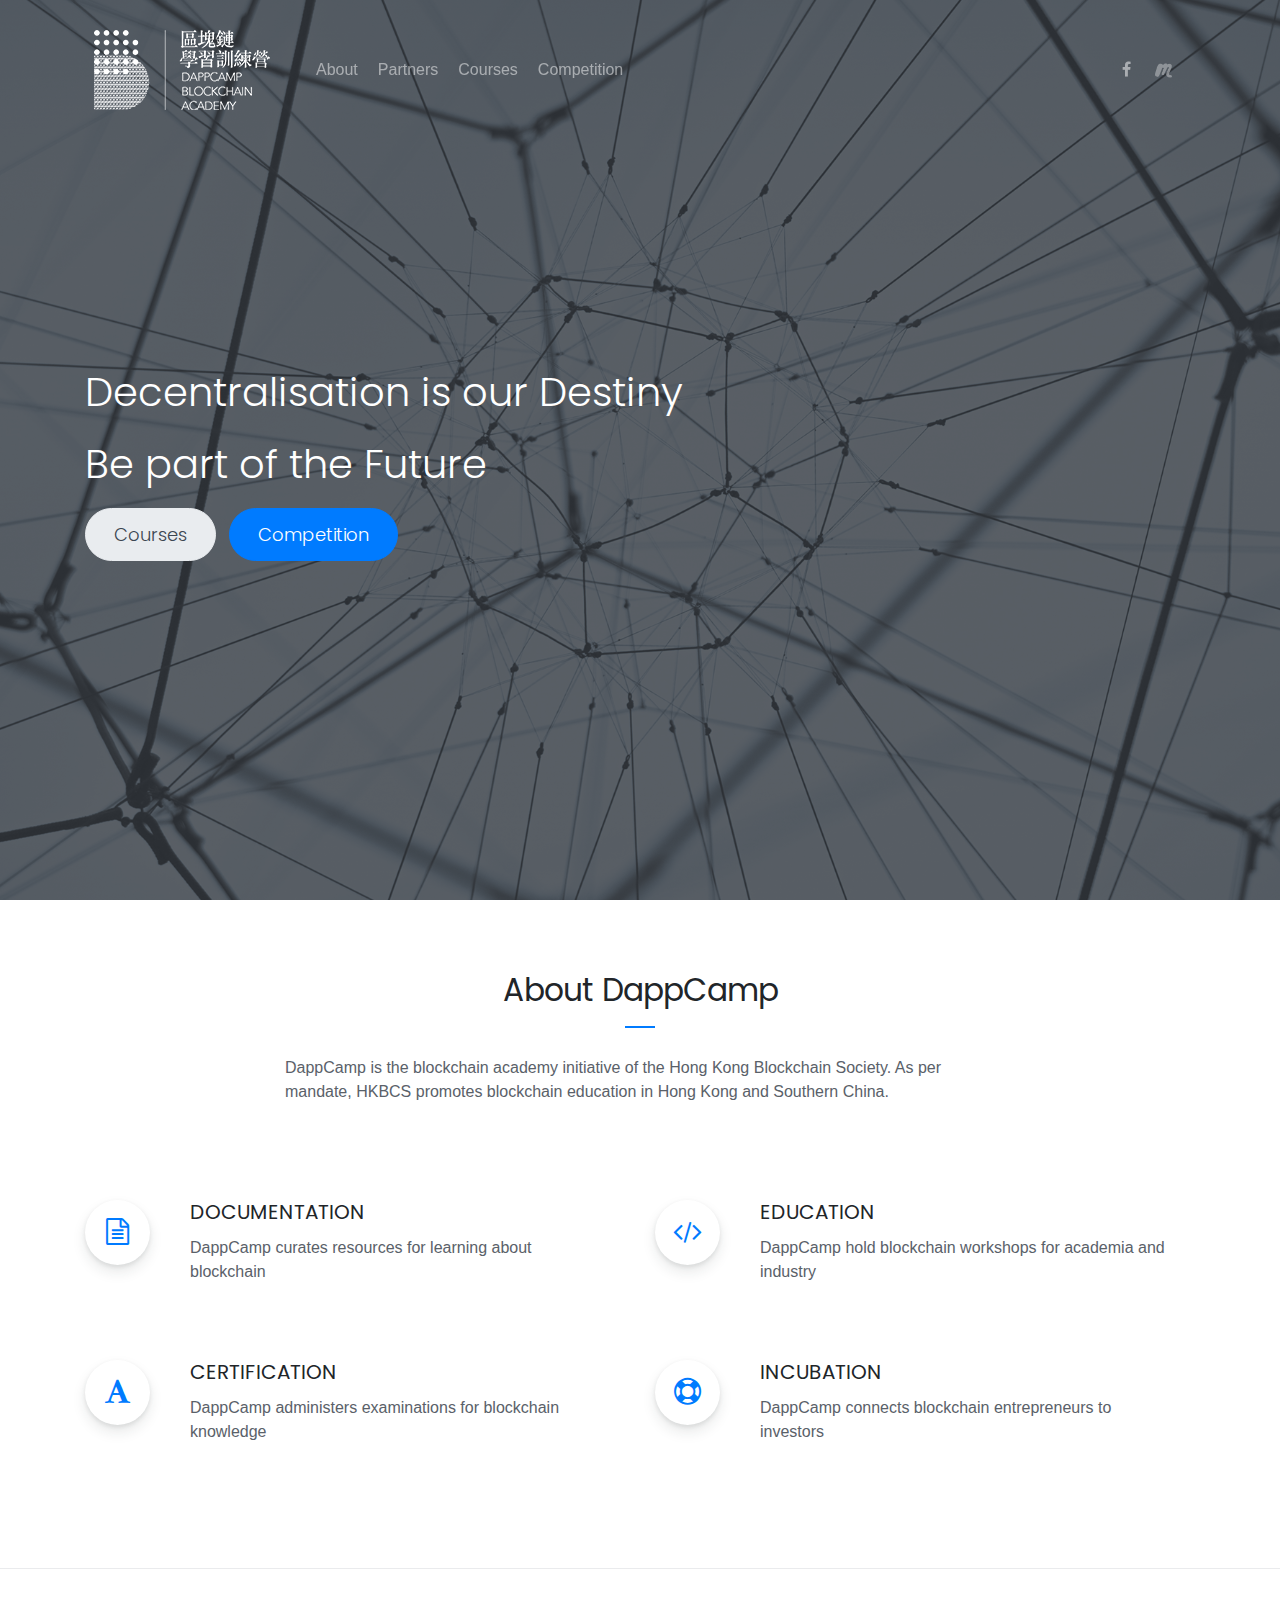
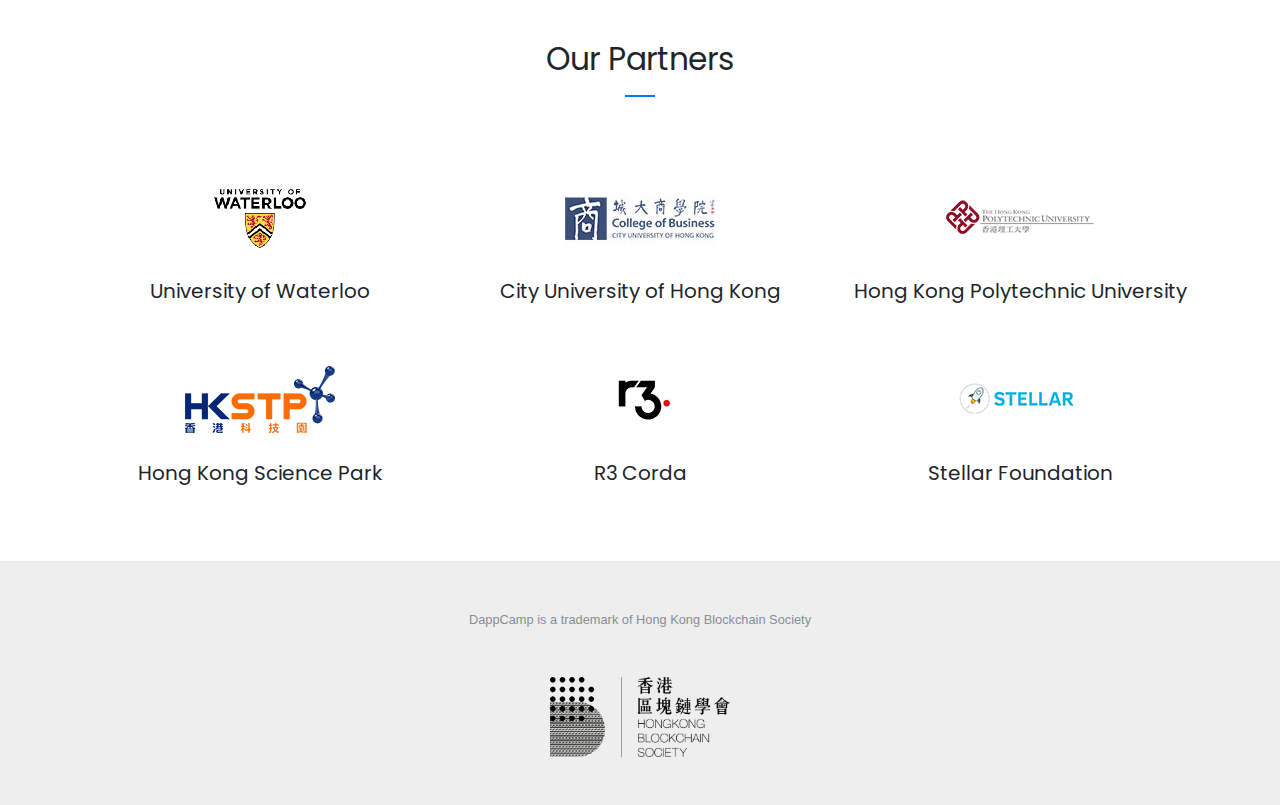
<file: index.html>
<!doctype html>
<html class="no-js" lang="en">

<head>


  <style>
    html {
      scroll-behavior: smooth !important;
    }
  </style>

  <!-- Global site tag (gtag.js) - Google Analytics -->
  <script async src="https://www.googletagmanager.com/gtag/js?id=UA-176911325-1"></script>
  <script>
    window.dataLayer = window.dataLayer || [];
    function gtag() { dataLayer.push(arguments); }
    gtag('js', new Date());

    gtag('config', 'UA-176911325-1');
  </script>

  <meta charset="utf-8">
  <meta http-equiv="x-ua-compatible" content="ie=edge">
  <title>DappCamp Blockchain Academy | Hong Kong Blockchain Society (HKBCS)</title>
  <meta name="viewport" content="width=device-width, initial-scale=1">
  <meta property="og:title" content="DappCamp Blockchain Academy | Hong Kong Blockchain Society (HKBCS)" />
  <meta property="og:type" content="website" />
  <meta property="og:image" content="images/og-image.jpg" />
  <meta property="og:description"
    content="DappCamp is the blockchain academy initiative of the Hong Kong Blockchain Society. As per mandate, HKBCS promotes blockchain education in Hong Kong and Southern China." />
  <link rel="stylesheet" href="css/bootstrap.css">
  <link rel="stylesheet" href="css/font-awesome-min.css">
  <link rel="stylesheet" href="css/theme-min.css">
  <link rel="stylesheet" href="css/home-extras-min.css">
  <link rel="stylesheet" href="css/style.css">
  <link rel="shortcut icon" type="image/x-icon" href="images/favicon.ico">
  <!-- Global site tag (gtag.js) - Google Analytics -->
  <script async src="https://www.googletagmanager.com/gtag/js?id=UA-113535301-1"></script>
  <script>
    window.dataLayer = window.dataLayer || [];
    function gtag() { dataLayer.push(arguments); }
    gtag('js', new Date());

    gtag('config', 'UA-113535301-1');
  </script>

</head>

<body class="shards-landing-page--1">


  <!-- Welcome Section -->
  <div class="container navigationbar">
    <!-- Navigation -->
    <div class="bg color"></div>
    <nav class="navbar navbar-expand-lg navbar-dark">
      <a class="navbar-brand" href="index.html"><img src="images/hkbcs-dappcamp-logo-dark.png" class="mr-2"
          alt="DappCamp Blockchain Academy"></a>
      <button class="navbar-toggler" type="button" data-toggle="collapse" data-target="#navbarNavDropdown"
        aria-controls="navbarNavDropdown" aria-expanded="false" aria-label="Toggle navigation">
        <span class="navbar-toggler-icon"></span>
      </button>
      <div class="collapse navbar-collapse" id="navbarNavDropdown">
        <ul class="navbar-nav">

          <li class="nav-item">
            <a class="nav-link" href="#about">About</a>
          </li>
          <li class="nav-item">
            <a class="nav-link" href="#partners">Partners</a>
          </li>
          <li class="nav-item">
            <a class="nav-link" href="courses.html">Courses</a>
          </li>
          <li class="nav-item">
            <a class="nav-link" href="competition.html">Competition</a>
          </li>
          <!-- <li class="nav-item dropdown active">
            <a class="nav-link dropdown-toggle" href="" id="navbarDropdownMenuLink" data-toggle="dropdown"
                aria-haspopup="true" aria-expanded="false">
                Events
            </a>
            <div class="dropdown-menu" aria-labelledby="navbarDropdownMenuLink">
                <a class="dropdown-item" href="">ISBC 2018</a>
            </div>
        </li> -->
        </ul>

        <ul class="navbar-nav ml-auto">
          <li class="nav-item">
            <a class="nav-link" href="https://www.facebook.com/hkblockchainsociety/" target="_blank"><i
                class="fa fa-facebook"></i></a>
          </li>
          <li class="nav-item">
            <a class="nav-link" href="https://www.meetup.com/hkblockchain/" target="_blank"><i class="meetup"></i></a>
          </li>
        </ul>
      </div>
    </nav>
    <!-- / Navigation -->
  </div>
  <!-- .container -->

  <div class="welcome d-flex justify-content-center flex-column">
    <!-- Inner Wrapper -->
    <div class="inner-wrapper mt-auto mb-auto container">
      <div class="row">
        <div class="col-md-12">
          <h1 class="welcome-heading display-4 text-white">Decentralisation is our Destiny</h1>
          <h1 class="welcome-heading display-4 text-white mb-4">Be part of the Future</h1>
          <a href="courses.html" class="btn btn-light btn-lg btn-pill align-self-center">Courses</a> &nbsp;
          <a href="./competition.html" class="btn btn-primary btn-lg btn-pill align-self-center">Competition</a>
        </div>
      </div>
    </div>
    <!-- / Inner Wrapper -->
  </div>
  <!-- / Welcome Section -->

  <!-- Our Services Section -->
  <div id="about" class="our-services section py-4">
    <h3 class="section-title text-center my-5">About DappCamp</h3>
    <div class="container mb-5">
      <div class="col-lg-8 col-md-10 ml-auto mr-auto">
        <p>DappCamp is the blockchain academy initiative of the Hong Kong Blockchain Society. As per mandate, HKBCS
          promotes blockchain education in Hong Kong and Southern China.</p>
      </div>
    </div>
    <!-- Features -->
    <div class="features py-4 mb-4">
      <div class="container">
        <div class="row">
          <div class="feature py-4 col-md-6 d-flex">
            <div class="icon text-primary mr-3"><i class="fa fa-file-text-o"></i></div>
            <div class="px-4">
              <h5>DOCUMENTATION</h5>
              <p>DappCamp curates resources for learning about blockchain</p>
            </div>
          </div>
          <div class="feature py-4 col-md-6 d-flex">
            <div class="icon text-primary mr-3"><i class="fa fa-code"></i></div>
            <div class="px-4">
              <h5>EDUCATION</h5>
              <p>DappCamp hold blockchain workshops for academia and industry</p>
            </div>
          </div>
        </div>

        <div class="row">
          <div class="feature py-4 col-md-6 d-flex">
            <div class="icon text-primary mr-3"><i class="fa fa-font"></i></div>
            <div class="px-4">
              <h5>CERTIFICATION</h5>
              <p>DappCamp administers examinations for blockchain knowledge</p>
            </div>
          </div>
          <div class="feature py-4 col-md-6 d-flex">
            <div class="icon text-primary mr-3"><i class="fa fa-support"></i></div>
            <div class="px-4">
              <h5>INCUBATION</h5>
              <p>DappCamp connects blockchain entrepreneurs to investors</p>
            </div>
          </div>
        </div>
      </div>
    </div>
    <!-- / Features -->
  </div>
  <!-- / Our Services Section -->

  <!-- Testimonials Section -->
  <div id="partners" class="section py-4">
    <h3 class="section-title text-center m-5">Our Partners</h3>
    <div class="container py-5">
      <div class="row mb-5">
        <div class="col-md-4 testimonial text-center">
          <div class="avatar mb-3 ml-auto mr-auto">
            <a href="https://uwaterloo.ca" target="_blank"><img src="images/u-of-waterloo.png" class="w-100"
                alt="University of Waterloo" /></a>
          </div>
          <h5 class="mb-1">University of Waterloo</h5>
        </div>

        <div class="col-md-4 testimonial text-center">
          <div class="avatar mb-3 ml-auto mr-auto">
            <a href="http://www.cityu.edu.hk/" target="_blank"><img src="images/city-u-of-hongkong.png" class="w-100"
                alt="City University of Hong Kong" /></a>
          </div>
          <h5 class="mb-1">City University of Hong Kong</h5>
        </div>

        <div class="col-md-4 testimonial text-center">
          <div class="avatar mb-3 ml-auto mr-auto">
            <a href="https://www.polyu.edu.hk" target="_blank"><img src="images/polyu-hk.png" class="w-100"
                alt="Polytechnic University of Hong Kong" /></a>
          </div>
          <h5 class="mb-1">Hong Kong Polytechnic University</h5>
        </div>
      </div>
      <div class="row">
        <div class="col-md-4 testimonial text-center">
          <div class="avatar mb-3 ml-auto mr-auto">
            <a href="https://www.hkstp.org/en" target="_blank"><img src="images/hkstp-logo.png" class="w-100"
                alt="Hong Kong Science Park" /></a>
          </div>
          <h5 class="mb-1">Hong Kong Science Park</h5>
        </div>

        <div class="col-md-4 testimonial text-center">
          <div class="avatar mb-3 ml-auto mr-auto">
            <a href="https://www.r3.com/" target="_blank"><img src="images/r3-logo.png" class="w-100"
                alt="R3 Corda" /></a>
          </div>
          <h5 class="mb-1">R3 Corda</h5>
        </div>

        <div class="col-md-4 testimonial text-center">
          <div class="avatar mb-3 ml-auto mr-auto">
            <a href="https://www.stellar.org/" target="_blank"><img src="images/stellar-logo.png" class="w-100"
                alt="Stellar Foundation" /></a>
          </div>
          <h5 class="mb-1">Stellar Foundation</h5>
        </div>
      </div>
    </div>
  </div>
  <!-- / Testimonials Section -->
  <!--         <div id="cards" class="container mb-5">
          <h3 class="section-title text-center m-5">Upcoming events</h3>

            <div class="example col-md-12 ml-auto mr-auto">
                <div class="row">
                    <div class="col-lg-4 col-md-6 col-sm-6 mb-4">
                        <div class="card">
                            <div class="card-body">
                              <p class="card-text">
                                Tuesday, February 27th<br>
                                18:30 - 20:30
                            </p>
                                <h4 class="card-title" style="margin-top:0;">Workshop 1/3: Blockchain from First Principles</h4>
                                <p class="card-text-desc">City University - Room 2505, Li Dak Sum Yip Yio Chin A Bldg</p>
                                <a href="https://goo.gl/r6AFxD" target="_blank" class="btn btn-primary" style="margin-right: 10px;">Attend</a>
                                <a href="https://goo.gl/Ttuy3z" target="_blank" class="btn btn-outline-light align-self-center"><i class="fa fa-facebook" style="margin-right:5px;"></i>Visit Page</a>
                            </div>
                        </div>
                    </div>

                    <div class="col-lg-4 col-md-6 col-sm-6 mb-4 sm-hidden">
                        <div class="card">
                            <div class="card-body">
                              <p class="card-text">
                                Thursday, March 1st<br>
                                18:30 - 20:30
                            </p>
                                <h4 class="card-title" style="margin-top:0;">Workshop 2/3: Legality+Compliance for Blockchain</h4>
                                <p class="card-text-desc"> City University - Room 2505, Li Dak Sum Yip Yio Chin A Bldg</p>
                                <a href="https://goo.gl/r6AFxD" target="_blank" class="btn btn-primary" style="margin-right: 10px;">Attend</a>
                                <a href="https://goo.gl/npGXcg" target="_blank" class="btn btn-outline-light align-self-center"><i class="fa fa-facebook" style="margin-right:5px;"></i>Visit Page</a>
                            </div>
                        </div>
                    </div>

                    <div class="col-lg-4 col-md-6 col-sm-6 mb-4 sm-hidden">
                        <div class="card">
                            <div class="card-body">
                              <p class="card-text">
                                Friday, March 2nd<br>
                                18:30 - 20:30
                            </p>
                                <h4 class="card-title" style="margin-top:0;">Workshop 3/3: Business Strategies in Blockchain</h4>
                                <p class="card-text-desc">City University - LT-4, Yeung Kin Man Academic Building</p>
                                <a href="https://goo.gl/r6AFxD" target="_blank" class="btn btn-primary" style="margin-right: 10px;">Attend</a>
                                <a href="https://goo.gl/TpgwCG" target="_blank" class="btn btn-outline-light align-self-center"><i class="fa fa-facebook" style="margin-right:5px;"></i>Visit Page</a>
                            </div>
                        </div>
                    </div>

					<div class="col-lg-4 col-md-6 col-sm-6 mb-4">
                        <div class="card">
                            <div class="card-body">
                              <p class="card-text">
                                Wednesday, March 28th<br>
                                18:30 - 20:30
                            </p>
                                <h4 class="card-title" style="margin-top:0;">Networking: Block Dating & DappCamp Launch</h4>
                                <p class="card-text-desc">City University - 8-210, Lau Ming Wai Academic Building</p>
                                <a href="https://goo.gl/r6AFxD" target="_blank" class="btn btn-primary" style="margin-right: 10px;">Attend</a>
                                <a href="https://goo.gl/4RbjZi" target="_blank" class="btn btn-outline-light align-self-center"><i class="fa fa-facebook" style="margin-right:5px;"></i>Visit Page</a>
                            </div>
                        </div>
                    </div>

                    <div class="col-lg-4 col-md-6 col-sm-6 mb-4">
                        <div class="card">
                            <div class="card-body">
                              <p class="card-text">
                                Wednesday, May 30th
                                <br>14:30 - 18:30
                            </p>
                                <h4 class="card-title" style="margin-top:0;">Finals: DappCamp Demo Day</h4>
                                <p class="card-text-desc">City University - Room 2505, Li Dak Sum Yip Yio Chin A Bldg</p>
                                <a href="https://goo.gl/r6AFxD" target="_blank" class="btn btn-primary" style="margin-right: 10px;">Attend</a>
                                <a href="https://goo.gl/sKmokZ" target="_blank"class="btn btn-outline-light align-self-center"><i class="fa fa-facebook" style="margin-right:5px;"></i>Visit Page</a>
                            </div>
                        </div>
                    </div>
                </div>
                <div class="row">
	                <div class="share d-table ml-auto mr-auto mt-5">
	                  <a href="competition.html" class="btn btn-primary btn-pill align-self-center mr-2">Learn About The Competition</a>
	                </div>
                </div>
            </div>

        </div>
 -->

  <!-- Footer Section -->
  <footer class="main-footer py-5">
    <p class="text-muted text-center small p-0 mb-5">DappCamp is a trademark of Hong Kong Blockchain Society</p>
    <div class="product-by">
      <a href="http://www.hkbcs.org/" target="_blank">
        <img src="images/hkbcs-logo.png" alt="Hong Kong Blockchain Soceity">
      </a>
    </div>
  </footer>
  <!-- / Footer Section -->

  <!-- JavaScript Dependencies -->
  <script src="js/jquery-3.2.1.min.js"></script>
  <script src="js/popper.min.js"></script>
  <script src="js/bootstrap.min.js"></script>
  <script src="js/custom.js"></script>
</body>

</html>
</file>
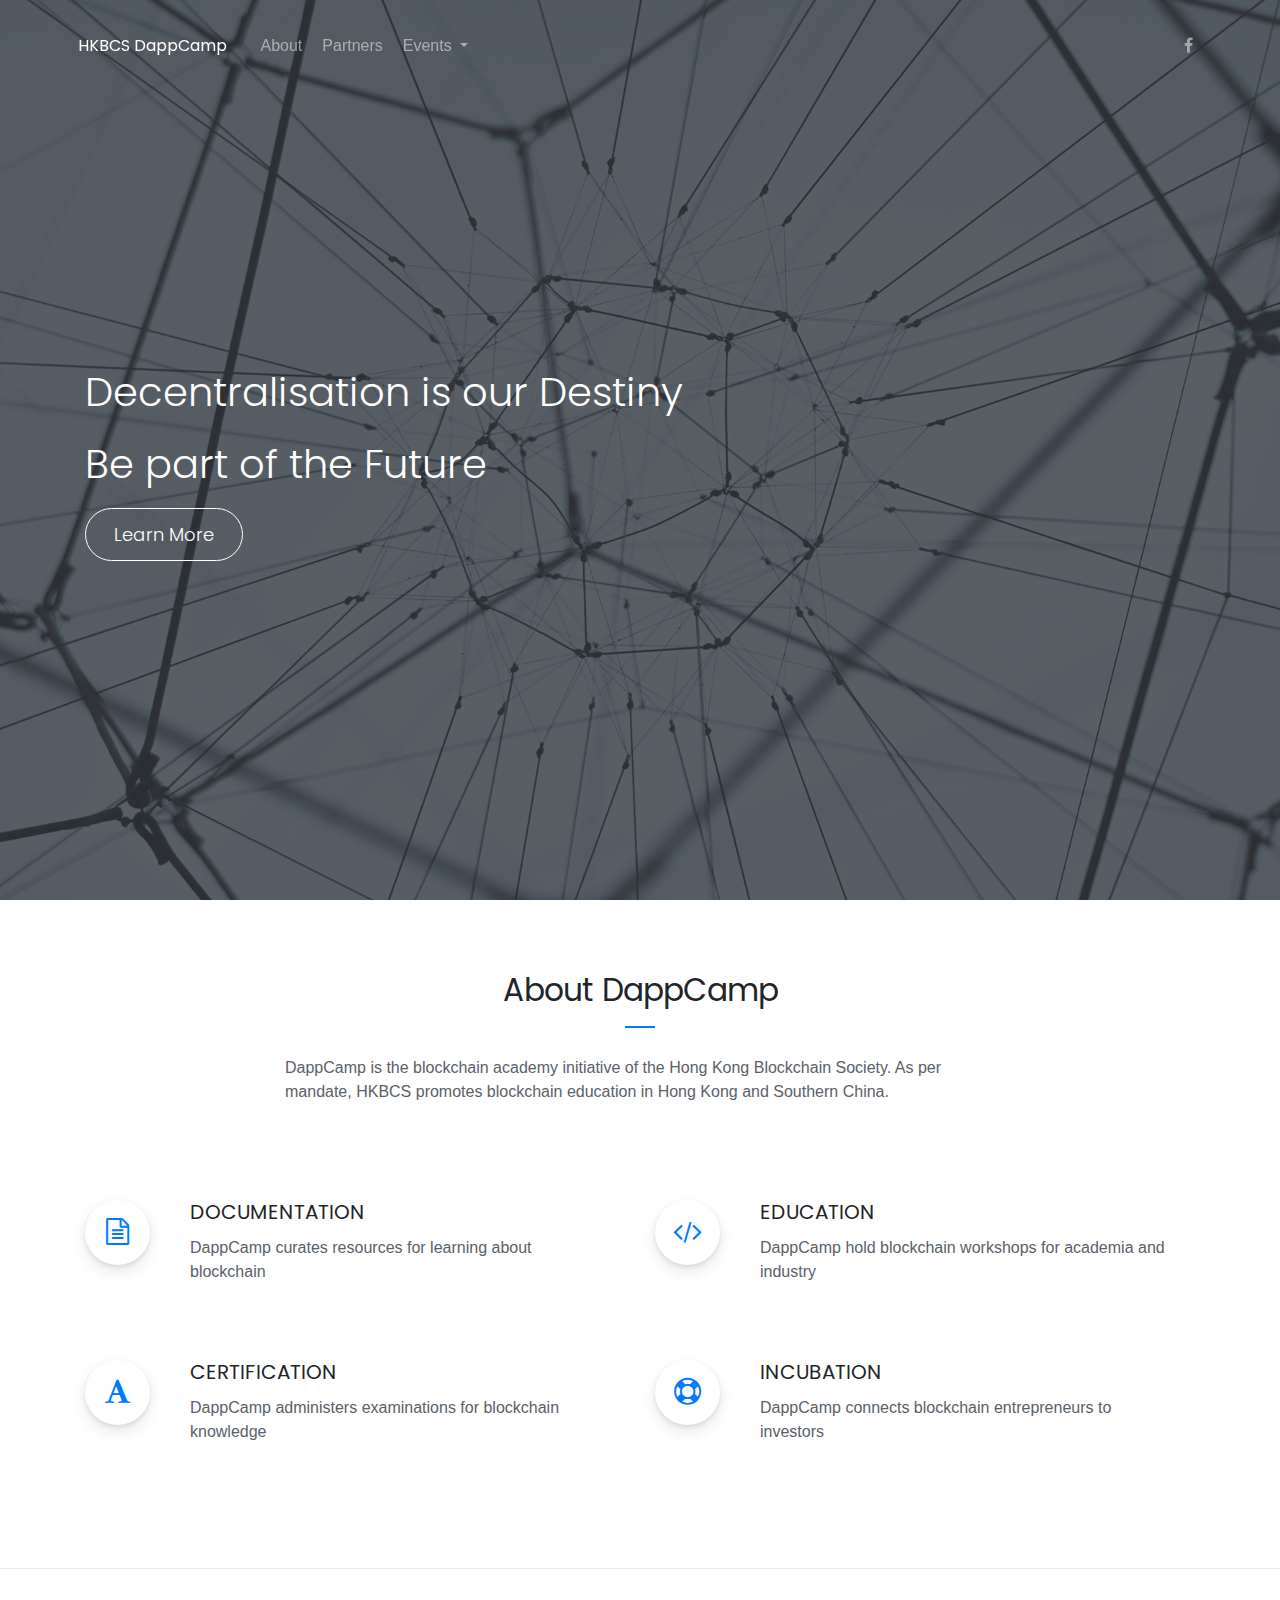
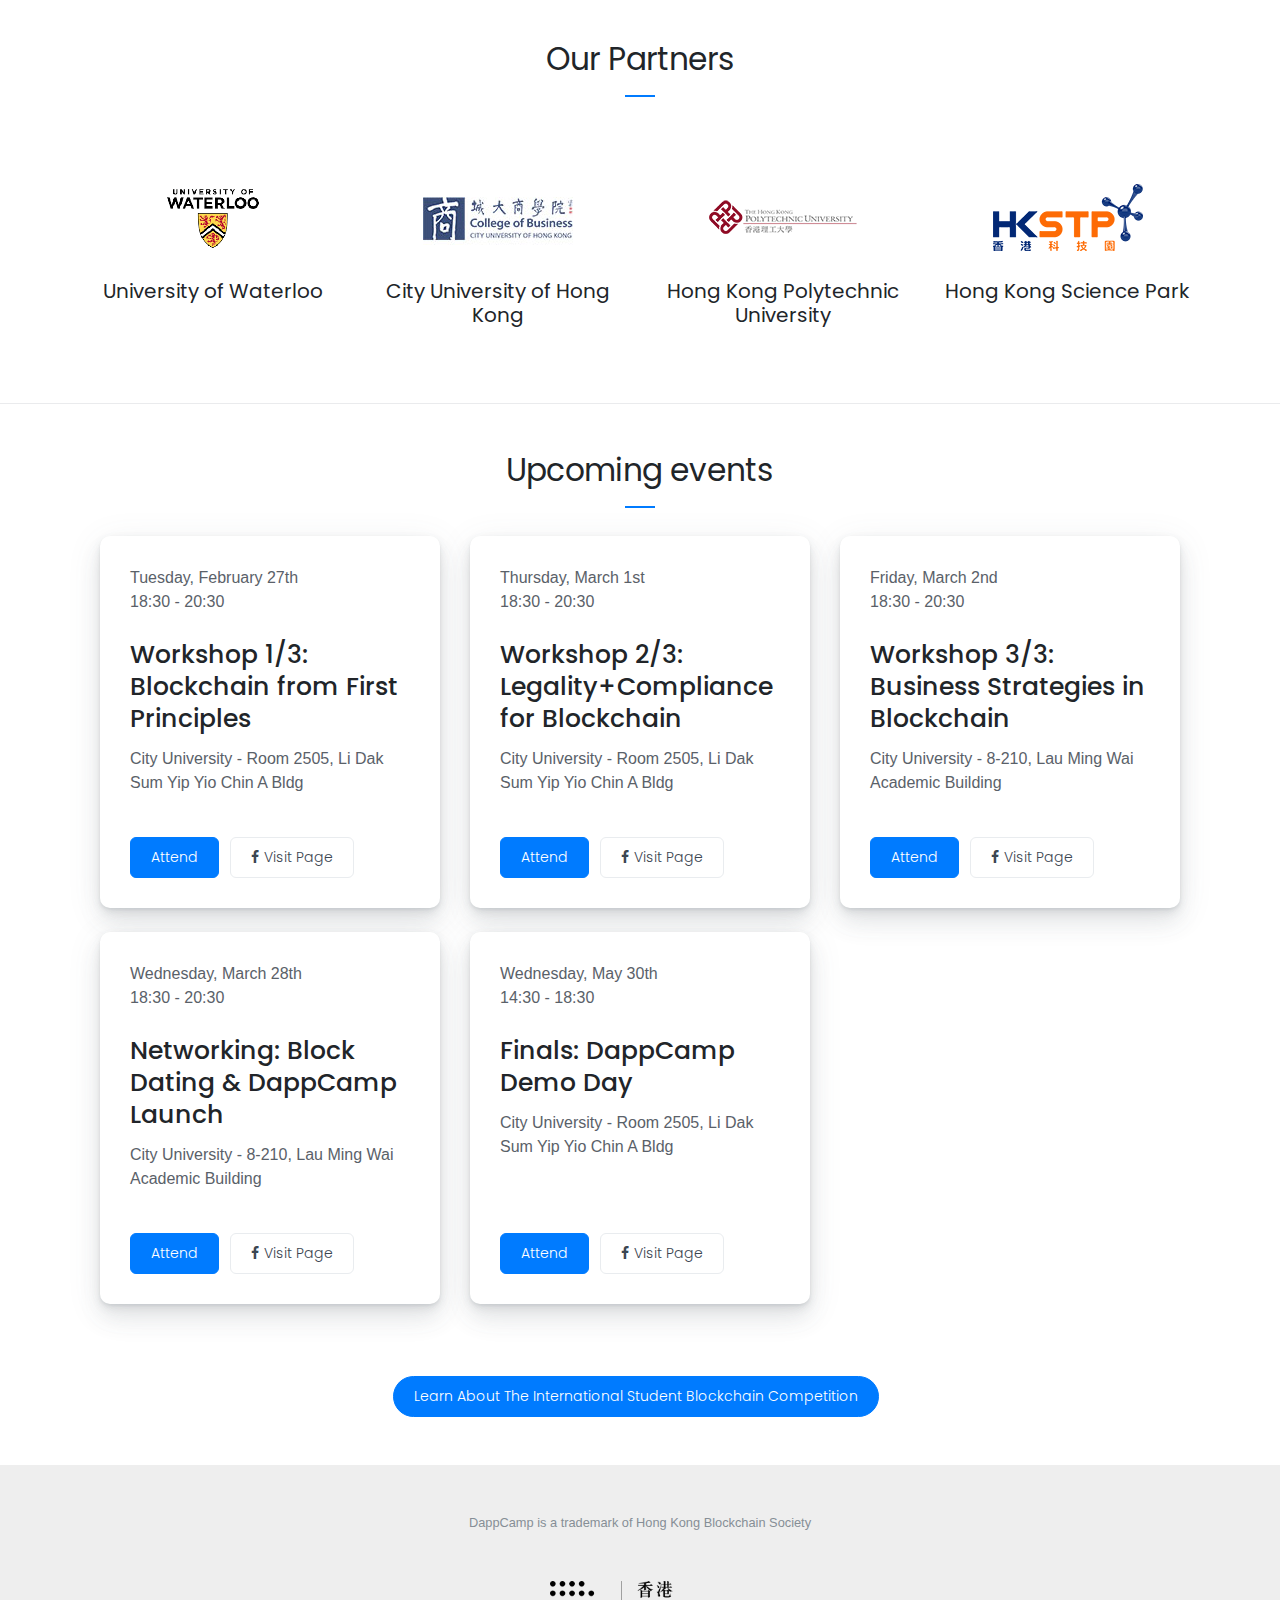
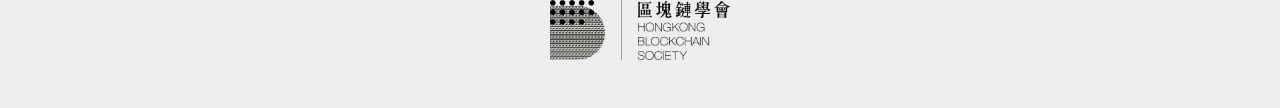
<file: staging/index.html>
<!doctype html>
<html class="no-js" lang="en">

<head>
  <!-- Global site tag (gtag.js) - Google Analytics -->
  <script async src="https://www.googletagmanager.com/gtag/js?id=UA-176911325-1"></script>
  <script>
    window.dataLayer = window.dataLayer || [];
    function gtag() { dataLayer.push(arguments); }
    gtag('js', new Date());

    gtag('config', 'UA-176911325-1');
  </script>

  <meta charset="utf-8">
  <meta http-equiv="x-ua-compatible" content="ie=edge">
  <title>DappCamp by HKBCS</title>
  <meta name="viewport" content="width=device-width, initial-scale=1">
  <meta property="og:title" content="DappCamp | Presented by Hong Kong Blockchain Soceity" />
  <meta property="og:type" content="website" />
  <meta property="og:image" content="images/og-image.jpg" />
  <meta property="og:description"
    content="DappCamp is the blockchain academy initiative of the Hong Kong Blockchain Society. As per mandate, HKBCS promotes blockchain education in Hong Kong and Southern China." />
  <link rel="stylesheet" href="css/bootstrap.css">
  <link rel="stylesheet" href="css/font-awesome-min.css">
  <link rel="stylesheet" href="css/theme-min.css">
  <link rel="stylesheet" href="css/home-extras-min.css">
  <link rel="stylesheet" href="css/style.css">
  <link rel="shortcut icon" type="image/x-icon" href="images/favicon.ico">
  <!-- Global site tag (gtag.js) - Google Analytics -->
  <script async src="https://www.googletagmanager.com/gtag/js?id=UA-113535301-1"></script>
  <script>
    window.dataLayer = window.dataLayer || [];
    function gtag() { dataLayer.push(arguments); }
    gtag('js', new Date());

    gtag('config', 'UA-113535301-1');
  </script>

</head>

<body class="shards-landing-page--1">


  <!-- Welcome Section -->
  <div class="container navigationbar">
    <!-- Navigation -->
    <div class="bg color"></div>
    <nav class="navbar navbar-expand-lg navbar-dark pt-4 px-0">
      <a class="navbar-brand" href="index.html">
        <!-- <img src="images/agency-landing/shards-logo-white.svg" class="mr-2" alt="Shards - Agency Landing Page"> -->HKBCS
        DappCamp</a>
      <button class="navbar-toggler" type="button" data-toggle="collapse" data-target="#navbarNavDropdown"
        aria-controls="navbarNavDropdown" aria-expanded="false" aria-label="Toggle navigation">
        <span class="navbar-toggler-icon"></span>
      </button>
      <div class="collapse navbar-collapse" id="navbarNavDropdown">
        <ul class="navbar-nav">

          <li class="nav-item">
            <a class="nav-link" href="#about">About</a>
          </li>
          <li class="nav-item">
            <a class="nav-link" href="#partners">Partners</a>
          </li>
          <li class="nav-item dropdown">
            <a class="nav-link dropdown-toggle" href="" id="navbarDropdownMenuLink" data-toggle="dropdown"
              aria-haspopup="true" aria-expanded="false">
              Events
            </a>
            <div class="dropdown-menu" aria-labelledby="navbarDropdownMenuLink">
              <a class="dropdown-item" href="competition.html">International Student Blockchain Competition</a>
            </div>
          </li>
        </ul>

        <ul class="navbar-nav ml-auto">
          <li class="nav-item">
            <a class="nav-link" href="https://www.facebook.com/hkblockchainsociety/" target="_blank"><i
                class="fa fa-facebook"></i></a>
          </li>
        </ul>
      </div>
    </nav>
    <!-- / Navigation -->
  </div>
  <!-- .container -->

  <div class="welcome d-flex justify-content-center flex-column">
    <!-- Inner Wrapper -->
    <div class="inner-wrapper mt-auto mb-auto container">
      <div class="row">
        <div class="col-md-12">
          <h1 class="welcome-heading display-4 text-white">Decentralisation is our Destiny</h1>
          <h1 class="welcome-heading display-4 text-white mb-4">Be part of the Future</h1>
          <a href="#about" class="btn btn-lg btn-outline-white btn-pill align-self-center">Learn More</a>
        </div>
      </div>
    </div>
    <!-- / Inner Wrapper -->
  </div>
  <!-- / Welcome Section -->

  <!-- Our Services Section -->
  <div id="about" class="our-services section py-4">
    <h3 class="section-title text-center my-5">About DappCamp</h3>
    <div class="container mb-5">
      <div class="col-lg-8 col-md-10 ml-auto mr-auto">
        <p>DappCamp is the blockchain academy initiative of the Hong Kong Blockchain Society. As per mandate, HKBCS
          promotes blockchain education in Hong Kong and Southern China.</p>
      </div>
    </div>
    <!-- Features -->
    <div class="features py-4 mb-4">
      <div class="container">
        <div class="row">
          <div class="feature py-4 col-md-6 d-flex">
            <div class="icon text-primary mr-3"><i class="fa fa-file-text-o"></i></div>
            <div class="px-4">
              <h5>DOCUMENTATION</h5>
              <p>DappCamp curates resources for learning about blockchain</p>
            </div>
          </div>
          <div class="feature py-4 col-md-6 d-flex">
            <div class="icon text-primary mr-3"><i class="fa fa-code"></i></div>
            <div class="px-4">
              <h5>EDUCATION</h5>
              <p>DappCamp hold blockchain workshops for academia and industry</p>
            </div>
          </div>
        </div>

        <div class="row">
          <div class="feature py-4 col-md-6 d-flex">
            <div class="icon text-primary mr-3"><i class="fa fa-font"></i></div>
            <div class="px-4">
              <h5>CERTIFICATION</h5>
              <p>DappCamp administers examinations for blockchain knowledge</p>
            </div>
          </div>
          <div class="feature py-4 col-md-6 d-flex">
            <div class="icon text-primary mr-3"><i class="fa fa-support"></i></div>
            <div class="px-4">
              <h5>INCUBATION</h5>
              <p>DappCamp connects blockchain entrepreneurs to investors</p>
            </div>
          </div>
        </div>
      </div>
    </div>
    <!-- / Features -->
  </div>
  <!-- / Our Services Section -->

  <!-- Testimonials Section -->
  <div id="partners" class="section py-4">
    <h3 class="section-title text-center m-5">Our Partners</h3>
    <div class="container py-5">
      <div class="row">
        <div class="col-md-3 testimonial text-center">
          <div class="avatar mb-3 ml-auto mr-auto">
            <a href="https://uwaterloo.ca" target="_blank"><img src="images/u-of-waterloo.png" class="w-100"
                alt="University of Waterloo" /></a>
          </div>
          <h5 class="mb-1">University of Waterloo</h5>
        </div>

        <div class="col-md-3 testimonial text-center">
          <div class="avatar mb-3 ml-auto mr-auto">
            <a href="http://www.cityu.edu.hk/" target="_blank"><img src="images/city-u-of-hongkong.png" class="w-100"
                alt="City University of Hong Kong" /></a>
          </div>
          <h5 class="mb-1">City University of Hong Kong</h5>
        </div>

        <div class="col-md-3 testimonial text-center">
          <div class="avatar mb-3 ml-auto mr-auto">
            <a href="https://www.polyu.edu.hk" target="_blank"><img src="images/polyu-hk.png" class="w-100"
                alt="Polytechnic University of Hong Kong" /></a>
          </div>
          <h5 class="mb-1">Hong Kong Polytechnic University</h5>
        </div>

        <div class="col-md-3 testimonial text-center">
          <div class="avatar mb-3 ml-auto mr-auto">
            <a href="https://www.hkstp.org/en" target="_blank"><img src="images/hkstp-logo.png" class="w-100"
                alt="Hong Kong Science Park" /></a>
          </div>
          <h5 class="mb-1">Hong Kong Science Park</h5>
        </div>
      </div>
    </div>
  </div>
  <!-- / Testimonials Section -->
  <div id="cards" class="container mb-5">
    <h3 class="section-title text-center m-5">Upcoming events</h3>

    <div class="example col-md-12 ml-auto mr-auto">
      <div class="row">
        <div class="col-lg-4 col-md-6 col-sm-6 mb-4">
          <div class="card">
            <div class="card-body">
              <p class="card-text">
                Tuesday, February 27th<br>
                18:30 - 20:30
              </p>
              <h4 class="card-title" style="margin-top:0;">Workshop 1/3: Blockchain from First Principles</h4>
              <p class="card-text-desc">City University - Room 2505, Li Dak Sum Yip Yio Chin A Bldg</p>
              <a href="https://goo.gl/r6AFxD" target="_blank" class="btn btn-primary"
                style="margin-right: 10px;">Attend</a>
              <a href="https://goo.gl/Ttuy3z" target="_blank" class="btn btn-outline-light align-self-center"><i
                  class="fa fa-facebook" style="margin-right:5px;"></i>Visit Page</a>
            </div>
          </div>
        </div>

        <div class="col-lg-4 col-md-6 col-sm-6 mb-4 sm-hidden">
          <div class="card">
            <div class="card-body">
              <p class="card-text">
                Thursday, March 1st<br>
                18:30 - 20:30
              </p>
              <h4 class="card-title" style="margin-top:0;">Workshop 2/3: Legality+Compliance for Blockchain</h4>
              <p class="card-text-desc"> City University - Room 2505, Li Dak Sum Yip Yio Chin A Bldg</p>
              <a href="https://goo.gl/r6AFxD" target="_blank" class="btn btn-primary"
                style="margin-right: 10px;">Attend</a>
              <a href="https://goo.gl/npGXcg" target="_blank" class="btn btn-outline-light align-self-center"><i
                  class="fa fa-facebook" style="margin-right:5px;"></i>Visit Page</a>
            </div>
          </div>
        </div>

        <div class="col-lg-4 col-md-6 col-sm-6 mb-4 sm-hidden">
          <div class="card">
            <div class="card-body">
              <p class="card-text">
                Friday, March 2nd<br>
                18:30 - 20:30
              </p>
              <h4 class="card-title" style="margin-top:0;">Workshop 3/3: Business Strategies in Blockchain</h4>
              <p class="card-text-desc">City University - 8-210, Lau Ming Wai Academic Building</p>
              <a href="https://goo.gl/r6AFxD" target="_blank" class="btn btn-primary"
                style="margin-right: 10px;">Attend</a>
              <a href="https://goo.gl/TpgwCG" target="_blank" class="btn btn-outline-light align-self-center"><i
                  class="fa fa-facebook" style="margin-right:5px;"></i>Visit Page</a>
            </div>
          </div>
        </div>

        <div class="col-lg-4 col-md-6 col-sm-6 mb-4">
          <div class="card">
            <div class="card-body">
              <p class="card-text">
                Wednesday, March 28th<br>
                18:30 - 20:30
              </p>
              <h4 class="card-title" style="margin-top:0;">Networking: Block Dating & DappCamp Launch</h4>
              <p class="card-text-desc">City University - 8-210, Lau Ming Wai Academic Building</p>
              <a href="https://goo.gl/r6AFxD" target="_blank" class="btn btn-primary"
                style="margin-right: 10px;">Attend</a>
              <a href="https://goo.gl/4RbjZi" target="_blank" class="btn btn-outline-light align-self-center"><i
                  class="fa fa-facebook" style="margin-right:5px;"></i>Visit Page</a>
            </div>
          </div>
        </div>

        <div class="col-lg-4 col-md-6 col-sm-6 mb-4">
          <div class="card">
            <div class="card-body">
              <p class="card-text">
                Wednesday, May 30th
                <br>14:30 - 18:30
              </p>
              <h4 class="card-title" style="margin-top:0;">Finals: DappCamp Demo Day</h4>
              <p class="card-text-desc">City University - Room 2505, Li Dak Sum Yip Yio Chin A Bldg</p>
              <a href="https://goo.gl/r6AFxD" target="_blank" class="btn btn-primary"
                style="margin-right: 10px;">Attend</a>
              <a href="https://goo.gl/sKmokZ" target="_blank" class="btn btn-outline-light align-self-center"><i
                  class="fa fa-facebook" style="margin-right:5px;"></i>Visit Page</a>
            </div>
          </div>
        </div>
      </div>
      <div class="row">
        <div class="share d-table ml-auto mr-auto mt-5">
          <a href="competition.html" class="btn btn-primary btn-pill align-self-center mr-2">Learn About The
            International Student Blockchain Competition</a>
        </div>
      </div>
    </div>

  </div>
  <!-- Footer Section -->
  <footer class="main-footer py-5">
    <p class="text-muted text-center small p-0 mb-5">DappCamp is a trademark of Hong Kong Blockchain Society</p>
    <div class="product-by">
      <a href="http://www.hkbcs.org/" target="_blank">
        <img src="images/hkbcs-logo.png" alt="Hong Kong Blockchain Soceity">
      </a>
    </div>
  </footer>
  <!-- / Footer Section -->

  <!-- JavaScript Dependencies -->
  <script src="js/jquery-3.2.1.min.js"></script>
  <script src="js/popper.min.js"></script>
  <script src="js/bootstrap.min.js"></script>
  <script src="js/custom.js"></script>
</body>

</html>
</file>
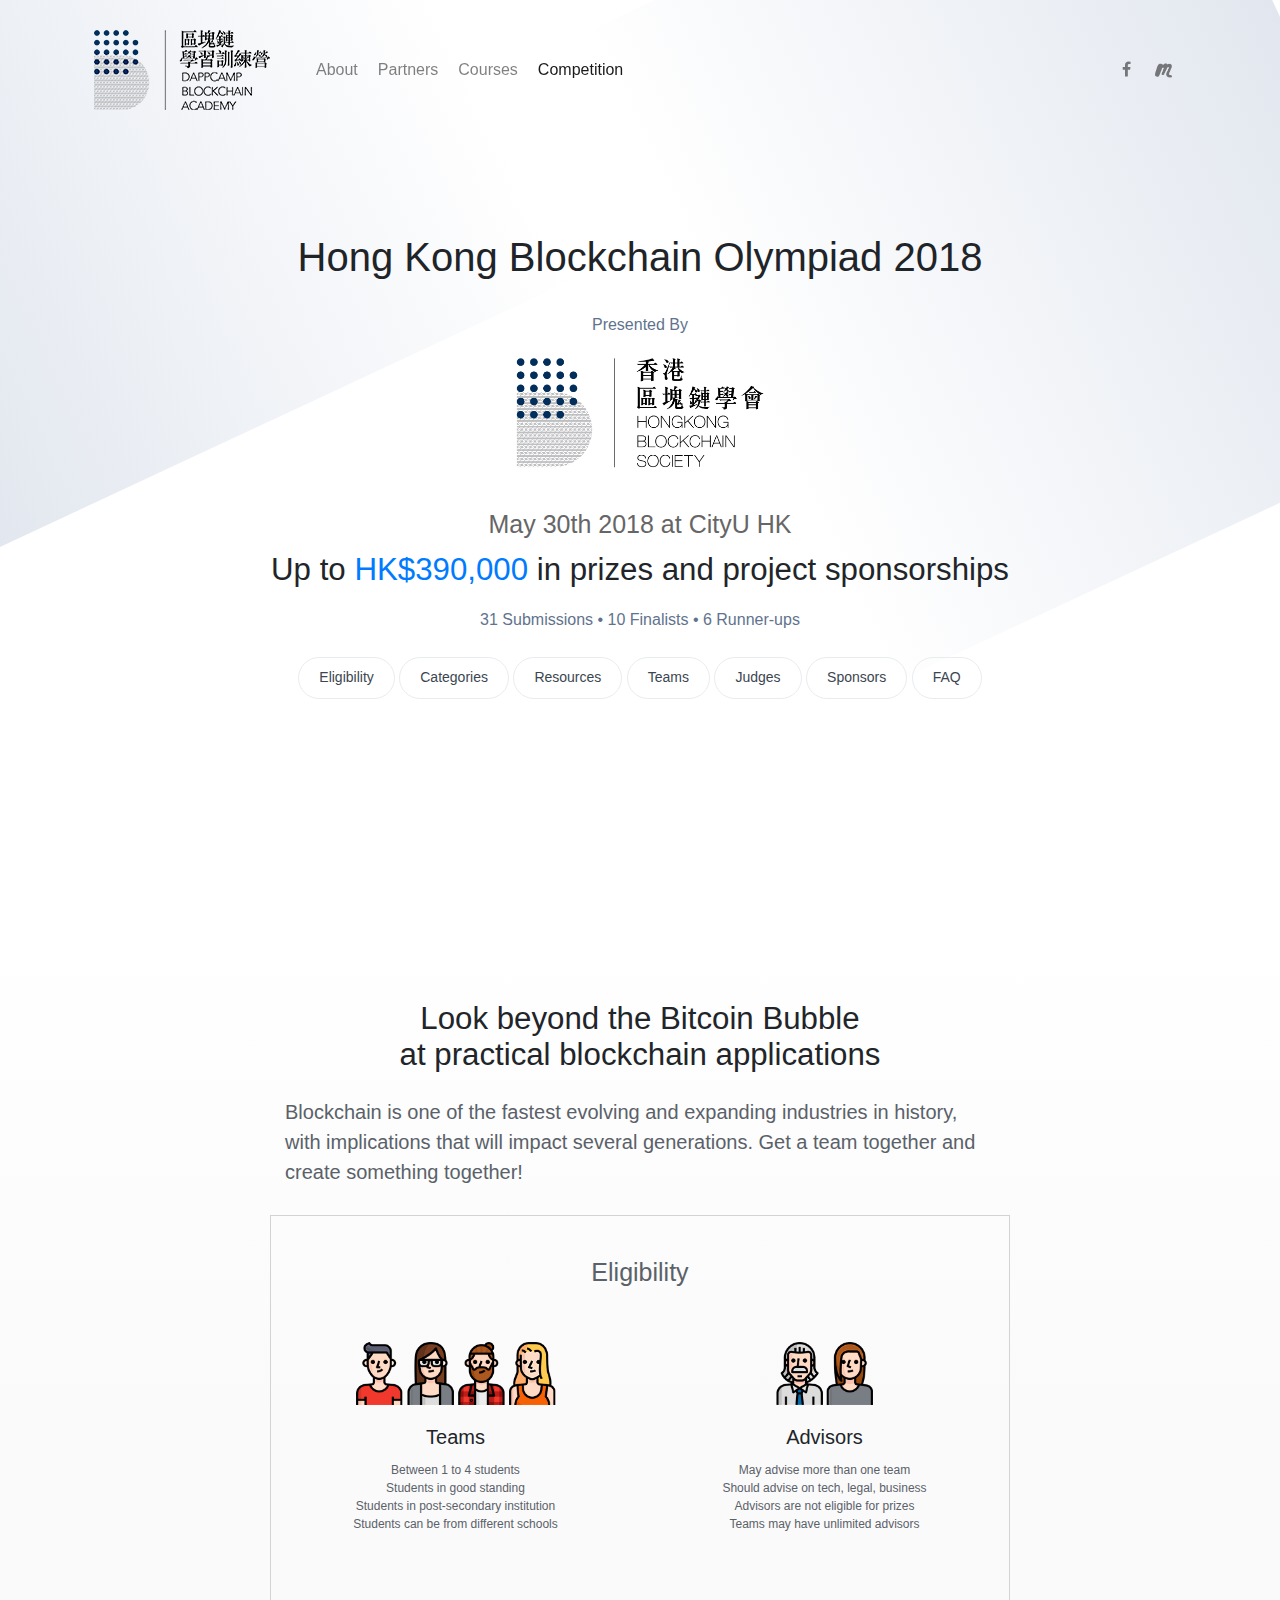
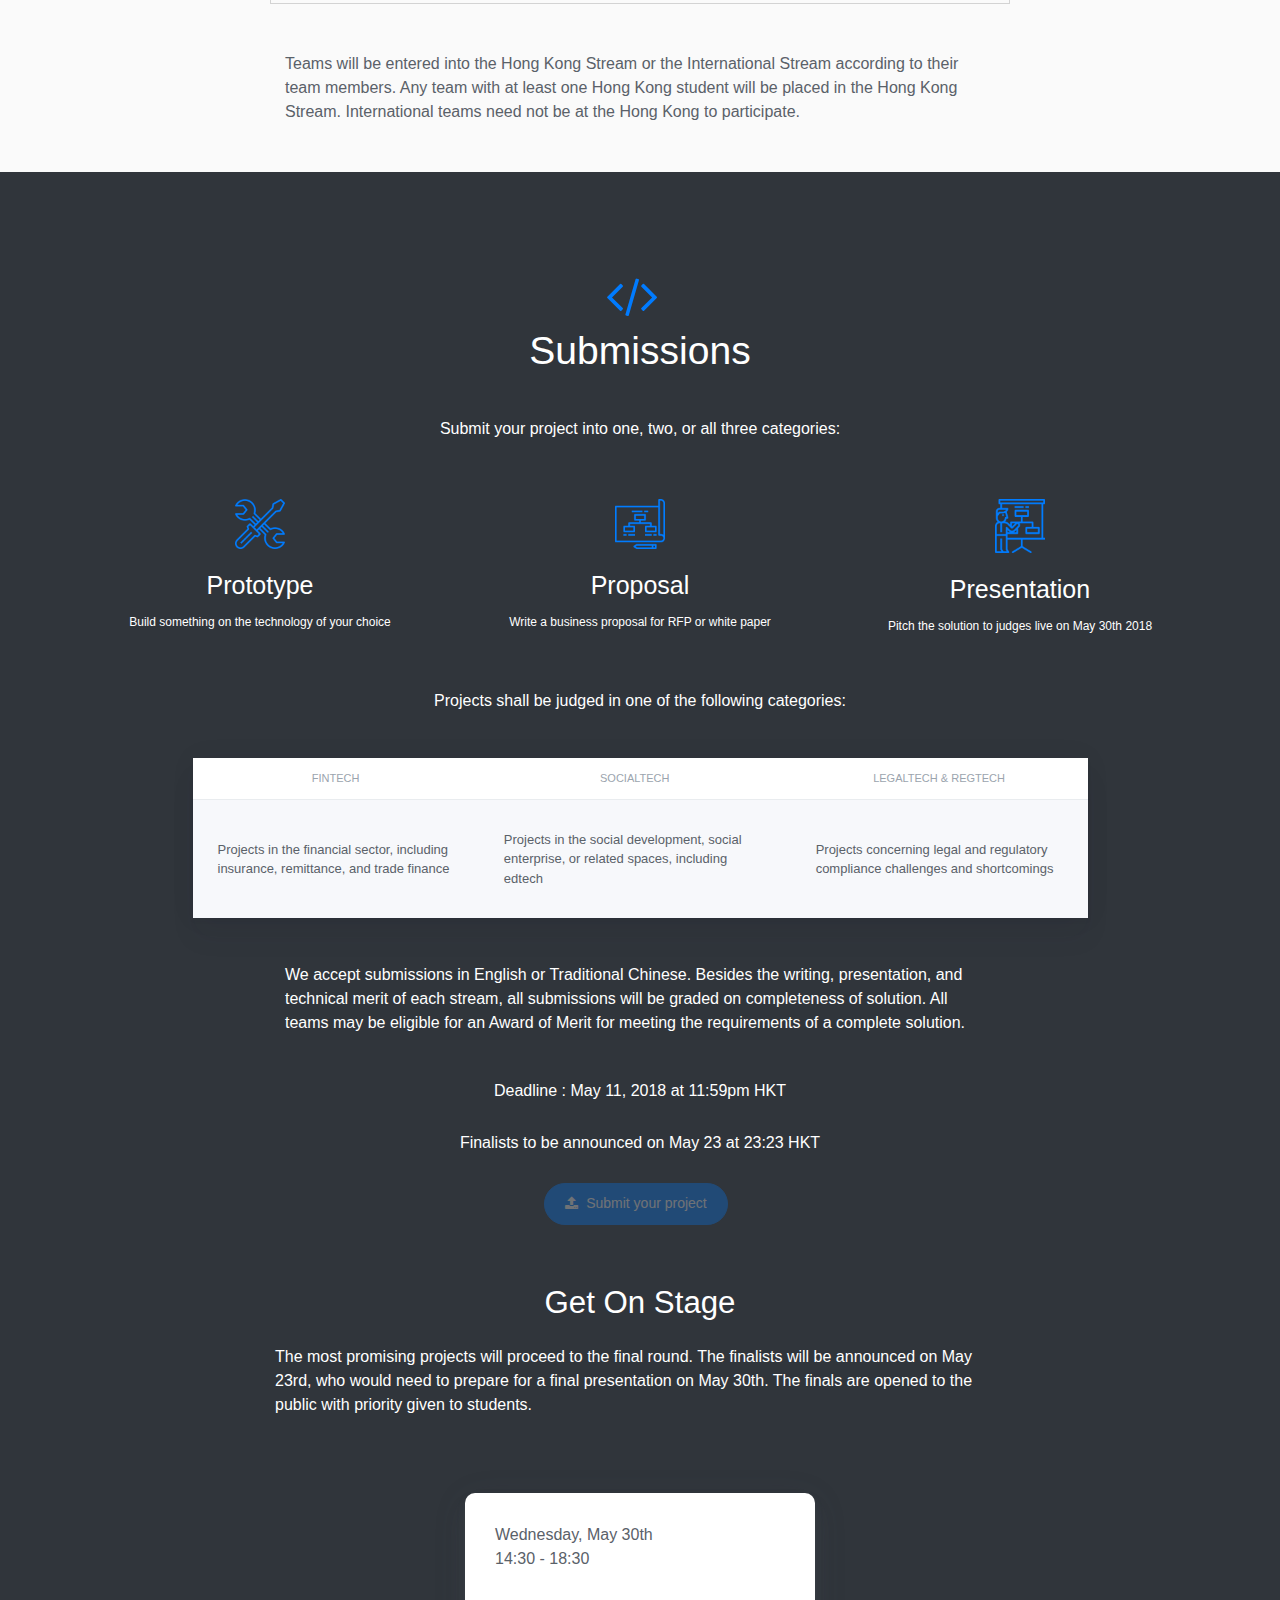
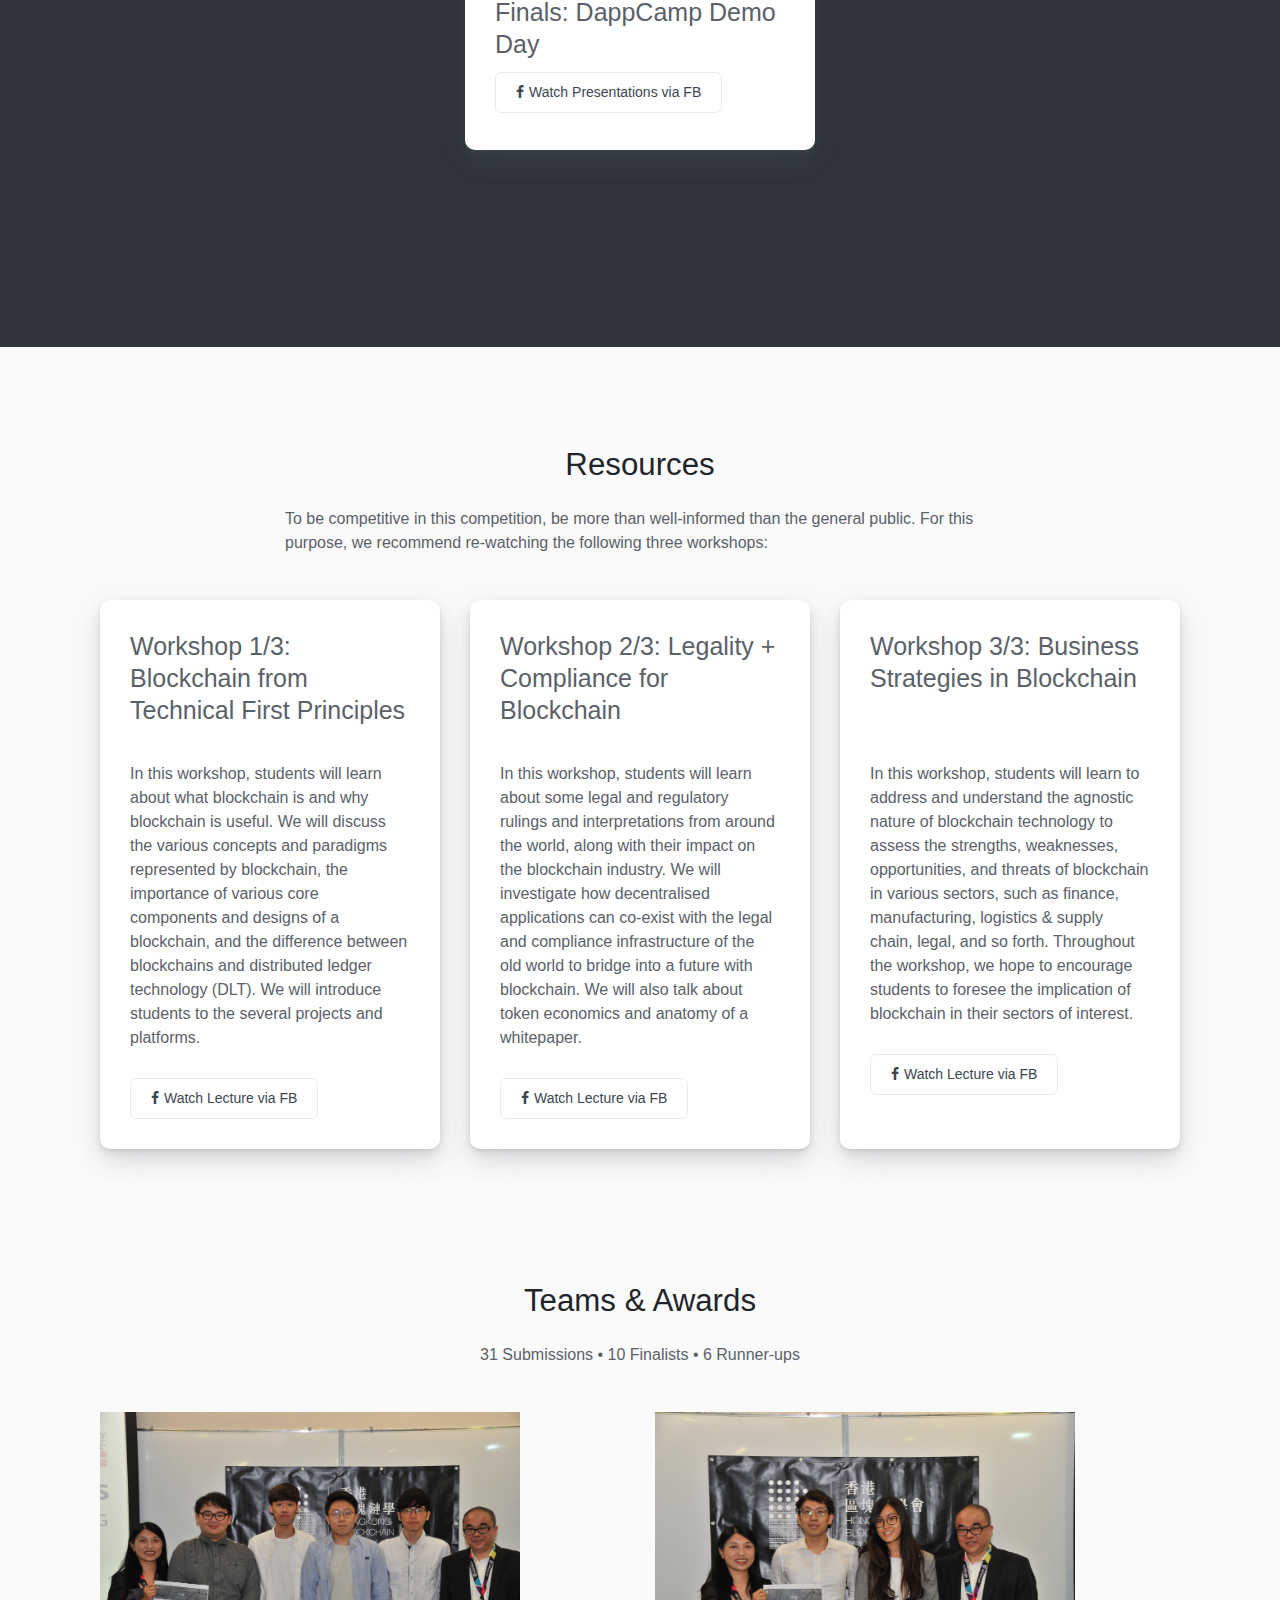
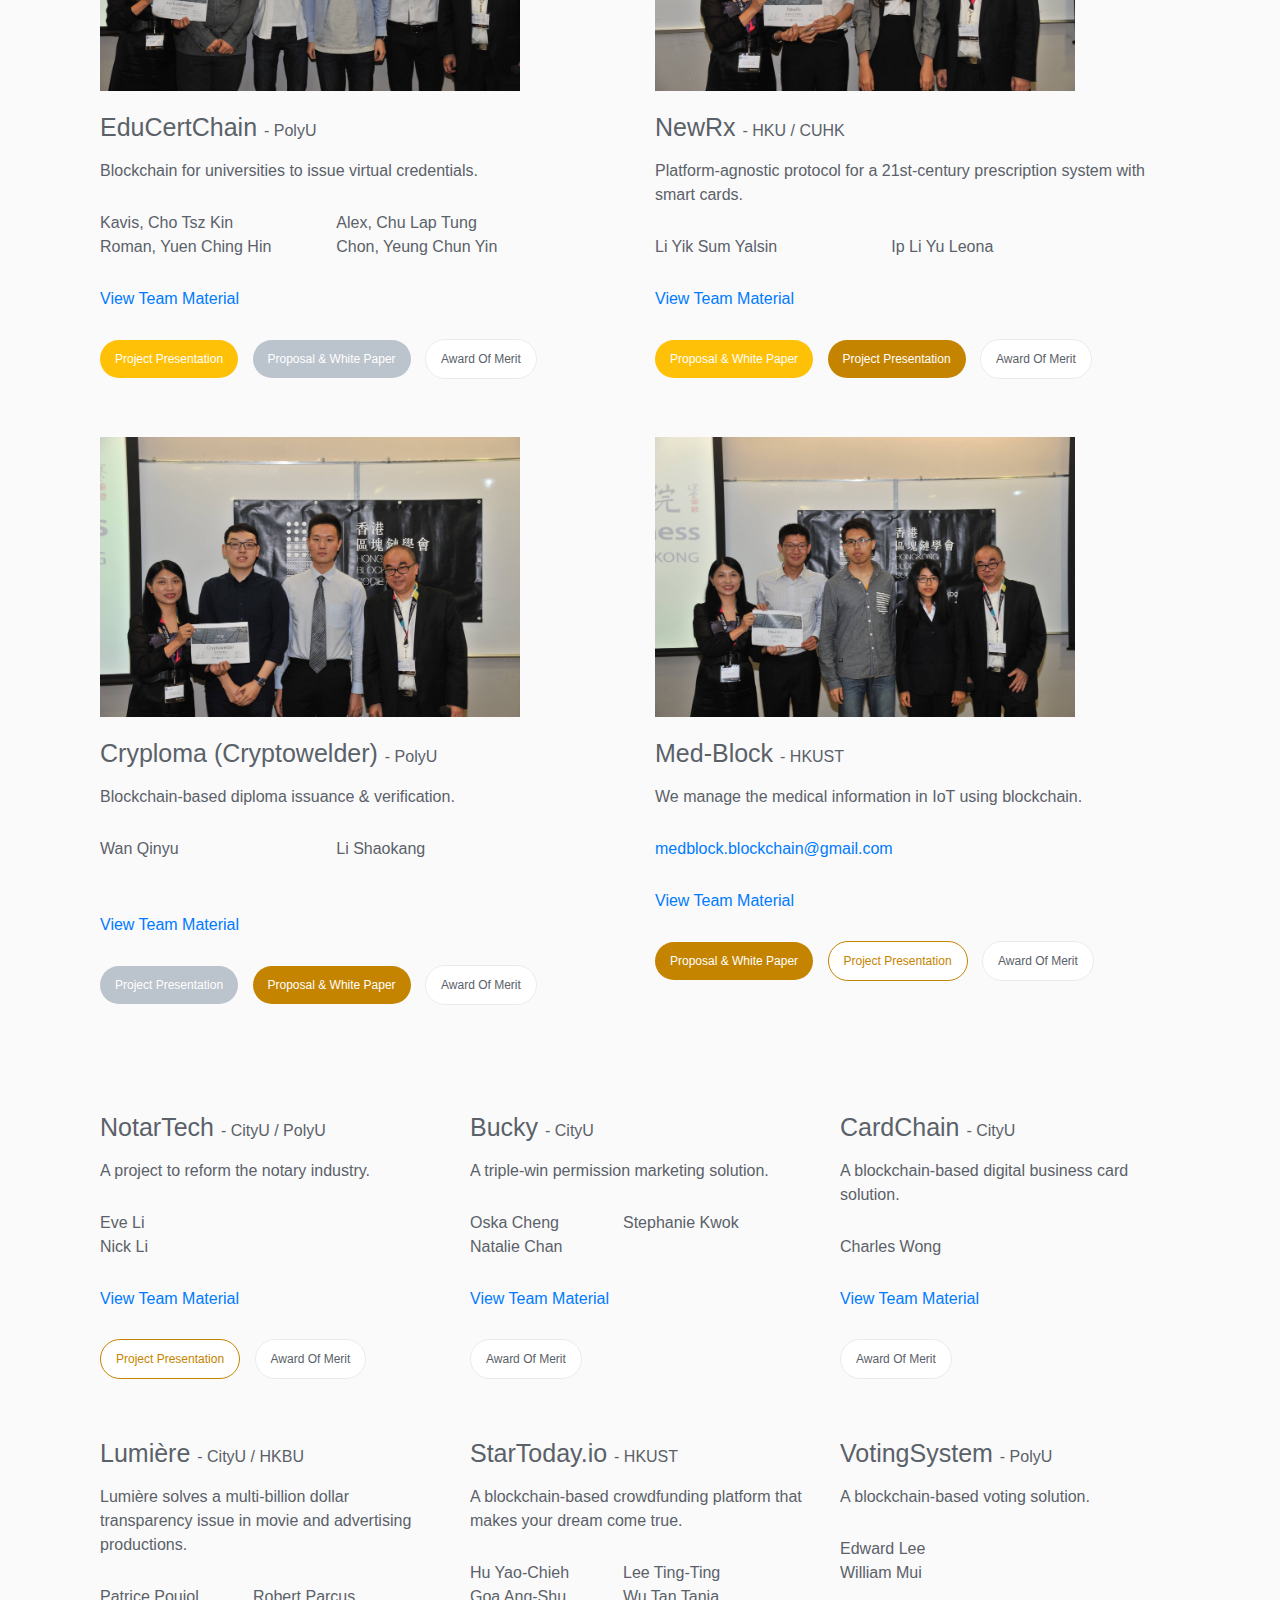
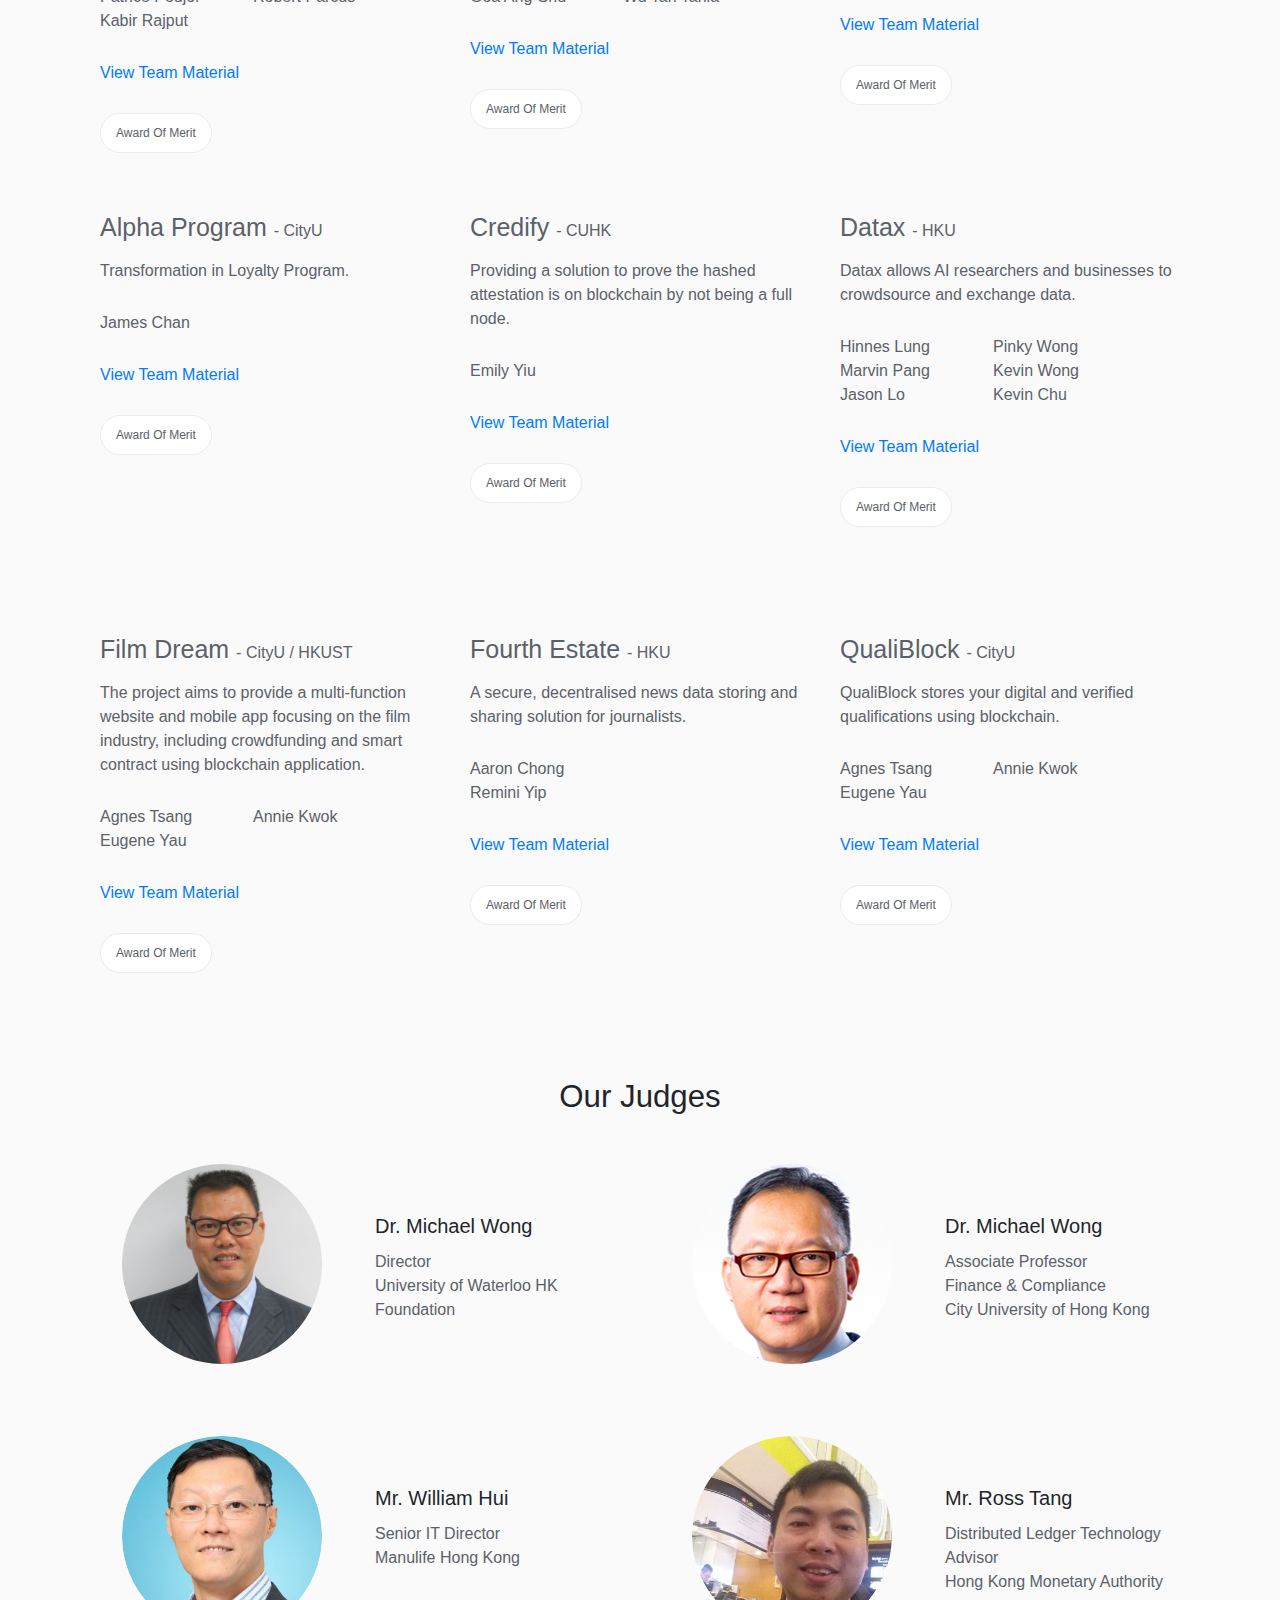
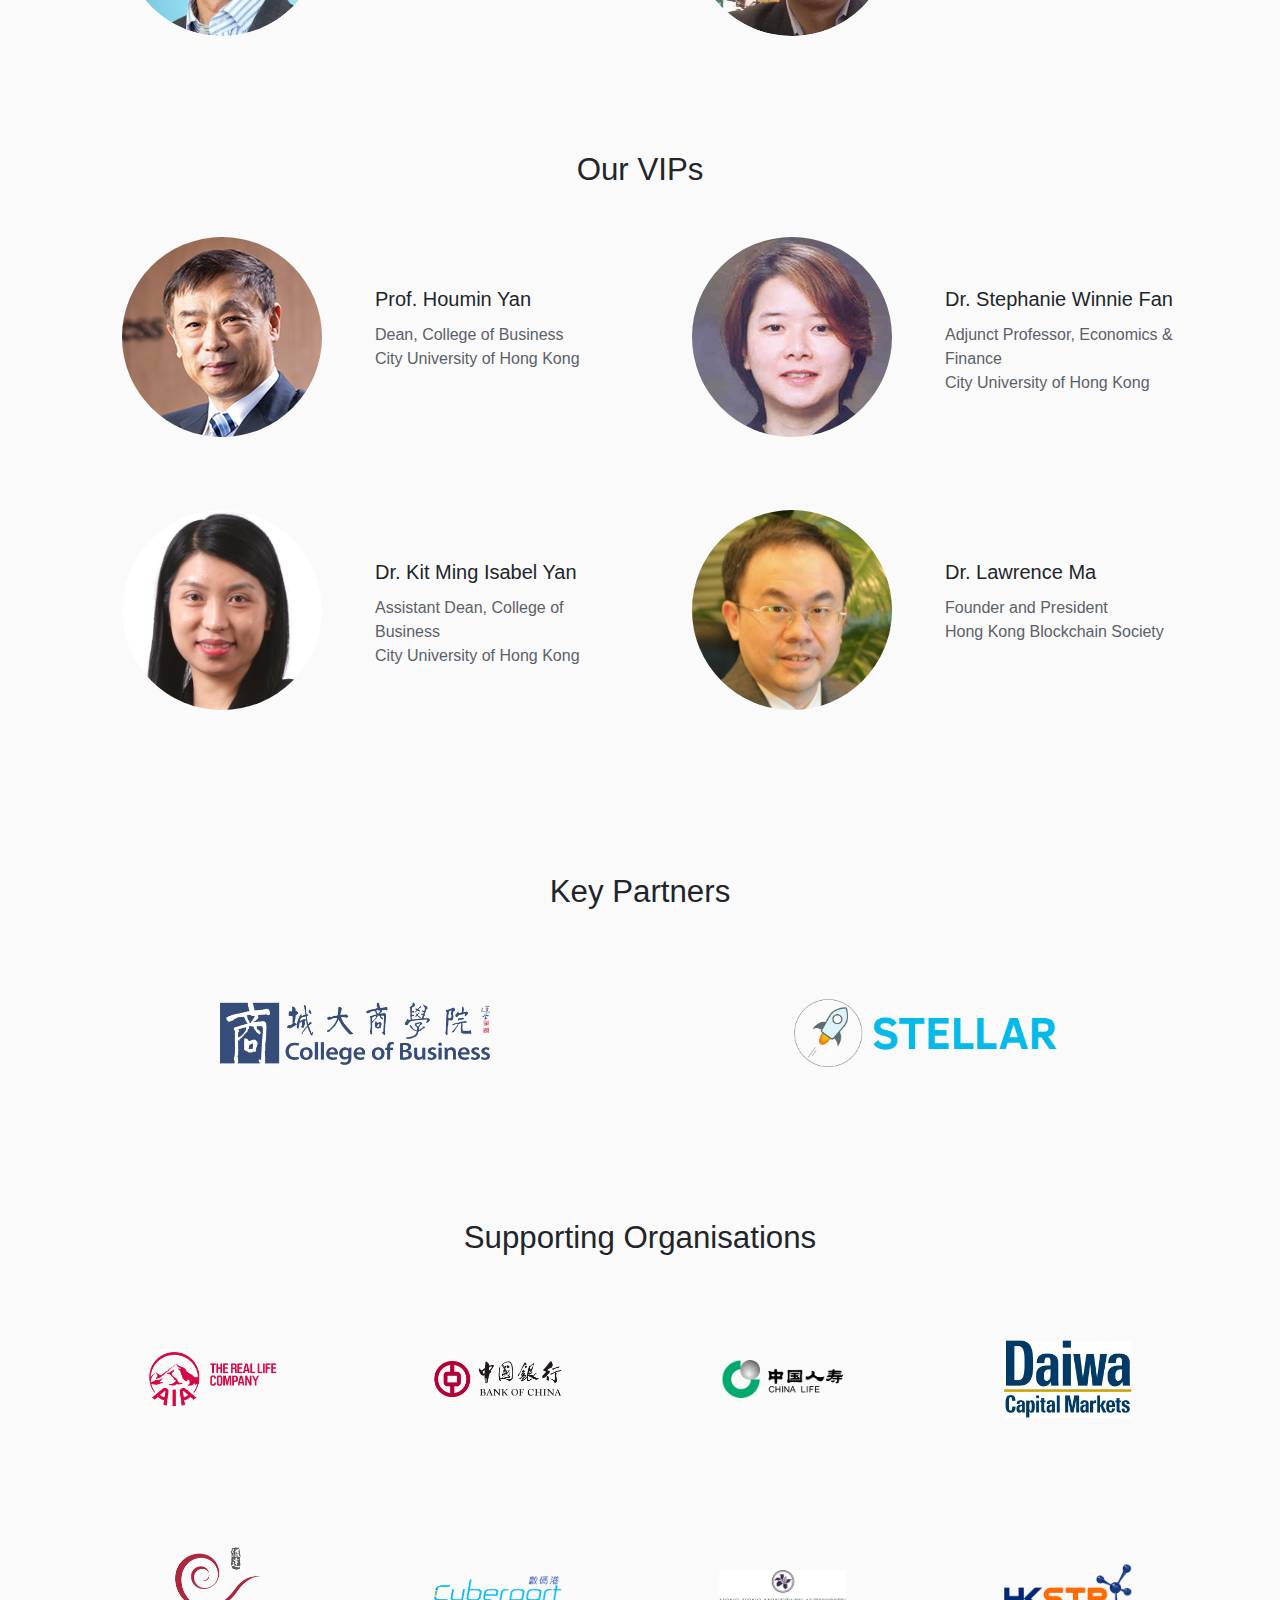
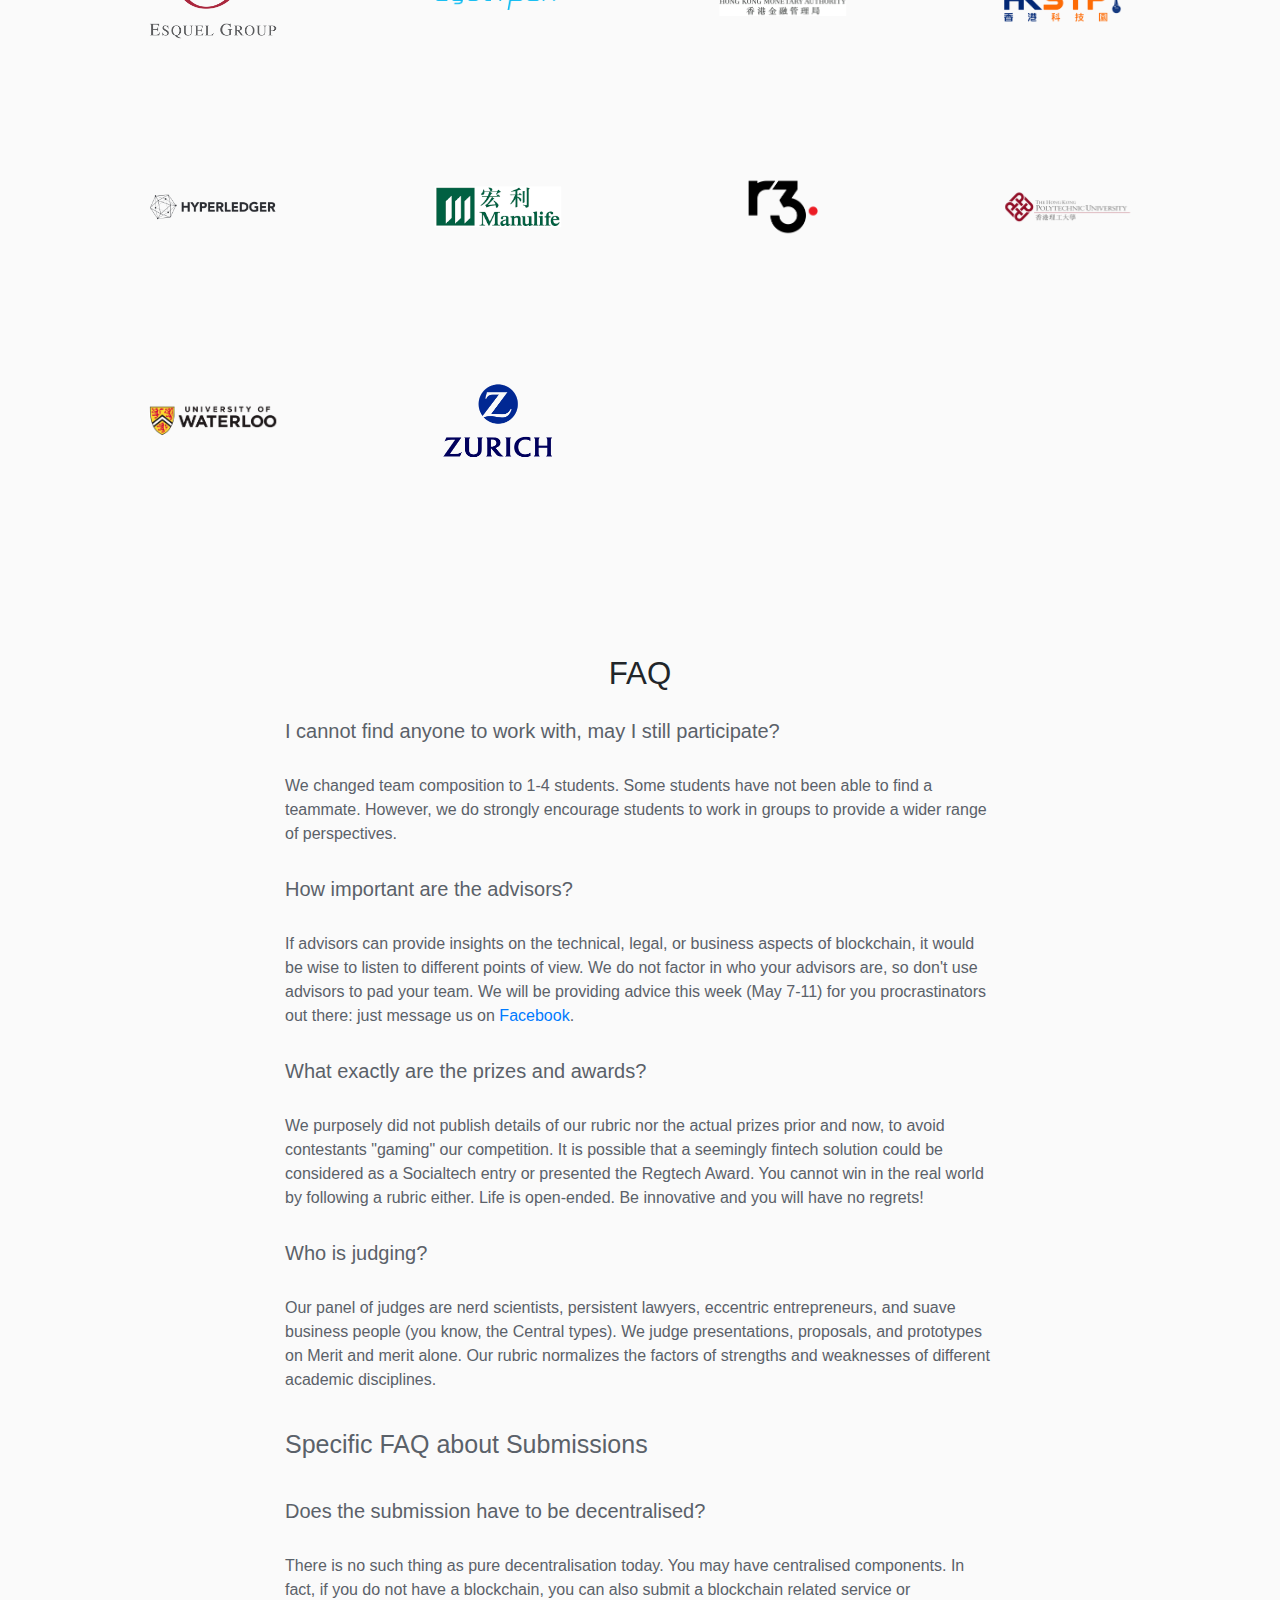
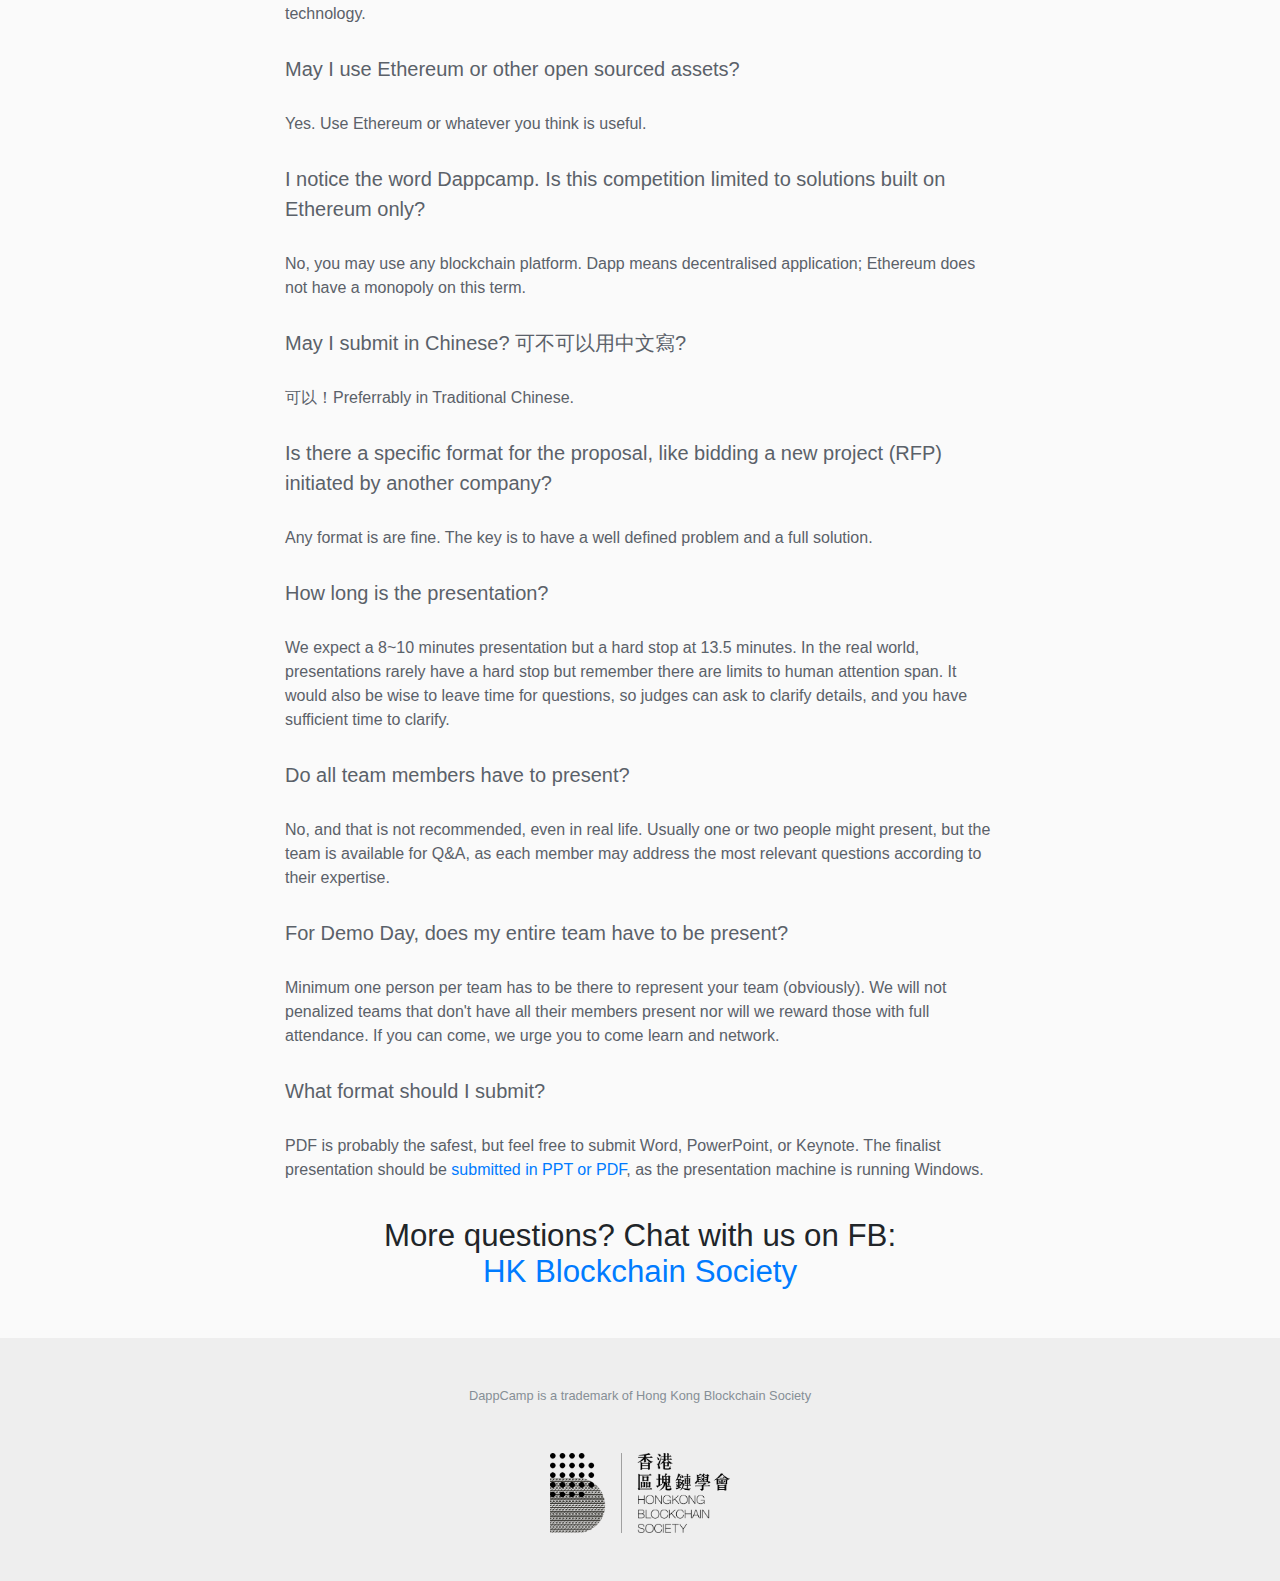
<file: competition.html>
<!doctype html>
<html class="no-js" lang="en">

<head>
    <!-- Global site tag (gtag.js) - Google Analytics -->
    <script async src="https://www.googletagmanager.com/gtag/js?id=UA-176911325-1"></script>
    <script>
        window.dataLayer = window.dataLayer || [];
        function gtag() { dataLayer.push(arguments); }
        gtag('js', new Date());

        gtag('config', 'UA-176911325-1');
    </script>

    <meta charset="utf-8">
    <meta http-equiv="x-ua-compatible" content="ie=edge">
    <title>DappCamp Blockchain Academy | Hong Kong Blockchain Society (HKBCS)</title>
    <meta name="viewport" content="width=device-width, initial-scale=1">
    <meta property="og:title" content="DappCamp Blockchain Academy | Hong Kong Blockchain Society (HKBCS)" />
    <meta property="og:type" content="website" />
    <meta property="og:image" content="images/og-image.jpg" />
    <meta property="og:description"
        content="DappCamp is the blockchain academy initiative of the Hong Kong Blockchain Society. As per mandate, HKBCS promotes blockchain education in Hong Kong and Southern China." />
    <link rel="stylesheet" href="css/bootstrap.css">
    <link rel="stylesheet" href="css/font-awesome-min.css">
    <link rel="stylesheet" href="css/theme.css">
    <link rel="stylesheet" href="css/competition-extras-min.css">
    <link rel="stylesheet" href="css/style.css">
    <link rel="shortcut icon" type="image/x-icon" href="images/favicon.ico">

</head>

<body>


    <!-- Welcome Section -->
    <div class="container navigationbar">
        <!-- Navigation -->
        <div class="bg color white"></div>
        <nav class="navbar navbar-expand-lg navbar-light">
            <a class="navbar-brand" href="index.html"><img src="images/hkbcs-dappcamp-logo.png" class="mr-2"
                    alt="DappCamp Blockchain Academy"></a>
            <button class="navbar-toggler" type="button" data-toggle="collapse" data-target="#navbarNavDropdown"
                aria-controls="navbarNavDropdown" aria-expanded="false" aria-label="Toggle navigation">
                <span class="navbar-toggler-icon"></span>
            </button>
            <div class="collapse navbar-collapse" id="navbarNavDropdown">
                <ul class="navbar-nav">
                    <li class="nav-item">
                        <a class="nav-link" href="index.html#about">About</a>
                    </li>
                    <li class="nav-item">
                        <a class="nav-link" href="index.html#partners">Partners</a>
                    </li>
                    <li class="nav-item">
                        <a class="nav-link" href="courses.html">Courses</a>
                    </li>
                    <li class="nav-item active">
                        <a class="nav-link" href="competition.html">Competition</a>
                    </li>
                    <!-- <li class="nav-item dropdown active">
                        <a class="nav-link dropdown-toggle" href="" id="navbarDropdownMenuLink" data-toggle="dropdown"
                            aria-haspopup="true" aria-expanded="false">
                            Events
                        </a>
                        <div class="dropdown-menu" aria-labelledby="navbarDropdownMenuLink">
                            <a class="dropdown-item" href="">ISBC 2018</a>
                        </div>
                    </li> -->
                </ul>

                <ul class="navbar-nav ml-auto">
                    <li class="nav-item">
                        <a class="nav-link" href="https://www.facebook.com/hkblockchainsociety/" target="_blank"><i
                                class="fa fa-facebook"></i></a>
                    </li>
                    <li class="nav-item">
                        <a class="nav-link" href="https://www.meetup.com/hkblockchain/" target="_blank"><i
                                class="meetup"></i></a>
                    </li>
                </ul>
            </div>
        </nav>
        <!-- / Navigation -->
    </div>
    <!-- .container -->

    <div class="welcome d-flex justify-content-center flex-column">
        <div class="inner-wrapper mt-auto mb-auto">
            <h1>Hong Kong Blockchain Olympiad 2018 </h1>
            <p style="margin-bottom: 20px;">Presented By</p>
            <a class="hkbcs-xl" href="http://www.hkbcs.org/" target="_blank"><img src="images/hkbcs-logo-xl.png"
                    alt="HKBCS" /></a>
            <h4 style="color:#666;">May 30th 2018 at CityU HK</h4>
            <h3>Up to <span style="color:#007bff;">HK$390,000</span> in prizes and project sponsorships</h3>
            <p>31 Submissions • 10 Finalists • 6 Runner-ups</p>
            <div class="action-links">
                <a href="#eligibility" id="scroll-to-content"
                    class="btn btn-outline-light btn-pill align-self-center">Eligibility</a>
                <a href="#competition" id="scroll-to-content"
                    class="btn btn-outline-light btn-pill align-self-center">Categories</a>
                <a href="#resources" id="scroll-to-content"
                    class="btn btn-outline-light btn-pill align-self-center">Resources</a>
                <a href="#demoday" id="scroll-to-content"
                    class="btn btn-outline-light btn-pill align-self-center">Teams</a>
                <a href="#judges" id="scroll-to-content"
                    class="btn btn-outline-light btn-pill align-self-center">Judges</a>
                <a href="#sponsors" id="scroll-to-content"
                    class="btn btn-outline-light btn-pill align-self-center">Sponsors</a>
                <a href="#faq" id="scroll-to-content" class="btn btn-outline-light btn-pill align-self-center">FAQ</a>
            </div>
        </div>
    </div>

    <!-- Page Content -->
    <div id="introduction" class="page-content">
        <!-- Content -->
        <div class="content clearfix">


            <!-- SECTION 1: THEME & ELIGIBILITY -->
            <div class="container mb-5" id="eligibility">
                <div class="section-title col-lg-8 col-md-10 ml-auto mr-auto">
                    <h3 class="mb-4 text-center">Look beyond the Bitcoin Bubble<br>at practical blockchain applications
                    </h3>
                    <p class="lead">Blockchain is one of the fastest evolving and expanding industries in history, with
                        implications that will impact several generations. Get a team together and create something
                        together!</p>
                </div>
                <div class="eligible-container col-lg-8 col-md-10 ml-auto mr-auto mb-5">
                    <h4 class="mb-4 card-title text-center">Eligibility</h4>
                    <div class="col-md-12">
                        <div class="row teams">
                            <div class="col-lg-6 col-md-12 col-sm-12">
                                <div class="card-body">
                                    <img class="rules-icon" src="images/teams.png" alt="teams" />
                                    <h5 class="text-center" style="margin-top:0;">Teams</h5>
                                    <ul class="card-text-desc">
                                        <li>Between 1 to 4 students</li>
                                        <li>Students in good standing</li>
                                        <li>Students in post-secondary institution</li>
                                        <li>Students can be from different schools</li>
                                    </ul>
                                </div>
                            </div>

                            <div class="col-lg-6 col-md-12 col-sm-12">
                                <div class="card-body">
                                    <img class="rules-icon" src="images/advisors.png" alt="advisors" />
                                    <h5 class="text-center" style="margin-top:0;">Advisors</h5>
                                    <ul class="card-text-desc">
                                        <li>May advise more than one team</li>
                                        <li>Should advise on tech, legal, business</li>
                                        <li>Advisors are not eligible for prizes</li>
                                        <li>Teams may have unlimited advisors</li>
                                    </ul>
                                </div>
                            </div>
                        </div>
                    </div>
                </div>
                <div class="section-title col-lg-8 col-md-10 ml-auto mr-auto">
                    <p>Teams will be entered into the Hong Kong Stream or the International Stream according to their
                        team members. Any team with at least one Hong Kong student will be placed in the Hong Kong
                        Stream. International teams need not be at the Hong Kong to participate.</p>
                </div>
            </div>

            <!-- SECTION 2: CATEGORIES & CRITERIA -->
            <div class="compete-cta bg-dark" id="competition">
                <div id="cards" class="rules container">
                    <div class="row">
                        <div class="col-md-12">
                            <h1 class="text-center">
                                <div class="icon text-primary mr-3"><i class="fa fa-code"></i></div>
                            </h1>
                            <h2 class="text-white text-center mb-5">Submissions</h2>
                            <p class="text-white col-lg-8 col-md-10 ml-auto mr-auto text-center">Submit your project
                                into one, two, or all three categories:
                            </p>
                        </div>
                        <div class="col-md-12">
                            <div class="row">
                                <div class="col-lg-4 col-md-12 col-sm-12 mb-4">
                                    <div class="card-body text-white">
                                        <img class="rules-icon" src="images/icon3.png" alt="prototype" />
                                        <h4 class="card-title text-center text-white" style="margin-top:0;">Prototype
                                        </h4>
                                        <p class="card-text-desc text-center">Build something on the technology of your
                                            choice</p>
                                    </div>
                                </div>
                                <div class="col-lg-4 col-md-12 col-sm-12 mb-4">
                                    <div class="card-body text-white">
                                        <img class="rules-icon" src="images/icon1.png" alt="proposal" />
                                        <h4 class="card-title text-center text-white" style="margin-top:0;">Proposal
                                        </h4>
                                        <p class="card-text-desc text-center">Write a business proposal for RFP or white
                                            paper</p>
                                    </div>
                                </div>
                                <div class="col-lg-4 col-md-12 col-sm-12 mb-4">
                                    <div class="card-body text-white">
                                        <img class="rules-icon" src="images/icon2.png" alt="presentation" />
                                        <h4 class="card-title text-center text-white" style="margin-top:0;">Presentation
                                        </h4>
                                        <p class="card-text-desc text-center">Pitch the solution to judges live on May
                                            30th 2018</p>
                                    </div>
                                </div>
                            </div>
                            <p class="text-white col-lg-8 col-md-10 ml-auto mr-auto text-center">Projects shall be
                                judged in one of the following categories:
                            </p>
                            <div class="example col-md-10 ml-auto mr-auto">
                                <table class="table table-striped table-responsive">
                                    <thead>
                                        <tr>
                                            <th><b>Fintech</b></th>
                                            <th><b>Socialtech</b></th>
                                            <th><b>Legaltech &amp; Regtech</b></th>
                                        </tr>
                                    </thead>
                                    <tbody>
                                        <tr>
                                            <td>Projects in the financial sector, including insurance, remittance, and
                                                trade finance</td>
                                            <td>Projects in the social development, social enterprise, or related
                                                spaces, including edtech</td>
                                            <td>Projects concerning legal and regulatory compliance challenges and
                                                shortcomings</td>
                                        </tr>
                                    </tbody>
                                </table>
                            </div>
                            <p class="text-white col-lg-8 col-md-10 ml-auto mr-auto">We accept submissions in English or
                                Traditional Chinese. Besides the writing, presentation, and technical merit of each
                                stream, all submissions will be graded on completeness of solution. All teams may be
                                eligible for an Award of Merit for meeting the requirements of a complete solution.
                            </p>
                        </div>
                        <div class="col-md-12 share d-table ml-auto mr-auto mt-3 text-center">
                            <p class="text-white col-lg-8 col-md-10 ml-auto mr-auto text-center">Deadline : <b>May 11,
                                    2018 at 11:59pm HKT</b></p>
                            <p class="text-white col-lg-8 col-md-10 ml-auto mr-auto text-center">Finalists to be
                                announced on May 23 at 23:23 HKT</p>
                            <!--                     <a href="https://goo.gl/forms/z8IBL07SeE6XShPD3" target="_blank" class="btn btn-primary btn-pill align-self-center mr-2"><i class="fa fa-upload mr-1"></i> Submit your project</a> -->
                            <a class="btn btn-primary btn-pill align-self-center mr-2"
                                style="opacity: 0.3;color:white;"><i class="fa fa-upload mr-1"></i> Submit your
                                project</a>
                        </div>
                    </div>
                    <div class="row" style="margin-top:60px;">
                        <div class="col-lg-2 col-md-12 col-sm-12 mb-5">
                        </div>
                        <div class="col-lg-8 col-md-12 col-sm-12 mb-5">
                            <h3 class="mb-4 text-center text-white ml-auto mr-auto">Get On Stage</h3>
                            <p class="text-white ml-auto mr-auto">The most promising projects will proceed to the final
                                round. The finalists will be announced on May 23rd, who would need to prepare for a
                                final presentation on May 30th. The finals are opened to the public with priority given
                                to students.
                            </p>
                        </div>
                        <div class="col-lg-2 col-md-12 col-sm-12 mb-5">
                        </div>
                    </div>
                    <div class="row">
                        <div class="col-lg-4 col-md-12 col-sm-12 mb-5">
                        </div>
                        <div class="col-lg-4 col-md-12 col-sm-12 mb-5">
                            <div class="card">
                                <div class="card-body">
                                    <p class="card-text">
                                        Wednesday, May 30th
                                        <br>14:30 - 18:30
                                    </p>
                                    <h4 class="card-title" style="margin-top:0;">Finals: DappCamp Demo Day</h4>
                                    <a href="https://www.facebook.com/hkblockchainsociety/videos/2132094600343934/"
                                        target="_blank" class="btn btn-outline-light align-self-center">
                                        <i class="fa fa-facebook" style="margin-right:5px;"></i>Watch Presentations via
                                        FB</a>
                                </div>
                            </div>
                        </div>
                    </div>
                    <div class="col-lg-4 col-md-12 col-sm-12 mb-5">
                    </div>
                </div>
            </div>

            <!-- SECTION 3: RESOURCES -->
            <div id="resources" class="container pt-5">

                <div class="section-title col-lg-8 col-md-10 ml-auto mr-auto">
                    <h3 class="mb-4 text-center">Resources</h3>
                    <p>To be competitive in this competition, be more than well-informed than the general public. For
                        this purpose, we recommend re-watching the following three workshops:</p>
                </div>
                <div class="example col-md-12 ml-auto mr-auto mb-0">
                    <div class="row">
                        <div class="col-lg-4 col-md-12 col-sm-12 mb-4">
                            <div class="card">
                                <div class="card-body">
                                    <h4 class="card-title event-title">Workshop 1/3: Blockchain from Technical First
                                        Principles</h4>
                                    <p>In this workshop, students will learn about what blockchain is and why blockchain
                                        is useful. We will discuss the various concepts and paradigms represented by
                                        blockchain, the importance of various core components and designs of a
                                        blockchain, and the difference between blockchains and distributed ledger
                                        technology (DLT). We will introduce students to the several projects and
                                        platforms.</p>
                                    <a href="https://www.facebook.com/hkblockchainsociety/videos/2083768058509922/"
                                        target="_blank" class="btn btn-outline-light align-self-center"><i
                                            class="fa fa-facebook" style="margin-right:5px;"></i>Watch Lecture via
                                        FB</a>
                                </div>
                            </div>
                        </div>

                        <div class="col-lg-4 col-md-12 col-sm-12 mb-4">
                            <div class="card">
                                <div class="card-body">
                                    <h4 class="card-title event-title">Workshop 2/3: Legality + Compliance for
                                        Blockchain</h4>
                                    <p>In this workshop, students will learn about some legal and regulatory rulings and
                                        interpretations from around the world, along with their impact on the blockchain
                                        industry. We will investigate how decentralised applications can co-exist with
                                        the legal and compliance infrastructure of the old world to bridge into a future
                                        with blockchain. We will also talk about token economics and anatomy of a
                                        whitepaper.</p>
                                    <a href="https://www.facebook.com/hkblockchainsociety/videos/2084884298398298/"
                                        target="_blank" class="btn btn-outline-light align-self-center"><i
                                            class="fa fa-facebook" style="margin-right:5px;"></i>Watch Lecture via
                                        FB</a>
                                </div>
                            </div>
                        </div>

                        <div class="col-lg-4 col-md-12 col-sm-12 mb-4">
                            <div class="card">
                                <div class="card-body">
                                    <h4 class="card-title event-title">Workshop 3/3: Business Strategies in Blockchain
                                    </h4>
                                    <p>In this workshop, students will learn to address and understand the agnostic
                                        nature of blockchain technology to assess the strengths, weaknesses,
                                        opportunities, and threats of blockchain in various sectors, such as finance,
                                        manufacturing, logistics &amp; supply chain, legal, and so forth. Throughout the
                                        workshop, we hope to encourage students to foresee the implication of blockchain
                                        in their sectors of interest.</p>
                                    <a href="https://www.facebook.com/hkblockchainsociety/videos/2085472101672851/"
                                        target="_blank" class="btn btn-outline-light align-self-center"><i
                                            class="fa fa-facebook" style="margin-right:5px;"></i>Watch Lecture via
                                        FB</a>
                                </div>
                            </div>
                        </div>
                    </div>
                </div>
            </div>

            <!-- SECTION 4: TEAMS -->
            <!--
        Choose one of the following

        ORDER OF TEAMS (by Prominence):
        1. The 5 teams that won something
        2. The 5 teams that didnt won, but were finalists
        3. The 6 teams that were in the symposium

        ORDER OF TEAMS (by Alphabetical order):
        Alpha Program (CityU)
        Bucky (CityU)
        CardChain (CityU)
        Credify (CUHK)
        Cryptowelder (PolyU)
        Datax (HKU)
        FilmDream (CityU / HKUST)
        FinTechPassion (PolyU)
        Lumiere (CityU / HKBU)
        Med-Block (HKUST)
        NewRx (HKU / CUHK)
        Project D3 (HKU)
        QualiBlock (CityU)
        StarToday.io (HKUST)
        Team MWE (PolyU)
        Tech Geeks (CityU / PolyU)
        -->
            <div id="demoday" class="container pt-5 mb-5" style="padding-top: 110px !important;">

                <div class="section-title col-lg-8 col-md-10 ml-auto mr-auto">
                    <h3 class="mb-4 text-center">Teams & Awards</h3>
                    <p class="text-center">31 Submissions • 10 Finalists • 6 Runner-ups</p>
                </div>
                <div class="example col-md-12 ml-auto mr-auto mb-0">
                    <div class="row">
                        <div class="col-lg-6 col-md-12 col-sm-12 mb-5 team-info">
                            <a href="https://www.facebook.com/hkblockchainsociety/photos/a.2131634553723272.1073741830.1906928656193864/2131636500389744/?type=3&theater"
                                target="_blank">
                                <img src="images/HKBCS-DappCamp-ISBC-2018-winners-FinTechPassion.jpg" />
                            </a>
                            <h4>EduCertChain <span>- PolyU</span></h4>
                            <p>Blockchain for universities to issue virtual credentials.</p>
                            <p style="width:45%; float: left;">Kavis, Cho Tsz Kin<br>
                                Roman, Yuen Ching Hin</p>
                            <p style="width:45%; float: left;">Alex, Chu Lap Tung<br>
                                Chon, Yeung Chun Yin</p>
                            <p style="clear:both;"><a
                                    href="images/projects/HKBCS-DappCamp-2018-ISBC-Symposium+Finalist---FintechPassion-EduChain.pdf"
                                    target="_blank">View Team Material</a></p>
                            <div class="winner">
                                <span class="prizes first" data-toggle="tooltip" data-placement="top"
                                    title="1st Place">Project Presentation</span>
                                <span class="prizes second" data-toggle="tooltip" data-placement="top"
                                    title="2nd Place">Proposal & White Paper</span>
                                <span class="prizes Merit" data-toggle="tooltip" data-placement="top" title="">Award Of
                                    Merit</span>
                            </div>
                        </div>
                        <div class="col-lg-6 col-md-12 col-sm-12 mb-5 team-info">
                            <a href="https://www.facebook.com/hkblockchainsociety/photos/a.2131634553723272.1073741830.1906928656193864/2131636787056382/?type=3&theater"
                                target="_blank">
                                <img src="images/HKBCS-DappCamp-ISBC-2018-winners-NewRx.jpg" />
                            </a>
                            <h4>NewRx <span>- HKU / CUHK</span></h4>
                            <p>Platform-agnostic protocol for a 21st-century prescription system with smart cards.</p>
                            <p style="width:45%; float: left;">Li Yik Sum Yalsin</p>
                            <p style="width:45%; float: left;">Ip Li Yu Leona</p>
                            <p style="clear:both;"><a
                                    href="images/projects/HKBCS-DappCamp-2018-ISBC-Symposium+Finalist---NewRx.jpg"
                                    target="_blank">View Team Material</a></p>
                            <div class="winner">
                                <span class="prizes first" data-toggle="tooltip" data-placement="top"
                                    title="1st Place">Proposal & White Paper</span>
                                <span class="prizes third" data-toggle="tooltip" data-placement="top"
                                    title="3rd Place">Project Presentation</span>
                                <span class="prizes Merit" data-toggle="tooltip" data-placement="top" title="">Award Of
                                    Merit</span>
                            </div>
                        </div>
                    </div>
                    <div class="row mb-5">
                        <div class="col-lg-6 col-md-12 col-sm-12 mb-5 team-info">
                            <a href="https://www.facebook.com/hkblockchainsociety/photos/a.2131634553723272.1073741830.1906928656193864/2131635873723140/?type=3&theater"
                                target="_blank">
                                <img src="images/HKBCS-DappCamp-ISBC-2018-winners-Cryptowelder.jpg" />
                            </a>
                            <h4>Cryploma (Cryptowelder) <span>- PolyU</span></h4>
                            <p>Blockchain-based diploma issuance & verification.</p>
                            <p style="width:45%; float: left; margin-bottom: 52px;">Wan Qinyu</p>
                            <p style="width:45%; float: left; margin-bottom: 52px;">Li Shaokang</p>
                            <p style="clear:both;"><a
                                    href="images/projects/HKBCS-DappCamp-2018-ISBC-Symposium+Finalist---Cryptowelder-Cryploma.pdf"
                                    target="_blank">View Team Material</a></p>
                            <div class="winner">
                                <span class="prizes second" data-toggle="tooltip" data-placement="top"
                                    title="2nd Place">Project Presentation</span>
                                <span class="prizes third" data-toggle="tooltip" data-placement="top"
                                    title="3rd Place">Proposal & White Paper</span>
                                <span class="prizes Merit" data-toggle="tooltip" data-placement="top" title="">Award Of
                                    Merit</span>
                            </div>
                        </div>
                        <div class="col-lg-6 col-md-12 col-sm-12 mb-5 team-info">
                            <a href="https://www.facebook.com/hkblockchainsociety/photos/a.2131634553723272.1073741830.1906928656193864/2131635600389834/?type=3&theater"
                                target="_blank">
                                <img src="images/HKBCS-DappCamp-ISBC-2018-winners-Med-Block.jpg" />
                            </a>
                            <h4>Med-Block <span>- HKUST</span></h4>
                            <p>We manage the medical information in IoT using blockchain.</p>
                            <p><a href="mailto:medblock.blockchain@gmail.com">medblock.blockchain@gmail.com</a></p>
                            <p style="clear:both;"><a
                                    href="images/projects/HKBCS-DappCamp-2018-ISBC-Symposium+Finalist---Med-Block.png"
                                    target="_blank">View Team Material</a></p>
                            <div class="winner">
                                <span class="prizes third" data-toggle="tooltip" data-placement="top"
                                    title="3rd Place">Proposal & White Paper</span>
                                <span class="prizes fourth" data-toggle="tooltip" data-placement="top"
                                    title="4th Place">Project Presentation</span>
                                <span class="prizes Merit" data-toggle="tooltip" data-placement="top" title="">Award Of
                                    Merit</span>
                            </div>
                        </div>
                    </div>
                    <div class="row">
                        <div class="col-lg-4 col-md-12 col-sm-12 mb-5 team-info">
                            <h4>NotarTech <span>- CityU / PolyU</span></h4>
                            <p>A project to reform the notary industry.</p>
                            <p style="width:45%; float: left;">Eve Li<br>Nick Li</p>
                            <p style="clear:both;"><a
                                    href="images/projects/HKBCS-DappCamp-2018-ISBC-Symposium+Finalist---TechGeeks-NotarTech.pdf"
                                    target="_blank">View Team Material</a></p>
                            <div class="winner">
                                <span class="prizes fourth" data-toggle="tooltip" data-placement="top"
                                    title="4th Place">Project Presentation</span>
                                <span class="prizes Merit" data-toggle="tooltip" data-placement="top" title="">Award Of
                                    Merit</span>
                            </div>
                        </div>
                        <div class="col-lg-4 col-md-12 col-sm-12 mb-5 team-info">
                            <h4>Bucky <span>- CityU</span></h4>
                            <p>A triple-win permission marketing solution.</p>
                            <p style="width:45%; float: left;">Oska Cheng<br>Natalie Chan</p>
                            <p style="width:45%; float: left;">Stephanie Kwok</p>
                            <p style="clear:both;"><a
                                    href="images/projects/HKBCS-DappCamp-2018-ISBC-Symposium+Finalist---Bucky.mp4"
                                    target="_blank">View Team Material</a></p>
                            <div class="winner">
                                <span class="prizes Merit" data-toggle="tooltip" data-placement="top" title="">Award Of
                                    Merit</span>
                            </div>
                        </div>
                        <div class="col-lg-4 col-md-12 col-sm-12 mb-5 team-info">
                            <h4>CardChain <span>- CityU</span></h4>
                            <p>A blockchain-based digital business card solution.</p>
                            <p style="width:45%; float: left;">Charles Wong</p>
                            <p style="clear:both;"><a
                                    href="images/projects/HKBCS-DappCamp-2018-ISBC-Symposium+Finalist---CardChain.pdf"
                                    target="_blank">View Team Material</a></p>
                            <div class="winner">
                                <span class="prizes Merit" data-toggle="tooltip" data-placement="top" title="">Award Of
                                    Merit</span>
                            </div>
                        </div>
                    </div>
                    <div class="row">
                        <div class="col-lg-4 col-md-12 col-sm-12 mb-5 team-info">
                            <h4>Lumière <span>- CityU / HKBU</span></h4>
                            <p>Lumière solves a multi-billion dollar transparency issue in movie and advertising
                                productions.</p>
                            <p style="width:45%; float: left;">Patrice Poujol<br>Kabir Rajput</p>
                            <p style="width:45%; float: left;">Robert Parcus</p>
                            <p style="clear:both;"><a
                                    href="images/projects/HKBCS-DappCamp-2018-ISBC-Symposium+Finalist---Lumiere.pdf"
                                    target="_blank">View Team Material</a></p>
                            <div class="winner">
                                <span class="prizes Merit" data-toggle="tooltip" data-placement="top" title="">Award Of
                                    Merit</span>
                            </div>
                        </div>
                        <div class="col-lg-4 col-md-12 col-sm-12 mb-5 team-info">
                            <h4>StarToday.io <span>- HKUST</span></h4>
                            <p>A blockchain-based crowdfunding platform that makes your dream come true.</p>
                            <p style="width:45%; float: left;">Hu Yao-Chieh<br>Goa Ang-Shu</p>
                            <p style="width:45%; float: left;">Lee Ting-Ting<br>Wu Tan Tania</p>
                            <p style="clear:both;"><a
                                    href="images/projects/HKBCS-DappCamp-2018-ISBC-Symposium+Finalist---StarToday.png"
                                    target="_blank">View Team Material</a></p>
                            <div class="winner">
                                <span class="prizes Merit" data-toggle="tooltip" data-placement="top" title="">Award Of
                                    Merit</span>
                            </div>
                        </div>
                        <div class="col-lg-4 col-md-12 col-sm-12 mb-5 team-info">
                            <h4>VotingSystem <span>- PolyU</span></h4>
                            <p>A blockchain-based voting solution.</p>
                            <p style="width:45%; float: left;">Edward Lee<br>William Mui</p>
                            <p style="clear:both;"><a
                                    href="images/projects/HKBCS-DappCamp-2018-ISBC-Symposium+Finalist---TeamMWE-VotingSystem.pdf"
                                    target="_blank">View Team Material</a></p>
                            <div class="winner">
                                <span class="prizes Merit" data-toggle="tooltip" data-placement="top" title="">Award Of
                                    Merit</span>
                            </div>
                        </div>
                    </div>
                    <div class="row mb-5">
                        <div class="col-lg-4 col-md-12 col-sm-12 mb-5 team-info">
                            <h4>Alpha Program <span>- CityU</span></h4>
                            <p>Transformation in Loyalty Program.</p>
                            <p style="width:45%; float: left;">James Chan</p>
                            <p style="clear:both;"><a
                                    href="images/projects/HKBCS-DappCamp-2018-ISBC-Symposium---AlphaProgram.jpg"
                                    target="_blank">View Team Material</a></p>
                            <div class="winner">
                                <span class="prizes Merit" data-toggle="tooltip" data-placement="top" title="">Award Of
                                    Merit</span>
                            </div>
                        </div>
                        <div class="col-lg-4 col-md-12 col-sm-12 mb-5 team-info">
                            <h4>Credify <span>- CUHK</span></h4>
                            <p>Providing a solution to prove the hashed attestation is on blockchain by not being a full
                                node.</p>
                            <p style="width:45%; float: left;">Emily Yiu</p>
                            <p style="clear:both;"><a
                                    href="images/projects/HKBCS-DappCamp-2018-ISBC-Symposium---Credify.pdf"
                                    target="_blank">View Team Material</a></p>
                            <div class="winner">
                                <span class="prizes Merit" data-toggle="tooltip" data-placement="top" title="">Award Of
                                    Merit</span>
                            </div>
                        </div>
                        <div class="col-lg-4 col-md-12 col-sm-12 mb-5 team-info">
                            <h4>Datax <span>- HKU</span></h4>
                            <p>Datax allows AI researchers and businesses to crowdsource and exchange data.</p>
                            <p style="width:45%; float: left;">Hinnes Lung<br>Marvin Pang<br>Jason Lo</p>
                            <p style="width:45%; float: left;">Pinky Wong<br>Kevin Wong<br>Kevin Chu</p>
                            <p style="clear:both;"><a
                                    href="images/projects/HKBCS-DappCamp-2018-ISBC-Symposium---Datax.jpeg"
                                    target="_blank">View Team Material</a></p>
                            <div class="winner">
                                <span class="prizes Merit" data-toggle="tooltip" data-placement="top" title="">Award Of
                                    Merit</span>
                            </div>
                        </div>
                    </div>
                    <div class="row mb-5">
                        <div class="col-lg-4 col-md-12 col-sm-12 mb-5 team-info">
                            <h4>Film Dream <span>- CityU / HKUST</span></h4>
                            <p>The project aims to provide a multi-function website and mobile app focusing on the film
                                industry, including crowdfunding and smart contract using blockchain application.</p>
                            <p style="width:45%; float: left;">Agnes Tsang<br>Eugene Yau</p>
                            <p style="width:45%; float: left;">Annie Kwok</p>
                            <p style="clear:both;"><a
                                    href="images/projects/HKBCS-DappCamp-2018-ISBC-Symposium---FilmDream.pdf"
                                    target="_blank">View Team Material</a></p>
                            <div class="winner">
                                <span class="prizes Merit" data-toggle="tooltip" data-placement="top" title="">Award Of
                                    Merit</span>
                            </div>
                        </div>
                        <div class="col-lg-4 col-md-12 col-sm-12 mb-5 team-info">
                            <h4>Fourth Estate <span>- HKU</span></h4>
                            <p>A secure, decentralised news data storing and sharing solution for journalists.</p>
                            <p style="width:45%; float: left;">Aaron Chong<br>Remini Yip</p>
                            <p style="clear:both;"><a
                                    href="images/projects/HKBCS-DappCamp-2018-ISBC-Symposium---Project D3-Fourth Estate.pdf"
                                    target="_blank">View Team Material</a></p>
                            <div class="winner">
                                <span class="prizes Merit" data-toggle="tooltip" data-placement="top" title="">Award Of
                                    Merit</span>
                            </div>
                        </div>
                        <div class="col-lg-4 col-md-12 col-sm-12 mb-5 team-info">
                            <h4>QualiBlock <span>- CityU</span></h4>
                            <p>QualiBlock stores your digital and verified qualifications using blockchain.</p>
                            <p style="width:45%; float: left;">Agnes Tsang<br>Eugene Yau</p>
                            <p style="width:45%; float: left;">Annie Kwok</p>
                            <p style="clear:both;"><a
                                    href="images/projects/HKBCS-DappCamp-2018-ISBC-Symposium---Qualiblock.pdf"
                                    target="_blank">View Team Material</a></p>
                            <div class="winner">
                                <span class="prizes Merit" data-toggle="tooltip" data-placement="top" title="">Award Of
                                    Merit</span>
                            </div>
                        </div>
                    </div>
                </div>
            </div>

            <!-- SECTION 5: JUDGES -->
            <div id="judges" class="container mb-5">
                <div class="section-title col-lg-8 col-md-10 ml-auto mr-auto">
                    <h3 class="text-center">Our Judges</h3>
                </div>
                <div class="row">
                    <div class="col-lg-6 col-md-12 col-sm-12 mb-4">
                        <div class="prof-container">
                            <div class="card-body panel mt-4">
                                <div class="image">
                                    <img class="rules-icon" src="images/judge-mwong-waterloo.jpeg"
                                        alt="Dr. Michael Wong" />
                                </div>
                                <div class="content">
                                    <h5 class="text-left" style="margin-top:0;">Dr. Michael Wong</h5>
                                    <p class="text-left"><b>Director</b><br>University of Waterloo HK Foundation</p>
                                </div>
                            </div>
                        </div>
                    </div>
                    <div class="col-lg-6 col-md-12 col-sm-12 mb-4">
                        <div class="prof-container">
                            <div class="card-body panel mt-4">
                                <div class="image">
                                    <img class="rules-icon" src="images/judge-wong.jpeg" alt="Dr. Michael Wong" />
                                </div>
                                <div class="content">
                                    <h5 class="text-left" style="margin-top:0;">Dr. Michael Wong</h5>
                                    <p class="text-left"><b>Associate Professor</b><br>Finance & Compliance<br>City
                                        University of Hong Kong</p>
                                </div>
                            </div>
                        </div>
                    </div>
                </div>
                <div class="row mb-5">
                    <div class="col-lg-6 col-md-12 col-sm-12 mb-4">
                        <div class="prof-container">
                            <div class="card-body panel mt-4">
                                <div class="image">
                                    <img class="rules-icon" src="images/judge-hui.png" alt="Mr. William Hui" />
                                </div>
                                <div class="content">
                                    <h5 class="text-left" style="margin-top:0;">Mr. William Hui</h5>
                                    <p class="text-left"><b>Senior IT Director</b><br>Manulife Hong Kong</p>
                                </div>
                            </div>
                        </div>
                    </div>
                    <div class="col-lg-6 col-md-12 col-sm-12 mb-5">
                        <div class="prof-container">
                            <div class="card-body panel mt-4">
                                <div class="image">
                                    <img class="rules-icon" src="images/judge-ross.png" alt="Mr. Ross Tang" />
                                </div>
                                <div class="content">
                                    <h5 class="text-left" style="margin-top:0;">Mr. Ross Tang</h5>
                                    <p class="text-left"><b>Distributed Ledger Technology Advisor</b><br>Hong Kong
                                        Monetary Authority</p>
                                </div>
                            </div>
                        </div>
                    </div>
                </div>
                <div class="section-title col-lg-8 col-md-10 ml-auto mr-auto">
                    <h3 class="text-center">Our VIPs</h3>
                </div>
                <div class="row">
                    <div class="col-lg-6 col-md-12 col-sm-12 mb-4">
                        <div class="prof-container">
                            <div class="card-body panel mt-4">
                                <div class="image">
                                    <img class="rules-icon" src="images/judge-hyan.jpeg" alt="Prof. Houmin Yan" />
                                </div>
                                <div class="content">
                                    <h5 class="text-left" style="margin-top:0;">Prof. Houmin Yan</h5>
                                    <p class="text-left"><b>Dean, College of Business</b><br>City University of Hong
                                        Kong</p>
                                </div>
                            </div>
                        </div>
                    </div>
                    <div class="col-lg-6 col-md-12 col-sm-12 mb-4">
                        <div class="prof-container">
                            <div class="card-body panel mt-4">
                                <div class="image">
                                    <img class="rules-icon" src="images/judge-fan.jpg" alt="Dr. Stephanie Winnie Fan" />
                                </div>
                                <div class="content">
                                    <h5 class="text-left" style="margin-top:0;">Dr. Stephanie Winnie Fan</h5>
                                    <p class="text-left"><b>Adjunct Professor, Economics & Finance</b><br>City
                                        University of Hong Kong</p>
                                </div>
                            </div>
                        </div>
                    </div>
                </div>
                <div class="row mb-5">
                    <div class="col-lg-6 col-md-12 col-sm-12 mb-4">
                        <div class="prof-container">
                            <div class="card-body panel mt-4">
                                <div class="image">
                                    <img class="rules-icon" src="images/judge-yan.jpg" alt="Dr. Kit Ming Isabel Yan" />
                                </div>
                                <div class="content">
                                    <h5 class="text-left" style="margin-top:0;">Dr. Kit Ming Isabel Yan</h5>
                                    <p class="text-left"><b>Assistant Dean, College of Business</b><br>City University
                                        of Hong Kong</p>
                                </div>
                            </div>
                        </div>
                    </div>
                    <div class="col-lg-6 col-md-12 col-sm-12 mb-4">
                        <div class="prof-container">
                            <div class="card-body panel mt-4">
                                <div class="image">
                                    <img class="rules-icon" src="images/judge-ma.jpg" alt="Dr. Lawrence Ma" />
                                </div>
                                <div class="content">
                                    <h5 class="text-left" style="margin-top:0;">Dr. Lawrence Ma</h5>
                                    <p class="text-left"><b>Founder and President</b><br>Hong Kong Blockchain Society
                                    </p>
                                </div>
                            </div>
                        </div>
                    </div>
                </div>
            </div>

            <!-- SECTION 6: SPONSORS -->
            <!--
        KEY PARTNERS:
        City University of Hong Kong
        Stellar Foundation

        SUPPORTING ORGANISATIONS:
        AIA
        Bank of China
        Chinese University of Hong Kong
        China Life Insurance
        Daiwa Capital Markets
        Esquel Group
        Cyberport
        Hong Kong Monetary Authority
        Hong Kong Science and Technology Park
        Hyperledger
        Manulife Hong Kong
        R3
        The Polytechnic University of Hong Kong
        University of Waterloo
        Zurich

        (Please run this list by Peter or Lawrence)
         -->
            <div id="sponsors" class="section py-4">
                <h3 class="section-title text-center m-5">Key Partners</h3>
                <div class="container">
                    <div class="row mb-5">

                        <div class="col-lg-6 col-md-12 col-sm-12 text-center">
                            <div class="avatar mb-3 ml-auto mr-auto">
                                <a href="http://www.cityu.edu.hk/" target="_blank"><img src="images/sponsor-cityu.png"
                                        class="w-100" alt="City University of Hong Kong" /></a>
                            </div>
                            <!--                        <h5 class="mb-6">City University of Hong Kong</h5> -->
                        </div>

                        <div class="col-lg-6 col-md-12 col-sm-12 text-center">
                            <div class="avatar mb-3 ml-auto mr-auto">
                                <a href="https://www.stellar.org/" target="_blank"><img src="images/sponsor-stellar.png"
                                        class="w-100" alt="Stellar Foundation" /></a>
                            </div>
                            <!--                         <h5 class="mb-1">Stellar Foundation</h5> -->
                        </div>

                    </div>

                    <div class="row text-center">
                        <h3 class="section-title text-center m-5" style="width: 100%;">Supporting Organisations</h3>
                    </div>

                    <div class="row mb-5">

                        <div class="col-lg-3 col-md-12 col-sm-12 text-center">
                            <div class="avatar mb-3 ml-auto mr-auto">
                                <a href="http://www.aia.com.hk/zh-hk/index.html" target="_blank"><img
                                        src="images/sponsor-aia.png" class="w-100" alt="AIA" /></a>
                            </div>
                            <!--                         <h5 class="mb-6">AIA</h5> -->
                        </div>

                        <div class="col-lg-3 col-md-12 col-sm-12 text-center">
                            <div class="avatar mb-3 ml-auto mr-auto">
                                <a href="http://www.bochk.com/en/home.html" target="_blank"><img
                                        src="images/sponsor-boc.png" class="w-100" alt="Bank of China" /></a>
                            </div>
                            <!--                         <h5 class="mb-1">Bank of China</h5> -->
                        </div>

                        <div class="col-lg-3 col-md-12 col-sm-12 text-center">
                            <div class="avatar mb-3 ml-auto mr-auto">
                                <a href="http://www.chinalife.com.hk/?language_id=1" target="_blank"><img
                                        src="images/sponsor-chinalife.png" class="w-100"
                                        alt="China Life Insurance" /></a>
                            </div>
                            <!--                         <h5 class="mb-1">China Life Insurance</h5> -->
                        </div>
                        <div class="col-lg-3 col-md-12 col-sm-12 text-center">
                            <div class="avatar mb-3 ml-auto mr-auto">
                                <a href="http://www.hk.daiwacm.com/" target="_blank"><img src="images/sponsor-daiwa.jpg"
                                        class="w-100" alt="Daiwa Capital Markets" /></a>
                            </div>
                            <!--                        <h5 class="mb-1">Daiwa Capital Markets</h5> -->
                        </div>

                    </div>

                    <div class="row mb-5">

                        <div class="col-lg-3 col-md-12 col-sm-12 text-center">
                            <div class="avatar mb-3 ml-auto mr-auto">
                                <a href="http://www.esquel.com/en/" target="_blank"><img src="images/sponsor-esquel.png"
                                        class="w-100" alt="Esquel Group" /></a>
                            </div>
                            <!--                        <h5 class="mb-6">Esquel Group</h5> -->
                        </div>

                        <div class="col-lg-3 col-md-12 col-sm-12 text-center">
                            <div class="avatar mb-3 ml-auto mr-auto">
                                <a href="https://www.cyberport.hk/en" target="_blank"><img
                                        src="images/sponsor-cyberport.png" class="w-100" alt="Cyberport" /></a>
                            </div>
                            <!--                         <h5 class="mb-1">Cyberport</h5> -->
                        </div>
                        <div class="col-lg-3 col-md-12 col-sm-12 text-center">
                            <div class="avatar mb-3 ml-auto mr-auto">
                                <a href="http://www.hkma.gov.hk/eng/index.shtml" target="_blank"><img
                                        src="images/sponsor-hkma.jpg" class="w-100"
                                        alt="Hong Kong Monetary Authority" /></a>
                            </div>
                            <!--                        <h5 class="mb-1">Hong Kong Monetary Authority</h5> -->
                        </div>
                        <div class="col-lg-3 col-md-12 col-sm-12 text-center">
                            <div class="avatar mb-3 ml-auto mr-auto">
                                <a href="https://www.hkstp.org/en" target="_blank"><img src="images/sponsor-hkstp.png"
                                        class="w-100" alt="Hong Kong Science and Technology Park" /></a>
                            </div>
                            <!--                         <h5 class="mb-1">Hong Kong Science and Technology Park</h5> -->
                        </div>

                    </div>

                    <div class="row mb-5">

                        <div class="col-lg-3 col-md-12 col-sm-12 text-center">
                            <div class="avatar mb-3 ml-auto mr-auto">
                                <a href="https://www.hyperledger.org/" target="_blank"><img
                                        src="images/sponsor-hyperledger.png" class="w-100" alt="Hyperledger" /></a>
                            </div>
                            <!--                        <h5 class="mb-1">Hyperledger</h5> -->
                        </div>
                        <div class="col-lg-3 col-md-12 col-sm-12 text-center">
                            <div class="avatar mb-3 ml-auto mr-auto">
                                <a href="https://www.manulife.com.hk/wps/portal" target="_blank"><img
                                        src="images/sponsor-manulife.png" class="w-100" alt="Manulife Hong Kong" /></a>
                            </div>
                            <!--                        <h5 class="mb-6">Manulife Hong Kong</h5> -->
                        </div>

                        <div class="col-lg-3 col-md-12 col-sm-12 text-center">
                            <div class="avatar mb-3 ml-auto mr-auto">
                                <a href="https://www.r3.com/" target="_blank"><img src="images/sponsor-r3.png"
                                        style="width:70px !important;" class="w-100" alt="R3" /></a>
                            </div>
                            <!--                         <h5 class="mb-1">R3</h5> -->
                        </div>

                        <div class="col-lg-3 col-md-12 col-sm-12 text-center">
                            <div class="avatar mb-3 ml-auto mr-auto">
                                <a href="https://www.polyu.edu.hk/web/en/home/index.html" target="_blank"><img
                                        src="images/sponsor-polyu.png" class="w-100"
                                        alt="The Polytechnic University of Hong Kong" /></a>
                            </div>
                            <!--                        <h5 class="mb-1">The Polytechnic University of Hong Kong</h5> -->
                        </div>

                    </div>

                    <div class="row">

                        <div class="col-lg-3 col-md-12 col-sm-12 text-center">
                            <div class="avatar mb-3 ml-auto mr-auto">
                                <a href="https://uwaterloo.ca/" target="_blank"><img src="images/sponsor-uwaterloo.png"
                                        class="w-100" alt="University of Waterloo" /></a>
                            </div>
                            <!--                        <h5 class="mb-1">University of Waterloo</h5> -->
                        </div>
                        <div class="col-lg-3 col-md-12 col-sm-12 text-center">
                            <div class="avatar mb-3 ml-auto mr-auto">
                                <a href="https://www.zurich.com.hk/en" target="_blank"><img
                                        src="images/sponsor-zurich.png" class="w-100" alt="Zurich" /></a>
                            </div>
                            <!--                         <h5 class="mb-6">Zurich</h5> -->
                        </div>

                    </div>
                </div>
            </div>

            <!-- SECTION 7: FAQ -->
            <div id="faq" class="container mb-5" style="padding-top: 40px !important;">
                <div class="section-title col-lg-8 col-md-10 ml-auto mr-auto">
                    <h3 class="mb-4 text-center" style="margin-top:80px">FAQ</h3>

                    <p class="lead"><b>I cannot find anyone to work with, may I still participate?</b></p>
                    <p>We changed team composition to 1-4 students. Some students have not been able to find a teammate.
                        However, we do strongly encourage students to work in groups to provide a wider range of
                        perspectives.</p>

                    <p class="lead"><b>How important are the advisors?</b></p>
                    <p>If advisors can provide insights on the technical, legal, or business aspects of blockchain, it
                        would be wise to listen to different points of view. We do not factor in who your advisors are,
                        so don't use advisors to pad your team. <b>We will be providing advice this week (May 7-11) for
                            you procrastinators out there:</b> just message us on <a
                            href="https://www.facebook.com/hkblockchainsociety/" target="_blank">Facebook</a>.</p>

                    <p class="lead"><b>What exactly are the prizes and awards?</b></p>
                    <p>We purposely did not publish details of our rubric nor the actual prizes prior and now, to avoid
                        contestants "gaming" our competition. It is possible that a seemingly fintech solution could be
                        considered as a Socialtech entry or presented the Regtech Award. You cannot win in the real
                        world by following a rubric either. Life is open-ended. Be innovative and you will have no
                        regrets!</p>

                    <p class="lead"><b>Who is judging?</b></p>
                    <p>Our panel of judges are nerd scientists, persistent lawyers, eccentric entrepreneurs, and suave
                        business people (you know, the Central types). We judge presentations, proposals, and prototypes
                        on Merit and merit alone. Our rubric normalizes the factors of strengths and weaknesses of
                        different academic disciplines.</p>

                    <h4>Specific FAQ about Submissions</h4><br>

                    <p class="lead"><b>Does the submission have to be decentralised?</b></p>
                    <p>There is no such thing as pure decentralisation today. You may have centralised components. In
                        fact, if you do not have a blockchain, you can also submit a blockchain related service or
                        technology.</p>

                    <p class="lead"><b>May I use Ethereum or other open sourced assets?</b></p>
                    <p>Yes. Use Ethereum or whatever you think is useful.</p>

                    <p class="lead"><b>I notice the word Dappcamp. Is this competition limited to solutions built on
                            Ethereum only?</b></p>
                    <p>No, you may use any blockchain platform. Dapp means decentralised application; Ethereum does not
                        have a monopoly on this term.</p>

                    <p class="lead"><b>May I submit in Chinese? 可不可以用中文寫?</b></p>
                    <p>可以！Preferrably in Traditional Chinese.</p>

                    <p class="lead"><b>Is there a specific format for the proposal, like bidding a new project (RFP)
                            initiated by another company?</b></p>
                    <p>Any format is are fine. The key is to have a well defined problem and a full solution.</p>

                    <p class="lead"><b>How long is the presentation?</b></p>
                    <p>We expect a 8~10 minutes presentation but a hard stop at 13.5 minutes. In the real world,
                        presentations rarely have a hard stop but remember there are limits to human attention span. It
                        would also be wise to leave time for questions, so judges can ask to clarify details, and you
                        have sufficient time to clarify.</p>

                    <p class="lead"><b>Do all team members have to present?</b></p>
                    <p>No, and that is not recommended, even in real life. Usually one or two people might present, but
                        the team is available for Q&amp;A, as each member may address the most relevant questions
                        according to their expertise.</p>

                    <p class="lead"><b>For Demo Day, does my entire team have to be present?</b></p>
                    <p>Minimum one person per team has to be there to represent your team (obviously). We will not
                        penalized teams that don't have all their members present nor will we reward those with full
                        attendance. If you can come, we urge you to come learn and network.</p>

                    <p class="lead"><b>What format should I submit?</b></p>
                    <p>PDF is probably the safest, but feel free to submit Word, PowerPoint, or Keynote. The finalist
                        presentation should be <a href="https://bit.ly/2s3mS6A">submitted in PPT or PDF</a>, as the
                        presentation machine is running Windows.</p>

                    <h3 class="mb-4 text-center">More questions? Chat with us on FB:<br><a
                            href="https://www.facebook.com/hkblockchainsociety/" target="_blank">HK Blockchain
                            Society</a></h3>

                </div>
            </div>

            <footer class="main-footer py-5">
                <p class="text-muted text-center small p-0 mb-5">DappCamp is a trademark of Hong Kong Blockchain Society
                </p>
                <div class="product-by">
                    <a href="http://www.hkbcs.org/" target="_blank">
                        <img src="images/hkbcs-logo.png" alt="Hong Kong Blockchain Soceity">
                    </a>
                </div>
            </footer>
        </div>
        <a href="javascript:void(0);" class="js-back-to-top back-to-top">Top</a>
        <!-- JavaScript Dependencies -->
        <script src="js/jquery-3.2.1.min.js"></script>
        <script src="js/popper.min.js"></script>
        <script src="js/bootstrap.min.js"></script>
        <script src="js/custom.js"></script>
        <script src="js/jquery.back-to-top.js"></script>
        <script type="text/javascript">
            $(window).on('load', function () {
                $('#myModal').modal('show');
            });
            $(function () {
                $('[data-toggle="tooltip"]').tooltip()
            })
        </script>

</body>

</html>
</file>
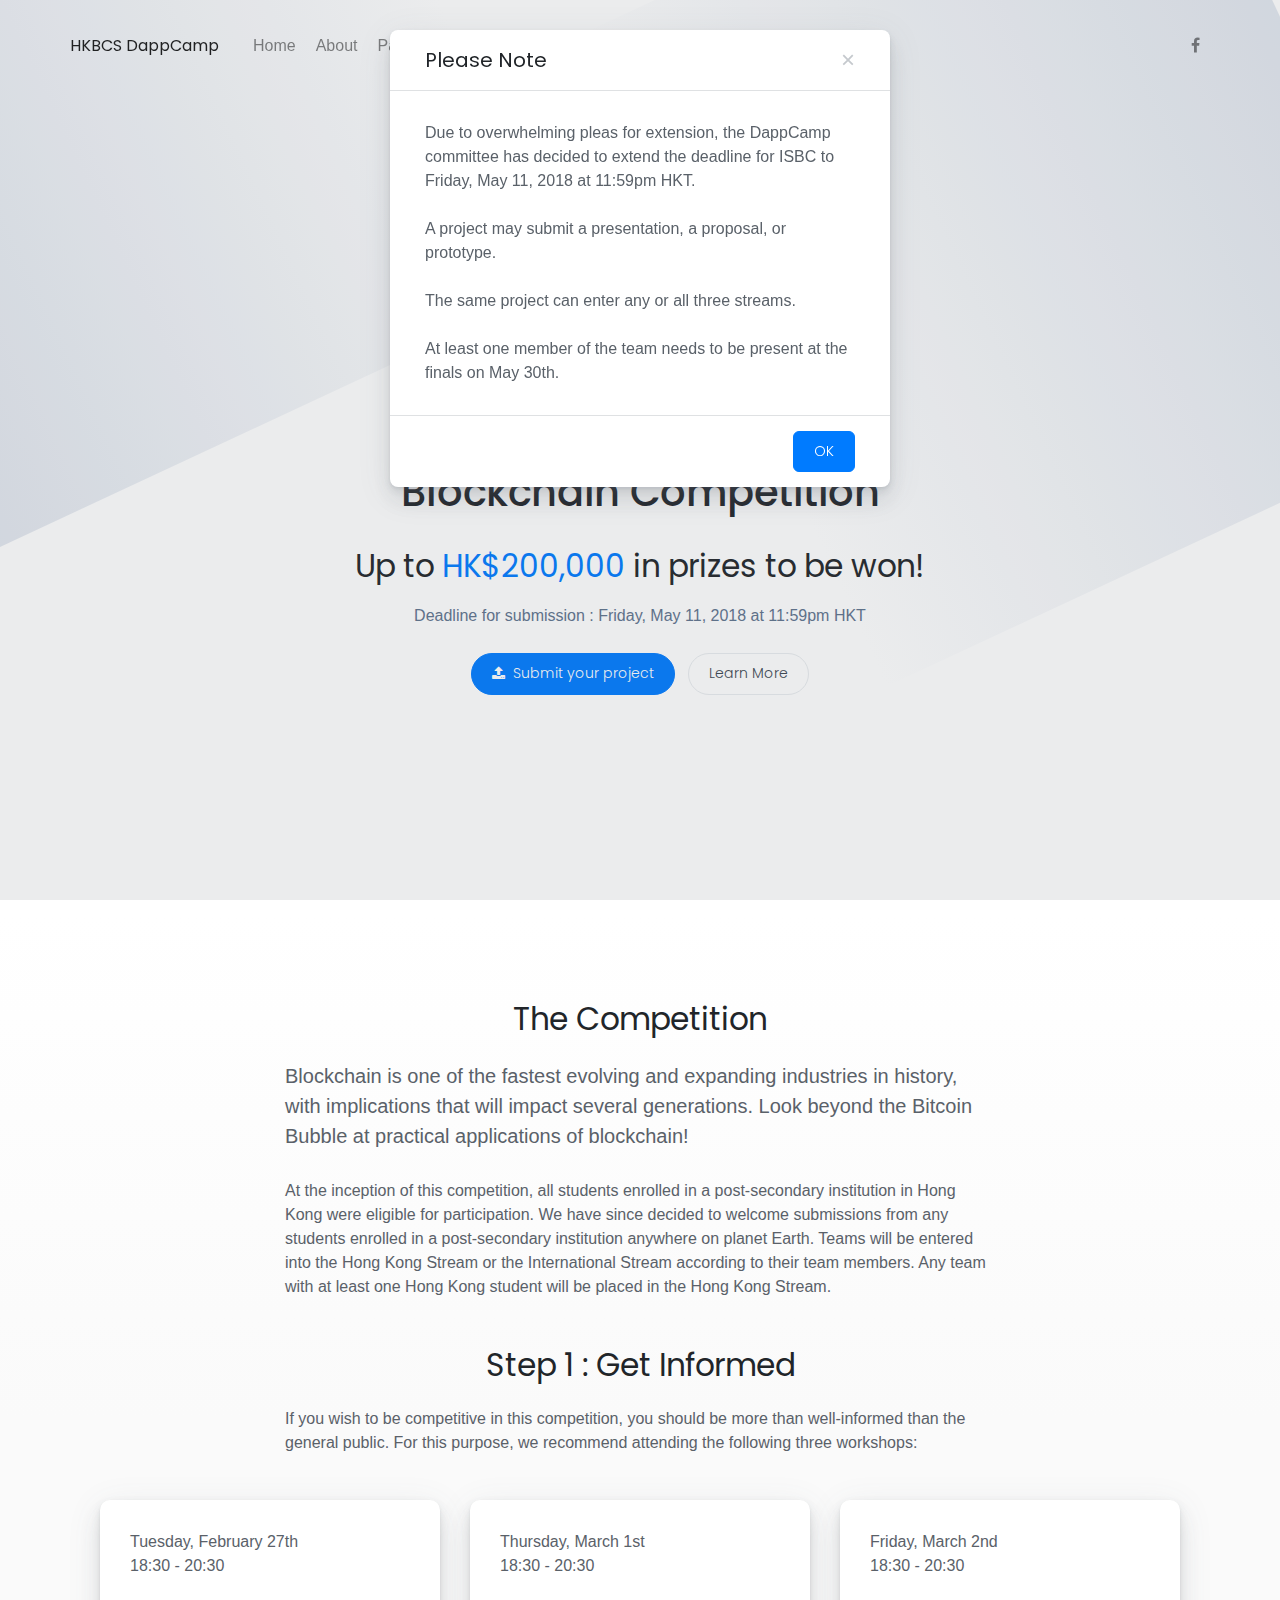
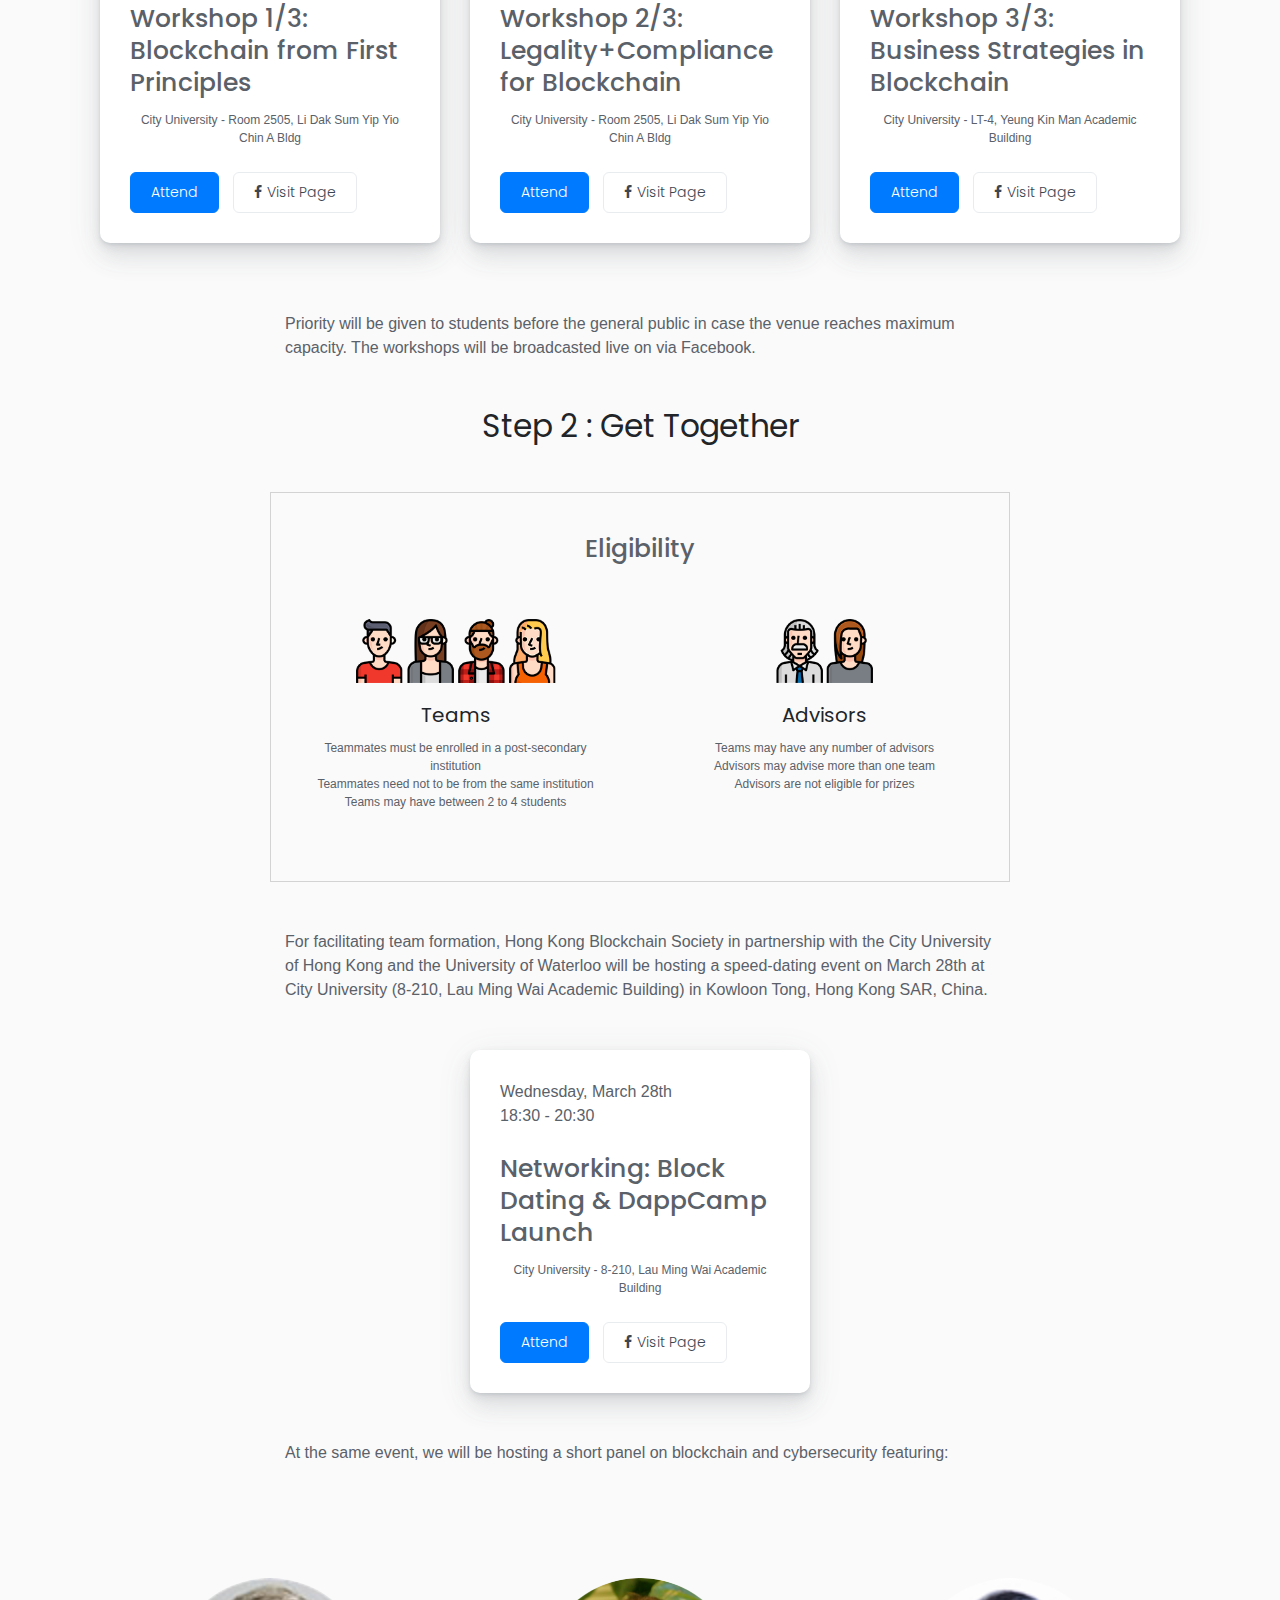
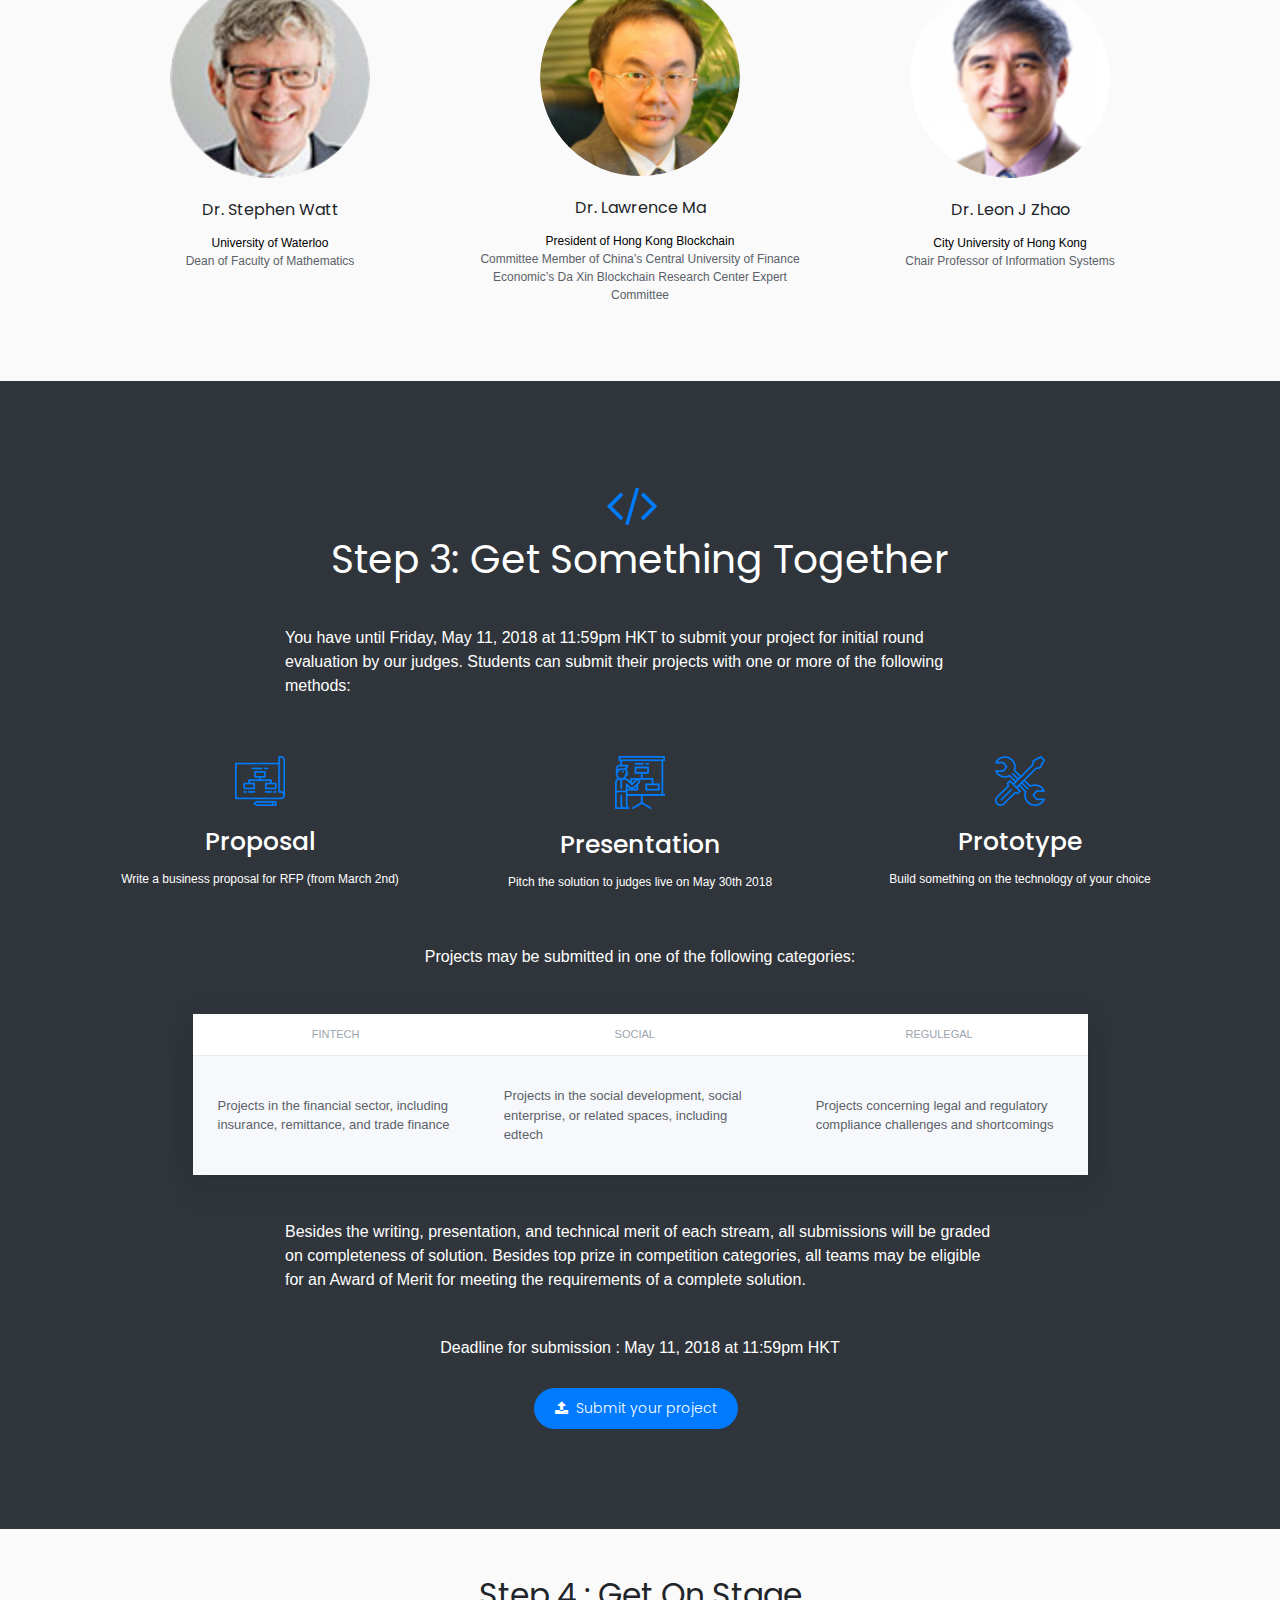
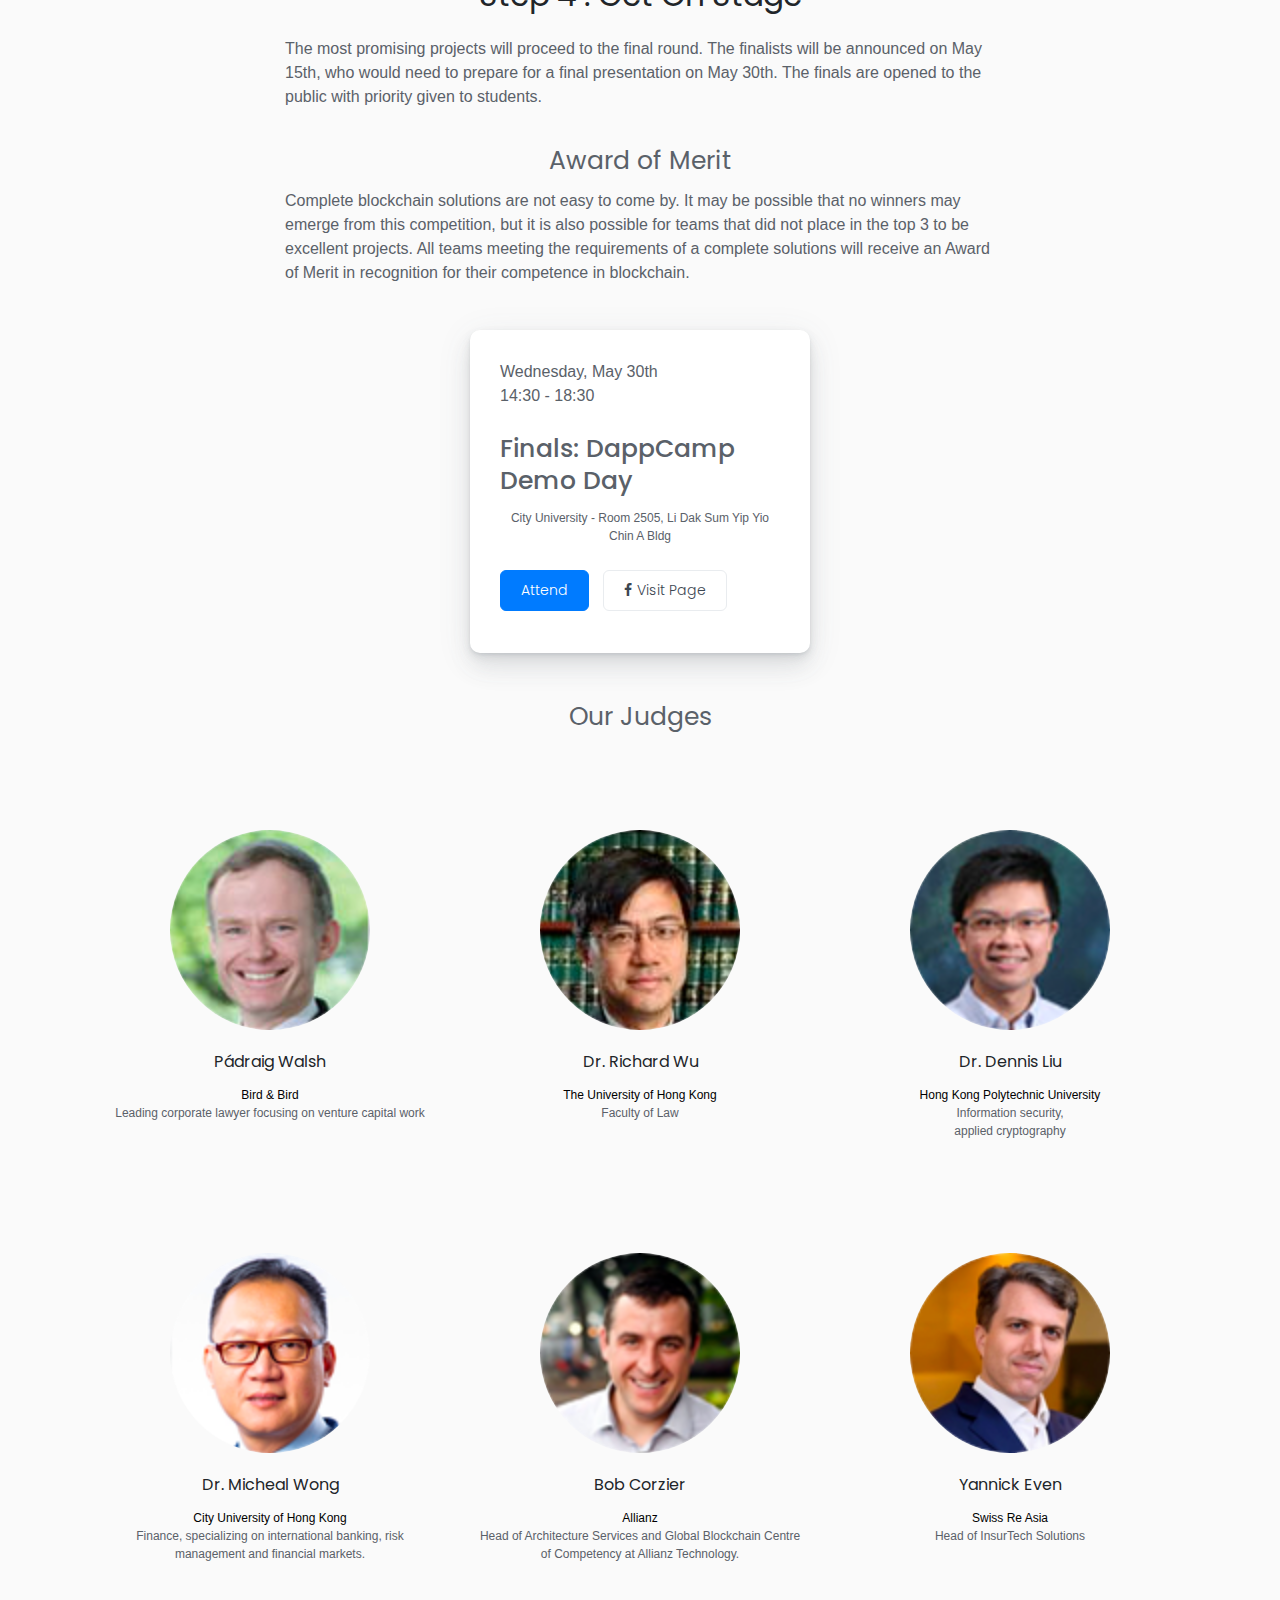
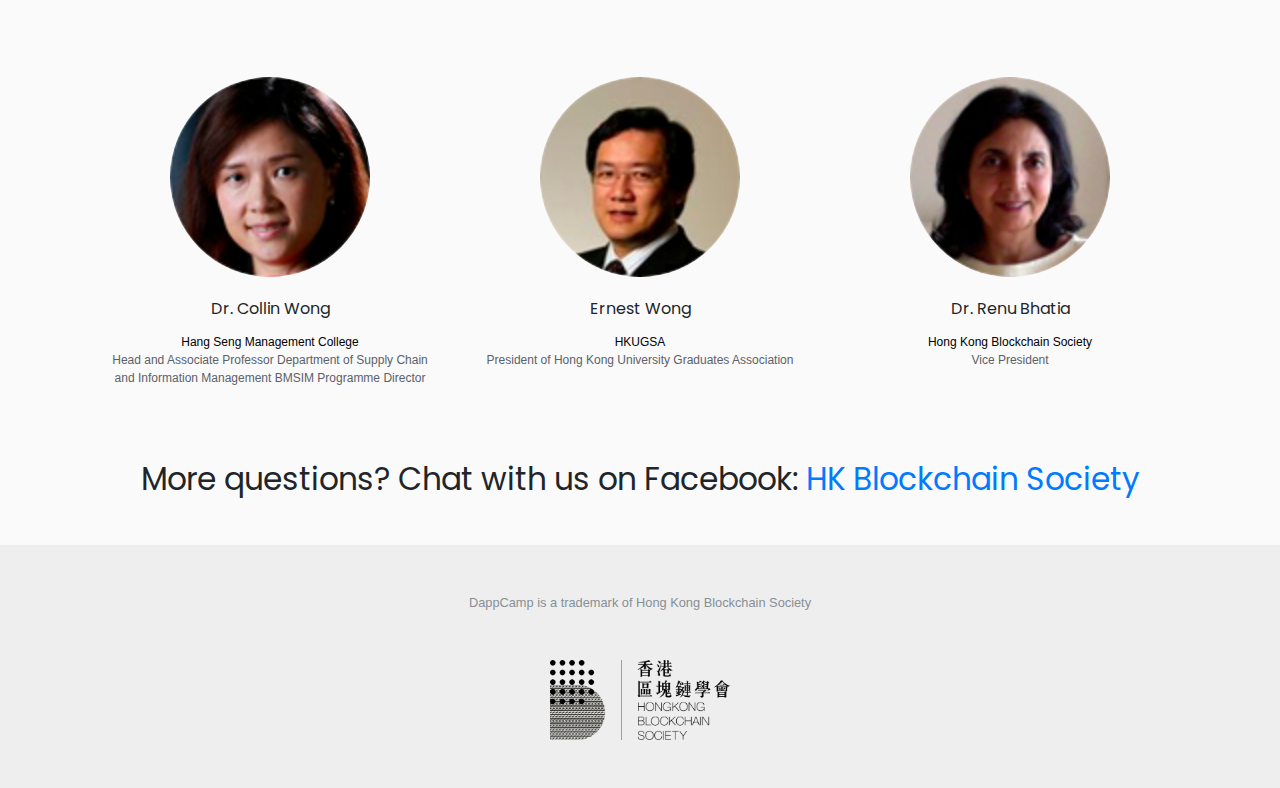
<file: competition_until_20180505.html>
<!doctype html>
<html class="no-js" lang="en">
<head>
    <meta charset="utf-8">
    <meta http-equiv="x-ua-compatible" content="ie=edge">
    <title>DappCamp Blockchain Academy | Hong Kong Blockchain Society (HKBCS)</title>
    <meta name="viewport" content="width=device-width, initial-scale=1">
    <meta property="og:title" content="DappCamp Blockchain Academy | Hong Kong Blockchain Society (HKBCS)" />
    <meta property="og:type" content="website" />
    <meta property="og:image" content="images/og-image.jpg" />
    <meta property="og:description" content="DappCamp is the blockchain academy initiative of the Hong Kong Blockchain Society. As per mandate, HKBCS promotes blockchain education in Hong Kong and Southern China." />
    <link rel="stylesheet" href="css/bootstrap.css">
    <link rel="stylesheet" href="css/font-awesome-min.css">
    <link rel="stylesheet" href="css/theme-min.css">
    <link rel="stylesheet" href="css/competition-extras-min.css">
    <link rel="stylesheet" href="css/style.css">    
    <link rel="shortcut icon" type="image/x-icon" href="images/favicon.ico">

</head>

<body>


<!-- Welcome Section -->
<div class="container navigationbar">
<!-- Navigation -->
        <div class="bg color white"></div>
          <nav class="navbar navbar-expand-lg navbar-light pt-4 px-0">
            <a class="navbar-brand" href="index.html"><!-- <img src="images/agency-landing/shards-logo-white.svg" class="mr-2" alt="Shards - Agency Landing Page"> -->HKBCS DappCamp</a>
            <button class="navbar-toggler" type="button" data-toggle="collapse" data-target="#navbarNavDropdown" aria-controls="navbarNavDropdown" aria-expanded="false" aria-label="Toggle navigation">
              <span class="navbar-toggler-icon"></span>
            </button>
            <div class="collapse navbar-collapse" id="navbarNavDropdown">
              <ul class="navbar-nav">
                <li class="nav-item">
                  <a class="nav-link" href="index.html">Home</a>
                </li>
                <li class="nav-item">
                  <a class="nav-link" href="index.html#about">About</a>
                </li>
                <li class="nav-item">
                  <a class="nav-link" href="index.html#partners">Partners</a>
                </li>
                <li class="nav-item dropdown active">
                    <a class="nav-link dropdown-toggle" href="" id="navbarDropdownMenuLink"
                       data-toggle="dropdown" aria-haspopup="true"
                       aria-expanded="false">
                        Events
                    </a>
                    <div class="dropdown-menu" aria-labelledby="navbarDropdownMenuLink">
                        <a class="dropdown-item" href="">International Student Blockchain Competition</a>
                    </div>
                  </li>
              </ul>

              <ul class="navbar-nav ml-auto">
                <li class="nav-item">
                  <a class="nav-link" href="https://www.facebook.com/hkblockchainsociety/" target="_blank"><i class="fa fa-facebook"></i></a>
                </li>
              </ul>
            </div>
          </nav>
<!-- / Navigation -->
</div> 
<!-- .container -->

<div class="welcome d-flex justify-content-center flex-column">
    <div class="inner-wrapper mt-auto mb-auto" >
        <p style="margin-bottom: 20px;">Presented By</p>
        <a class="hkbcs-xl" href="http://www.hkbcs.org/" target="_blank"><img src="images/hkbcs-logo-xl.png" alt="HKBCS"/></a>
        <h1>International Student<br>Blockchain Competition</h1>
        <h3>Up to <span style="color:#007bff;">HK$200,000</span> in prizes to be won!</h3>
        <p>Deadline for submission : Friday, May 11, 2018 at 11:59pm HKT</p>
        <div class="action-links">
          <a href="https://goo.gl/forms/z8IBL07SeE6XShPD3" target="_blank" class="btn btn-primary btn-pill align-self-center mr-2"><i class="fa fa-upload mr-1"></i> Submit your project</a>
          <a href="#competition" id="scroll-to-content" class="btn btn-outline-light btn-pill align-self-center">Learn More</a>
        </div>
    </div>
</div>

<!-- Page Content -->
<div id="introduction" class="page-content">
    <!-- Content -->
    <div class="content clearfix">

        <div class="container mb-5">
            <div class="section-title col-lg-8 col-md-10 ml-auto mr-auto">
                <h3 class="mb-4 text-center">The Competition</h3>
                <p class="lead">Blockchain is one of the fastest evolving and expanding industries in history, with implications that will impact several generations. Look beyond the Bitcoin Bubble at practical applications of blockchain!</p>
                <p>At the inception of this competition, all students enrolled in a post-secondary institution in Hong Kong were eligible for participation. We have since decided to welcome submissions from any students enrolled in a post-secondary institution anywhere on planet Earth. Teams will be entered into the Hong Kong Stream or the International Stream according to their team members. Any team with at least one Hong Kong student will be placed in the Hong Kong Stream.</p>
            </div>
        </div>
        <div id="cards" class="container mb-5">
            <div class="section-title col-lg-8 col-md-10 ml-auto mr-auto">
                <h3 class="mb-4 text-center">Step 1 : Get Informed</h3>
                <p>If you wish to be competitive in this competition, you should be more than well-informed than the general public. For this purpose, we recommend attending the following three workshops:</p>
            </div>

            <div class="example col-md-12 ml-auto mr-auto">
                <div class="row">
                    <div class="col-lg-4 col-md-12 col-sm-12 mb-4">
                        <div class="card">
                            <div class="card-body">
                              <p class="card-text">
                                Tuesday, February 27th<br>
                                18:30 - 20:30
                            </p>
                                <h4 class="card-title" style="margin-top:0;">Workshop 1/3: Blockchain from First Principles</h4>
                                <p class="card-text-desc">City University - Room 2505, Li Dak Sum Yip Yio Chin A Bldg</p>
                                <a href="https://goo.gl/r6AFxD" target="_blank" class="btn btn-primary" style="margin-right: 10px;">Attend</a>
                                <a href="https://goo.gl/Ttuy3z" target="_blank" class="btn btn-outline-light align-self-center"><i class="fa fa-facebook" style="margin-right:5px;"></i>Visit Page</a>
                            </div>
                        </div>
                    </div>

                    <div class="col-lg-4 col-md-12 col-sm-12 mb-4">
                        <div class="card">
                            <div class="card-body">
                              <p class="card-text">
                                Thursday, March 1st<br>
                                18:30 - 20:30
                            </p>
                                <h4 class="card-title" style="margin-top:0;">Workshop 2/3: Legality+Compliance for Blockchain</h4>
                                <p class="card-text-desc"> City University - Room 2505, Li Dak Sum Yip Yio Chin A Bldg</p>
                                <a href="https://goo.gl/r6AFxD" target="_blank" class="btn btn-primary" style="margin-right: 10px;">Attend</a>
                                <a href="https://goo.gl/npGXcg" target="_blank" class="btn btn-outline-light align-self-center"><i class="fa fa-facebook" style="margin-right:5px;"></i>Visit Page</a>
                            </div>
                        </div>
                    </div>

                    <div class="col-lg-4 col-md-12 col-sm-12 mb-4">
                        <div class="card">
                            <div class="card-body">
                              <p class="card-text">
                                Friday, March 2nd<br>
                                18:30 - 20:30
                            </p>
                                <h4 class="card-title" style="margin-top:0;">Workshop 3/3: Business Strategies in Blockchain</h4>
                                <p class="card-text-desc">City University - LT-4, Yeung Kin Man Academic Building</p>
                                <a href="https://goo.gl/r6AFxD" target="_blank" class="btn btn-primary" style="margin-right: 10px;">Attend</a>
                                <a href="https://goo.gl/TpgwCG" target="_blank" class="btn btn-outline-light align-self-center"><i class="fa fa-facebook" style="margin-right:5px;"></i>Visit Page</a>
                            </div>
                        </div>
                    </div>
                </div>
            </div>
            <div class="section-title col-lg-8 col-md-10 ml-auto mr-auto">
                <p>Priority will be given to students before the general public in case the venue reaches maximum capacity. The workshops will be broadcasted live on via Facebook.</p>
            </div>
        </div>


         <div id="cards" class="container mb-5">
            <div class="section-title col-lg-8 col-md-10 ml-auto mr-auto mb-5">
                <h3 class="mb-4 text-center">Step 2 : Get Together</h3>
            </div>

            <div class="eligible-container col-lg-8 col-md-10 ml-auto mr-auto mb-5">
                <h4 class="mb-4 card-title text-center">Eligibility</h4>
                <div class="col-md-12">
                    <div class="row teams">
                        <div class="col-lg-6 col-md-12 col-sm-12">
                            <div class="card-body">
                                <img class="rules-icon" src="images/teams.png" alt="teams"/>
                                <h5 class="text-center" style="margin-top:0;">Teams</h5>
                                <ul class="card-text-desc">
                                    <li>Teammates must be enrolled in a post-secondary institution</li>
                                    <li>Teammates need not to be from the same institution</li>
                                    <li>Teams may have between 2 to 4 students</li>
                                </ul>
                            </div>
                        </div>

                        <div class="col-lg-6 col-md-12 col-sm-12">
                            <div class="card-body">
                                <img class="rules-icon" src="images/advisors.png" alt="advisors"/>
                                <h5 class="text-center" style="margin-top:0;">Advisors</h5>
                                <ul class="card-text-desc">
                                    <li>Teams may have any number of advisors</li>
                                    <li>Advisors may advise more than one team</li>
                                    <li>Advisors are not eligible for prizes</li>
                                </ul>
                            </div>
                        </div>
                    </div>
                </div>
            </div>

            <div class="section-title col-lg-8 col-md-10 ml-auto mr-auto mb-5">
                    <p>For facilitating team formation, Hong Kong Blockchain Society in partnership with the City University of Hong Kong and the University of Waterloo will be hosting a speed-dating event on March 28th at City University (8-210, Lau Ming Wai Academic Building) in Kowloon Tong, Hong Kong SAR, China.</p>
            </div>

            <div class="example col-md-12 ml-auto mr-auto">
                <div class="row">
                    <div class="col-lg-4 col-md-12 col-sm-12 mb-5">
                    </div>
                    <div class="col-lg-4 col-md-12 col-sm-12 mb-5">
                        <div class="card">
                            <div class="card-body">
                              <p class="card-text">
                                Wednesday, March 28th<br>
                                18:30 - 20:30
                            </p>
                                <h4 class="card-title" style="margin-top:0;">Networking: Block Dating & DappCamp Launch</h4>
                                <p class="card-text-desc">City University - 8-210, Lau Ming Wai Academic Building</p>
                                <a href="https://goo.gl/r6AFxD" target="_blank" class="btn btn-primary" style="margin-right: 10px;">Attend</a>
                                <a href="https://goo.gl/4RbjZi" target="_blank" class="btn btn-outline-light align-self-center"><i class="fa fa-facebook" style="margin-right:5px;"></i>Visit Page</a>
                            </div>
                        </div>
                    </div>
                    <div class="col-lg-4 col-md-12 col-sm-12 mb-5">
                    </div>
                </div>
                <div class="row">
                    <div class="section-title col-lg-8 col-md-10 ml-auto mr-auto">
                        <p>At the same event, we will be hosting a short panel on blockchain and cybersecurity featuring:</p>
                    </div>
                </div>
                <div class="row">
                    <div class="col-lg-4 col-md-12 col-sm-12 mb-4">
                        <div class="prof-container">
                            <div class="card-body panel">
                                <img class="rules-icon" src="images/stephen-watt.png" alt="Dr. Stephen Watt"/>
                                <h6 class="text-center" style="margin-top:0;">Dr. Stephen Watt</h6>
                                <p class="card-text-desc text-center"><b style="color:black;">University of Waterloo</b><br><span>Dean of Faculty of Mathematics</span></p>
                            </div>
                        </div>
                    </div>
                    <div class="col-lg-4 col-md-12 col-sm-12 mb-4">
                        <div class="prof-container">
                            <div class="card-body panel">
                                <img class="rules-icon" src="images/lawrence-ma.png" alt="Dr. Lawrence Ma"/>
                                <h6 class="text-center" style="margin-top:0;">Dr. Lawrence Ma</h6>
                                <p class="card-text-desc text-center"><b style="color:black;">President of Hong Kong Blockchain</b><br>Committee Member of China’s Central University of Finance<br>Economic’s Da Xin Blockchain Research Center Expert Committee</p>
                            </div>
                        </div>
                    </div>
                    <div class="col-lg-4 col-md-12 col-sm-12 mb-4">
                        <div class="prof-container">
                            <div class="card-body panel">
                                <img class="rules-icon" src="images/leon-zhao.png" alt="Dr. Leon J Zhao"/>
                                <h6 class="text-center" style="margin-top:0;">Dr. Leon J Zhao</h6>
                                <p class="card-text-desc text-center"><b style="color:black;">City University of Hong Kong</b><br>Chair Professor of Information Systems</p>
                            </div>
                        </div>
                    </div>
<!--                     <div class="col-lg-4 col-md-12 col-sm-12 mb-4">
                        <div class="prof-container">
                            <div class="card-body panel">
                                <img class="rules-icon" src="images/allen-au.png" alt="Dr. Allen Au"/>
                                <h6 class="text-center" style="margin-top:0;">Dr. Allen Au</h6>
                                <p class="card-text-desc text-center"><b style="color:black;">Hong Kong Polytechnic University</b><br>Department of Computing</p>
                            </div>
                        </div>
                    </div>
                    <div class="col-lg-4 col-md-12 col-sm-12 mb-4">
                        <div class="prof-container">
                            <div class="card-body panel">
                                <img class="rules-icon" src="images/daniel-luo.png" alt="Dr. Daniel Luo"/>
                                <h6 class="text-center" style="margin-top:0;">Dr. Daniel Luo</h6>
                                <p class="card-text-desc text-center"><b style="color:black;">Hong Kong Polytechnic University</b><br>Department of Computing</p>
                            </div>
                        </div>
                    </div> -->
                </div>
<!--                 <div class="row">
                    <div class="col-lg-6 col-md-12 col-sm-12 mb-4">
                        <div class="prof-container">
                            <div class="card-body panel">
                                <img class="rules-icon" src="images/lawrence-ma.png" alt="Dr. Lawrence Ma"/>
                                <h6 class="text-center" style="margin-top:0;">Dr. Lawrence Ma</h6>
                                <p class="card-text-desc text-center"><b style="color:black;">President of Hong Kong Blockchain</b><br>Committee Member of China’s Central University of Finance<br>Economic’s Da Xin Blockchain Research Center Expert Committee</p>
                            </div>
                        </div>
                    </div>
                    <div class="col-lg-6 col-md-12 col-sm-12 mb-4">
                        <div class="prof-container">
                            <div class="card-body panel">
                                <img class="rules-icon" src="images/leon-zhao.png" alt="Dr. Leon J Zhao"/>
                                <h6 class="text-center" style="margin-top:0;">Dr. Leon J Zhao</h6>
                                <p class="card-text-desc text-center"><b style="color:black;">City University of Hong Kong</b><br>Chair Professor of Information Systems</p>
                            </div>
                        </div>
                    </div>
                </div> -->
            </div>

        </div>

    <div class="compete-cta bg-dark mb-5" id="competition">
        <div id="cards" class="rules container">
            <div class="row">
                <div class="col-md-12">
                    <h1 class="text-center"><div class="icon text-primary mr-3"><i class="fa fa-code"></i></div></h1>
                    <h2 class="text-white text-center mb-5">Step 3: Get Something Together</h2>
                    <p class="text-white col-lg-8 col-md-10 ml-auto mr-auto">You have until Friday, May 11, 2018 at 11:59pm HKT to submit your project for initial round evaluation by our judges. Students can submit their projects with one or more of the following methods:
                    </p>
                </div>
                <div class="col-md-12">
                    <div class="row">
                        <div class="col-lg-4 col-md-12 col-sm-12 mb-4">
                                <div class="card-body text-white">
                                    <img class="rules-icon" src="images/icon1.png" alt="proposal"/>
                                    <h4 class="card-title text-center text-white" style="margin-top:0;">Proposal</h4>
                                    <p class="card-text-desc text-center">Write a business proposal for RFP (from March 2nd)</p>
                                </div>
                        </div>

                        <div class="col-lg-4 col-md-12 col-sm-12 mb-4">
                                <div class="card-body text-white">
                                    <img class="rules-icon" src="images/icon2.png" alt="proposal"/>
                                    <h4 class="card-title text-center text-white" style="margin-top:0;">Presentation</h4>
                                    <p class="card-text-desc text-center">Pitch the solution to judges live on May 30th 2018</p>
                                </div>
                        </div>

                        <div class="col-lg-4 col-md-12 col-sm-12 mb-4">
                                <div class="card-body text-white">
                                    <img class="rules-icon" src="images/icon3.png" alt="proposal"/>
                                    <h4 class="card-title text-center text-white" style="margin-top:0;">Prototype</h4>
                                    <p class="card-text-desc text-center">Build something on the technology of your choice</p>
                                </div>
                        </div>
                    </div>
                    <p class="text-white col-lg-8 col-md-10 ml-auto mr-auto text-center">Projects may be submitted in one of the following categories:
                    </p>
                    <div class="example col-md-10 ml-auto mr-auto">
                        <table class="table table-striped table-responsive">
                            <thead>
                            <tr>
                                <th><b>Fintech</b></th>
                                <th><b>Social</b></th>
                                <th><b>Regulegal</b></th>
                            </tr>
                            </thead>
                            <tbody>
                            <tr>
                                <td>Projects in the financial sector, including insurance, remittance, and trade finance</td>
                                <td>Projects in the social development, social enterprise, or related spaces, including edtech</td>
                                <td>Projects concerning legal and regulatory compliance challenges and shortcomings</td>
                            </tr>
                            </tbody>
                        </table>
                    </div>
                    <p class="text-white col-lg-8 col-md-10 ml-auto mr-auto">Besides the writing, presentation, and technical merit of each stream, all submissions will be graded on completeness of solution. Besides top prize in competition categories, all teams may be eligible for an Award of Merit for meeting the requirements of a complete solution.
                    </p>
                </div>
                <div class="col-md-12 share d-table ml-auto mr-auto mt-3 text-center">
                    <p class="text-white col-lg-8 col-md-10 ml-auto mr-auto text-center">Deadline for submission : May 11, 2018 at 11:59pm HKT</p>
                    <a href="https://goo.gl/forms/z8IBL07SeE6XShPD3" target="_blank" class="btn btn-primary btn-pill align-self-center mr-2"><i class="fa fa-upload mr-1"></i> Submit your project</a>
                </div>

            </div>
        </div>
    </div>

     <div id="cards" class="container mb-5">
            <div class="section-title col-lg-8 col-md-10 ml-auto mr-auto">
                <h3 class="mb-4 text-center">Step 4 : Get On Stage</h3>
                <p>The most promising projects will proceed to the final round. The finalists will be announced on May 15th, who would need to prepare for a final presentation on May 30th. The finals are opened to the public with priority given to students.
                </p>
                <h4 class="text-center">Award of Merit</h4>
                <p>Complete blockchain solutions are not easy to come by. It may be possible that no winners may emerge from this competition, but it is also possible for teams that did not place in the top 3 to be excellent projects. All teams meeting the requirements of a complete solutions will receive an Award of Merit in recognition for their competence in blockchain.</p>
            </div>

            <div class="example col-md-12 ml-auto mr-auto">
                <div class="row">
                    <div class="col-lg-4 col-md-12 col-sm-12 mb-5">
                    </div>

                    <div class="col-lg-4 col-md-12 col-sm-12 mb-5">
                        <div class="card">
                            <div class="card-body">
                              <p class="card-text">
                                Wednesday, May 30th
                                <br>14:30 - 18:30
                            </p>
                                <h4 class="card-title" style="margin-top:0;">Finals: DappCamp Demo Day</h4>
                                <p class="card-text-desc">City University - Room 2505, Li Dak Sum Yip Yio Chin A Bldg</p>
                                <a href="https://goo.gl/r6AFxD" target="_blank" class="btn btn-primary" style="margin-right: 10px;">Attend</a>
                                <a href="https://goo.gl/sKmokZ" target="_blank"class="btn btn-outline-light align-self-center"><i class="fa fa-facebook" style="margin-right:5px;"></i>Visit Page</a>
                            </div>
                        </div>
                    </div>

                    <div class="col-lg-4 col-md-12 col-sm-12 mb-5 sm-hidden">
                    </div>
                </div>
	            <div class="section-title col-lg-8 col-md-10 ml-auto mr-auto">
	                <h4 class="text-center">Our Judges</h4>
	            </div>
                <div class="row">
                    <div class="col-lg-4 col-md-12 col-sm-12 mb-4">
                        <div class="prof-container">
                            <div class="card-body panel">
                                <img class="rules-icon" src="images/judge-walsh.png" alt="Pádraig Walsh"/>
                                <h6 class="text-center" style="margin-top:0;">Pádraig Walsh</h6>
                                <p class="card-text-desc text-center"><b style="color:black;">Bird & Bird</b><br>Leading corporate lawyer focusing on venture capital work</p>
                            </div>
                        </div>
                    </div>
                    <div class="col-lg-4 col-md-12 col-sm-12 mb-4">
                        <div class="prof-container">
                            <div class="card-body panel">
                                <img class="rules-icon" src="images/judge-wu.png" alt="Richard Wu"/>
                                <h6 class="text-center" style="margin-top:0;">Dr. Richard Wu</h6>
                                <p class="card-text-desc text-center"><b style="color:black;">The University of Hong Kong</b><br>Faculty of Law</p>
                            </div>
                        </div>
                    </div>
                    <div class="col-lg-4 col-md-12 col-sm-12 mb-4">
                        <div class="prof-container">
                            <div class="card-body panel">
                                <img class="rules-icon" src="images/judge-liu.png" alt="Dr. Dennis Liu"/>
                                <h6 class="text-center" style="margin-top:0;">Dr. Dennis Liu</h6>
                                <p class="card-text-desc text-center"><b style="color:black;">Hong Kong Polytechnic University</b><br>Information security,<br>applied cryptography</p>
                            </div>
                        </div>
                    </div>
                </div>
                <div class="row">
                    <div class="col-lg-4 col-md-12 col-sm-12 mb-4">
                        <div class="prof-container">
                            <div class="card-body panel">
                                <img class="rules-icon" src="images/judge-wong.png" alt="Dr. Micheal Wong"/>
                                <h6 class="text-center" style="margin-top:0;">Dr. Micheal Wong</h6>
                                <p class="card-text-desc text-center"><b style="color:black;">City University of Hong Kong</b><br>Finance, specializing on international banking, risk management and financial markets.</p>
                            </div>
                        </div>
                    </div>
<!--                     <div class="col-lg-4 col-md-12 col-sm-12 mb-4">
                        <div class="prof-container">
                            <div class="card-body panel">
                                <img class="rules-icon" src="" alt=""/>
                                <h6 class="text-center" style="margin-top:0;">Dr. H.Y. Dong</h6>
                                <p class="card-text-desc text-center">Daiwa Securities<br></p>
                            </div>
                        </div>
                    </div> -->
                    <div class="col-lg-4 col-md-12 col-sm-12 mb-4">
                        <div class="prof-container">
                            <div class="card-body panel">
                                <img class="rules-icon" src="images/judge-crozier.png" alt="Dr. Leon J Zhao"/>
                                <h6 class="text-center" style="margin-top:0;">Bob Corzier</h6>
                                <p class="card-text-desc text-center"><b style="color:black;">Allianz</b><br>Head of Architecture Services and Global Blockchain Centre of Competency at Allianz Technology.</p>
                            </div>
                        </div>
                    </div>
                    <div class="col-lg-4 col-md-12 col-sm-12 mb-4">
                        <div class="prof-container">
                            <div class="card-body panel">
                                <img class="rules-icon" src="images/judge-even.png" alt="Dr. Lawrence Ma"/>
                                <h6 class="text-center" style="margin-top:0;">Yannick Even</h6>
                                <p class="card-text-desc text-center"><b style="color:black;">Swiss Re Asia</b><br>Head of InsurTech Solutions</p>
                            </div>
                        </div>
                    </div>
                </div>
                <div class="row">
<!--                     <div class="col-lg-4 col-md-12 col-sm-12 mb-4">
                        <div class="prof-container">
                            <div class="card-body panel">
                                <img class="rules-icon" src="images/judge-even.png" alt="Dr. Lawrence Ma"/>
                                <h6 class="text-center" style="margin-top:0;">Yannick Even</h6>
                                <p class="card-text-desc text-center">Swiss Re Asia<br><br>Head of InsurTech Solutions</p>
                            </div>
                        </div>
                    </div> -->
                    <div class="col-lg-4 col-md-12 col-sm-12 mb-4">
                        <div class="prof-container">
                            <div class="card-body panel">
                                <img class="rules-icon" src="images/judge-cwong.png" alt="Dr. Collin Wong"/>
                                <h6 class="text-center" style="margin-top:0;">Dr. Collin Wong</h6>
                                <p class="card-text-desc text-center"><b style="color:black;">Hang Seng Management College</b><br>Head and Associate Professor Department of Supply Chain and Information Management BMSIM Programme Director</p>
                            </div>
                        </div>
                    </div>
<!--                     <div class="col-lg-4 col-md-12 col-sm-12 mb-4">
                        <div class="prof-container">
                            <div class="card-body panel">
                                <img class="rules-icon" src="" alt=""/>
                                <h6 class="text-center" style="margin-top:0;">Harrison Lee</h6>
                                <p class="card-text-desc text-center">FWD<br></p>
                            </div>
                        </div>
                    </div> -->
                    <div class="col-lg-4 col-md-12 col-sm-12 mb-4">
                        <div class="prof-container">
                            <div class="card-body panel">
                                <img class="rules-icon" src="images/judge-ewong.png" alt="Ernest Wong"/>
                                <h6 class="text-center" style="margin-top:0;">Ernest Wong</h6>
                                <p class="card-text-desc text-center"><b style="color:black;">HKUGSA</b><br>President of Hong Kong University Graduates Association</p>
                            </div>
                        </div>
                    </div>
                    <div class="col-lg-4 col-md-12 col-sm-12 mb-4">
                        <div class="prof-container">
                            <div class="card-body panel">
                                <img class="rules-icon" src="images/judge-bhatia.png" alt="Dr. Renu Bhatia"/>
                                <h6 class="text-center" style="margin-top:0;">Dr. Renu Bhatia</h6>
                                <p class="card-text-desc text-center"><b style="color:black;">Hong Kong Blockchain Society</b><br>Vice President</p>
                            </div>
                        </div>
                    </div>
                </div>
<!--                 <div class="row">
                    <div class="col-lg-4 col-md-12 col-sm-12 mb-4">
                        <div class="prof-container">
                            <div class="card-body panel">
                                <img class="rules-icon" src="images/judge-ewong.png" alt="Ernest Wong"/>
                                <h6 class="text-center" style="margin-top:0;">Ernest Wong</h6>
                                <p class="card-text-desc text-center">HKUGSA<br><br>President of Hong Kong University Graduates Association</p>
                            </div>
                        </div>
                    </div>
                    <div class="col-lg-4 col-md-12 col-sm-12 mb-4">
                        <div class="prof-container">
                            <div class="card-body panel">
                                <img class="rules-icon" src="images/judge-bhatia.png" alt="Dr. Renu Bhatia"/>
                                <h6 class="text-center" style="margin-top:0;">Dr. Renu Bhatia</h6>
                                <p class="card-text-desc text-center">Hong Kong Blockchain Society<br><br>Vice President</p>
                            </div>
                        </div>
                    </div>
                </div> -->
            </div>
            <h3 class="mb-4 text-center">More questions? Chat with us on Facebook: <a href="https://www.facebook.com/hkblockchainsociety/" target="_blank">HK Blockchain Society</a></h3>
        </div>
    <footer class="main-footer py-5">
        <p class="text-muted text-center small p-0 mb-5">DappCamp is a trademark of Hong Kong Blockchain Society</p>
            <div class="product-by">
                <a href="http://www.hkbcs.org/" target="_blank">
                    <img src="images/hkbcs-logo.png" alt="Hong Kong Blockchain Soceity">
                </a>
            </div>
    </footer>
</div>
<!-- Modal -->
<div class="modal fade" id="myModal" tabindex="-1" role="dialog" aria-labelledby="exampleModalLabel" aria-hidden="true">
  <div class="modal-dialog" role="document">
    <div class="modal-content">
      <div class="modal-header">
        <h5 class="modal-title" id="exampleModalLabel">Please Note</h5>
        <button type="button" class="close" data-dismiss="modal" aria-label="Close">
          <span aria-hidden="true">&times;</span>
        </button>
      </div>
      <div class="modal-body">
Due to overwhelming pleas for extension, the DappCamp committee has decided to extend the deadline for ISBC to Friday, May 11, 2018 at 11:59pm HKT. <br/><br/>
A project may submit a presentation, a proposal, or prototype. <br/><br/>
The same project can enter any or all three streams. <br/><br/>
At least one member of the team needs to be present at the finals on May 30th.
      </div>
      <div class="modal-footer">
        <button type="button" class="btn btn-primary" data-dismiss="modal">OK</button>
      </div>
    </div>
  </div>
</div>
      <!-- JavaScript Dependencies -->
      <script src="js/jquery-3.2.1.min.js"></script>
      <script src="js/popper.min.js"></script>
      <script src="js/bootstrap.min.js"></script>
      <script src="js/custom.js"></script>
      <script type="text/javascript">
        $(window).on('load',function(){
            $('#myModal').modal('show');
        });
    </script>

</body>
</html>
</file>
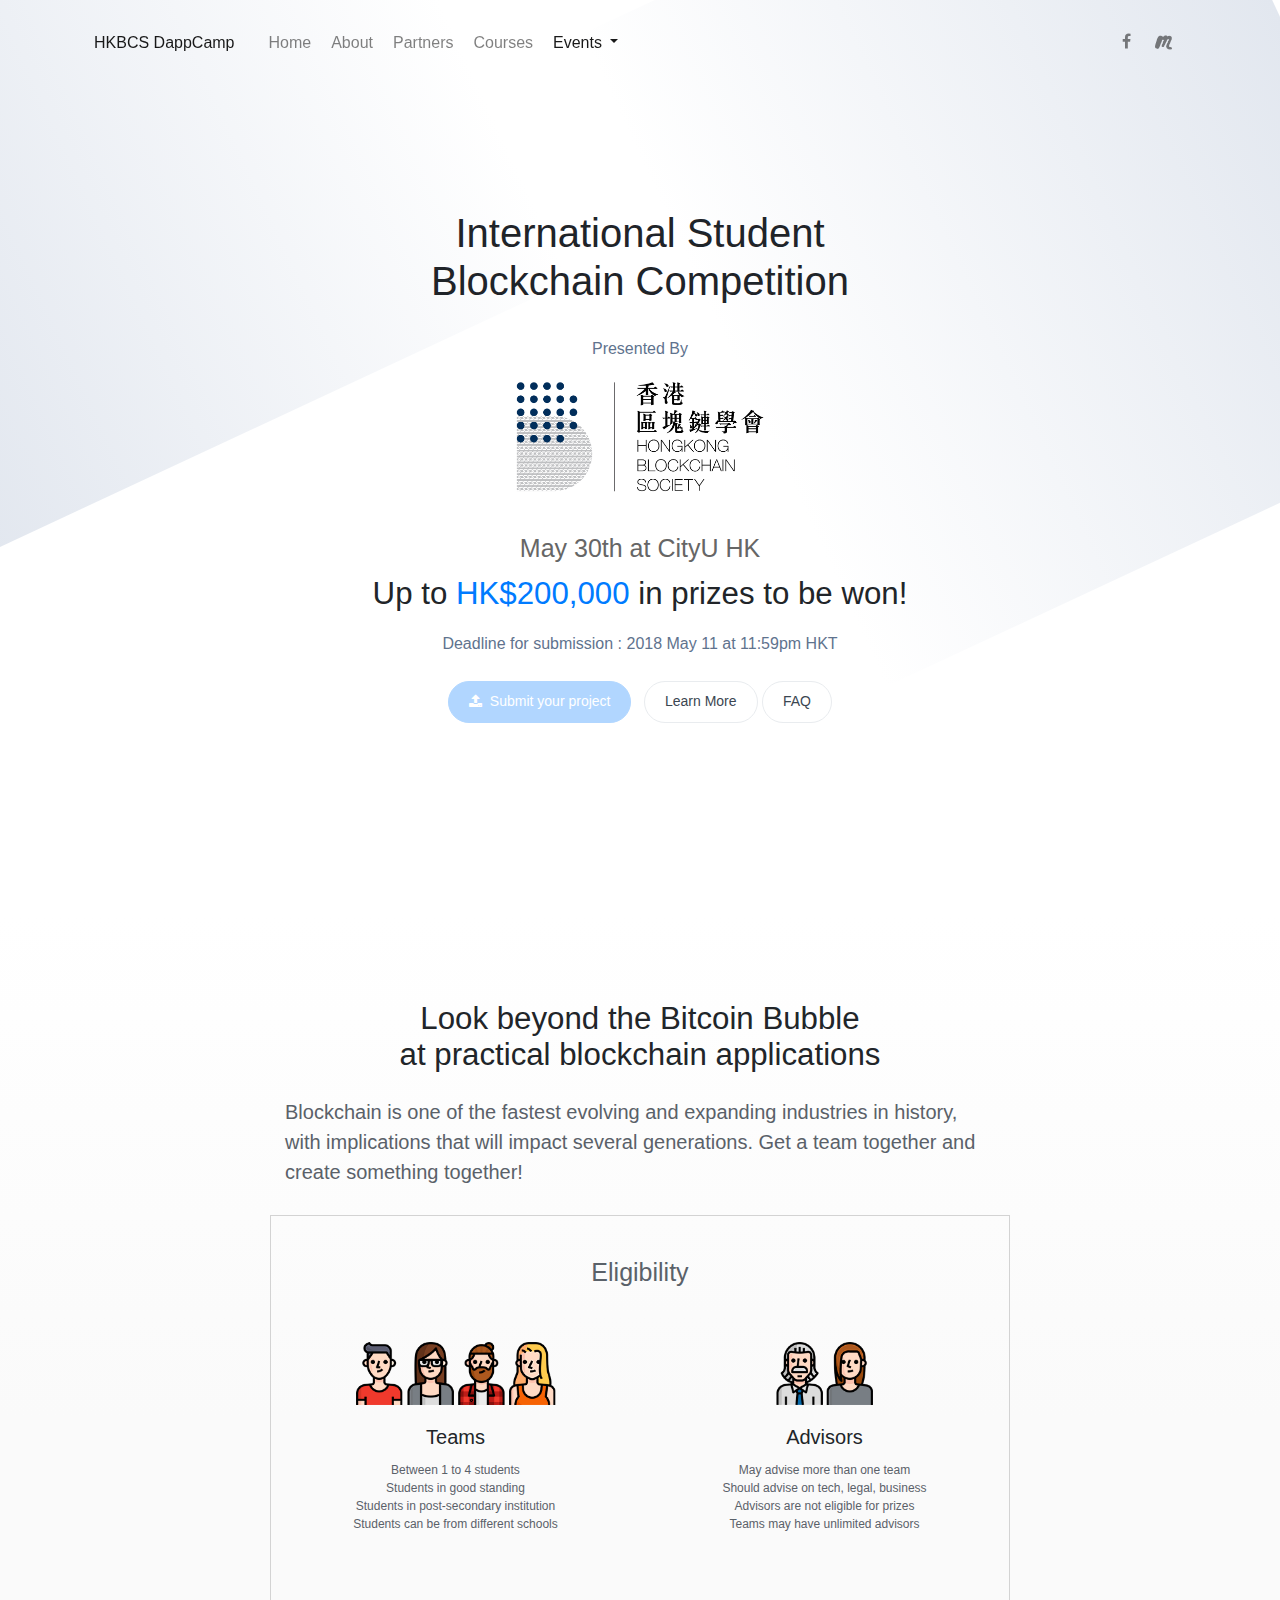
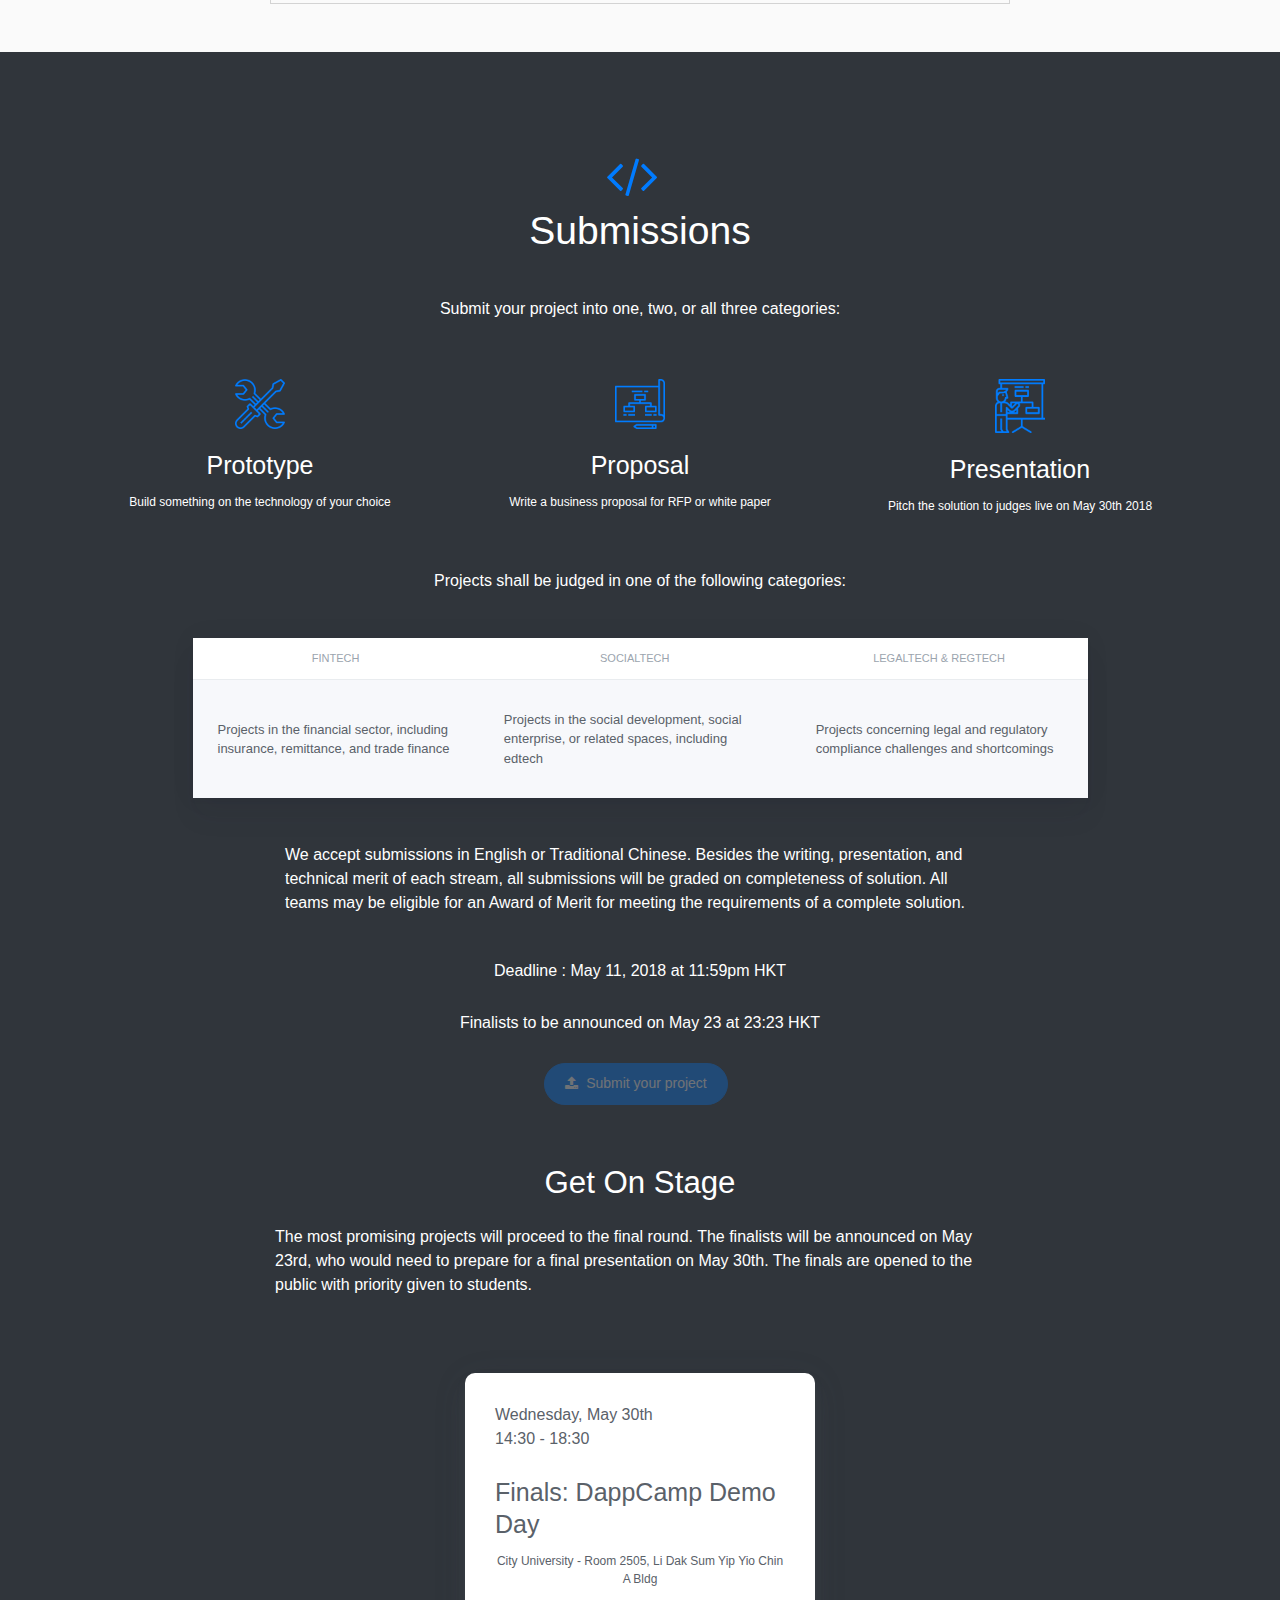
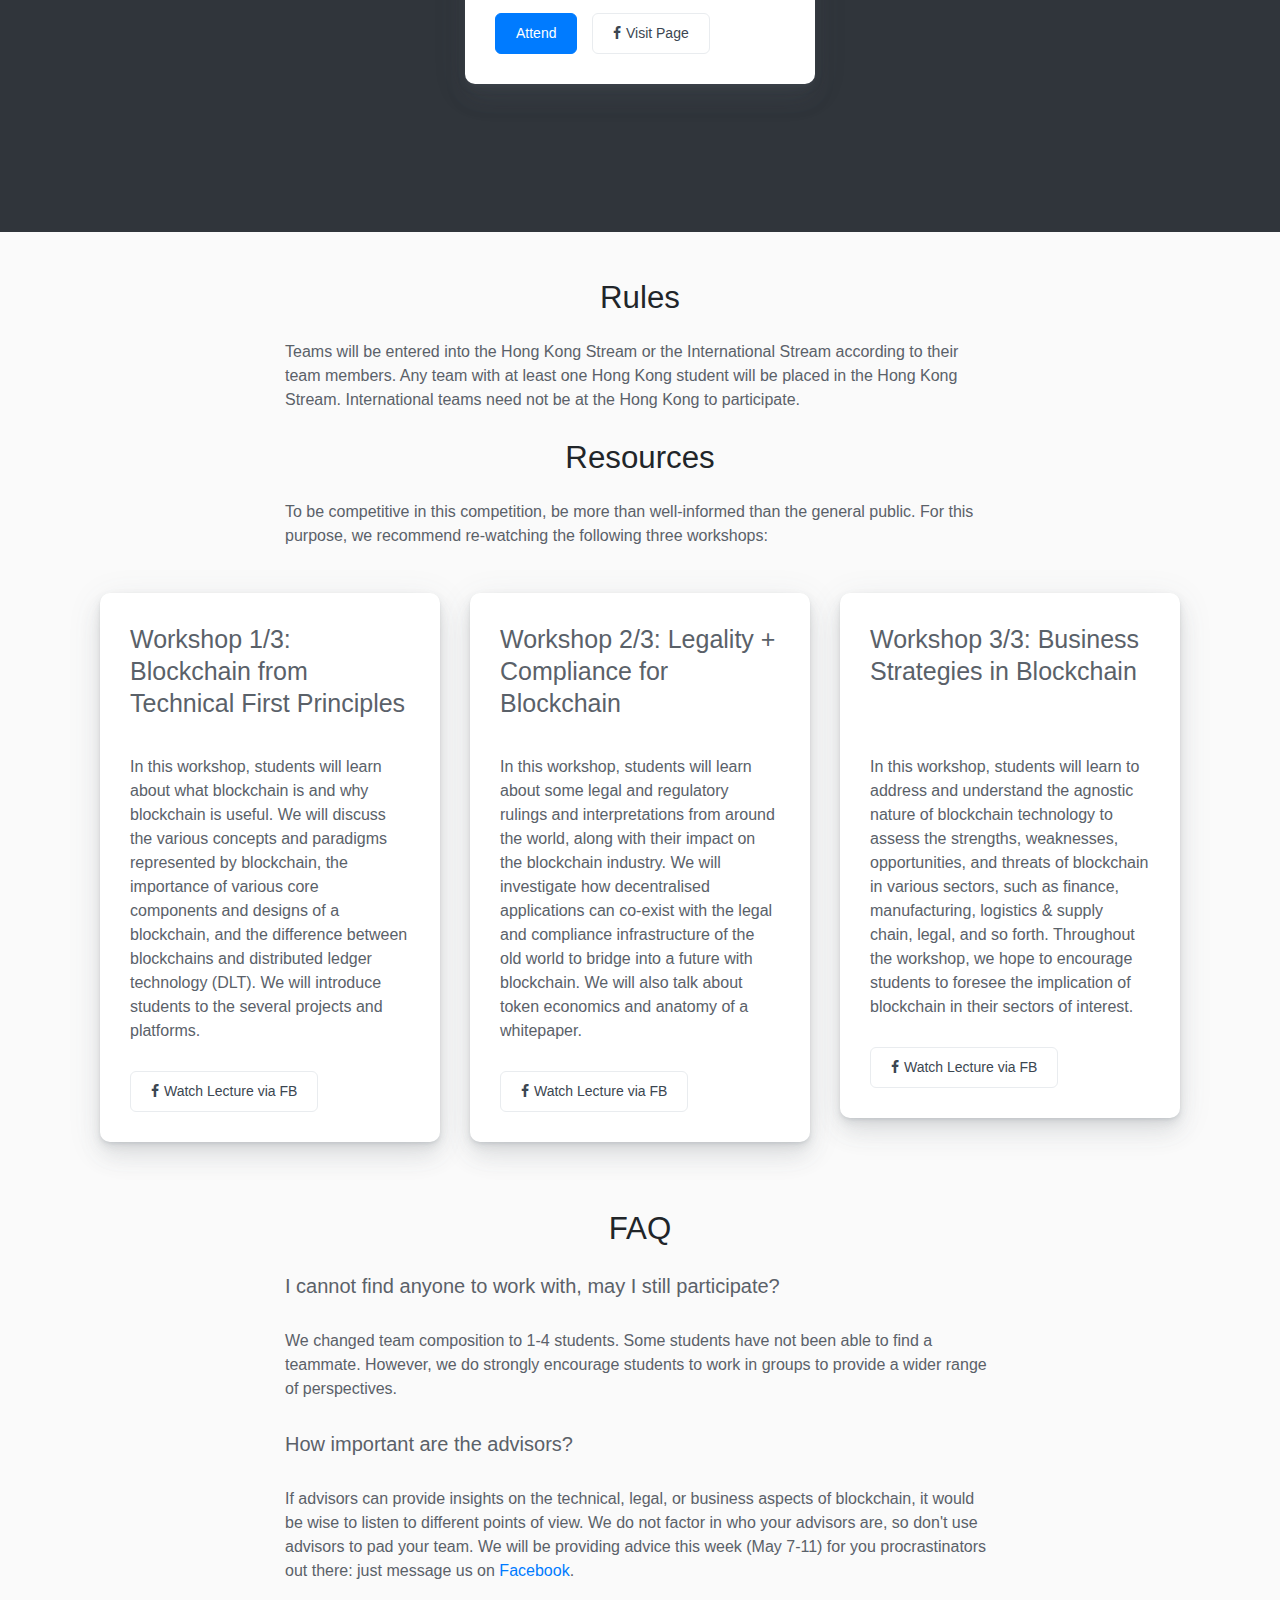
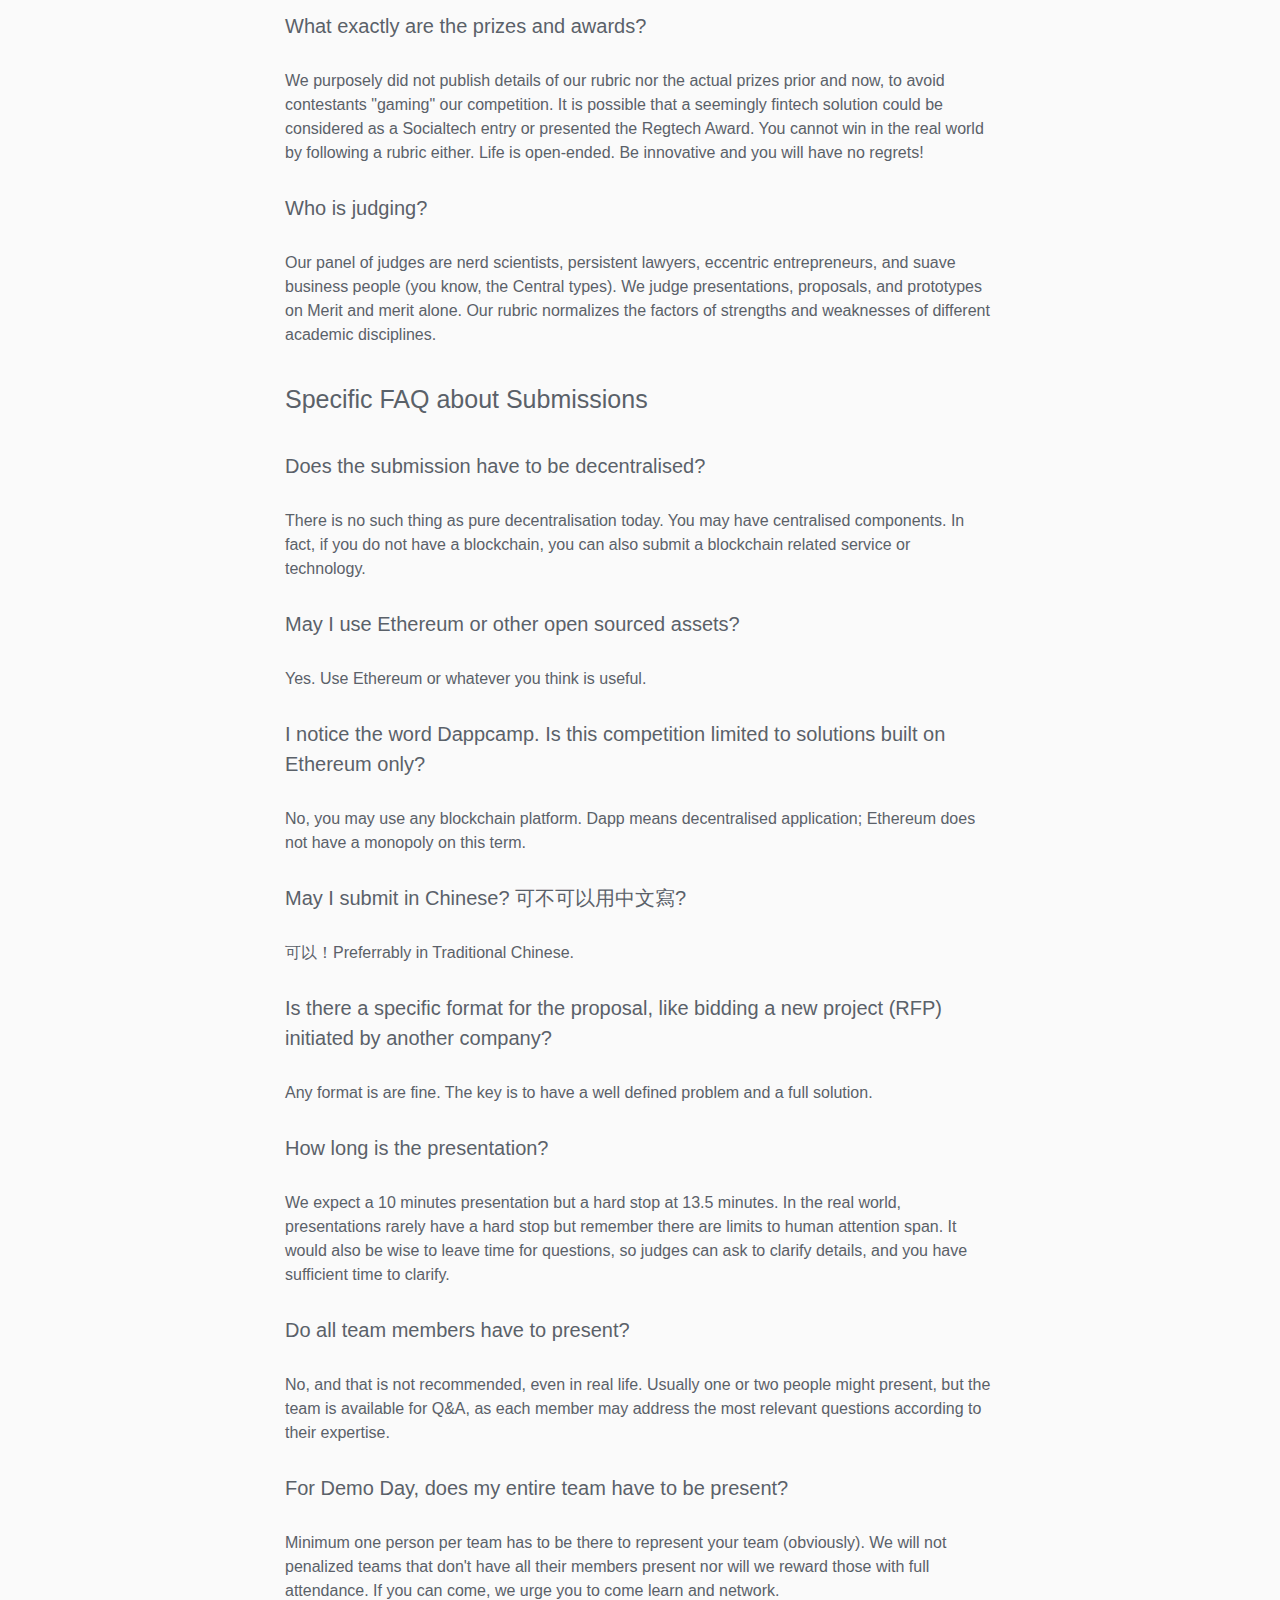
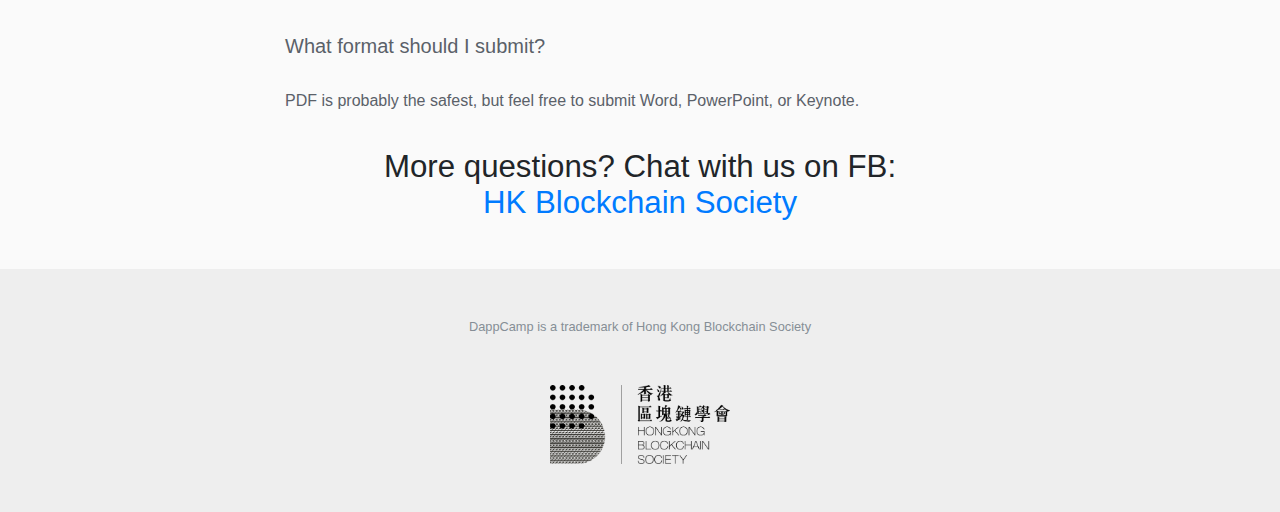
<file: competition_until_20180524.html>
<!doctype html>
<html class="no-js" lang="en">
<head>
    <meta charset="utf-8">
    <meta http-equiv="x-ua-compatible" content="ie=edge">
    <title>DappCamp Blockchain Academy | Hong Kong Blockchain Society (HKBCS)</title>
    <meta name="viewport" content="width=device-width, initial-scale=1">
    <meta property="og:title" content="DappCamp Blockchain Academy | Hong Kong Blockchain Society (HKBCS)" />
    <meta property="og:type" content="website" />
    <meta property="og:image" content="images/og-image.jpg" />
    <meta property="og:description" content="DappCamp is the blockchain academy initiative of the Hong Kong Blockchain Society. As per mandate, HKBCS promotes blockchain education in Hong Kong and Southern China." />
    <link rel="stylesheet" href="css/bootstrap.css">
    <link rel="stylesheet" href="css/font-awesome-min.css">
    <link rel="stylesheet" href="css/theme.css">
    <link rel="stylesheet" href="css/competition-extras-min.css">
    <link rel="stylesheet" href="css/style.css">    
    <link rel="shortcut icon" type="image/x-icon" href="images/favicon.ico">

</head>

<body>


<!-- Welcome Section -->
<div class="container navigationbar">
<!-- Navigation -->
        <div class="bg color white"></div>
          <nav class="navbar navbar-expand-lg navbar-light">
            <a class="navbar-brand" href="index.html"><!-- <img src="images/agency-landing/shards-logo-white.svg" class="mr-2" alt="Shards - Agency Landing Page"> -->HKBCS DappCamp</a>
            <button class="navbar-toggler" type="button" data-toggle="collapse" data-target="#navbarNavDropdown" aria-controls="navbarNavDropdown" aria-expanded="false" aria-label="Toggle navigation">
              <span class="navbar-toggler-icon"></span>
            </button>
            <div class="collapse navbar-collapse" id="navbarNavDropdown">
              <ul class="navbar-nav">
                <li class="nav-item">
                  <a class="nav-link" href="index.html">Home</a>
                </li>
                <li class="nav-item">
                  <a class="nav-link" href="index.html#about">About</a>
                </li>
                <li class="nav-item">
                  <a class="nav-link" href="index.html#partners">Partners</a>
                </li>
                <li class="nav-item">
                    <a class="nav-link" href="courses.html">Courses</a>
                </li>
                <li class="nav-item dropdown active">
                    <a class="nav-link dropdown-toggle" href="" id="navbarDropdownMenuLink"
                       data-toggle="dropdown" aria-haspopup="true"
                       aria-expanded="false">
                        Events
                    </a>
                    <div class="dropdown-menu" aria-labelledby="navbarDropdownMenuLink">
                        <a class="dropdown-item" href="">International Student Blockchain Competition</a>
                    </div>
                  </li>
              </ul>

              <ul class="navbar-nav ml-auto">
                <li class="nav-item">
                  <a class="nav-link" href="https://www.facebook.com/hkblockchainsociety/" target="_blank"><i class="fa fa-facebook"></i></a>
                </li>
                <li class="nav-item">
                  <a class="nav-link" href="https://www.meetup.com/hkblockchain/" target="_blank"><i class="meetup"></i></a>
                </li>
              </ul>
            </div>
          </nav>
<!-- / Navigation -->
</div> 
<!-- .container -->

<div class="welcome d-flex justify-content-center flex-column">
    <div class="inner-wrapper mt-auto mb-auto" >
        <h1>International Student<br>Blockchain Competition</h1>
        <p style="margin-bottom: 20px;">Presented By</p>
        <a class="hkbcs-xl" href="http://www.hkbcs.org/" target="_blank"><img src="images/hkbcs-logo-xl.png" alt="HKBCS"/></a>
        <h4 style="color:#666;">May 30th at CityU HK</h4>
        <h3>Up to <span style="color:#007bff;">HK$200,000</span> in prizes to be won!</h3>
        <p>Deadline for submission : 2018 May 11 at 11:59pm HKT</p>
        <div class="action-links">
<!--           <a href="https://goo.gl/forms/z8IBL07SeE6XShPD3" target="_blank" class="btn btn-primary btn-pill align-self-center mr-2"><i class="fa fa-upload mr-1"></i> Submit your project</a> -->
<a target="_blank" class="btn btn-primary btn-pill align-self-center mr-2" style="opacity: 0.3;color:white;"><i class="fa fa-upload mr-1"></i> Submit your project</a>
          <a href="#competition" id="scroll-to-content" class="btn btn-outline-light btn-pill align-self-center">Learn More</a>
          <a href="#faq" id="scroll-to-content" class="btn btn-outline-light btn-pill align-self-center">FAQ</a>
        </div>
    </div>
</div>

<!-- Page Content -->
<div id="introduction" class="page-content">
    <!-- Content -->
    <div class="content clearfix">


<!-- SECTION 1 -->
        <div class="container mb-5">
            <div class="section-title col-lg-8 col-md-10 ml-auto mr-auto">
                <h3 class="mb-4 text-center">Look beyond the Bitcoin Bubble<br>at practical blockchain applications</h3>
                <p class="lead">Blockchain is one of the fastest evolving and expanding industries in history, with implications that will impact several generations. Get a team together and create something together!</p>
            </div>
            <div class="eligible-container col-lg-8 col-md-10 ml-auto mr-auto mb-5">
                <h4 class="mb-4 card-title text-center">Eligibility</h4>
                <div class="col-md-12">
                    <div class="row teams">
                        <div class="col-lg-6 col-md-12 col-sm-12">
                            <div class="card-body">
                                <img class="rules-icon" src="images/teams.png" alt="teams"/>
                                <h5 class="text-center" style="margin-top:0;">Teams</h5>
                                <ul class="card-text-desc">
                                    <li>Between 1 to 4 students</li>
                                    <li>Students in good standing</li>
                                    <li>Students in post-secondary institution</li>
                                    <li>Students can be from different schools</li>
                                </ul>
                            </div>
                        </div>

                        <div class="col-lg-6 col-md-12 col-sm-12">
                            <div class="card-body">
                                <img class="rules-icon" src="images/advisors.png" alt="advisors"/>
                                <h5 class="text-center" style="margin-top:0;">Advisors</h5>
                                <ul class="card-text-desc">
                                    <li>May advise more than one team</li>
                                    <li>Should advise on tech, legal, business</li>
                                    <li>Advisors are not eligible for prizes</li>
                                    <li>Teams may have unlimited advisors</li>
                                </ul>
                            </div>
                        </div>
                    </div>
                </div>
            </div>
        </div>

    <div class="compete-cta bg-dark mb-5" id="competition">
        <div id="cards" class="rules container">
            <div class="row">
                <div class="col-md-12">
                    <h1 class="text-center"><div class="icon text-primary mr-3"><i class="fa fa-code"></i></div></h1>
                    <h2 class="text-white text-center mb-5">Submissions</h2>
                    <p class="text-white col-lg-8 col-md-10 ml-auto mr-auto text-center">Submit your project into one, two, or all three categories:
                    </p>
                </div>
                <div class="col-md-12">
                    <div class="row">
                        <div class="col-lg-4 col-md-12 col-sm-12 mb-4">
                                <div class="card-body text-white">
                                    <img class="rules-icon" src="images/icon3.png" alt="prototype"/>
                                    <h4 class="card-title text-center text-white" style="margin-top:0;">Prototype</h4>
                                    <p class="card-text-desc text-center">Build something on the technology of your choice</p>
                                </div>
                        </div>
                        <div class="col-lg-4 col-md-12 col-sm-12 mb-4">
                                <div class="card-body text-white">
                                    <img class="rules-icon" src="images/icon1.png" alt="proposal"/>
                                    <h4 class="card-title text-center text-white" style="margin-top:0;">Proposal</h4>
                                    <p class="card-text-desc text-center">Write a business proposal for RFP or white paper</p>
                                </div>
                        </div>

                        <div class="col-lg-4 col-md-12 col-sm-12 mb-4">
                                <div class="card-body text-white">
                                    <img class="rules-icon" src="images/icon2.png" alt="presentation"/>
                                    <h4 class="card-title text-center text-white" style="margin-top:0;">Presentation</h4>
                                    <p class="card-text-desc text-center">Pitch the solution to judges live on May 30th 2018</p>
                                </div>
                        </div>
                    </div>
                    <p class="text-white col-lg-8 col-md-10 ml-auto mr-auto text-center">Projects shall be judged in one of the following categories:
                    </p>
                    <div class="example col-md-10 ml-auto mr-auto">
                        <table class="table table-striped table-responsive">
                            <thead>
                            <tr>
                                <th><b>Fintech</b></th>
                                <th><b>Socialtech</b></th>
                                <th><b>Legaltech &amp; Regtech</b></th>
                            </tr>
                            </thead>
                            <tbody>
                            <tr>
                                <td>Projects in the financial sector, including insurance, remittance, and trade finance</td>
                                <td>Projects in the social development, social enterprise, or related spaces, including edtech</td>
                                <td>Projects concerning legal and regulatory compliance challenges and shortcomings</td>
                            </tr>
                            </tbody>
                        </table>
                    </div>
                    <p class="text-white col-lg-8 col-md-10 ml-auto mr-auto">We accept submissions in English or Traditional Chinese. Besides the writing, presentation, and technical merit of each stream, all submissions will be graded on completeness of solution. All teams may be eligible for an Award of Merit for meeting the requirements of a complete solution.
                    </p>
                </div>
                <div class="col-md-12 share d-table ml-auto mr-auto mt-3 text-center">
                    <p class="text-white col-lg-8 col-md-10 ml-auto mr-auto text-center">Deadline : <b>May 11, 2018 at 11:59pm HKT</b></p>
                    <p class="text-white col-lg-8 col-md-10 ml-auto mr-auto text-center">Finalists to be announced on May 23 at 23:23 HKT</p>
<!--                     <a href="https://goo.gl/forms/z8IBL07SeE6XShPD3" target="_blank" class="btn btn-primary btn-pill align-self-center mr-2"><i class="fa fa-upload mr-1"></i> Submit your project</a> -->
<a class="btn btn-primary btn-pill align-self-center mr-2" style="opacity: 0.3;color:white;"><i class="fa fa-upload mr-1"></i> Submit your project</a>
                </div>
            </div>
            <div class="row" style="margin-top:60px;">
                <div class="col-lg-2 col-md-12 col-sm-12 mb-5">
                </div>
                <div class="col-lg-8 col-md-12 col-sm-12 mb-5">
                    <h3 class="mb-4 text-center text-white ml-auto mr-auto">Get On Stage</h3>
                    <p class="text-white ml-auto mr-auto">The most promising projects will proceed to the final round. The finalists will be announced on May 23rd, who would need to prepare for a final presentation on May 30th. The finals are opened to the public with priority given to students.
                    </p>
                </div>
                <div class="col-lg-2 col-md-12 col-sm-12 mb-5">
                </div>
            </div>
            <div class="row">
                <div class="col-lg-4 col-md-12 col-sm-12 mb-5">
                </div>
                <div class="col-lg-4 col-md-12 col-sm-12 mb-5">
                    <div class="card">
                        <div class="card-body">
                          <p class="card-text">
                            Wednesday, May 30th
                            <br>14:30 - 18:30
                        </p>
                            <h4 class="card-title" style="margin-top:0;">Finals: DappCamp Demo Day</h4>
                            <p class="card-text-desc">City University - Room 2505, Li Dak Sum Yip Yio Chin A Bldg</p>
                            <a href="https://goo.gl/r6AFxD" target="_blank" class="btn btn-primary" style="margin-right: 10px;">Attend</a>
                            <a href="https://goo.gl/sKmokZ" target="_blank"class="btn btn-outline-light align-self-center"><i class="fa fa-facebook" style="margin-right:5px;"></i>Visit Page</a>
                        </div>
                    </div>
                </div>
                <div class="col-lg-4 col-md-12 col-sm-12 mb-5">
                </div>
            </div>
        </div>
    </div>

        <div id="cards" class="container mb-5">

            <div class="section-title col-lg-8 col-md-10 ml-auto mr-auto">
                <h3 class="mb-4 text-center">Rules</h3>
                <p>Teams will be entered into the Hong Kong Stream or the International Stream according to their team members. Any team with at least one Hong Kong student will be placed in the Hong Kong Stream. International teams need not be at the Hong Kong to participate.</p>
            </div>
            <div class="section-title col-lg-8 col-md-10 ml-auto mr-auto">
                <h3 class="mb-4 text-center">Resources</h3>
                <p>To be competitive in this competition, be more than well-informed than the general public. For this purpose, we recommend re-watching the following three workshops:</p>
            </div>

            <div class="example col-md-12 ml-auto mr-auto">
                <div class="row">
                    <div class="col-lg-4 col-md-12 col-sm-12 mb-4">
                        <div class="card">
                            <div class="card-body">
                                <h4 class="card-title event-title">Workshop 1/3: Blockchain from Technical First Principles</h4>
                                <p>In this workshop, students will learn about what blockchain is and why blockchain is useful. We will discuss the various concepts and paradigms represented by blockchain, the importance of various core components and designs of a blockchain, and the difference between blockchains and distributed ledger technology (DLT). We will introduce students to the several projects and platforms.</p>
                                <a href="https://www.facebook.com/hkblockchainsociety/videos/2083768058509922/" target="_blank" class="btn btn-outline-light align-self-center"><i class="fa fa-facebook" style="margin-right:5px;"></i>Watch Lecture via FB</a>
                            </div>
                        </div>
                    </div>

                    <div class="col-lg-4 col-md-12 col-sm-12 mb-4">
                        <div class="card">
                            <div class="card-body">
                                <h4 class="card-title event-title">Workshop 2/3: Legality + Compliance for Blockchain</h4>
                                <p>In this workshop, students will learn about some legal and regulatory rulings and interpretations from around the world, along with their impact on the blockchain industry. We will investigate how decentralised applications can co-exist with the legal and compliance infrastructure of the old world to bridge into a future with blockchain. We will also talk about token economics and anatomy of a whitepaper.</p>
                                <a href="https://www.facebook.com/hkblockchainsociety/videos/2084884298398298/" target="_blank" class="btn btn-outline-light align-self-center"><i class="fa fa-facebook" style="margin-right:5px;"></i>Watch Lecture via FB</a>
                            </div>
                        </div>
                    </div>

                    <div class="col-lg-4 col-md-12 col-sm-12 mb-4">
                        <div class="card">
                            <div class="card-body">
                                <h4 class="card-title event-title">Workshop 3/3: Business Strategies in Blockchain</h4>
                                <p>In this workshop, students will learn to address and understand the agnostic nature of blockchain technology to assess the strengths, weaknesses, opportunities, and threats of blockchain in various sectors, such as finance, manufacturing, logistics &amp; supply chain, legal, and so forth. Throughout the workshop, we hope to encourage students to foresee the implication of blockchain in their sectors of interest.</p>
                                <a href="https://www.facebook.com/hkblockchainsociety/videos/2085472101672851/" target="_blank" class="btn btn-outline-light align-self-center"><i class="fa fa-facebook" style="margin-right:5px;"></i>Watch Lecture via FB</a>
                            </div>
                        </div>
                    </div>
                </div>
            </div>
            <a name="faq"></a>
            <div class="section-title col-lg-8 col-md-10 ml-auto mr-auto">
                <h3 class="mb-4 text-center">FAQ</h3>

                <p class="lead"><b>I cannot find anyone to work with, may I still participate?</b></p>
                <p>We changed team composition to 1-4 students. Some students have not been able to find a teammate. However, we do strongly encourage students to work in groups to provide a wider range of perspectives.</p>

                <p class="lead"><b>How important are the advisors?</b></p>
                <p>If advisors can provide insights on the technical, legal, or business aspects of blockchain, it would be wise to listen to different points of view. We do not factor in who your advisors are, so don't use advisors to pad your team. <b>We will be providing advice this week (May 7-11) for you procrastinators out there:</b> just message us on <a href="https://www.facebook.com/hkblockchainsociety/" target="_blank">Facebook</a>.</p>

                <p class="lead"><b>What exactly are the prizes and awards?</b></p>
                <p>We purposely did not publish details of our rubric nor the actual prizes prior and now, to avoid contestants "gaming" our competition. It is possible that a seemingly fintech solution could be considered as a Socialtech entry or presented the Regtech Award. You cannot win in the real world by following a rubric either. Life is open-ended. Be innovative and you will have no regrets!</p>

                <p class="lead"><b>Who is judging?</b></p>
                <p>Our panel of judges are nerd scientists, persistent lawyers, eccentric entrepreneurs, and suave business people (you know, the Central types). We judge presentations, proposals, and prototypes on Merit and merit alone. Our rubric normalizes the factors of strengths and weaknesses of different academic disciplines.</p>

                <h4>Specific FAQ about Submissions</h4><br>

                <p class="lead"><b>Does the submission have to be decentralised?</b></p>
                <p>There is no such thing as pure decentralisation today. You may have centralised components. In fact, if you do not have a blockchain, you can also submit a blockchain related service or technology.</p>

                <p class="lead"><b>May I use Ethereum or other open sourced assets?</b></p>
                <p>Yes. Use Ethereum or whatever you think is useful.</p>

                <p class="lead"><b>I notice the word Dappcamp. Is this competition limited to solutions built on Ethereum only?</b></p>
                <p>No, you may use any blockchain platform. Dapp means decentralised application; Ethereum does not have a monopoly on this term.</p>

                <p class="lead"><b>May I submit in Chinese? 可不可以用中文寫?</b></p>
                <p>可以！Preferrably in Traditional Chinese.</p>

                <p class="lead"><b>Is there a specific format for the proposal, like bidding a new project (RFP) initiated by another company?</b></p>
                <p>Any format is are fine. The key is to have a well defined problem and a full solution.</p>

                <p class="lead"><b>How long is the presentation?</b></p>
                <p>We expect a 10 minutes presentation but a hard stop at 13.5 minutes. In the real world, presentations rarely have a hard stop but remember there are limits to human attention span. It would also be wise to leave time for questions, so judges can ask to clarify details, and you have sufficient time to clarify.</p>

                <p class="lead"><b>Do all team members have to present?</b></p>
                <p>No, and that is not recommended, even in real life. Usually one or two people might present, but the team is available for Q&amp;A, as each member may address the most relevant questions according to their expertise.</p>

                <p class="lead"><b>For Demo Day, does my entire team have to be present?</b></p>
                <p>Minimum one person per team has to be there to represent your team (obviously). We will not penalized teams that don't have all their members present nor will we reward those with full attendance. If you can come, we urge you to come learn and network.</p>

                <p class="lead"><b>What format should I submit?</b></p>
                <p>PDF is probably the safest, but feel free to submit Word, PowerPoint, or Keynote.

                <h3 class="mb-4 text-center">More questions? Chat with us on FB:<br>
                <a href="https://www.facebook.com/hkblockchainsociety/" target="_blank">HK Blockchain Society</a></h3>
            </div>
        </div>

    <footer class="main-footer py-5">
        <p class="text-muted text-center small p-0 mb-5">DappCamp is a trademark of Hong Kong Blockchain Society</p>
            <div class="product-by">
                <a href="http://www.hkbcs.org/" target="_blank">
                    <img src="images/hkbcs-logo.png" alt="Hong Kong Blockchain Soceity">
                </a>
            </div>
    </footer>
</div>

      <!-- JavaScript Dependencies -->
      <script src="js/jquery-3.2.1.min.js"></script>
      <script src="js/popper.min.js"></script>
      <script src="js/bootstrap.min.js"></script>
      <script src="js/custom.js"></script>
      <script type="text/javascript">
        $(window).on('load',function(){
            $('#myModal').modal('show');
        });
    </script>

</body>
</html>
</file>
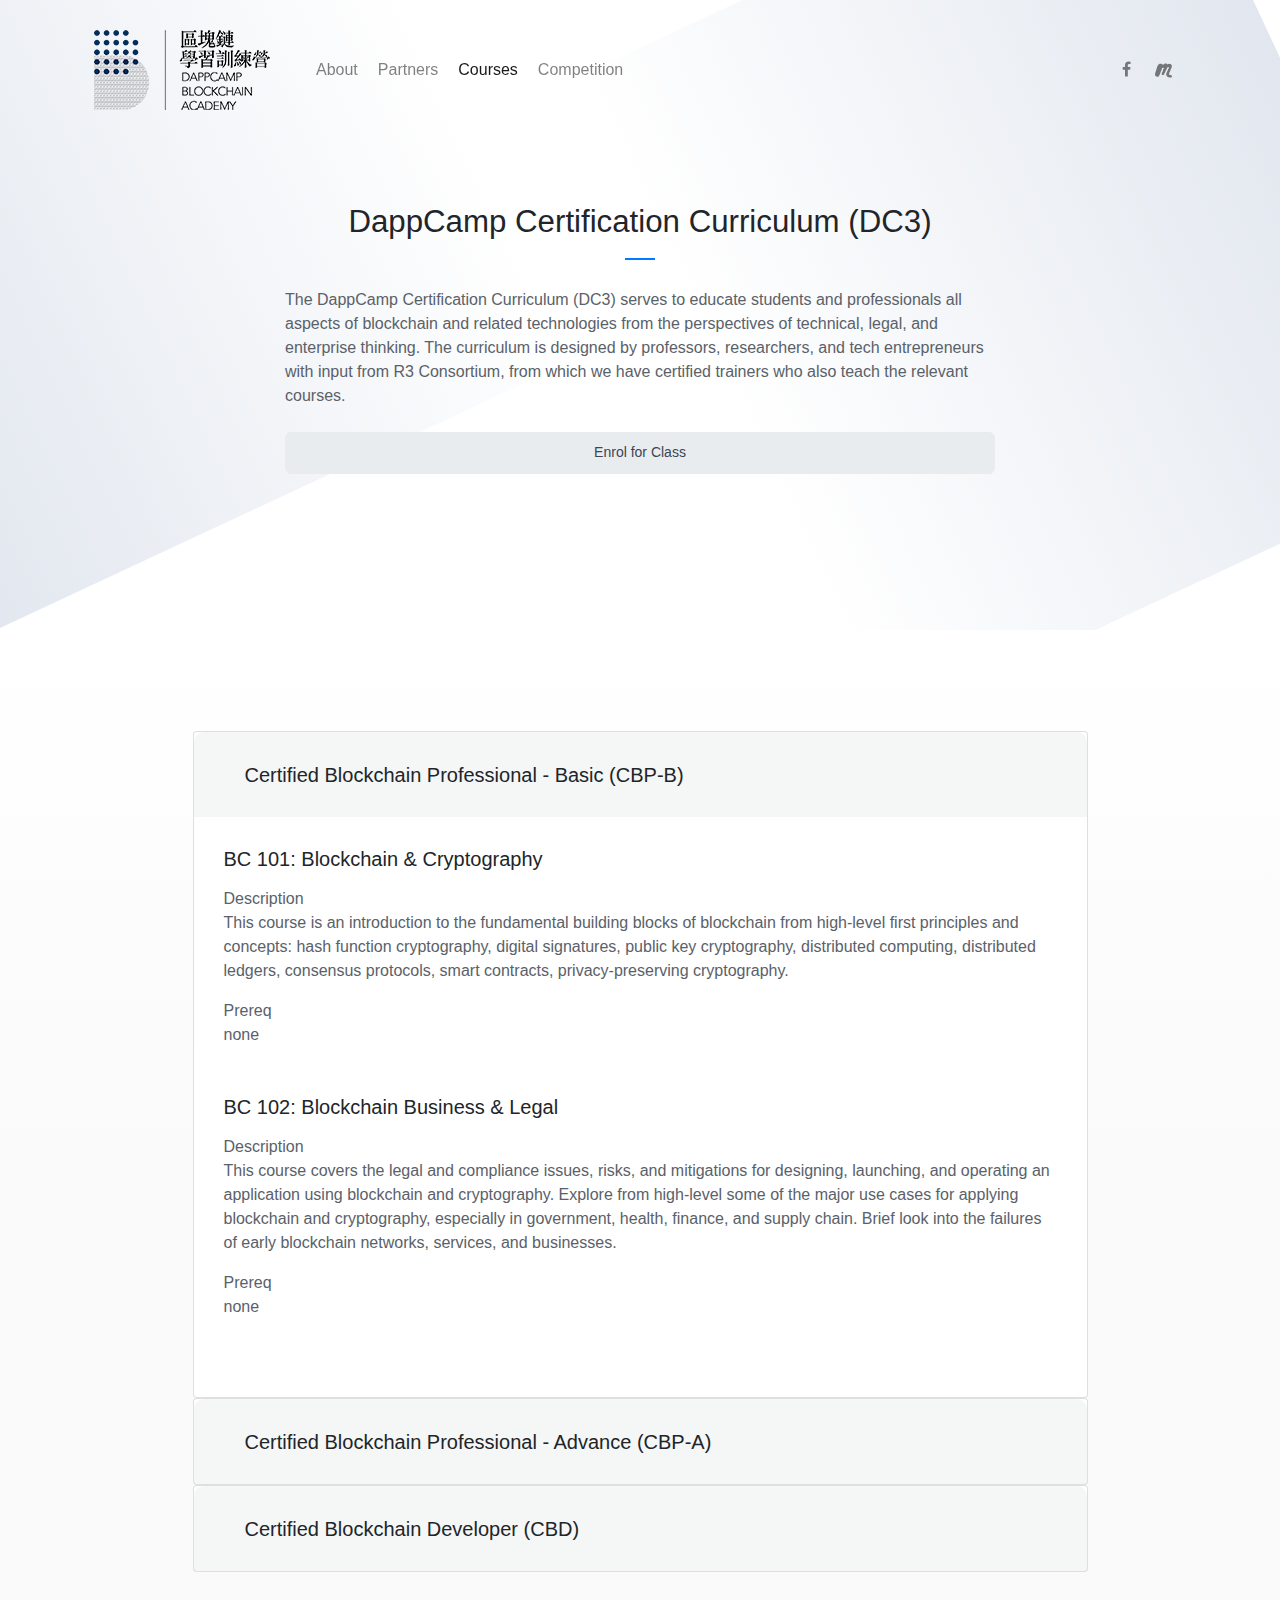
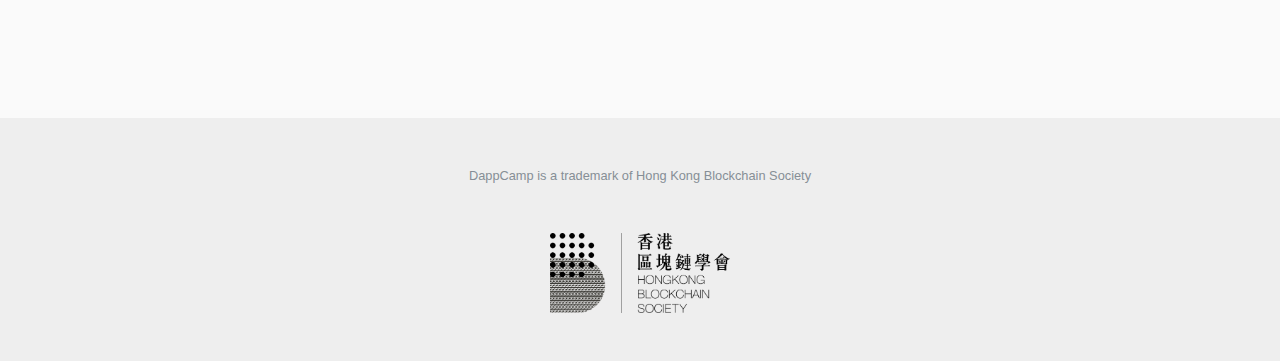
<file: courses.html>
<!doctype html>
<html class="no-js" lang="en">

<head>
  <!-- Global site tag (gtag.js) - Google Analytics -->
  <script async src="https://www.googletagmanager.com/gtag/js?id=UA-176911325-1"></script>
  <script>
    window.dataLayer = window.dataLayer || [];
    function gtag() { dataLayer.push(arguments); }
    gtag('js', new Date());

    gtag('config', 'UA-176911325-1');
  </script>

  <meta charset="utf-8">
  <meta http-equiv="x-ua-compatible" content="ie=edge">
  <title>DappCamp Blockchain Academy | Hong Kong Blockchain Society (HKBCS)</title>
  <meta name="viewport" content="width=device-width, initial-scale=1">
  <meta property="og:title" content="DappCamp Blockchain Academy | Hong Kong Blockchain Society (HKBCS)" />
  <meta property="og:type" content="website" />
  <meta property="og:image" content="images/og-image.jpg" />
  <meta property="og:description"
    content="DappCamp is the blockchain academy initiative of the Hong Kong Blockchain Society. As per mandate, HKBCS promotes blockchain education in Hong Kong and Southern China." />
  <link rel="stylesheet" href="css/bootstrap.css">
  <link rel="stylesheet" href="css/font-awesome-min.css">
  <link rel="stylesheet" href="css/theme.css">
  <link rel="stylesheet" href="css/competition-extras-min.css">
  <link rel="stylesheet" href="css/style.css">
  <link rel="shortcut icon" type="image/x-icon" href="images/favicon.ico">

</head>

<body>


  <!-- Welcome Section -->
  <div class="container navigationbar">
    <!-- Navigation -->
    <div class="bg color white"></div>
    <nav class="navbar navbar-expand-lg navbar-light">
      <a class="navbar-brand" href="index.html"><img src="images/hkbcs-dappcamp-logo.png" class="mr-2"
          alt="DappCamp Blockchain Academy"></a>
      <button class="navbar-toggler" type="button" data-toggle="collapse" data-target="#navbarNavDropdown"
        aria-controls="navbarNavDropdown" aria-expanded="false" aria-label="Toggle navigation">
        <span class="navbar-toggler-icon"></span>
      </button>
      <div class="collapse navbar-collapse" id="navbarNavDropdown">
        <ul class="navbar-nav">
          <li class="nav-item">
            <a class="nav-link" href="index.html#about">About</a>
          </li>
          <li class="nav-item">
            <a class="nav-link" href="index.html#partners">Partners</a>
          </li>
          <li class="nav-item active">
            <a class="nav-link" href="courses.html">Courses</a>
          </li>
          <li class="nav-item">
            <a class="nav-link" href="competition.html">Competition</a>
          </li>
          <!-- <li class="nav-item dropdown active">
            <a class="nav-link dropdown-toggle" href="" id="navbarDropdownMenuLink" data-toggle="dropdown"
                aria-haspopup="true" aria-expanded="false">
                Events
            </a>
            <div class="dropdown-menu" aria-labelledby="navbarDropdownMenuLink">
                <a class="dropdown-item" href="">ISBC 2018</a>
            </div>
        </li> -->
        </ul>

        <ul class="navbar-nav ml-auto">
          <li class="nav-item">
            <a class="nav-link" href="https://www.facebook.com/hkblockchainsociety/" target="_blank"><i
                class="fa fa-facebook"></i></a>
          </li>
          <li class="nav-item">
            <a class="nav-link" href="https://www.meetup.com/hkblockchain/" target="_blank"><i class="meetup"></i></a>
          </li>
        </ul>
      </div>
    </nav>
    <!-- / Navigation -->
  </div>
  <!-- .container -->

  <div class="welcome d-flex justify-content-center flex-column courses">
    <div class="inner-wrapper mt-auto mb-auto">
      <h3 class="section-title text-center my-5 courses">DappCamp Certification Curriculum (DC3)</h3>
      <div class="container mb-0">
        <div class="col-lg-8 col-md-10 ml-auto mr-auto text-left">
          <p class="mb-0">The DappCamp Certification Curriculum (DC3) serves to educate students and professionals all
            aspects of blockchain and related technologies from the perspectives of technical, legal, and enterprise
            thinking. The curriculum is designed by professors, researchers, and tech entrepreneurs with input from R3
            Consortium, from which we have certified trainers who also teach the relevant courses.</p>
          <br />
          <div class="course_btn">
            <a href="https://forms.gle/yCH2PdPGTJusZePv7" target="_blank"
              class="btn btn-light btn-block align-self-center">Enrol
              for Class</a>
            <!-- <a href="#course" class="btn btn-light align-self-center">Learn More</a> -->
          </div>
        </div>
      </div>
    </div>
  </div>

  <!-- Page Content -->
  <div id="courses" class="page-content">
    <!-- Content -->
    <div class="content clearfix">
      <!-- <div class="section-title col-lg-8 col-md-10 ml-auto mr-auto mb-5 course-explain">
      <p>DC3 courses are open to any learners: student or professional. Students as defined by the HKBCS constitution may enrol with a 10%, while additional discounts apply for HKBCS members, with HKBCS student members eligible for stacked discount. Courses are scheduled by HKBCS or authorised partners and will be announced through the official <a href="https://www.facebook.com/hkblockchainsociety/" target="_blank">Facebook Page</a> and official <a href="https://www.meetup.com/hkblockchain/" target="_blank">Meetup Group</a>.</p>
      <br />
      <br />
      <h4 class="mb-4">Examination</h4>
      <p>Upon successful completion of a DC3 course, learners are eligible to take the final examination for that course. An exam may be taken as many times as needed; some lab courses may have project components in lieu of a final exam. Upon passing the final exam, students are awarded the certificate for that particular course. Upon completing an entire programme, learners earn the Certified status for that stream: Certified Blockchain Professional Basic (CBPB), Certified Blockchain Professional Advance (CBPA), and  Certified Blockchain Developer (CBD) for one of three platforms.</p>
      </div> -->

      <!-- COURSES -->

      <div class="container mb-5">
        <div id="accordion" class="col-lg-10 col-md-11 col-sm-12 ml-auto mr-auto mb-5">
          <!-- <h4 class="mb-4">Courses</h4> -->
          <!-- FTS: Fundamentals Training Seminars  -->
          <div class="card">
            <div class="card-header" id="headingBCX">
              <h5 class="mb-0">
                <button class="btn btn-link collapsed" data-toggle="collapse" data-target="#collapseBCX"
                  aria-expanded="false" aria-controls="collapseBCX">
                  <h5 class="mb-0" id="course">Certified Blockchain Professional - Basic (CBP-B)</h5>
                </button>
              </h5>
            </div>
            <div id="collapseBCX" class="collapse show" aria-labelledby="headingBCX" data-parent="#accordion">
              <div class="card-body">
                <div class="course-desc">
                  <div class="course-desc mb-5">
                    <h5>BC 101: Blockchain & Cryptography</h5>
                    <b>Description</b>
                    <p>This course is an introduction to the fundamental building blocks of blockchain from high-level
                      first principles and concepts: hash function cryptography, digital signatures, public key
                      cryptography, distributed computing, distributed ledgers, consensus protocols, smart contracts,
                      privacy-preserving cryptography.</p>
                    <b>Prereq</b>
                    <p>none</p>
                    <!-- <b>Available Session</b>
                  <p><a href="https://www.meetup.com/hkblockchain/events/251651076/">2018 June 29 Friday evening (Central)</a></p> -->
                  </div>
                  <div class="course-desc mb-5">
                    <h5>BC 102: Blockchain Business & Legal</h5>
                    <b>Description</b>
                    <p>This course covers the legal and compliance issues, risks, and mitigations for designing,
                      launching, and operating an application using blockchain and cryptography. Explore from high-level
                      some of the major use cases for applying blockchain and cryptography, especially in government,
                      health, finance, and supply chain. Brief look into the failures of early blockchain networks,
                      services, and businesses.</p>
                    <b>Prereq</b>
                    <p>none</p>
                  </div>
                </div>
              </div>
            </div>
          </div>

          <!-- ATW: Advanced Training Workshop -->
          <div class="card">
            <div class="card-header" id="headingBCT">
              <h5 class="mb-0">
                <button class="btn btn-link collapsed" data-toggle="collapse" data-target="#collapseBCT"
                  aria-expanded="false" aria-controls="collapseBCT">
                  <h5 class="mb-0">Certified Blockchain Professional - Advance (CBP-A)</h5>
                </button>
              </h5>
            </div>
            <div id="collapseBCT" class="collapse" aria-labelledby="headingBCT" data-parent="#accordion">
              <div class="card-body">
                <div class="course-desc mb-5">
                  <h5>BC 201: Privacy & Identity</h5>
                  <b>Description</b>
                  <p>This course extensively explores the concept, need, importance, and future of digital identity, a
                    fundamental aspect of digital transactions which ensures integrity in connecting the physical and
                    the digital world. Deep dive into how a legal entity may prove its own identity and check those of
                    other parties, via unique, verifiable, and authentic digital identity. Discuss and compare the
                    various approaches to create digital identity. Scrutinize the challenges of creating, deploying, and
                    servicing digital identity. Investigate the impact of personal data privacy regulations such as the
                    EU's General Data Protection Regulation (GDPR) for blockchain. Take a glimpse of some advanced
                    cryptography — zero-knowledge proofs, ring signatures, secure multiparty computation, homomorphic
                    encryption, and proxy re-encryption — and explain how they are used in conjunction with blockchain
                    to address privacy issues arising from digital identity.</p>
                  <b>Prereqs</b>
                  <p>BC 101, BC 102</p>
                </div>
                <div class="course-desc mb-5">
                  <h5>BC 202: Asset Tokenization & Digital Fiat</h5>
                  <b>Description</b>
                  <p>This course builds on concepts from BC 201 to explore the most popular consequence of
                    blockchain-powered networks that is the co-creation elements: digital transaction and value-driven
                    ecosystem and marketplace, built around cryptographically-based tokens as assets. Deep investigation
                    into the technological challenges of tokenization, the digital representation of physical goods.
                    Build understanding of exchange vehicles, valuation models, and fungibility work across value
                    networks. Examine different types of tokens, and studying the development, adoption, and
                    sustainability of digital fiat.</p>
                  <b>Prereq</b>
                  <p>BC 201</p>
                </div>
                <div class="course-desc mb-5">
                  <h5>BC 203: Governance & Compliance</h5>
                  <b>Description</b>
                  <p>This course builds on concepts from BC 102 to provide in-depth understanding and management of risk
                    and compliance challenges when applying blockchain to business scenarios. Exploring notary,
                    governance, and other multi-stakeholder networks in the domains of standards development, policy
                    guidance, community advocacy, knowledge, and education. The problems with decentralized autonomous
                    organizations. Look into practical issues of permissioned and permissionless blockchains, with
                    on-chain and off-chain governance of protocols and the applications that run on them. Deep dive into
                    the scaling, interoperability, and crisis management of these systems over time.</p>
                  <b>Prereq</b>
                  <p>BC 102</p>
                </div>
                <div class="course-desc mb-5">
                  <h5>BC 204: Solutions Architecture</h5>
                  <b>Description</b>
                  <p>This course builds on all previous courses to provide the necessities for applying blockchain and
                    cryptography to build a decentralized application. Students will learn how to identify appropriate
                    use cases in terms of enterprise and industry impact, distilling existing business processes by
                    devising plans with design-thinking, matching business idea with technological tenets. Explore
                    business modelling and design, strengths and weaknesses of blockchain-based business structures, and
                    advantages of different economic models and token economics.</p>
                  <b>Prereq</b>
                  <p>BC 201</p>
                </div>
                <div class="course-desc mb-5">
                  <h5>BC 205: Fintech and Blockchain</h5>
                  <b>Description</b>
                  <p>This course explores the use of blockchain technology in the finance sector. Three blockchain
                    experts from the financial industry will respectively discuss how blockchain is being used in the
                    banking, insurance and trade finance industries. Each of the lecturers will examine using real use
                    cases on how blockchain solutions are employed to tackle industry problems and address pain points
                    arising from business processes. The pro and cons of using blockchain vs other technologies, the
                    challenges and risks of using blockchain and best practices for long-term success will also be
                    addressed. Necessary financial background will be provided by the lecturers so students
                    participating in this course need not have any prior knowledge in finance.</p>
                  <b>Prereq</b>
                  <p>BC 203</p>
                </div>
              </div>
            </div>
          </div>

          <!-- ATL: Advanced Training Labs -->
          <div class="card">
            <div class="card-header" id="headingBCL">
              <h5 class="mb-0">
                <button class="btn btn-link collapsed" data-toggle="collapse" data-target="#collapseBCL"
                  aria-expanded="false" aria-controls="collapseBCL">
                  <h5 class="mb-0">Certified Blockchain Developer (CBD)</h5>
                </button>
              </h5>
            </div>
            <div id="collapseBCL" class="collapse" aria-labelledby="headingBCL" data-parent="#accordion">
              <div class="card-body">
                <div class="course-desc mb-5">
                  <h5>BC 301: Blockchain Engineering - R3 Corda</h5>
                  <b>Description</b>
                  <p>This is a one-day technical crash course where students will develop a comprehensive understanding
                    of Corda, an open-source enterprise permissioned platform created by R3 in 2016. Corda is designed
                    and built from the ground up to record, manage and synchronise legal agreements among business
                    entities, designed for use by regulated financial institutions and is arguably the most popular
                    permissioned blockchain platform used by financial institutions to build blockchain applications. By
                    the end of training, participants will gain a good understanding how Corda works and acquires hands
                    on experience of developing some basic CorDapps (applications on Corda). This course is suitable for
                    developers with at least intermediary programing in Java or similar.</p>
                  <b>Prereq</b>
                  <p>BC 101</p>
                </div>
                <div class="course-desc mb-5">
                  <h5>BC 302: Blockchain Engineering - HL Fabric</h5>
                  <b>Description</b>
                  <p>This is a one-day technical crash course where students will develop a comprehensive understanding
                    of Hyperledger Fabric, an open-source enterprise permissioned blockchain platform created in 2016
                    with an initial contribution by Digital Asset and IBM and is now one of the projects hosted by the
                    Linux Foundation. Fabric is currently one of the most popular permissioned blockchain platforms used
                    by enterprises to build applications in areas such as insurance and health, trade finance,
                    logistics, supply chain and registries. By the end of training, participants will gain a good
                    understanding how Fabric works and will acquire hands on experience of coding some basic blockchain
                    applications on the Fabric platform. This course is suitable for developers with at least
                    intermediary programing in Java or similar.</p>
                  <b>Prereq</b>
                  <p>BC 101</p>
                </div>
              </div>
            </div>
          </div>
        </div>
      </div>
    </div>
    <div class="section-title col-lg-8 col-md-10 ml-auto mr-auto mb-5 course-explain">
    </div>
    <div class="section-title col-lg-8 col-md-10 ml-auto mr-auto mb-5 course-explain">
    </div>
    <footer class="main-footer py-5">
      <p class="text-muted text-center small p-0 mb-5">DappCamp is a trademark of Hong Kong Blockchain Society</p>
      <div class="product-by">
        <a href="http://www.hkbcs.org/" target="_blank">
          <img src="images/hkbcs-logo.png" alt="Hong Kong Blockchain Soceity">
        </a>
      </div>
    </footer>
  </div>

  <!-- JavaScript Dependencies -->
  <script src="js/jquery-3.2.1.min.js"></script>
  <script src="js/popper.min.js"></script>
  <script src="js/bootstrap.min.js"></script>
  <script src="js/custom.js"></script>

</body>

</html>
</file>
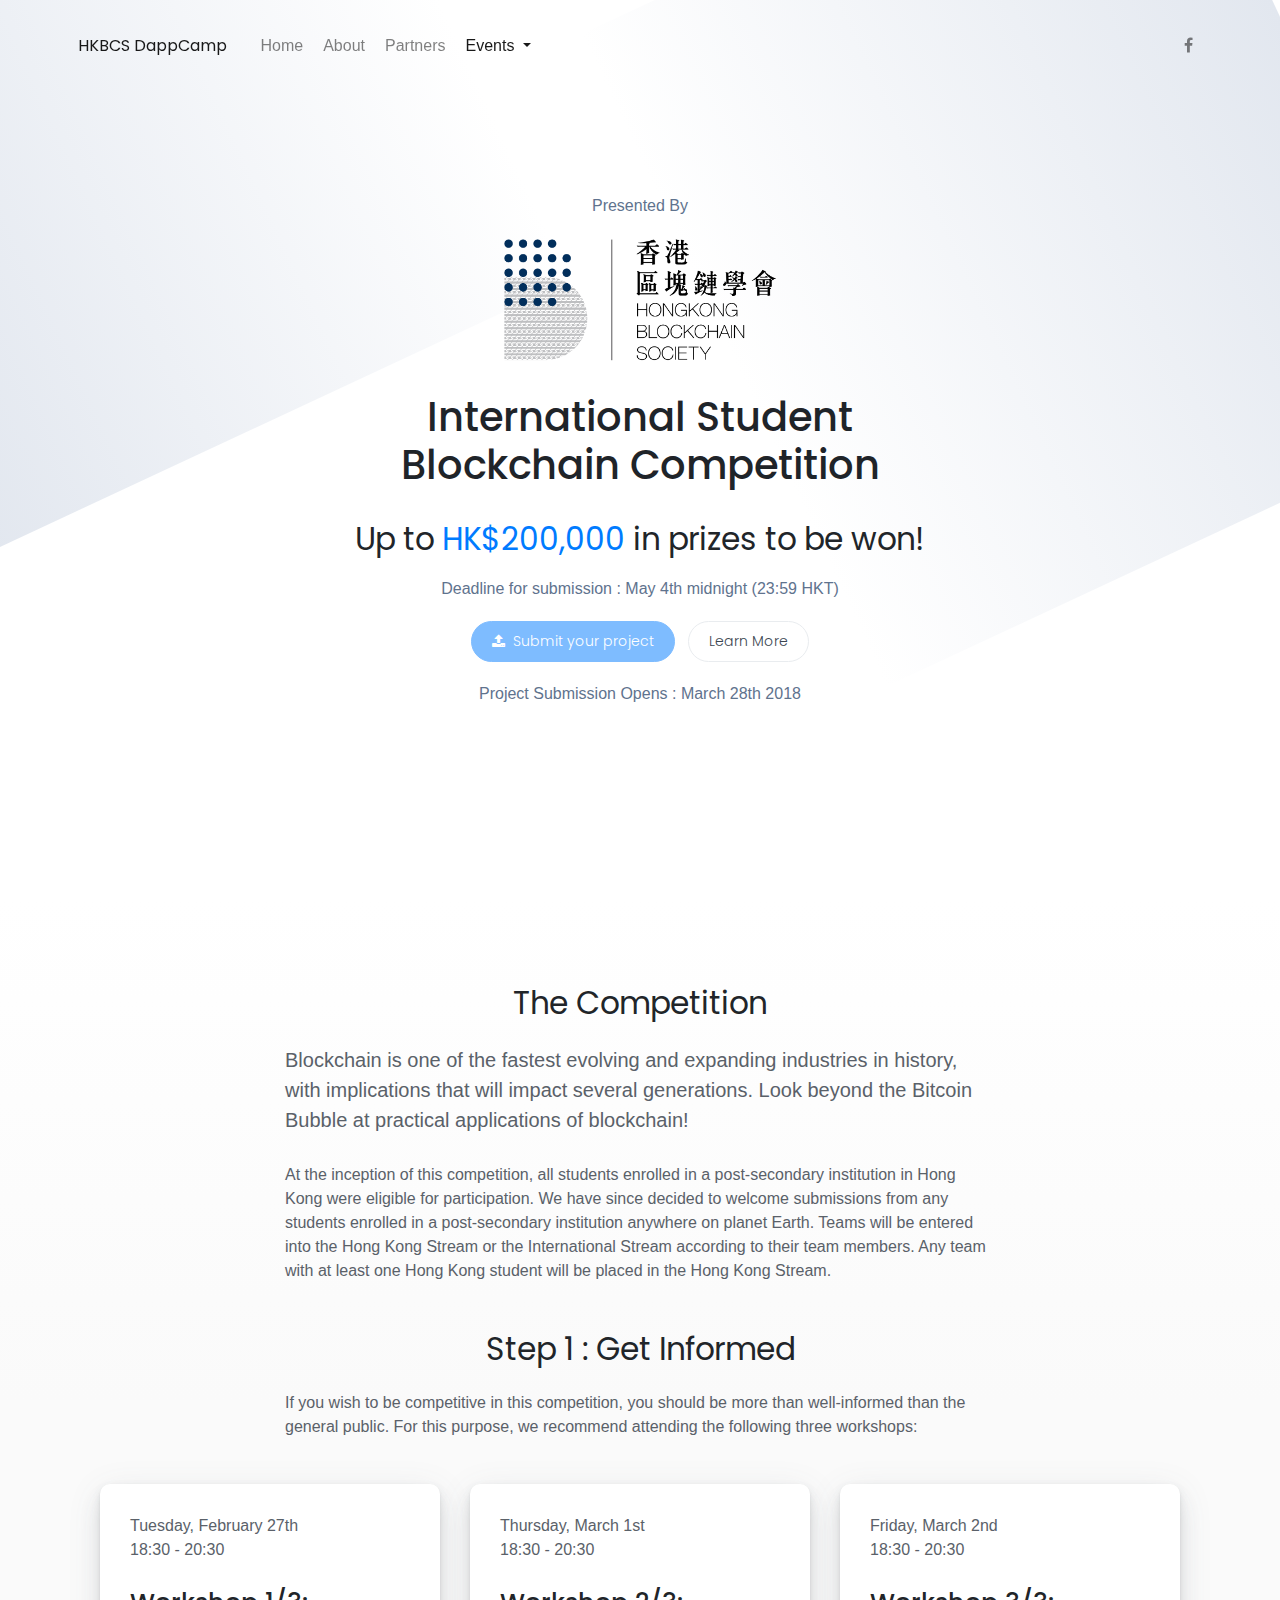
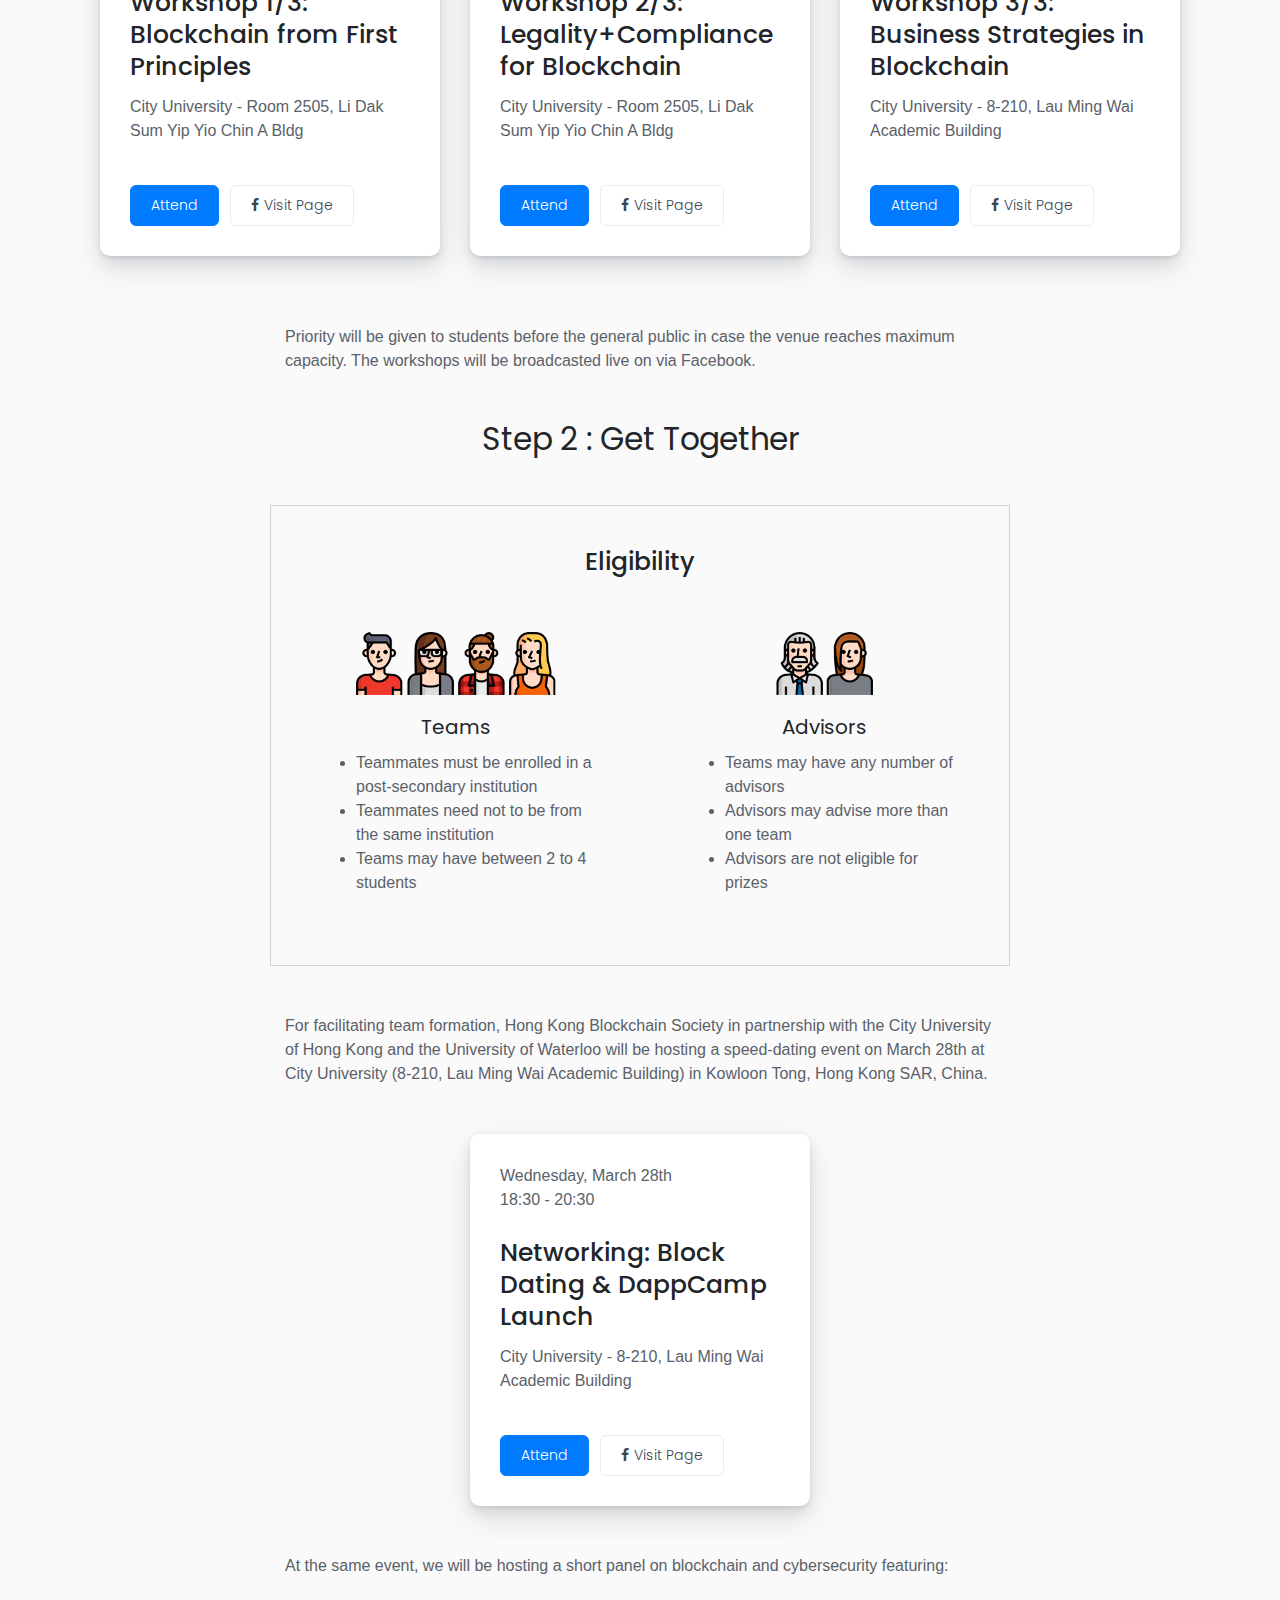
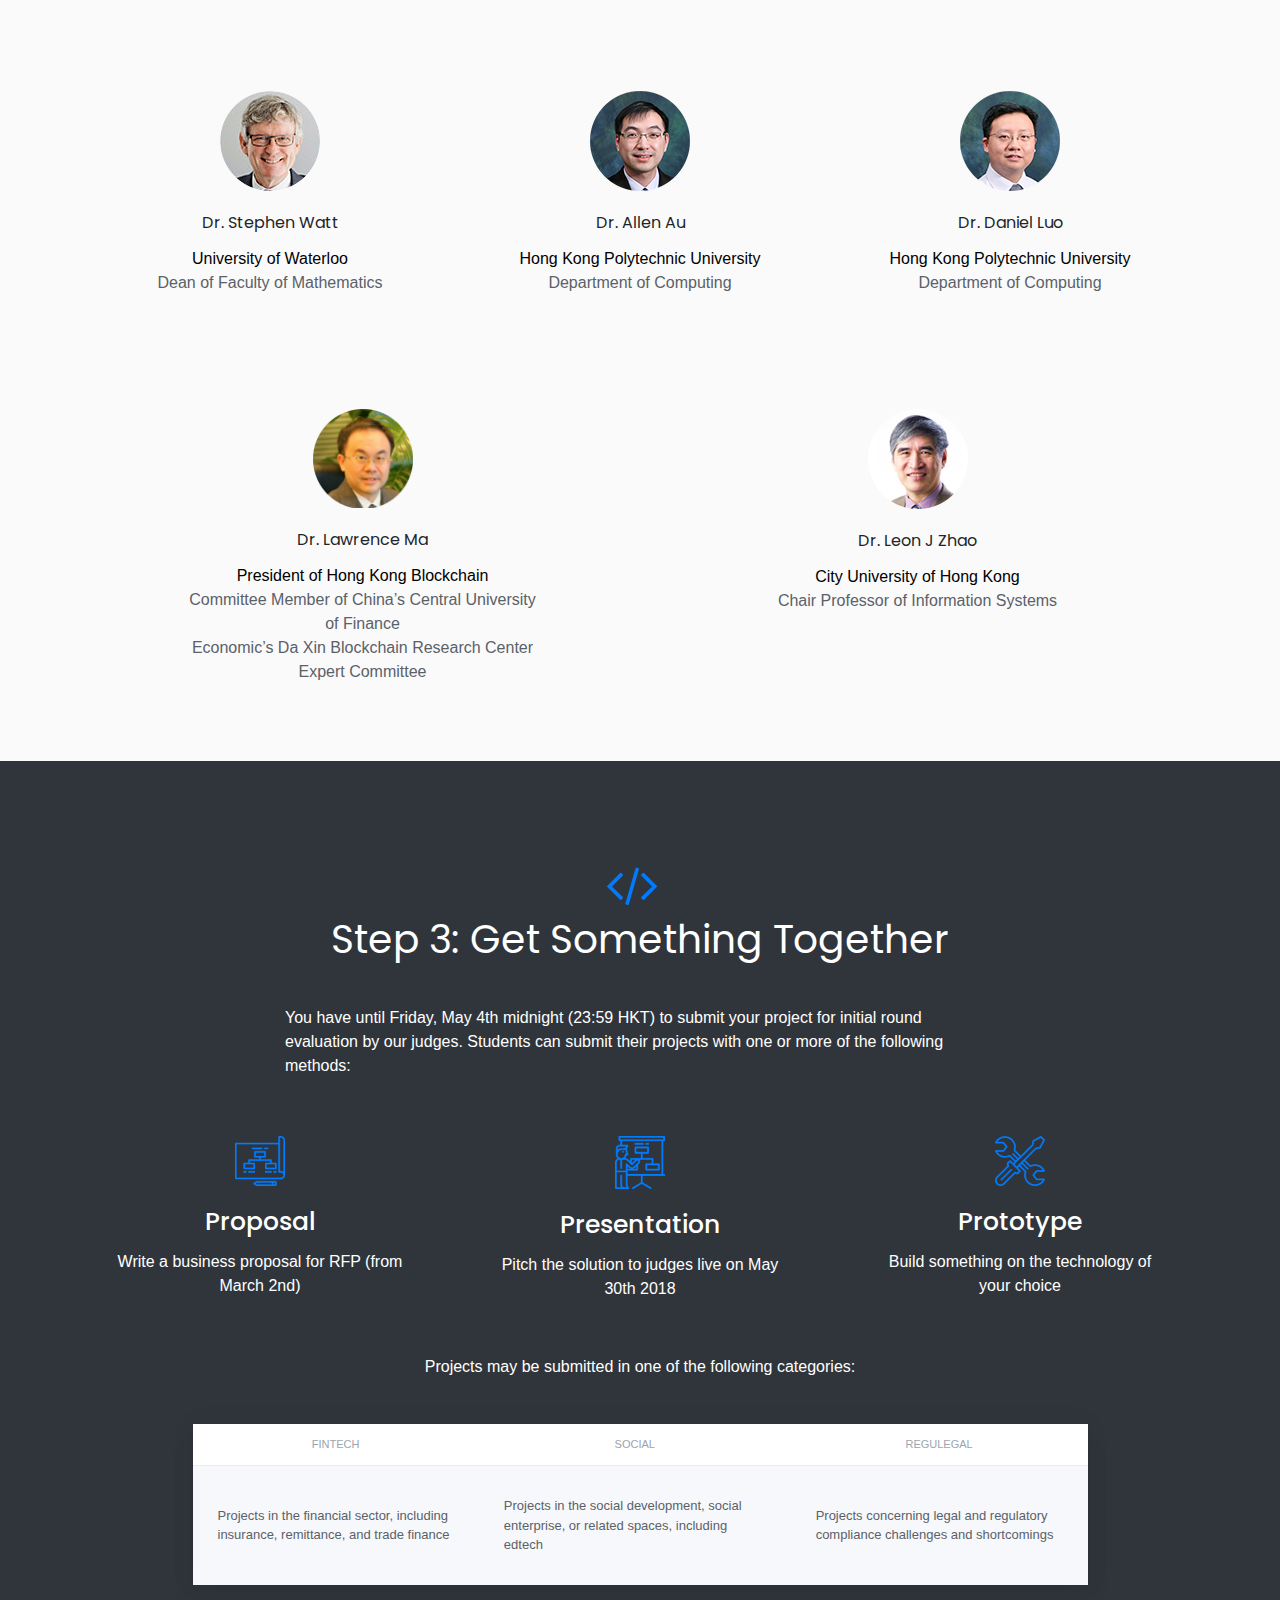
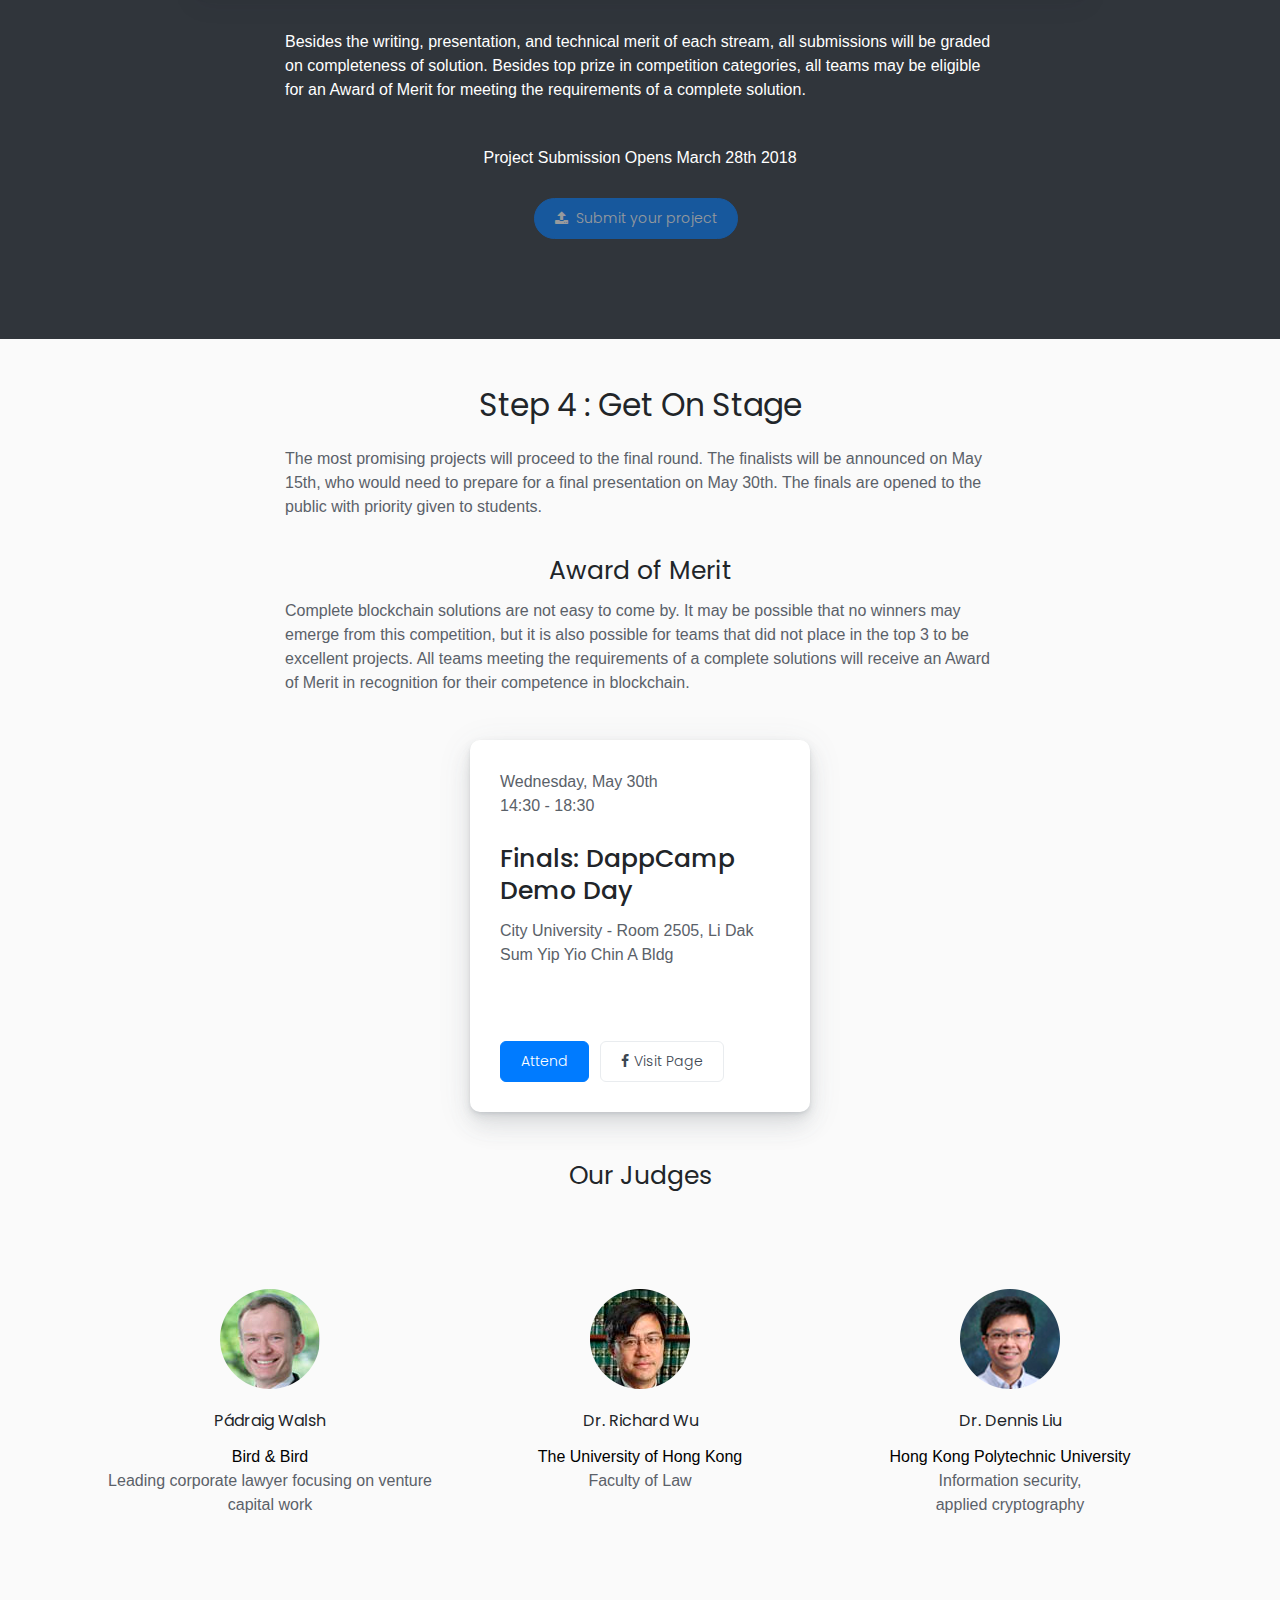
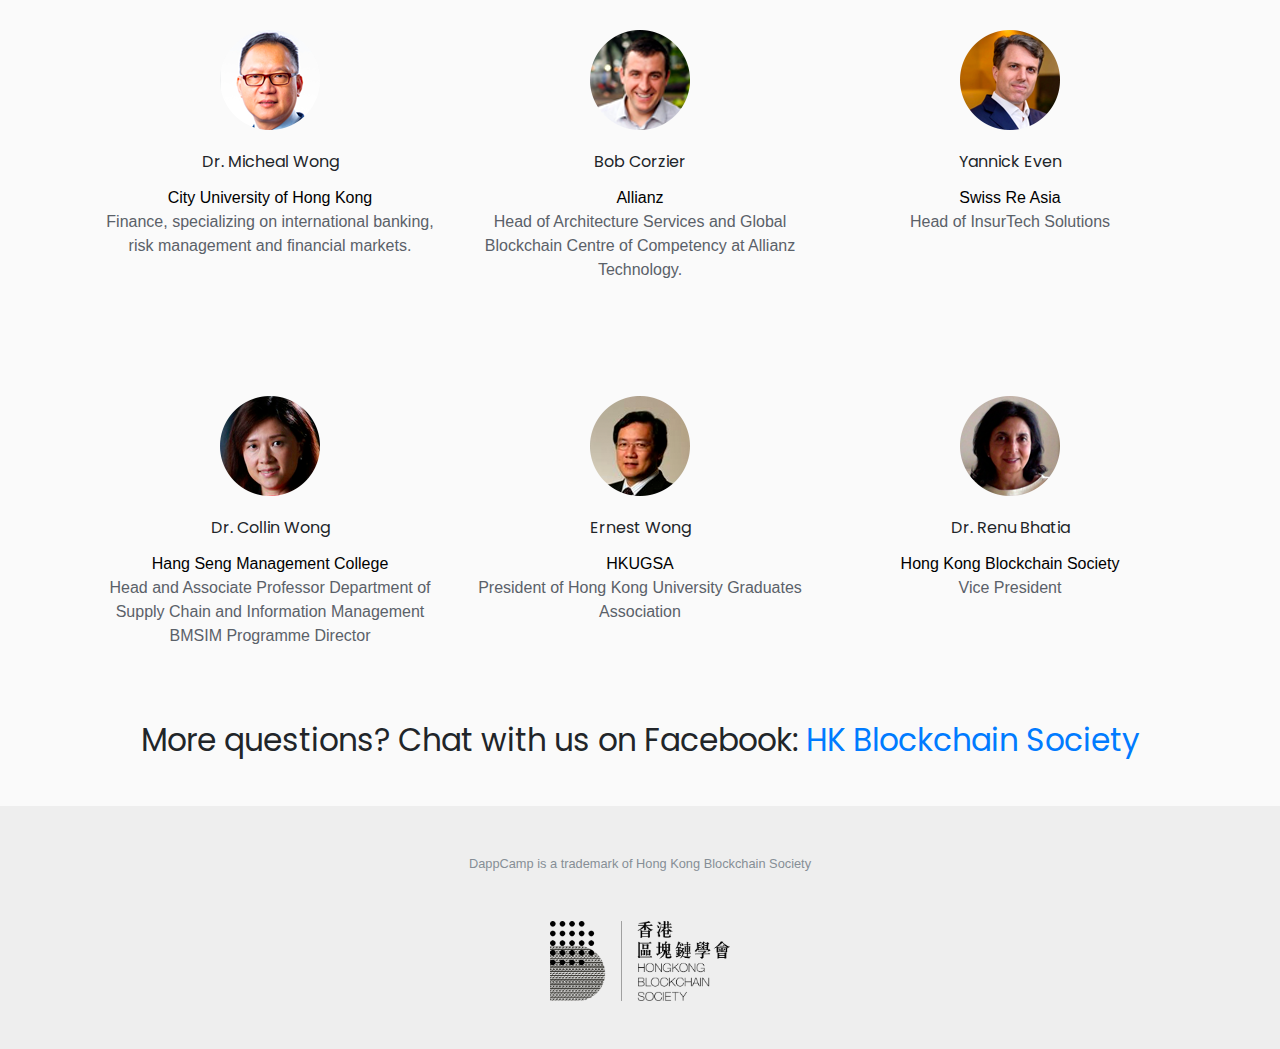
<file: staging/competition.html>
<!doctype html>
<html class="no-js" lang="en">

<head>
    <!-- Global site tag (gtag.js) - Google Analytics -->
    <script async src="https://www.googletagmanager.com/gtag/js?id=UA-176911325-1"></script>
    <script>
        window.dataLayer = window.dataLayer || [];
        function gtag() { dataLayer.push(arguments); }
        gtag('js', new Date());

        gtag('config', 'UA-176911325-1');
    </script>

    <meta charset="utf-8">
    <meta http-equiv="x-ua-compatible" content="ie=edge">
    <title>DappCamp by HKBCS</title>
    <meta name="viewport" content="width=device-width, initial-scale=1">
    <meta property="og:title" content="DappCamp | Presented by Hong Kong Blockchain Soceity" />
    <meta property="og:type" content="website" />
    <meta property="og:image" content="images/og-image.jpg" />
    <meta property="og:description"
        content="DappCamp is the blockchain academy initiative of the Hong Kong Blockchain Society. As per mandate, HKBCS promotes blockchain education in Hong Kong and Southern China." />
    <link rel="stylesheet" href="css/bootstrap.css">
    <link rel="stylesheet" href="css/font-awesome-min.css">
    <link rel="stylesheet" href="css/theme-min.css">
    <link rel="stylesheet" href="css/competition-extras-min.css">
    <link rel="stylesheet" href="css/style.css">
    <link rel="shortcut icon" type="image/x-icon" href="images/favicon.ico">

</head>

<body>


    <!-- Welcome Section -->
    <div class="container navigationbar">
        <!-- Navigation -->
        <div class="bg color white"></div>
        <nav class="navbar navbar-expand-lg navbar-light pt-4 px-0">
            <a class="navbar-brand" href="index.html">
                <!-- <img src="images/agency-landing/shards-logo-white.svg" class="mr-2" alt="Shards - Agency Landing Page"> -->HKBCS
                DappCamp</a>
            <button class="navbar-toggler" type="button" data-toggle="collapse" data-target="#navbarNavDropdown"
                aria-controls="navbarNavDropdown" aria-expanded="false" aria-label="Toggle navigation">
                <span class="navbar-toggler-icon"></span>
            </button>
            <div class="collapse navbar-collapse" id="navbarNavDropdown">
                <ul class="navbar-nav">
                    <li class="nav-item">
                        <a class="nav-link" href="index.html">Home</a>
                    </li>
                    <li class="nav-item">
                        <a class="nav-link" href="index.html#about">About</a>
                    </li>
                    <li class="nav-item">
                        <a class="nav-link" href="index.html#partners">Partners</a>
                    </li>
                    <li class="nav-item dropdown active">
                        <a class="nav-link dropdown-toggle" href="" id="navbarDropdownMenuLink" data-toggle="dropdown"
                            aria-haspopup="true" aria-expanded="false">
                            Events
                        </a>
                        <div class="dropdown-menu" aria-labelledby="navbarDropdownMenuLink">
                            <a class="dropdown-item" href="">International Student Blockchain Competition</a>
                        </div>
                    </li>
                </ul>

                <ul class="navbar-nav ml-auto">
                    <li class="nav-item">
                        <a class="nav-link" href="https://www.facebook.com/hkblockchainsociety/" target="_blank"><i
                                class="fa fa-facebook"></i></a>
                    </li>
                </ul>
            </div>
        </nav>
        <!-- / Navigation -->
    </div>
    <!-- .container -->

    <div class="welcome d-flex justify-content-center flex-column">
        <div class="inner-wrapper mt-auto mb-auto">
            <p style="margin-bottom: 20px;">Presented By</p>
            <a class="hkbcs-xl" href="http://www.hkbcs.org/" target="_blank"><img src="images/hkbcs-logo-xl.png"
                    alt="HKBCS" /></a>
            <h1>International Student<br>Blockchain Competition</h1>
            <h3>Up to <span style="color:#007bff;">HK$200,000</span> in prizes to be won!</h3>
            <p>Deadline for submission : May 4th midnight (23:59 HKT)</p>
            <div class="action-links">
                <a href="" class="btn btn-primary btn-pill align-self-center mr-2"><i class="fa fa-upload mr-1"></i>
                    Submit your project</a>
                <a href="#introduction" id="scroll-to-content"
                    class="btn btn-outline-light btn-pill align-self-center">Learn More</a>
            </div>
            <p>Project Submission Opens : March 28th 2018</p>
        </div>
    </div>

    <!-- Page Content -->
    <div id="introduction" class="page-content">
        <!-- Content -->
        <div class="content clearfix">

            <div class="container mb-5">
                <div class="section-title col-lg-8 col-md-10 ml-auto mr-auto">
                    <h3 class="mb-4 text-center">The Competition</h3>
                    <p class="lead">Blockchain is one of the fastest evolving and expanding industries in history, with
                        implications that will impact several generations. Look beyond the Bitcoin Bubble at practical
                        applications of blockchain!</p>
                    <p>At the inception of this competition, all students enrolled in a post-secondary institution in
                        Hong Kong were eligible for participation. We have since decided to welcome submissions from any
                        students enrolled in a post-secondary institution anywhere on planet Earth. Teams will be
                        entered into the Hong Kong Stream or the International Stream according to their team members.
                        Any team with at least one Hong Kong student will be placed in the Hong Kong Stream.</p>
                </div>
            </div>
            <div id="cards" class="container mb-5">
                <div class="section-title col-lg-8 col-md-10 ml-auto mr-auto">
                    <h3 class="mb-4 text-center">Step 1 : Get Informed</h3>
                    <p>If you wish to be competitive in this competition, you should be more than well-informed than the
                        general public. For this purpose, we recommend attending the following three workshops:</p>
                </div>

                <div class="example col-md-12 ml-auto mr-auto">
                    <div class="row">
                        <div class="col-lg-4 col-md-12 col-sm-12 mb-4">
                            <div class="card">
                                <div class="card-body">
                                    <p class="card-text">
                                        Tuesday, February 27th<br>
                                        18:30 - 20:30
                                    </p>
                                    <h4 class="card-title" style="margin-top:0;">Workshop 1/3: Blockchain from First
                                        Principles</h4>
                                    <p class="card-text-desc">City University - Room 2505, Li Dak Sum Yip Yio Chin A
                                        Bldg</p>
                                    <a href="https://goo.gl/r6AFxD" target="_blank" class="btn btn-primary"
                                        style="margin-right: 10px;">Attend</a>
                                    <a href="https://goo.gl/Ttuy3z" target="_blank"
                                        class="btn btn-outline-light align-self-center"><i class="fa fa-facebook"
                                            style="margin-right:5px;"></i>Visit Page</a>
                                </div>
                            </div>
                        </div>

                        <div class="col-lg-4 col-md-12 col-sm-12 mb-4">
                            <div class="card">
                                <div class="card-body">
                                    <p class="card-text">
                                        Thursday, March 1st<br>
                                        18:30 - 20:30
                                    </p>
                                    <h4 class="card-title" style="margin-top:0;">Workshop 2/3: Legality+Compliance for
                                        Blockchain</h4>
                                    <p class="card-text-desc"> City University - Room 2505, Li Dak Sum Yip Yio Chin A
                                        Bldg</p>
                                    <a href="https://goo.gl/r6AFxD" target="_blank" class="btn btn-primary"
                                        style="margin-right: 10px;">Attend</a>
                                    <a href="https://goo.gl/npGXcg" target="_blank"
                                        class="btn btn-outline-light align-self-center"><i class="fa fa-facebook"
                                            style="margin-right:5px;"></i>Visit Page</a>
                                </div>
                            </div>
                        </div>

                        <div class="col-lg-4 col-md-12 col-sm-12 mb-4">
                            <div class="card">
                                <div class="card-body">
                                    <p class="card-text">
                                        Friday, March 2nd<br>
                                        18:30 - 20:30
                                    </p>
                                    <h4 class="card-title" style="margin-top:0;">Workshop 3/3: Business Strategies in
                                        Blockchain</h4>
                                    <p class="card-text-desc">City University - 8-210, Lau Ming Wai Academic Building
                                    </p>
                                    <a href="https://goo.gl/r6AFxD" target="_blank" class="btn btn-primary"
                                        style="margin-right: 10px;">Attend</a>
                                    <a href="https://goo.gl/TpgwCG" target="_blank"
                                        class="btn btn-outline-light align-self-center"><i class="fa fa-facebook"
                                            style="margin-right:5px;"></i>Visit Page</a>
                                </div>
                            </div>
                        </div>
                    </div>
                </div>
                <div class="section-title col-lg-8 col-md-10 ml-auto mr-auto">
                    <p>Priority will be given to students before the general public in case the venue reaches maximum
                        capacity. The workshops will be broadcasted live on via Facebook.</p>
                </div>
            </div>


            <div id="cards" class="container mb-5">
                <div class="section-title col-lg-8 col-md-10 ml-auto mr-auto mb-5">
                    <h3 class="mb-4 text-center">Step 2 : Get Together</h3>
                </div>

                <div class="eligible-container col-lg-8 col-md-10 ml-auto mr-auto mb-5">
                    <h4 class="mb-4 card-title text-center">Eligibility</h4>
                    <div class="col-md-12">
                        <div class="row teams">
                            <div class="col-lg-6 col-md-12 col-sm-12">
                                <div class="card-body">
                                    <img class="rules-icon" src="images/teams.png" alt="teams" />
                                    <h5 class="text-center" style="margin-top:0;">Teams</h5>
                                    <ul class="card-text-desc">
                                        <li>Teammates must be enrolled in a post-secondary institution</li>
                                        <li>Teammates need not to be from the same institution</li>
                                        <li>Teams may have between 2 to 4 students</li>
                                    </ul>
                                </div>
                            </div>

                            <div class="col-lg-6 col-md-12 col-sm-12">
                                <div class="card-body">
                                    <img class="rules-icon" src="images/advisors.png" alt="advisors" />
                                    <h5 class="text-center" style="margin-top:0;">Advisors</h5>
                                    <ul class="card-text-desc">
                                        <li>Teams may have any number of advisors</li>
                                        <li>Advisors may advise more than one team</li>
                                        <li>Advisors are not eligible for prizes</li>
                                    </ul>
                                </div>
                            </div>
                        </div>
                    </div>
                </div>

                <div class="section-title col-lg-8 col-md-10 ml-auto mr-auto mb-5">
                    <p>For facilitating team formation, Hong Kong Blockchain Society in partnership with the City
                        University of Hong Kong and the University of Waterloo will be hosting a speed-dating event on
                        March 28th at City University (8-210, Lau Ming Wai Academic Building) in Kowloon Tong, Hong Kong
                        SAR, China.</p>
                </div>

                <div class="example col-md-12 ml-auto mr-auto">
                    <div class="row">
                        <div class="col-lg-4 col-md-12 col-sm-12 mb-5">
                        </div>
                        <div class="col-lg-4 col-md-12 col-sm-12 mb-5">
                            <div class="card">
                                <div class="card-body">
                                    <p class="card-text">
                                        Wednesday, March 28th<br>
                                        18:30 - 20:30
                                    </p>
                                    <h4 class="card-title" style="margin-top:0;">Networking: Block Dating & DappCamp
                                        Launch</h4>
                                    <p class="card-text-desc">City University - 8-210, Lau Ming Wai Academic Building
                                    </p>
                                    <a href="https://goo.gl/r6AFxD" target="_blank" class="btn btn-primary"
                                        style="margin-right: 10px;">Attend</a>
                                    <a href="https://goo.gl/4RbjZi" target="_blank"
                                        class="btn btn-outline-light align-self-center"><i class="fa fa-facebook"
                                            style="margin-right:5px;"></i>Visit Page</a>
                                </div>
                            </div>
                        </div>
                        <div class="col-lg-4 col-md-12 col-sm-12 mb-5">
                        </div>
                    </div>
                    <div class="row">
                        <div class="section-title col-lg-8 col-md-10 ml-auto mr-auto">
                            <p>At the same event, we will be hosting a short panel on blockchain and cybersecurity
                                featuring:</p>
                        </div>
                    </div>
                    <div class="row">
                        <div class="col-lg-4 col-md-12 col-sm-12 mb-4">
                            <div class="prof-container">
                                <div class="card-body panel">
                                    <img class="rules-icon" src="images/stephen-watt.png" alt="Dr. Stephen Watt" />
                                    <h6 class="text-center" style="margin-top:0;">Dr. Stephen Watt</h6>
                                    <p class="card-text-desc text-center"><b style="color:black;">University of
                                            Waterloo</b><br><span>Dean of Faculty of Mathematics</span></p>
                                </div>
                            </div>
                        </div>
                        <div class="col-lg-4 col-md-12 col-sm-12 mb-4">
                            <div class="prof-container">
                                <div class="card-body panel">
                                    <img class="rules-icon" src="images/allen-au.png" alt="Dr. Allen Au" />
                                    <h6 class="text-center" style="margin-top:0;">Dr. Allen Au</h6>
                                    <p class="card-text-desc text-center"><b style="color:black;">Hong Kong Polytechnic
                                            University</b><br>Department of Computing</p>
                                </div>
                            </div>
                        </div>
                        <div class="col-lg-4 col-md-12 col-sm-12 mb-4">
                            <div class="prof-container">
                                <div class="card-body panel">
                                    <img class="rules-icon" src="images/daniel-luo.png" alt="Dr. Daniel Luo" />
                                    <h6 class="text-center" style="margin-top:0;">Dr. Daniel Luo</h6>
                                    <p class="card-text-desc text-center"><b style="color:black;">Hong Kong Polytechnic
                                            University</b><br>Department of Computing</p>
                                </div>
                            </div>
                        </div>
                    </div>
                    <div class="row">
                        <div class="col-lg-6 col-md-12 col-sm-12 mb-4">
                            <div class="prof-container">
                                <div class="card-body panel">
                                    <img class="rules-icon" src="images/lawrence-ma.png" alt="Dr. Lawrence Ma" />
                                    <h6 class="text-center" style="margin-top:0;">Dr. Lawrence Ma</h6>
                                    <p class="card-text-desc text-center"><b style="color:black;">President of Hong Kong
                                            Blockchain</b><br>Committee Member of China’s Central University of
                                        Finance<br>Economic’s Da Xin Blockchain Research Center Expert Committee</p>
                                </div>
                            </div>
                        </div>
                        <div class="col-lg-6 col-md-12 col-sm-12 mb-4">
                            <div class="prof-container">
                                <div class="card-body panel">
                                    <img class="rules-icon" src="images/leon-zhao.png" alt="Dr. Leon J Zhao" />
                                    <h6 class="text-center" style="margin-top:0;">Dr. Leon J Zhao</h6>
                                    <p class="card-text-desc text-center"><b style="color:black;">City University of
                                            Hong Kong</b><br>Chair Professor of Information Systems</p>
                                </div>
                            </div>
                        </div>
                    </div>
                </div>

            </div>

            <div class="compete-cta bg-dark mb-5">
                <div id="cards" class="rules container">
                    <div class="row">
                        <div class="col-md-12">
                            <h1 class="text-center">
                                <div class="icon text-primary mr-3"><i class="fa fa-code"></i></div>
                            </h1>
                            <h2 class="text-white text-center mb-5">Step 3: Get Something Together</h2>
                            <p class="text-white col-lg-8 col-md-10 ml-auto mr-auto">You have until Friday, May 4th
                                midnight (23:59 HKT) to submit your project for initial round evaluation by our judges.
                                Students can submit their projects with one or more of the following methods:
                            </p>
                        </div>
                        <div class="col-md-12">
                            <div class="row">
                                <div class="col-lg-4 col-md-12 col-sm-12 mb-4">
                                    <div class="card-body text-white">
                                        <img class="rules-icon" src="images/icon1.png" alt="proposal" />
                                        <h4 class="card-title text-center text-white" style="margin-top:0;">Proposal
                                        </h4>
                                        <p class="card-text-desc text-center">Write a business proposal for RFP (from
                                            March 2nd)</p>
                                    </div>
                                </div>

                                <div class="col-lg-4 col-md-12 col-sm-12 mb-4">
                                    <div class="card-body text-white">
                                        <img class="rules-icon" src="images/icon2.png" alt="proposal" />
                                        <h4 class="card-title text-center text-white" style="margin-top:0;">Presentation
                                        </h4>
                                        <p class="card-text-desc text-center">Pitch the solution to judges live on May
                                            30th 2018</p>
                                    </div>
                                </div>

                                <div class="col-lg-4 col-md-12 col-sm-12 mb-4">
                                    <div class="card-body text-white">
                                        <img class="rules-icon" src="images/icon3.png" alt="proposal" />
                                        <h4 class="card-title text-center text-white" style="margin-top:0;">Prototype
                                        </h4>
                                        <p class="card-text-desc text-center">Build something on the technology of your
                                            choice</p>
                                    </div>
                                </div>
                            </div>
                            <p class="text-white col-lg-8 col-md-10 ml-auto mr-auto text-center">Projects may be
                                submitted in one of the following categories:
                            </p>
                            <div class="example col-md-10 ml-auto mr-auto">
                                <table class="table table-striped table-responsive">
                                    <thead>
                                        <tr>
                                            <th><b>Fintech</b></th>
                                            <th><b>Social</b></th>
                                            <th><b>Regulegal</b></th>
                                        </tr>
                                    </thead>
                                    <tbody>
                                        <tr>
                                            <td>Projects in the financial sector, including insurance, remittance, and
                                                trade finance</td>
                                            <td>Projects in the social development, social enterprise, or related
                                                spaces, including edtech</td>
                                            <td>Projects concerning legal and regulatory compliance challenges and
                                                shortcomings</td>
                                        </tr>
                                    </tbody>
                                </table>
                            </div>
                            <p class="text-white col-lg-8 col-md-10 ml-auto mr-auto">Besides the writing, presentation,
                                and technical merit of each stream, all submissions will be graded on completeness of
                                solution. Besides top prize in competition categories, all teams may be eligible for an
                                Award of Merit for meeting the requirements of a complete solution.
                            </p>
                        </div>
                        <div class="col-md-12 share d-table ml-auto mr-auto mt-3 text-center">
                            <p class="text-white col-lg-8 col-md-10 ml-auto mr-auto text-center">Project Submission
                                Opens March 28th 2018</p>
                            <a href="" class="btn btn-primary btn-pill align-self-center mr-2"><i
                                    class="fa fa-upload mr-1"></i> Submit your project</a>
                        </div>

                    </div>
                </div>
            </div>

            <div id="cards" class="container mb-5">
                <div class="section-title col-lg-8 col-md-10 ml-auto mr-auto">
                    <h3 class="mb-4 text-center">Step 4 : Get On Stage</h3>
                    <p>The most promising projects will proceed to the final round. The finalists will be announced on
                        May 15th, who would need to prepare for a final presentation on May 30th. The finals are opened
                        to the public with priority given to students.
                    </p>
                    <h4 class="text-center">Award of Merit</h4>
                    <p>Complete blockchain solutions are not easy to come by. It may be possible that no winners may
                        emerge from this competition, but it is also possible for teams that did not place in the top 3
                        to be excellent projects. All teams meeting the requirements of a complete solutions will
                        receive an Award of Merit in recognition for their competence in blockchain.</p>
                </div>

                <div class="example col-md-12 ml-auto mr-auto">
                    <div class="row">
                        <div class="col-lg-4 col-md-12 col-sm-12 mb-5">
                        </div>

                        <div class="col-lg-4 col-md-12 col-sm-12 mb-5">
                            <div class="card">
                                <div class="card-body">
                                    <p class="card-text">
                                        Wednesday, May 30th
                                        <br>14:30 - 18:30
                                    </p>
                                    <h4 class="card-title" style="margin-top:0;">Finals: DappCamp Demo Day</h4>
                                    <p class="card-text-desc">City University - Room 2505, Li Dak Sum Yip Yio Chin A
                                        Bldg</p>
                                    <a href="https://goo.gl/r6AFxD" target="_blank" class="btn btn-primary"
                                        style="margin-right: 10px;">Attend</a>
                                    <a href="https://goo.gl/sKmokZ" target="_blank"
                                        class="btn btn-outline-light align-self-center"><i class="fa fa-facebook"
                                            style="margin-right:5px;"></i>Visit Page</a>
                                </div>
                            </div>
                        </div>

                        <div class="col-lg-4 col-md-12 col-sm-12 mb-5 sm-hidden">
                        </div>
                    </div>
                    <div class="section-title col-lg-8 col-md-10 ml-auto mr-auto">
                        <h4 class="text-center">Our Judges</h4>
                    </div>
                    <div class="row">
                        <div class="col-lg-4 col-md-12 col-sm-12 mb-4">
                            <div class="prof-container">
                                <div class="card-body panel">
                                    <img class="rules-icon" src="images/judge-walsh.png" alt="Pádraig Walsh" />
                                    <h6 class="text-center" style="margin-top:0;">Pádraig Walsh</h6>
                                    <p class="card-text-desc text-center"><b style="color:black;">Bird &
                                            Bird</b><br>Leading corporate lawyer focusing on venture capital work</p>
                                </div>
                            </div>
                        </div>
                        <div class="col-lg-4 col-md-12 col-sm-12 mb-4">
                            <div class="prof-container">
                                <div class="card-body panel">
                                    <img class="rules-icon" src="images/judge-wu.png" alt="Richard Wu" />
                                    <h6 class="text-center" style="margin-top:0;">Dr. Richard Wu</h6>
                                    <p class="card-text-desc text-center"><b style="color:black;">The University of Hong
                                            Kong</b><br>Faculty of Law</p>
                                </div>
                            </div>
                        </div>
                        <div class="col-lg-4 col-md-12 col-sm-12 mb-4">
                            <div class="prof-container">
                                <div class="card-body panel">
                                    <img class="rules-icon" src="images/judge-liu.png" alt="Dr. Dennis Liu" />
                                    <h6 class="text-center" style="margin-top:0;">Dr. Dennis Liu</h6>
                                    <p class="card-text-desc text-center"><b style="color:black;">Hong Kong Polytechnic
                                            University</b><br>Information security,<br>applied cryptography</p>
                                </div>
                            </div>
                        </div>
                    </div>
                    <div class="row">
                        <div class="col-lg-4 col-md-12 col-sm-12 mb-4">
                            <div class="prof-container">
                                <div class="card-body panel">
                                    <img class="rules-icon" src="images/judge-wong.png" alt="Dr. Micheal Wong" />
                                    <h6 class="text-center" style="margin-top:0;">Dr. Micheal Wong</h6>
                                    <p class="card-text-desc text-center"><b style="color:black;">City University of
                                            Hong Kong</b><br>Finance, specializing on international banking, risk
                                        management and financial markets.</p>
                                </div>
                            </div>
                        </div>
                        <!--                     <div class="col-lg-4 col-md-12 col-sm-12 mb-4">
                        <div class="prof-container">
                            <div class="card-body panel">
                                <img class="rules-icon" src="" alt=""/>
                                <h6 class="text-center" style="margin-top:0;">Dr. H.Y. Dong</h6>
                                <p class="card-text-desc text-center">Daiwa Securities<br></p>
                            </div>
                        </div>
                    </div> -->
                        <div class="col-lg-4 col-md-12 col-sm-12 mb-4">
                            <div class="prof-container">
                                <div class="card-body panel">
                                    <img class="rules-icon" src="images/judge-crozier.png" alt="Dr. Leon J Zhao" />
                                    <h6 class="text-center" style="margin-top:0;">Bob Corzier</h6>
                                    <p class="card-text-desc text-center"><b style="color:black;">Allianz</b><br>Head of
                                        Architecture Services and Global Blockchain Centre of Competency at Allianz
                                        Technology.</p>
                                </div>
                            </div>
                        </div>
                        <div class="col-lg-4 col-md-12 col-sm-12 mb-4">
                            <div class="prof-container">
                                <div class="card-body panel">
                                    <img class="rules-icon" src="images/judge-even.png" alt="Dr. Lawrence Ma" />
                                    <h6 class="text-center" style="margin-top:0;">Yannick Even</h6>
                                    <p class="card-text-desc text-center"><b style="color:black;">Swiss Re
                                            Asia</b><br>Head of InsurTech Solutions</p>
                                </div>
                            </div>
                        </div>
                    </div>
                    <div class="row">
                        <!--                     <div class="col-lg-4 col-md-12 col-sm-12 mb-4">
                        <div class="prof-container">
                            <div class="card-body panel">
                                <img class="rules-icon" src="images/judge-even.png" alt="Dr. Lawrence Ma"/>
                                <h6 class="text-center" style="margin-top:0;">Yannick Even</h6>
                                <p class="card-text-desc text-center">Swiss Re Asia<br><br>Head of InsurTech Solutions</p>
                            </div>
                        </div>
                    </div> -->
                        <div class="col-lg-4 col-md-12 col-sm-12 mb-4">
                            <div class="prof-container">
                                <div class="card-body panel">
                                    <img class="rules-icon" src="images/judge-cwong.png" alt="Dr. Collin Wong" />
                                    <h6 class="text-center" style="margin-top:0;">Dr. Collin Wong</h6>
                                    <p class="card-text-desc text-center"><b style="color:black;">Hang Seng Management
                                            College</b><br>Head and Associate Professor Department of Supply Chain and
                                        Information Management BMSIM Programme Director</p>
                                </div>
                            </div>
                        </div>
                        <!--                     <div class="col-lg-4 col-md-12 col-sm-12 mb-4">
                        <div class="prof-container">
                            <div class="card-body panel">
                                <img class="rules-icon" src="" alt=""/>
                                <h6 class="text-center" style="margin-top:0;">Harrison Lee</h6>
                                <p class="card-text-desc text-center">FWD<br></p>
                            </div>
                        </div>
                    </div> -->
                        <div class="col-lg-4 col-md-12 col-sm-12 mb-4">
                            <div class="prof-container">
                                <div class="card-body panel">
                                    <img class="rules-icon" src="images/judge-ewong.png" alt="Ernest Wong" />
                                    <h6 class="text-center" style="margin-top:0;">Ernest Wong</h6>
                                    <p class="card-text-desc text-center"><b
                                            style="color:black;">HKUGSA</b><br>President of Hong Kong University
                                        Graduates Association</p>
                                </div>
                            </div>
                        </div>
                        <div class="col-lg-4 col-md-12 col-sm-12 mb-4">
                            <div class="prof-container">
                                <div class="card-body panel">
                                    <img class="rules-icon" src="images/judge-bhatia.png" alt="Dr. Renu Bhatia" />
                                    <h6 class="text-center" style="margin-top:0;">Dr. Renu Bhatia</h6>
                                    <p class="card-text-desc text-center"><b style="color:black;">Hong Kong Blockchain
                                            Society</b><br>Vice President</p>
                                </div>
                            </div>
                        </div>
                    </div>
                    <!--                 <div class="row">
                    <div class="col-lg-4 col-md-12 col-sm-12 mb-4">
                        <div class="prof-container">
                            <div class="card-body panel">
                                <img class="rules-icon" src="images/judge-ewong.png" alt="Ernest Wong"/>
                                <h6 class="text-center" style="margin-top:0;">Ernest Wong</h6>
                                <p class="card-text-desc text-center">HKUGSA<br><br>President of Hong Kong University Graduates Association</p>
                            </div>
                        </div>
                    </div>
                    <div class="col-lg-4 col-md-12 col-sm-12 mb-4">
                        <div class="prof-container">
                            <div class="card-body panel">
                                <img class="rules-icon" src="images/judge-bhatia.png" alt="Dr. Renu Bhatia"/>
                                <h6 class="text-center" style="margin-top:0;">Dr. Renu Bhatia</h6>
                                <p class="card-text-desc text-center">Hong Kong Blockchain Society<br><br>Vice President</p>
                            </div>
                        </div>
                    </div>
                </div> -->
                </div>
                <h3 class="mb-4 text-center">More questions? Chat with us on Facebook: <a
                        href="https://www.facebook.com/hkblockchainsociety/" target="_blank">HK Blockchain Society</a>
                </h3>
            </div>
            <footer class="main-footer py-5">
                <p class="text-muted text-center small p-0 mb-5">DappCamp is a trademark of Hong Kong Blockchain Society
                </p>
                <div class="product-by">
                    <a href="http://www.hkbcs.org/" target="_blank">
                        <img src="images/hkbcs-logo.png" alt="Hong Kong Blockchain Soceity">
                    </a>
                </div>
            </footer>
        </div>

        <!-- JavaScript Dependencies -->
        <script src="js/jquery-3.2.1.min.js"></script>
        <script src="js/popper.min.js"></script>
        <script src="js/bootstrap.min.js"></script>
        <script src="js/custom.js"></script>

</body>

</html>
</file>
<file: css/theme-min.css>
@import url(https://fonts.googleapis.com/css?family=Poppins:300,400,500,600|Roboto+Mono);.blockquote,.display-1,.display-2,.display-3,.display-4,.figure-img,pre{margin-bottom:.75rem}.input-group[class*=with-addon-icon],.progress-wrapper,i.material-icons{position:relative}.noUi-tooltip,.noUi-value{white-space:nowrap;text-align:center}.input-daterange input,.noUi-tooltip,.noUi-value{text-align:center}@media (max-width:575px){html{font-size:15px}}body{font-size:1rem;font-weight:300;color:#5A6169;background-color:#fff}a{color:#007bff;text-decoration:none}a:hover{color:#0056b3;text-decoration:underline}b,strong{font-weight:500}h1,h2,h3,h4,h5,h6{margin-top:0}.h1,.h2,.h3,.h4,.h5,.h6,h1,h2,h3,h4,h5,h6{margin-bottom:.75rem;font-family:Poppins,-apple-system,BlinkMacSystemFont,"Segoe UI",Roboto,"Helvetica Neue",Arial,sans-serif;font-weight:400;color:#212529}.h1,h1{font-size:3.052rem;line-height:3rem}.h2,.h3,h2,h3{line-height:2.25rem}.h2,h2{font-size:2.441rem}.h3,h3{font-size:1.953rem}.h4,h4{font-size:1.563rem;line-height:2rem}.h5,.h6,h5,h6{line-height:1.5rem}.h5,h5{font-size:1.25rem}.h6,h6{font-size:1rem}p+.h1,p+.h2,p+.h3,p+.h4,p+.h5,p+.h6,p+h1,p+h2,p+h3,p+h4,p+h5,p+h6{margin-top:2.25rem}.lead{line-height:1.875rem}.display-1{font-size:7.451rem;line-height:1}.display-2{font-size:5.96rem;line-height:1}.display-3{font-size:4.768rem;line-height:1}.display-4{font-size:2.5rem;line-height:1}p{margin-bottom:1.75rem}hr{margin-top:1.125rem;margin-bottom:1.125rem}.mark,mark{background-color:#fff09e}.blockquote{font-size:1.5rem}.blockquote-footer{font-size:1.125rem}.img-thumbnail{padding:0;border:none;border-radius:.375rem;box-shadow:none}code,kbd{padding:.1875rem .8125rem}.figure-caption{font-size:1rem}code,kbd,pre{font-size:.75rem}code,kbd,pre,samp{font-family:"Roboto Mono",Menlo,Monaco,Consolas,"Liberation Mono","Courier New",monospace}.btn,.card-link,.nav,.navbar-brand,.pagination{font-family:Poppins,-apple-system,BlinkMacSystemFont,"Segoe UI",Roboto,"Helvetica Neue",Arial,sans-serif}kbd{border-radius:.625rem;box-shadow:none}pre{color:#212529;line-height:1.375rem}.form-control,form .col-form-label,form .col-form-legend,form label{font-size:.95rem}.table{margin-bottom:1.5rem}.table-striped tbody tr:nth-of-type(odd){background-color:#f7f8fb}.table-primary,.table-primary>td,.table-primary>th{background-color:#b8daff}.table-hover .table-primary:hover,.table-hover .table-primary:hover>td,.table-hover .table-primary:hover>th{background-color:#9fcdff}.table-secondary,.table-secondary>td,.table-secondary>th{background-color:#d1d3d5}.table-hover .table-secondary:hover,.table-hover .table-secondary:hover>td,.table-hover .table-secondary:hover>th{background-color:#c4c6c9}.table-success,.table-success>td,.table-success>th{background-color:#beefd7}.table-hover .table-success:hover,.table-hover .table-success:hover>td,.table-hover .table-success:hover>th{background-color:#aaeaca}.table-info,.table-info>td,.table-info>th{background-color:#b8ebf4}.table-hover .table-info:hover,.table-hover .table-info:hover>td,.table-hover .table-info:hover>th{background-color:#a2e5f1}.table-warning,.table-warning>td,.table-warning>th{background-color:#ffeab8}.table-hover .table-warning:hover,.table-hover .table-warning:hover>td,.table-hover .table-warning:hover>th{background-color:#ffe29f}.table-danger,.table-danger>td,.table-danger>th{background-color:#eebec8}.table-hover .table-danger:hover,.table-hover .table-danger:hover>td,.table-hover .table-danger:hover>th{background-color:#e9aab7}.table-light,.table-light>td,.table-light>th{background-color:#f9fafb}.table-hover .table-light:hover,.table-hover .table-light:hover>td,.table-hover .table-light:hover>th{background-color:#eaedf1}.table-dark,.table-dark>td,.table-dark>th{background-color:#c1c2c3}.table-hover .table-dark:hover,.table-hover .table-dark:hover>td,.table-hover .table-dark:hover>th{background-color:#b4b5b6}.form-control{padding:.664rem 1rem;line-height:1.125rem;color:#495057;border:1px solid #becad6;font-weight:300;border-radius:.375rem;transition:border-color 250ms cubic-bezier(.27,.01,.38,1.06),box-shadow 250ms cubic-bezier(.27,.01,.38,1.06)}.btn,.form-control-plaintext{line-height:1.1;font-weight:300}.form-control:hover{border-color:#8fa4b8}.form-control:focus,.form-control:focus:hover{border-color:#007bff}.form-control:focus{color:#495057;box-shadow:0 .313rem .719rem rgba(0,123,255,.1),0 .156rem .125rem rgba(0,0,0,.06)}.form-control::-webkit-input-placeholder{color:#868e96}.form-control:-ms-input-placeholder{color:#868e96}.form-control::placeholder{color:#868e96}.form-control:disabled,.form-control[readonly]{background-color:#f5f6f7}.form-control:disabled:hover,.form-control[readonly]:hover{cursor:not-allowed}.btn.hover,.btn:hover,form label:hover,select.form-control:hover{cursor:pointer}.col-form-label{padding-top:calc(.664rem - 1px * 2);padding-bottom:calc(.664rem - 1px * 2)}.col-form-label-lg{padding-top:calc(.75rem - 1px * 2);padding-bottom:calc(.75rem - 1px * 2);font-size:1rem}.col-form-label-sm{padding-top:calc(.35rem - 1px * 2);padding-bottom:calc(.35rem - 1px * 2);font-size:.875rem}.col-form-legend,.form-control-plaintext{padding-top:.664rem;padding-bottom:.664rem}.form-control-sm{padding:.35rem 1rem;font-size:.875rem;border-radius:.2rem}select.form-control-sm:not([size]):not([multiple]){height:calc(1.575rem + 2px)}.form-control-lg{padding:.75rem 1.75rem;font-size:1rem;border-radius:.5rem}select.form-control-lg:not([size]):not([multiple]){height:calc(2.5rem + 2px)}.form-check.disabled .form-check-label{color:#868e96}.form-check-label{padding-left:1.25rem}.form-check-input{margin-top:.313rem;margin-left:-1.25rem;margin-right:.313rem}.invalid-feedback{display:none;margin-top:.25rem;font-size:.875rem;color:#c4183c}.custom-control-input.is-valid~.custom-control-description,.custom-file-input.is-valid~.custom-file-control::after,.custom-select.is-valid,.form-check-input.is-valid+.form-check-label,.was-validated .custom-control-input:valid~.custom-control-description,.was-validated .custom-file-input:valid~.custom-file-control::after,.was-validated .custom-select:valid,.was-validated .form-check-input:valid+.form-check-label{color:#17c671}.custom-select.is-valid,.form-control.is-valid,.was-validated .custom-select:valid,.was-validated .form-control:valid{border-color:#17c671;box-shadow:0 5px 11.5px rgba(23,198,113,.1)}.custom-file-input:focus.is-valid~.custom-file-control,.custom-select.is-valid:focus,.form-control.is-valid:focus,.was-validated .custom-file-input:focus:valid~.custom-file-control,.was-validated .custom-select:valid:focus,.was-validated .form-control:valid:focus{box-shadow:0 5px 11.5px rgba(23,198,113,.1),0 1px 1px .1rem rgba(23,198,113,.2)}.custom-select.is-valid:focus:hover,.form-control.is-valid:focus:hover,.was-validated .custom-select:valid:focus:hover,.was-validated .form-control:valid:focus:hover{border-color:#17c671}.custom-control-input.is-valid~.custom-control-indicator,.was-validated .custom-control-input:valid~.custom-control-indicator{background-color:#57eca4;border-color:#2ae68b}.custom-file-input.is-valid~.custom-file-control,.was-validated .custom-file-input:valid~.custom-file-control{border-color:#17c671;box-shadow:0 5px 11.5px rgba(23,198,113,.1)}.custom-file-input.is-valid~.custom-file-control::before,.was-validated .custom-file-input:valid~.custom-file-control::before{background-color:#b3f6d5;border-color:#2ae68b;color:#17c671}.custom-control-input.is-invalid~.custom-control-description,.custom-file-input.is-invalid~.custom-file-control::after,.custom-select.is-invalid,.form-check-input.is-invalid+.form-check-label,.was-validated .custom-control-input:invalid~.custom-control-description,.was-validated .custom-file-input:invalid~.custom-file-control::after,.was-validated .custom-select:invalid,.was-validated .form-check-input:invalid+.form-check-label{color:#c4183c}.custom-toggle .custom-control-input:checked.is-valid~.custom-control-indicator,.was-validated .custom-toggle .custom-control-input:checked:valid~.custom-control-indicator{background:#17c671;border-color:transparent}.custom-toggle .custom-control-input.is-valid~.custom-control-indicator,.custom-toggle .custom-control-input:checked.is-valid~.custom-control-indicator:after,.was-validated .custom-toggle .custom-control-input:checked:valid~.custom-control-indicator:after,.was-validated .custom-toggle .custom-control-input:valid~.custom-control-indicator{background:#fff}.custom-toggle .custom-control-input.is-valid~.custom-control-indicator:after,.was-validated .custom-toggle .custom-control-input:valid~.custom-control-indicator:after{background:#eb8c95}.custom-select.is-invalid,.form-control.is-invalid,.was-validated .custom-select:invalid,.was-validated .form-control:invalid{border-color:#c4183c;box-shadow:0 5px 11.5px rgba(196,24,60,.1)}.custom-file-input:focus.is-invalid~.custom-file-control,.custom-select.is-invalid:focus,.form-control.is-invalid:focus,.was-validated .custom-file-input:focus:invalid~.custom-file-control,.was-validated .custom-select:invalid:focus,.was-validated .form-control:invalid:focus{box-shadow:0 5px 11.5px rgba(196,24,60,.1),0 1px 1px .1rem rgba(196,24,60,.2)}.custom-select.is-invalid:focus:hover,.form-control.is-invalid:focus:hover,.was-validated .custom-select:invalid:focus:hover,.was-validated .form-control:invalid:focus:hover{border-color:#c4183c}.custom-control-input.is-invalid~.custom-control-indicator,.was-validated .custom-control-input:invalid~.custom-control-indicator{background-color:#ea5876;border-color:#e52a51}.custom-file-input.is-invalid~.custom-file-control,.was-validated .custom-file-input:invalid~.custom-file-control{border-color:#c4183c;box-shadow:0 5px 11.5px rgba(196,24,60,.1)}.btn-primary,.btn.disabled,.btn:disabled{box-shadow:none}.custom-file-input.is-invalid~.custom-file-control::before,.was-validated .custom-file-input:invalid~.custom-file-control::before{background-color:#f6b2c0;border-color:#e52a51;color:#c4183c}.custom-toggle .custom-control-input:checked.is-invalid~.custom-control-indicator,.was-validated .custom-toggle .custom-control-input:checked:invalid~.custom-control-indicator{background:#17c671;border-color:transparent}.custom-toggle .custom-control-input.is-invalid~.custom-control-indicator,.custom-toggle .custom-control-input:checked.is-invalid~.custom-control-indicator:after,.was-validated .custom-toggle .custom-control-input:checked:invalid~.custom-control-indicator:after,.was-validated .custom-toggle .custom-control-input:invalid~.custom-control-indicator{background:#fff}.custom-toggle .custom-control-input.is-invalid~.custom-control-indicator:after,.was-validated .custom-toggle .custom-control-input:invalid~.custom-control-indicator:after{background:#eb8c95}.btn{border:1px solid transparent;padding:.75rem 1.25rem;font-size:.875rem;border-radius:.375rem;transition:all 250ms cubic-bezier(.27,.01,.38,1.06)}.btn.btn-squared{border-radius:0}.btn.btn-pill{border-radius:50px}.btn-primary{background-color:#007bff;border-color:#007bff;color:#fff}.btn-primary:hover{color:#fff;background-color:#006fe6;border-color:#007bff;box-shadow:0 5px 15px rgba(0,0,0,.05),0 4px 10px rgba(0,123,255,.25)}.btn-primary.focus,.btn-primary:focus{box-shadow:0 0 0 3px rgba(0,123,255,.15),0 3px 15px rgba(0,123,255,.2),0 2px 5px rgba(0,0,0,.1)}.btn-primary.disabled,.btn-primary:disabled{background-color:#007bff;border-color:#007bff;box-shadow:none;cursor:not-allowed}.btn-primary.active,.btn-primary:active,.show>.btn-primary.dropdown-toggle{background-color:#006fe6;background-image:none;border-color:#0062cc;box-shadow:inset 0 .1875rem .625rem 0 #0062cc,inset 0 .0625rem .125rem 0 #0056b3}.btn-secondary{background-color:#5A6169;border-color:#5A6169;box-shadow:none;color:#fff}.btn-secondary:hover{color:#fff;background-color:#4e545b;border-color:#5A6169;box-shadow:0 5px 15px rgba(0,0,0,.05),0 4px 10px rgba(90,97,105,.25)}.btn-secondary.focus,.btn-secondary:focus{box-shadow:0 0 0 3px rgba(90,97,105,.15),0 3px 15px rgba(90,97,105,.2),0 2px 5px rgba(0,0,0,.1)}.btn-secondary.disabled,.btn-secondary:disabled{background-color:#5A6169;border-color:#5A6169;box-shadow:none;cursor:not-allowed}.btn-secondary.active,.btn-secondary:active,.show>.btn-secondary.dropdown-toggle{background-color:#4e545b;background-image:none;border-color:#42484e;box-shadow:inset 0 .1875rem .625rem 0 #42484e,inset 0 .0625rem .125rem 0 #373b40}.btn-success{background-color:#17c671;border-color:#17c671;box-shadow:none;color:#fff}.btn-success:hover{color:#fff;background-color:#14af64;border-color:#17c671;box-shadow:0 5px 15px rgba(0,0,0,.05),0 4px 10px rgba(23,198,113,.25)}.btn-success.focus,.btn-success:focus{box-shadow:0 0 0 3px rgba(23,198,113,.15),0 3px 15px rgba(23,198,113,.2),0 2px 5px rgba(0,0,0,.1)}.btn-success.disabled,.btn-success:disabled{background-color:#17c671;border-color:#17c671;box-shadow:none;cursor:not-allowed}.btn-success.active,.btn-success:active,.show>.btn-success.dropdown-toggle{background-color:#14af64;background-image:none;border-color:#129857;box-shadow:inset 0 .1875rem .625rem 0 #129857,inset 0 .0625rem .125rem 0 #0f814a}.btn-info{background-color:#00b8d8;border-color:#00b8d8;box-shadow:none;color:#fff}.btn-info:hover{color:#fff;background-color:#00a2bf;border-color:#00b8d8;box-shadow:0 5px 15px rgba(0,0,0,.05),0 4px 10px rgba(0,184,216,.25)}.btn-warning,.btn-warning:hover{color:#000;border-color:#ffb400}.btn-info.focus,.btn-info:focus{box-shadow:0 0 0 3px rgba(0,184,216,.15),0 3px 15px rgba(0,184,216,.2),0 2px 5px rgba(0,0,0,.1)}.btn-info.disabled,.btn-info:disabled{background-color:#00b8d8;border-color:#00b8d8;box-shadow:none;cursor:not-allowed}.btn-info.active,.btn-info:active,.show>.btn-info.dropdown-toggle{background-color:#00a2bf;background-image:none;border-color:#008da5;box-shadow:inset 0 .1875rem .625rem 0 #008da5,inset 0 .0625rem .125rem 0 #00778c}.btn-warning{background-color:#ffb400;box-shadow:none}.btn-warning:hover{background-color:#e6a200;box-shadow:0 5px 15px rgba(0,0,0,.05),0 4px 10px rgba(255,180,0,.25)}.btn-danger,.btn-danger:hover{color:#fff;border-color:#c4183c}.btn-warning.focus,.btn-warning:focus{box-shadow:0 0 0 3px rgba(255,180,0,.15),0 3px 15px rgba(255,180,0,.2),0 2px 5px rgba(0,0,0,.1)}.btn-warning.disabled,.btn-warning:disabled{background-color:#ffb400;border-color:#ffb400;box-shadow:none;cursor:not-allowed}.btn-warning.active,.btn-warning:active,.show>.btn-warning.dropdown-toggle{background-color:#e6a200;background-image:none;border-color:#cc9000;box-shadow:inset 0 .1875rem .625rem 0 #cc9000,inset 0 .0625rem .125rem 0 #b37e00}.btn-danger{background-color:#c4183c;box-shadow:none}.btn-danger:hover{background-color:#ad1535;box-shadow:0 5px 15px rgba(0,0,0,.05),0 4px 10px rgba(196,24,60,.25)}.btn-light,.btn-light:hover{color:#3b4651;border-color:#e9ecef}.btn-danger.focus,.btn-danger:focus{box-shadow:0 0 0 3px rgba(196,24,60,.15),0 3px 15px rgba(196,24,60,.2),0 2px 5px rgba(0,0,0,.1)}.btn-danger.disabled,.btn-danger:disabled{background-color:#c4183c;border-color:#c4183c;box-shadow:none;cursor:not-allowed}.btn-danger.active,.btn-danger:active,.show>.btn-danger.dropdown-toggle{background-color:#ad1535;background-image:none;border-color:#97122e;box-shadow:inset 0 .1875rem .625rem 0 #97122e,inset 0 .0625rem .125rem 0 #801027}.btn-light{background-color:#e9ecef;box-shadow:none}.btn-light:hover{background-color:#dadfe4;box-shadow:0 5px 15px rgba(0,0,0,.05),0 4px 10px rgba(233,236,239,.25)}.btn-dark,.btn-dark:hover{color:#fff;border-color:#212529}.btn-light.focus,.btn-light:focus{box-shadow:0 0 0 3px rgba(233,236,239,.15),0 3px 15px rgba(233,236,239,.2),0 2px 5px rgba(0,0,0,.1)}.btn-light.disabled,.btn-light:disabled{background-color:#e9ecef;border-color:#e9ecef;box-shadow:none;cursor:not-allowed}.btn-light.active,.btn-light:active,.show>.btn-light.dropdown-toggle{background-color:#dadfe4;background-image:none;border-color:#cbd3da;box-shadow:inset 0 .1875rem .625rem 0 #cbd3da,inset 0 .0625rem .125rem 0 #bdc6cf}.btn-dark{background-color:#212529;box-shadow:none}.btn-dark:hover{background-color:#16181b;box-shadow:0 5px 15px rgba(0,0,0,.05),0 4px 10px rgba(33,37,41,.25)}.btn-white,.btn-white:hover{color:#595959;border-color:#fff}.btn-dark.focus,.btn-dark:focus{box-shadow:0 0 0 3px rgba(33,37,41,.15),0 3px 15px rgba(33,37,41,.2),0 2px 5px rgba(0,0,0,.1)}.btn-dark.disabled,.btn-dark:disabled{background-color:#212529;border-color:#212529;box-shadow:none;cursor:not-allowed}.btn-dark.active,.btn-dark:active,.show>.btn-dark.dropdown-toggle{background-color:#16181b;background-image:none;border-color:#0a0c0d;box-shadow:inset 0 .1875rem .625rem 0 #0a0c0d,inset 0 .0625rem .125rem 0 #000}.btn-white{background-color:#fff;box-shadow:none}.btn-white:hover{background-color:#f2f2f2;box-shadow:0 5px 15px rgba(0,0,0,.05),0 4px 10px rgba(255,255,255,.25)}.btn-white.focus,.btn-white:focus{box-shadow:0 0 0 3px rgba(255,255,255,.15),0 3px 15px rgba(255,255,255,.2),0 2px 5px rgba(0,0,0,.1)}.btn-white.disabled,.btn-white:disabled{background-color:#fff;border-color:#fff;box-shadow:none;cursor:not-allowed}.btn-white.active,.btn-white:active,.show>.btn-white.dropdown-toggle{background-color:#f2f2f2;background-image:none;border-color:#e6e6e6;box-shadow:inset 0 .1875rem .625rem 0 #e6e6e6,inset 0 .0625rem .125rem 0 #d9d9d9}.btn-black,.btn-black.disabled,.btn-black:disabled,.btn-black:hover{background-color:#000;border-color:#000}.btn-black{box-shadow:none;color:#fff}.btn-black:hover{color:#fff;box-shadow:0 5px 15px rgba(0,0,0,.05),0 4px 10px rgba(0,0,0,.25)}.btn-black.focus,.btn-black:focus{box-shadow:0 0 0 3px rgba(0,0,0,.15),0 3px 15px rgba(0,0,0,.2),0 2px 5px rgba(0,0,0,.1)}.btn-black.disabled,.btn-black:disabled{box-shadow:none;cursor:not-allowed}.custom-control:hover,.custom-file-input:hover,.custom-toggle .custom-control-indicator:hover{cursor:pointer}.btn-black.active,.btn-black:active,.show>.btn-black.dropdown-toggle{background-color:#000;background-image:none;border-color:#000;box-shadow:inset 0 .1875rem .625rem 0 #000,inset 0 .0625rem .125rem 0 #000}.btn-outline-primary{background-color:transparent;background-image:none;border-color:#007bff}.btn-outline-primary:hover{background-color:#007bff;border-color:#007bff;box-shadow:0 5px 15px rgba(0,0,0,.05),0 4px 10px rgba(0,123,255,.25);color:#fff}.btn-outline-primary.focus,.btn-outline-primary:focus{box-shadow:0 0 0 3px rgba(0,123,255,.15),0 3px 15px rgba(0,123,255,.2),0 2px 5px rgba(0,0,0,.1)}.btn-outline-primary.disabled,.btn-outline-primary:disabled{color:#007bff;background-color:transparent;box-shadow:none}.btn-outline-primary.active,.btn-outline-primary:active,.show>.btn-outline-primary.dropdown-toggle{color:#fff;background-color:#007bff;border-color:#007bff}.btn-outline-secondary{background-color:transparent;background-image:none;border-color:#5A6169}.btn-outline-secondary:hover{background-color:#5A6169;border-color:#5A6169;box-shadow:0 5px 15px rgba(0,0,0,.05),0 4px 10px rgba(90,97,105,.25);color:#fff}.btn-outline-secondary.focus,.btn-outline-secondary:focus{box-shadow:0 0 0 3px rgba(90,97,105,.15),0 3px 15px rgba(90,97,105,.2),0 2px 5px rgba(0,0,0,.1)}.btn-outline-secondary.disabled,.btn-outline-secondary:disabled{color:#5A6169;background-color:transparent;box-shadow:none}.btn-outline-secondary.active,.btn-outline-secondary:active,.show>.btn-outline-secondary.dropdown-toggle{color:#fff;background-color:#5A6169;border-color:#5A6169}.btn-outline-success{background-color:transparent;background-image:none;border-color:#17c671}.btn-outline-success:hover{background-color:#17c671;border-color:#17c671;box-shadow:0 5px 15px rgba(0,0,0,.05),0 4px 10px rgba(23,198,113,.25);color:#fff}.btn-outline-success.focus,.btn-outline-success:focus{box-shadow:0 0 0 3px rgba(23,198,113,.15),0 3px 15px rgba(23,198,113,.2),0 2px 5px rgba(0,0,0,.1)}.btn-outline-success.disabled,.btn-outline-success:disabled{color:#17c671;background-color:transparent;box-shadow:none}.btn-outline-success.active,.btn-outline-success:active,.show>.btn-outline-success.dropdown-toggle{color:#fff;background-color:#17c671;border-color:#17c671}.btn-outline-info{background-color:transparent;background-image:none;border-color:#00b8d8}.btn-outline-info:hover{background-color:#00b8d8;border-color:#00b8d8;box-shadow:0 5px 15px rgba(0,0,0,.05),0 4px 10px rgba(0,184,216,.25);color:#fff}.btn-outline-info.focus,.btn-outline-info:focus{box-shadow:0 0 0 3px rgba(0,184,216,.15),0 3px 15px rgba(0,184,216,.2),0 2px 5px rgba(0,0,0,.1)}.btn-outline-info.disabled,.btn-outline-info:disabled{color:#00b8d8;background-color:transparent;box-shadow:none}.btn-outline-info.active,.btn-outline-info:active,.show>.btn-outline-info.dropdown-toggle{color:#fff;background-color:#00b8d8;border-color:#00b8d8}.btn-outline-warning{background-color:transparent;background-image:none;border-color:#ffb400}.btn-outline-warning:hover{background-color:#ffb400;border-color:#ffb400;box-shadow:0 5px 15px rgba(0,0,0,.05),0 4px 10px rgba(255,180,0,.25);color:#000}.btn-outline-warning.focus,.btn-outline-warning:focus{box-shadow:0 0 0 3px rgba(255,180,0,.15),0 3px 15px rgba(255,180,0,.2),0 2px 5px rgba(0,0,0,.1)}.btn-outline-warning.disabled,.btn-outline-warning:disabled{color:#ffb400;background-color:transparent;box-shadow:none}.btn-outline-warning.active,.btn-outline-warning:active,.show>.btn-outline-warning.dropdown-toggle{color:#fff;background-color:#ffb400;border-color:#ffb400}.btn-outline-danger{background-color:transparent;background-image:none;border-color:#c4183c}.btn-outline-danger:hover{background-color:#c4183c;border-color:#c4183c;box-shadow:0 5px 15px rgba(0,0,0,.05),0 4px 10px rgba(196,24,60,.25);color:#fff}.btn-outline-danger.focus,.btn-outline-danger:focus{box-shadow:0 0 0 3px rgba(196,24,60,.15),0 3px 15px rgba(196,24,60,.2),0 2px 5px rgba(0,0,0,.1)}.btn-outline-danger.disabled,.btn-outline-danger:disabled{color:#c4183c;background-color:transparent;box-shadow:none}.btn-outline-danger.active,.btn-outline-danger:active,.show>.btn-outline-danger.dropdown-toggle{color:#fff;background-color:#c4183c;border-color:#c4183c}.btn-outline-light{background-color:transparent;background-image:none;border-color:#e9ecef;color:#3b4651}.btn-outline-light:hover{background-color:#e9ecef;border-color:#e9ecef;box-shadow:0 5px 15px rgba(0,0,0,.05),0 4px 10px rgba(233,236,239,.25);color:#3b4651}.btn-outline-light.focus,.btn-outline-light:focus{box-shadow:0 0 0 3px rgba(233,236,239,.15),0 3px 15px rgba(233,236,239,.2),0 2px 5px rgba(0,0,0,.1)}.btn-outline-light.disabled,.btn-outline-light:disabled{color:#e9ecef;background-color:transparent;box-shadow:none}.btn-outline-light.active,.btn-outline-light:active,.show>.btn-outline-light.dropdown-toggle{background-color:#e9ecef;border-color:#e9ecef;color:#3b4651}.btn-outline-dark{background-color:transparent;background-image:none;border-color:#212529}.btn-outline-dark:hover{background-color:#212529;border-color:#212529;box-shadow:0 5px 15px rgba(0,0,0,.05),0 4px 10px rgba(33,37,41,.25);color:#fff}.btn-outline-dark.focus,.btn-outline-dark:focus{box-shadow:0 0 0 3px rgba(33,37,41,.15),0 3px 15px rgba(33,37,41,.2),0 2px 5px rgba(0,0,0,.1)}.btn-outline-dark.disabled,.btn-outline-dark:disabled{color:#212529;background-color:transparent;box-shadow:none}.btn-outline-dark.active,.btn-outline-dark:active,.show>.btn-outline-dark.dropdown-toggle{color:#fff;background-color:#212529;border-color:#212529}.btn-outline-white{background-color:transparent;background-image:none;border-color:#fff;color:#fff}.btn-outline-white:hover{background-color:#fff;border-color:#fff;box-shadow:0 5px 15px rgba(0,0,0,.05),0 4px 10px rgba(255,255,255,.25);color:#595959}.btn-outline-white.focus,.btn-outline-white:focus{box-shadow:0 0 0 3px rgba(255,255,255,.15),0 3px 15px rgba(255,255,255,.2),0 2px 5px rgba(0,0,0,.1)}.btn-outline-white.disabled,.btn-outline-white:disabled{color:#fff;background-color:transparent;box-shadow:none}.btn-outline-white.active,.btn-outline-white:active,.show>.btn-outline-white.dropdown-toggle{color:#fff;background-color:#fff;border-color:#fff}.btn-outline-white:active{color:#595959}.btn-outline-black{background-color:transparent;background-image:none;border-color:#000;color:#000}.btn-outline-black:hover{background-color:#000;border-color:#000;box-shadow:0 5px 15px rgba(0,0,0,.05),0 4px 10px rgba(0,0,0,.25);color:#fff}.btn-outline-black.focus,.btn-outline-black:focus{box-shadow:0 0 0 3px rgba(0,0,0,.15),0 3px 15px rgba(0,0,0,.2),0 2px 5px rgba(0,0,0,.1)}.btn-outline-black.disabled,.btn-outline-black:disabled{color:#000;background-color:transparent;box-shadow:none}.btn-outline-black.active,.btn-outline-black:active,.show>.btn-outline-black.dropdown-toggle{color:#000;background-color:#000;border-color:#000}.btn-outline-black:active{color:#fff}.btn-link{font-weight:300;color:#007bff}.btn-link:focus,.btn-link:hover{color:#0056b3;text-decoration:underline}.btn-link:disabled{color:#868e96}.btn-group-lg>.btn,.btn-lg{padding:.75rem 1.75rem;font-size:1.125rem;line-height:1.5;border-radius:.5rem}.btn-group-sm>.btn,.btn-sm{padding:.35rem 1rem;font-size:.75rem;line-height:1.5;border-radius:.2rem}.btn-block+.btn-block{margin-top:.5rem}.fade{transition:opacity .2s ease-in-out}.collapsing{transition:height 350ms ease-in-out}i.material-icons{font-size:inherit;top:2px}.dropdown-menu{min-width:10rem;padding:.5rem 0;margin:0;font-size:1rem;color:#5A6169;border:1px solid rgba(0,0,0,.05);border-radius:.375rem;box-shadow:0 .5rem 4rem rgba(0,0,0,.11),0 10px 20px rgba(0,0,0,.05),0 2px 3px rgba(0,0,0,.06)}.dropdown-divider{height:0;margin:.75rem 0;overflow:hidden;border-top:1px solid #e9ecef}.input-group-btn:not(:first-child)>.btn,.input-group-btn:not(:first-child)>.btn-group,.input-group-btn>.btn+.btn{margin-left:-1px}.dropdown-item{padding:.5rem 1.25rem;font-weight:300;color:#212529;font-size:.9375rem;transition:background-color 250ms cubic-bezier(.27,.01,.38,1.06),color 250ms cubic-bezier(.27,.01,.38,1.06)}.dropdown-item:focus,.dropdown-item:hover{color:#16181b;background-color:#eceeef}.dropdown-item.active,.dropdown-item:active{color:#16181b;background-color:#c3c7cc}.dropdown-item.disabled,.dropdown-item:disabled{color:#868e96}.dropdown-header{padding:.5rem 1.25rem;font-size:.875rem;color:#868e96}.btn+.dropdown-toggle-split,.btn-group-sm>.btn+.dropdown-toggle-split,.btn-sm+.dropdown-toggle-split{padding-right:.75rem;padding-left:.75rem}.btn-group-lg>.btn+.dropdown-toggle-split,.btn-lg+.dropdown-toggle-split{padding-right:1.3125rem;padding-left:1.3125rem}.btn-group.show .dropdown-toggle{box-shadow:inset 0 3px 5px rgba(0,0,0,.125)}.input-group[class*=with-addon-icon] .input-group-addon{position:absolute;background:0 0;border:none;z-index:100}.input-group[class*=with-addon-icon] .form-control{border-radius:.375rem}.input-group.with-addon-icon-left .form-control{padding-left:40px}.input-group.with-addon-icon-left .input-group-addon{left:0}.input-group.with-addon-icon-right .form-control{padding-right:40px}.input-group.with-addon-icon-right .input-group-addon{right:0}.input-group-addon{padding:12px 14px;font-weight:300;line-height:1.1;color:#abb6bf;background-color:#f9fafb;border:1px solid #becad6;border-radius:.375rem}.input-group-addon.form-control-sm{padding:.35rem 1rem;font-size:.875rem;border-radius:.2rem}.input-group-addon.form-control-lg{padding:.75rem 1.75rem;font-size:1rem;border-radius:.5rem}.input-group-addon.with-icon{background:#fff}.input-group-addon i.material-icons{top:0}.input-group-btn:not(:last-child)>.btn,.input-group-btn:not(:last-child)>.btn-group{margin-right:-1px}.custom-control{min-height:1.5rem;padding-left:1.688rem}.custom-control .custom-control-description{transition:color 250ms cubic-bezier(.27,.01,.38,1.06)}.custom-control-input:checked~.custom-control-indicator{color:#fff;background-color:#007bff;border-color:transparent;box-shadow:none}.custom-control-input:focus~.custom-control-indicator{box-shadow:none}.custom-control-input:active~.custom-control-indicator{color:#fff;background-color:#b3d7ff;box-shadow:none}.custom-control-input:disabled~.custom-control-indicator{background-color:#e9ecef}.custom-control-input:disabled~.custom-control-description{color:#868e96}.custom-control-indicator{top:.1875rem;width:1.125rem;height:1.125rem;background-color:#fff;border:1px solid #becad6;transition:all 250ms cubic-bezier(.27,.01,.38,1.06)}.custom-checkbox .custom-control-indicator{border-radius:2px}.custom-checkbox .custom-control-indicator:after{content:'';position:absolute;top:2px;left:6px;width:5px;height:11px;opacity:0;-webkit-transform:rotate(45deg) scale(0);transform:rotate(45deg) scale(0);border-right:2px solid #fff;border-bottom:2px solid #fff;transition:all 250ms cubic-bezier(.27,.01,.38,1.06);transition-delay:.1s}.custom-checkbox .custom-control-input:checked~.custom-control-indicator{background-image:none}.custom-checkbox .custom-control-input:checked~.custom-control-indicator:after{opacity:1;-webkit-transform:rotate(45deg) scale(1);transform:rotate(45deg) scale(1)}.custom-checkbox .custom-control-input:indeterminate~.custom-control-indicator{background-color:#007bff;box-shadow:none}.custom-checkbox .custom-control-input:focus~.custom-control-indicator,.custom-file-input:focus~.custom-file-control,.custom-radio .custom-control-input:focus~.custom-control-indicator,.custom-select:focus{box-shadow:0 .313rem .719rem rgba(0,123,255,.1),0 .156rem .125rem rgba(0,0,0,.06)}.custom-checkbox .custom-control-input:disabled~.custom-control-indicator{border-color:#becad6}.custom-checkbox .custom-control-input:disabled~.custom-control-indicator:after{border-color:#a8aeb4}.custom-radio .custom-control-indicator{border-radius:50%}.custom-radio .custom-control-indicator:after{content:'';position:absolute;border-radius:50%;background:#fff;width:1.125rem;height:1.125rem;top:-1px;left:-1px;opacity:0;-webkit-transform:scale(0);transform:scale(0);transition:all 250ms cubic-bezier(.27,.01,.38,1.06);transition-delay:.1s}.custom-file,.custom-select{transition:border-color 250ms cubic-bezier(.27,.01,.38,1.06),box-shadow 250ms cubic-bezier(.27,.01,.38,1.06)}.custom-radio .custom-control-input:checked~.custom-control-indicator{background-image:none}.custom-radio .custom-control-input:checked~.custom-control-indicator:after{opacity:1;-webkit-transform:scale(.4);transform:scale(.4)}.custom-radio .custom-control-input:disabled~.custom-control-indicator{border-color:#becad6}.custom-file-control,.custom-select{font-weight:300;border:1px solid #becad6}.custom-radio .custom-control-input:disabled~.custom-control-indicator:after{background:#a8aeb4}.custom-controls-stacked .custom-control{margin-bottom:.25rem}.custom-select{height:calc(2.428rem + 2px);padding:.375rem 1.75rem .375rem .75rem;line-height:1.1;color:#495057;font-size:.95rem;background:url("data:image/svg+xml;charset=utf8,%3Csvg xmlns='http://www.w3.org/2000/svg' viewBox='0 0 4 5'%3E%3Cpath fill='%23333' d='M2 0L0 2h4zm0 5L0 3h4z'/%3E%3C/svg%3E") right .75rem center no-repeat #fff;background-size:8px 10px;border-radius:.375rem}.custom-select:focus,.custom-select:focus:hover{border-color:#007bff}.custom-select:focus{color:#495057}.custom-select:focus::-ms-value{color:#495057;background-color:#fff}.custom-select:disabled{color:#868e96;background-color:#e9ecef}.custom-select:hover{cursor:pointer;border-color:#8fa4b8}.custom-select-sm{height:calc(1.575rem + 2px);padding-top:.375rem;padding-bottom:.375rem;font-size:75%}.custom-file{height:calc(2.428rem + 2px);font-size:.95rem}.custom-file-input{min-width:14rem;height:calc(2.428rem + 2px)}.custom-file-input:focus~.custom-file-control{color:#495057;border-color:#007bff}.custom-file-input:focus~.custom-file-control:before{color:#007bff;background:#e6f2ff;border-color:#007bff}.custom-file-input:focus~.custom-file-control:hover{border-color:#007bff}.custom-file-input:hover~.custom-file-control,.custom-file-input:hover~.custom-file-control:before{border-color:#8fa4b8}.custom-file-input:disabled+.custom-file-control{color:#868e96;background-color:#f8f9fa}.custom-file-control,.custom-file-control::before{height:calc(2.428rem + 2px);padding:.5rem 1rem;line-height:1.5;color:#495057}.custom-file-control{background-color:#fff;transition:box-shadow 250ms cubic-bezier(.27,.01,.38,1.06),border-color 250ms cubic-bezier(.27,.01,.38,1.06);border-radius:.375rem}.custom-file-control::before{top:-1px;right:-1px;bottom:-1px;background-color:#e9ecef;border:1px solid #becad6;border-radius:0 .375rem .375rem 0;transition:background 250ms cubic-bezier(.27,.01,.38,1.06),color 250ms cubic-bezier(.27,.01,.38,1.06),border-color 250ms cubic-bezier(.27,.01,.38,1.06)}.custom-toggle{padding-left:60px}.custom-toggle .custom-control-indicator{position:absolute;top:0;left:0;width:50px;height:28px;background:#fff;display:block;border-radius:100px;border:1px solid #becad6}.custom-toggle .custom-control-indicator:after{content:'';position:absolute;top:3px;left:3px;width:20px;height:20px;background:#becad6;border-radius:100px;transition:.3s}.alert-dismissible .close,.nav-link,.page-link,a.badge{transition:all 250ms cubic-bezier(.27,.01,.38,1.06)}.custom-toggle .custom-control-input:disabled:active+.custom-control-indicator:after{width:20px}.custom-toggle .custom-control-input:disabled:active+.custom-control-indicator,.custom-toggle .custom-control-input:disabled:checked+.custom-control-indicator{background-color:#e9ecef}.custom-toggle .custom-control-input:active+.custom-control-indicator{background-color:#fff}.custom-toggle .custom-control-input:checked+.custom-control-indicator{background:#17c671}.custom-toggle .custom-control-input:checked+.custom-control-indicator:after{background:#fff;left:calc(100% - 3px);-webkit-transform:translateX(-100%);transform:translateX(-100%)}.custom-toggle .custom-control-input:active+.custom-control-indicator:after{width:26px}.custom-toggle .custom-control-input:disabled:checked+.custom-control-indicator{border-color:#becad6}.custom-toggle .custom-control-input:disabled:checked+.custom-control-indicator:after{background:#becad6}.custom-slider-input{display:none}.nav{font-size:.875rem}.nav-link{padding:.625rem 1.125rem}.nav-tabs{border-bottom:1px solid #d1d4d8}.nav-tabs .nav-item{margin-bottom:-1px}.nav-tabs .nav-link{border-top-left-radius:.375rem;border-top-right-radius:.375rem}.nav-tabs .nav-link:focus,.nav-tabs .nav-link:hover{border-color:#e9ecef #e9ecef #d1d4d8}.nav-tabs .nav-link.disabled{color:#868e96}.nav-tabs .nav-link.disabled:hover{cursor:not-allowed;border-color:transparent}.nav-tabs .nav-link:hover{border-color:#e7e9ea}.nav-tabs .nav-item.show .nav-link,.nav-tabs .nav-link.active{color:#495057;background-color:#fff;border-color:#ddd #ddd #fff}.nav-pills .nav-link{border-radius:.375rem}.nav-pills .nav-link.active,.nav-pills .nav-link.active:hover,.show>.nav-pills .nav-link{color:#fff;background-color:#007bff}.nav-pills .nav-link:hover{background-color:#fdfdfd}.nav-outlined-pills .nav-link{border-radius:.375rem;border:1px solid transparent}.nav-outlined-pills .nav-link.active,.show>.nav-outlined-pills .nav-link{background:0 0;color:#007bff;border-color:#007bff}.nav-outlined-pills .nav-link:hover{border-color:#e7e9ea}.nav-blue .nav-link.active{background-color:#007bff;border-color:#0074f0;color:#fff}.nav-blue .nav-link,.nav-blue.nav-outlined-pills .nav-link{color:#007bff}.nav-blue.nav-outlined-pills .nav-link.active{background:0 0;border-color:#3395ff;color:#007bff}.nav-blue.nav-outlined-pills .nav-link.active:hover{border-color:#3395ff}.nav-indigo .nav-link.active{background-color:#674eec;border-color:#5b40eb;color:#fff}.nav-indigo .nav-link,.nav-indigo.nav-outlined-pills .nav-link{color:#674eec}.nav-indigo.nav-outlined-pills .nav-link.active{background:0 0;border-color:#8f7cf1;color:#674eec}.nav-indigo.nav-outlined-pills .nav-link.active:hover{border-color:#8f7cf1}.nav-purple .nav-link.active{background-color:#8445f7;border-color:#7a36f6;color:#fff}.nav-purple .nav-link,.nav-purple.nav-outlined-pills .nav-link{color:#8445f7}.nav-purple.nav-outlined-pills .nav-link.active{background:0 0;border-color:#a476f9;color:#8445f7}.nav-purple.nav-outlined-pills .nav-link.active:hover{border-color:#a476f9}.nav-pink .nav-link.active{background-color:#ff4169;border-color:#ff325d;color:#fff}.nav-pink .nav-link,.nav-pink.nav-outlined-pills .nav-link{color:#ff4169}.nav-pink.nav-outlined-pills .nav-link.active{background:0 0;border-color:#ff7491;color:#ff4169}.nav-pink.nav-outlined-pills .nav-link.active:hover{border-color:#ff7491}.nav-red .nav-link.active{background-color:#c4183c;border-color:#b61638;color:#fff}.nav-red .nav-link,.nav-red.nav-outlined-pills .nav-link{color:#c4183c}.nav-red.nav-outlined-pills .nav-link.active{background:0 0;border-color:#e52a51;color:#c4183c}.nav-red.nav-outlined-pills .nav-link.active:hover{border-color:#e52a51}.nav-orange .nav-link.active{background-color:#fb7906;border-color:#ee7204;color:#fff}.nav-orange .nav-link,.nav-orange.nav-outlined-pills .nav-link{color:#fb7906}.nav-orange.nav-outlined-pills .nav-link.active{background:0 0;border-color:#fc9438;color:#fb7906}.nav-orange.nav-outlined-pills .nav-link.active:hover{border-color:#fc9438}.nav-yellow .nav-link.active{background-color:#ffb400;border-color:#f0a900;color:#000}.nav-yellow .nav-link,.nav-yellow.nav-outlined-pills .nav-link{color:#ffb400}.nav-yellow.nav-outlined-pills .nav-link.active{background:0 0;border-color:#ffc333;color:#ffb400}.nav-yellow.nav-outlined-pills .nav-link.active:hover{border-color:#ffc333}.nav-green .nav-link.active{background-color:#17c671;border-color:#15b869;color:#fff}.nav-green .nav-link,.nav-green.nav-outlined-pills .nav-link{color:#17c671}.nav-green.nav-outlined-pills .nav-link.active{background:0 0;border-color:#2ae68b;color:#17c671}.nav-green.nav-outlined-pills .nav-link.active:hover{border-color:#2ae68b}.nav-teal .nav-link.active{background-color:#1adba2;border-color:#18cd98;color:#000}.nav-teal .nav-link,.nav-teal.nav-outlined-pills .nav-link{color:#1adba2}.nav-teal.nav-outlined-pills .nav-link.active{background:0 0;border-color:#40e8b7;color:#1adba2}.nav-teal.nav-outlined-pills .nav-link.active:hover{border-color:#40e8b7}.nav-cyan .nav-link.active{background-color:#00b8d8;border-color:#00abc9;color:#fff}.nav-cyan .nav-link,.nav-cyan.nav-outlined-pills .nav-link{color:#00b8d8}.nav-cyan.nav-outlined-pills .nav-link.active{background:0 0;border-color:#0cdbff;color:#00b8d8}.nav-cyan.nav-outlined-pills .nav-link.active:hover{border-color:#0cdbff}.nav-white .nav-link.active{background-color:#fff;border-color:#f7f7f7;color:#595959}.nav-white .nav-link{color:#fff}.nav-white.nav-outlined-pills .nav-link.active{background:0 0;border-color:#fff;color:#fff}.nav-white.nav-outlined-pills .nav-link.active:hover{border-color:#fff}.nav-white.nav-outlined-pills .nav-link{color:#fff}.nav-gray .nav-link.active{background-color:#868e96;border-color:#7e868f;color:#fff}.nav-gray .nav-link,.nav-gray.nav-outlined-pills .nav-link{color:#868e96}.nav-gray.nav-outlined-pills .nav-link.active{background:0 0;border-color:#a1a8ae;color:#868e96}.nav-gray.nav-outlined-pills .nav-link.active:hover{border-color:#a1a8ae}.nav-gray-dark .nav-link.active{background-color:#343a40;border-color:#2d3238;color:#fff}.nav-gray-dark .nav-link,.nav-gray-dark.nav-outlined-pills .nav-link{color:#343a40}.nav-gray-dark.nav-outlined-pills .nav-link.active{background:0 0;border-color:#4b545c;color:#343a40}.nav-gray-dark.nav-outlined-pills .nav-link.active:hover{border-color:#4b545c}.navbar{padding:.75rem 1.5rem}.navbar-brand,.navbar-text{padding-top:.625rem;padding-bottom:.625rem}.navbar-brand{margin-right:1.5rem;font-size:1rem;font-weight:400}.alert-link,.badge,.card-title,.close{font-weight:500}.navbar-toggler{padding:.5rem;font-size:1rem;background:#fff;border:1px solid transparent;border-radius:.375rem}@media (min-width:576px){.navbar-expand-sm .navbar-nav .nav-link{padding-right:.625rem;padding-left:.625rem}}@media (min-width:768px){.navbar-expand-md .navbar-nav .nav-link{padding-right:.625rem;padding-left:.625rem}}@media (min-width:992px){.navbar-expand-lg .navbar-nav .nav-link{padding-right:.625rem;padding-left:.625rem}}@media (min-width:1200px){.navbar-expand-xl .navbar-nav .nav-link{padding-right:.625rem;padding-left:.625rem}}.navbar-expand .navbar-nav .nav-link{padding-right:.625rem;padding-left:.625rem}.navbar-light .navbar-brand,.navbar-light .navbar-brand:focus,.navbar-light .navbar-brand:hover{color:rgba(0,0,0,.9)}.navbar-light .navbar-nav .nav-link{color:rgba(0,0,0,.5)}.navbar-light .navbar-nav .nav-link:focus,.navbar-light .navbar-nav .nav-link:hover{color:rgba(0,0,0,.7)}.navbar-light .navbar-nav .nav-link.disabled{color:rgba(0,0,0,.3)}.navbar-light .navbar-nav .active>.nav-link,.navbar-light .navbar-nav .nav-link.active,.navbar-light .navbar-nav .nav-link.show,.navbar-light .navbar-nav .show>.nav-link{color:rgba(0,0,0,.9)}.navbar-light .navbar-toggler{color:rgba(0,0,0,.5);border-color:rgba(0,0,0,.1);background:0 0}.navbar-light .navbar-toggler-icon{background-image:url("data:image/svg+xml;charset=utf8,%3Csvg viewBox='0 0 30 30' xmlns='http://www.w3.org/2000/svg'%3E%3Cpath stroke='rgba(0, 0, 0, 0.5)' stroke-width='2' stroke-linecap='round' stroke-miterlimit='10' d='M4 7h22M4 15h22M4 23h22'/%3E%3C/svg%3E")}.navbar-light .navbar-text{color:rgba(0,0,0,.5)}.navbar-dark .navbar-brand,.navbar-dark .navbar-brand:focus,.navbar-dark .navbar-brand:hover{color:#fff}.navbar-dark .navbar-nav .nav-link{color:rgba(255,255,255,.5)}.navbar-dark .navbar-nav .nav-link:focus,.navbar-dark .navbar-nav .nav-link:hover{color:rgba(255,255,255,.75)}.navbar-dark .navbar-nav .nav-link.disabled{color:rgba(255,255,255,.25)}.navbar-dark .navbar-nav .active>.nav-link,.navbar-dark .navbar-nav .nav-link.active,.navbar-dark .navbar-nav .nav-link.show,.navbar-dark .navbar-nav .show>.nav-link{color:#fff}.navbar-dark .navbar-toggler{color:rgba(255,255,255,.5);border-color:rgba(255,255,255,.1);background:0 0}.navbar-dark .navbar-toggler-icon{background-image:url("data:image/svg+xml;charset=utf8,%3Csvg viewBox='0 0 30 30' xmlns='http://www.w3.org/2000/svg'%3E%3Cpath stroke='rgba(255, 255, 255, 0.5)' stroke-width='2' stroke-linecap='round' stroke-miterlimit='10' d='M4 7h22M4 15h22M4 23h22'/%3E%3C/svg%3E")}.navbar-dark .navbar-text{color:rgba(255,255,255,.5)}.card{background-color:#fff;border:none;min-height:323px;border-radius:.625rem;box-shadow:0 .46875rem 2.1875rem rgba(90,97,105,.1),0 .9375rem 1.40625rem rgba(90,97,105,.1),0 .25rem .53125rem rgba(90,97,105,.12),0 .125rem .1875rem rgba(90,97,105,.1)}.card .card-text{margin-bottom:1.5625rem}.card a:hover{text-decoration:none}.card-body{padding:1.875rem}.card-title{margin-bottom:.75rem}.card-link+.card-link{margin-left:1.875rem}.card>.list-group:first-child .list-group-item:first-child{border-top-left-radius:.625rem;border-top-right-radius:.625rem}.card>.list-group:last-child .list-group-item:last-child{border-bottom-right-radius:.625rem;border-bottom-left-radius:.625rem}.card .list-group-item{padding:.8125rem 1.875rem}.card-footer,.card-header{padding:1.09375rem 1.875rem;background-color:rgba(90,97,105,.06)}.card-header{border-bottom:none}.card-header:first-child{border-radius:.625rem .625rem 0 0}.card-footer{border-top:none}.card-footer:last-child{border-radius:0 0 .625rem .625rem}.card-img,.card-img-overlay{border-radius:.625rem}.card-header-tabs{margin-bottom:-1rem;border-bottom:0}.card-header-tabs .nav-link:hover{border-bottom:transparent}.card-img-overlay{padding:1.875rem 2.1875rem;background:rgba(90,97,105,.5)}.card-img-overlay .card-title{color:#fff}.card-img-top{border-top-left-radius:.625rem;border-top-right-radius:.625rem}.card-img-bottom{border-bottom-right-radius:.625rem;border-bottom-left-radius:.625rem}.card-columns .card{margin-bottom:2.1875rem}@media (min-width:576px){.card-deck{margin-right:-.9375rem;margin-left:-.9375rem}.card-deck .card{margin-right:.9375rem;margin-left:.9375rem}.card-group .card .card-body,.card-group .card .card-footer{border-right:1px solid #e7e9ea}.card-group{box-shadow:0 .46875rem 2.1875rem rgba(90,97,105,.1),0 .9375rem 1.40625rem rgba(90,97,105,.1),0 .25rem .53125rem rgba(90,97,105,.12),0 .125rem .1875rem rgba(90,97,105,.1);border-bottom-right-radius:.625rem;border-bottom-left-radius:.625rem}.card-group .card{box-shadow:none}.card-group .card .card-footer{border-radius:0}.card-group .card:first-child .card-footer{border-bottom-left-radius:.625rem}.card-group .card:last-child .card-footer{border-bottom-right-radius:.625rem;border:none}.card-group .card:first-child{border-top-right-radius:0;border-bottom-right-radius:0}.card-group .card:first-child .card-img-top{border-top-right-radius:0}.card-group .card:first-child .card-img-bottom{border-bottom-right-radius:0}.card-group .card:last-child{border-right:none;border-top-left-radius:0;border-bottom-left-radius:0}.card-group .card:last-child .card-img-top{border-top-left-radius:0}.card-group .card:last-child .card-img-bottom{border-bottom-left-radius:0}.card-group .card:not(:first-child):not(:last-child),.card-group .card:not(:first-child):not(:last-child) .card-img-bottom,.card-group .card:not(:first-child):not(:last-child) .card-img-top{border-radius:0}.card-columns{-webkit-column-count:3;column-count:3;-webkit-column-gap:1.25rem;column-gap:1.25rem}}.pagination{border-radius:.375rem;font-size:.875rem}.page-item{box-shadow:0 .125rem .9375rem rgba(90,97,105,.1),0 .125rem .1875rem rgba(90,97,105,.15)}.page-item:first-child{border-top-left-radius:.375rem;border-bottom-left-radius:.375rem;overflow:hidden}.page-item:last-child{border-top-right-radius:.375rem;border-bottom-right-radius:.375rem;overflow:hidden}.page-item:last-child .page-link{border-right:none}.page-item.active .page-link{color:#fff;background-color:#007bff;border-color:#007bff}.page-item.disabled .page-link{color:#a8aeb4;background-color:#fff;border-color:#dfe1e3}.page-link{padding:.5rem .75rem;line-height:1.25;color:#007bff;background-color:#fff;margin:0;border:none;border-right:1px solid #dfe1e3}.page-link:focus,.page-link:hover{color:#0056b3;background-color:#f5f5f6;border-color:#dfe1e3}.pagination-lg .page-link{padding:.9375rem 1.5625rem;font-size:1rem;line-height:1.5}.pagination-lg .page-item:first-child .page-link{border-top-left-radius:.5rem;border-bottom-left-radius:.5rem}.pagination-lg .page-item:last-child .page-link{border-top-right-radius:.5rem;border-bottom-right-radius:.5rem}.pagination-sm .page-link{padding:.25rem .6875rem;font-size:.875rem;line-height:1.5}.pagination-sm .page-item:first-child .page-link{border-top-left-radius:.2rem;border-bottom-left-radius:.2rem}.pagination-sm .page-item:last-child .page-link{border-top-right-radius:.2rem;border-bottom-right-radius:.2rem}.badge{padding:.375rem .5rem;font-size:75%;font-family:-apple-system,BlinkMacSystemFont,"Segoe UI",Roboto,"Helvetica Neue",Arial,sans-serif;color:#fff;border-radius:.375rem}.badge-pill{border-radius:10rem}.badge-squared{border-radius:0}.badge-primary{color:#fff;background-color:#007bff}.badge-primary[href]:focus,.badge-primary[href]:hover{color:#fff;text-decoration:none;background-color:#0062cc}.badge-outline-primary{background:0 0;border:1px solid #007bff;color:#007bff}.badge-secondary{color:#fff;background-color:#5A6169}.badge-secondary[href]:focus,.badge-secondary[href]:hover{color:#fff;text-decoration:none;background-color:#42484e}.badge-outline-secondary{background:0 0;border:1px solid #5A6169;color:#5A6169}.badge-success{color:#fff;background-color:#17c671}.badge-success[href]:focus,.badge-success[href]:hover{color:#fff;text-decoration:none;background-color:#129857}.badge-outline-success{background:0 0;border:1px solid #17c671;color:#17c671}.badge-info{color:#fff;background-color:#00b8d8}.badge-info[href]:focus,.badge-info[href]:hover{color:#fff;text-decoration:none;background-color:#008da5}.badge-outline-info{background:0 0;border:1px solid #00b8d8;color:#00b8d8}.badge-warning{color:#000;background-color:#ffb400}.badge-warning[href]:focus,.badge-warning[href]:hover{color:#000;text-decoration:none;background-color:#cc9000}.badge-outline-warning{background:0 0;border:1px solid #ffb400;color:#ffb400}.badge-danger{color:#fff;background-color:#c4183c}.badge-danger[href]:focus,.badge-danger[href]:hover{color:#fff;text-decoration:none;background-color:#97122e}.badge-outline-danger{background:0 0;border:1px solid #c4183c;color:#c4183c}.badge-light{color:#3b4651;background-color:#e9ecef}.badge-light[href]:focus,.badge-light[href]:hover{color:#3b4651;text-decoration:none;background-color:#cbd3da}.badge-outline-light{background:0 0;border:1px solid #e9ecef;color:#3b4651}.badge-dark{color:#fff;background-color:#212529}.badge-dark[href]:focus,.badge-dark[href]:hover{color:#fff;text-decoration:none;background-color:#0a0c0d}.badge-outline-dark{background:0 0;border:1px solid #212529;color:#212529}.jumbotron{padding:38px 42px;margin-bottom:2rem;background-color:#eceeef;border-radius:.5rem}@media (min-width:576px){.jumbotron{padding:4rem 2rem}}.alert{padding:.75rem 1.25rem;margin-bottom:1rem;border:none;border-radius:0}.alert-dismissible .close{top:-.75rem;right:-1.25rem;padding:.75rem 1.25rem}.alert-dismissible .close:hover{cursor:pointer}.alert-primary{color:#f5faff;background-color:#007bff}.alert-primary .alert-link{color:#f5faff}.alert-secondary{color:#d9dcdf;background-color:#5A6169}.alert-secondary .alert-link{color:#d9dcdf}.alert-success{color:#d7fae9;background-color:#17c671}.alert-success .alert-link{color:#d7fae9}.alert-info,.alert-info .alert-link{color:#cef8ff}.alert-info{background-color:#00b8d8}.alert-warning{color:#fffcf5;background-color:#ffb400}.alert-warning .alert-link{color:#fffcf5}.alert-danger,.alert-danger .alert-link{color:#fad7de}.alert-danger{background-color:#c4183c}.alert-light,.alert-light .alert-link{color:#3b4651}.alert-light{background-color:#e9ecef}.alert-dark,.alert-dark .alert-link{color:#959faa}.alert-dark{background-color:#212529}.progress-wrapper{color:#5A6169}.progress-wrapper .progress-label{font-size:.8125rem}.progress-wrapper .progress-value{position:absolute;top:6px;right:0;color:#5A6169}.progress{font-size:.625rem;line-height:.625rem;background-color:#f5f5f6;margin-top:6px;border-radius:1.25rem;box-shadow:inset 0 .1rem .1rem rgba(90,97,105,.15)}.progress-sm{height:.3125rem}.progress-lg,.progress-lg .progress-bar{height:.9375rem}.progress-bar{height:.625rem;line-height:.625rem;color:#fff;background-color:#007bff;transition:width .6s ease}.close,.list-group-item-action{transition:all 250ms cubic-bezier(.27,.01,.38,1.06)}.progress-bar-striped{background-image:linear-gradient(45deg,rgba(255,255,255,.15) 25%,transparent 25%,transparent 50%,rgba(255,255,255,.15) 50%,rgba(255,255,255,.15) 75%,transparent 75%,transparent);background-size:.625rem .625rem}.progress-bar-animated{-webkit-animation:progress-bar-stripes 1s linear infinite;animation:progress-bar-stripes 1s linear infinite}.list-group-item-action{color:#5A6169}.list-group-item-action:focus,.list-group-item-action:hover{color:#5A6169;background-color:#f7f8f8}.list-group-item-action:active{color:#5A6169;background-color:#eceeef}.list-group-item{padding:.75rem 1.25rem;margin-bottom:-1px;background-color:#fff;border:1px solid rgba(0,0,0,.125)}.list-group-item:first-child{border-top-left-radius:.375rem;border-top-right-radius:.375rem}.list-group-item:last-child{border-bottom-right-radius:.375rem;border-bottom-left-radius:.375rem}.list-group-item.disabled,.list-group-item:disabled{color:#868e96;background-color:#fff}.list-group-item.active{color:#fff;background-color:#007bff;border-color:#007bff}.list-group-item-primary{color:#004085;background-color:#b8daff}a.list-group-item-primary,button.list-group-item-primary{color:#004085}a.list-group-item-primary:focus,a.list-group-item-primary:hover,button.list-group-item-primary:focus,button.list-group-item-primary:hover{color:#004085;background-color:#9fcdff}a.list-group-item-primary.active,button.list-group-item-primary.active{background-color:#004085;border-color:#004085}.list-group-item-secondary{color:#2f3237;background-color:#d1d3d5}a.list-group-item-secondary,button.list-group-item-secondary{color:#2f3237}a.list-group-item-secondary:focus,a.list-group-item-secondary:hover,button.list-group-item-secondary:focus,button.list-group-item-secondary:hover{color:#2f3237;background-color:#c4c6c9}a.list-group-item-secondary.active,button.list-group-item-secondary.active{background-color:#2f3237;border-color:#2f3237}.list-group-item-success{color:#0c673b;background-color:#beefd7}a.list-group-item-success,button.list-group-item-success{color:#0c673b}a.list-group-item-success:focus,a.list-group-item-success:hover,button.list-group-item-success:focus,button.list-group-item-success:hover{color:#0c673b;background-color:#aaeaca}a.list-group-item-success.active,button.list-group-item-success.active{background-color:#0c673b;border-color:#0c673b}.list-group-item-info{color:#006070;background-color:#b8ebf4}a.list-group-item-info,button.list-group-item-info{color:#006070}a.list-group-item-info:focus,a.list-group-item-info:hover,button.list-group-item-info:focus,button.list-group-item-info:hover{color:#006070;background-color:#a2e5f1}a.list-group-item-info.active,button.list-group-item-info.active{background-color:#006070;border-color:#006070}.list-group-item-warning{color:#855e00;background-color:#ffeab8}a.list-group-item-warning,button.list-group-item-warning{color:#855e00}a.list-group-item-warning:focus,a.list-group-item-warning:hover,button.list-group-item-warning:focus,button.list-group-item-warning:hover{color:#855e00;background-color:#ffe29f}a.list-group-item-warning.active,button.list-group-item-warning.active{background-color:#855e00;border-color:#855e00}.list-group-item-danger{color:#660c1f;background-color:#eebec8}a.list-group-item-danger,button.list-group-item-danger{color:#660c1f}a.list-group-item-danger:focus,a.list-group-item-danger:hover,button.list-group-item-danger:focus,button.list-group-item-danger:hover{color:#660c1f;background-color:#e9aab7}a.list-group-item-danger.active,button.list-group-item-danger.active{background-color:#660c1f;border-color:#660c1f}.list-group-item-light{color:#797b7c;background-color:#f9fafb}a.list-group-item-light,button.list-group-item-light{color:#797b7c}a.list-group-item-light:focus,a.list-group-item-light:hover,button.list-group-item-light:focus,button.list-group-item-light:hover{color:#797b7c;background-color:#eaedf1}a.list-group-item-light.active,button.list-group-item-light.active{background-color:#797b7c;border-color:#797b7c}.list-group-item-dark{color:#111315;background-color:#c1c2c3}a.list-group-item-dark,button.list-group-item-dark{color:#111315}a.list-group-item-dark:focus,a.list-group-item-dark:hover,button.list-group-item-dark:focus,button.list-group-item-dark:hover{color:#111315;background-color:#b4b5b6}.close,.close:focus,.close:hover{color:#8c949d}a.list-group-item-dark.active,button.list-group-item-dark.active{background-color:#111315;border-color:#111315}.close{font-size:1.5rem;text-shadow:none}.popover,.tooltip{font-family:-apple-system,BlinkMacSystemFont,"Segoe UI",Roboto,"Helvetica Neue",Arial,sans-serif;font-weight:300;line-height:1.5;font-size:.875rem}.modal.fade .modal-dialog{transition:-webkit-transform .3s ease-out;transition:transform .3s ease-out;transition:transform .3s ease-out,-webkit-transform .3s ease-out}.modal-dialog{margin:.625rem}.modal-content{background-color:#fff;border:none;border-radius:.5rem;box-shadow:0 .46875rem 2.1875rem rgba(90,97,105,.1),0 .9375rem 1.40625rem rgba(90,97,105,.1),0 .25rem .53125rem rgba(90,97,105,.12),0 .125rem .1875rem rgba(90,97,105,.1)}.modal-backdrop{z-index:1040;background-color:#5A6169}.modal-backdrop.show{opacity:.12}.modal-header{padding:.9375rem 2.1875rem;border-bottom:1px solid #dfe1e3}.modal-title{line-height:1.5}.modal-body{padding:1.875rem 2.1875rem}.modal-footer{padding:.9375rem 2.1875rem;border-top:1px solid #dfe1e3}@media (min-width:576px){.modal-dialog{max-width:500px;margin:1.875rem auto}.modal-content{box-shadow:0 .46875rem 2.1875rem rgba(90,97,105,.1),0 .9375rem 1.40625rem rgba(90,97,105,.1),0 .25rem .53125rem rgba(90,97,105,.12),0 .125rem .1875rem rgba(90,97,105,.1)}.modal-sm{max-width:300px}}.popover,.tooltip-inner{background-color:#fff;box-shadow:0 3px 15px rgba(90,97,105,.1),0 2px 3px rgba(90,97,105,.2)}@media (min-width:992px){.modal-lg{max-width:800px}}.tooltip{z-index:1070;margin:0}.tooltip.show{opacity:1}.tooltip .arrow{width:5px;height:5px}.tooltip.bs-tooltip-auto[x-placement^=top],.tooltip.bs-tooltip-top{padding:5px 0}.tooltip.bs-tooltip-auto[x-placement^=top] .arrow::before,.tooltip.bs-tooltip-top .arrow::before{margin-left:-3px;border-width:5px 5px 0;border-top-color:#fff}.tooltip.bs-tooltip-auto[x-placement^=right],.tooltip.bs-tooltip-right{padding:0 5px}.tooltip.bs-tooltip-auto[x-placement^=right] .arrow::before,.tooltip.bs-tooltip-right .arrow::before{margin-top:-3px;border-width:5px 5px 5px 0;border-right-color:#fff}.tooltip.bs-tooltip-auto[x-placement^=bottom],.tooltip.bs-tooltip-bottom{padding:5px 0}.tooltip.bs-tooltip-auto[x-placement^=bottom] .arrow::before,.tooltip.bs-tooltip-bottom .arrow::before{margin-left:-3px;border-width:0 5px 5px;border-bottom-color:#fff}.tooltip.bs-tooltip-auto[x-placement^=left],.tooltip.bs-tooltip-left{padding:0 5px}.tooltip.bs-tooltip-auto[x-placement^=left] .arrow::before,.tooltip.bs-tooltip-left .arrow::before{margin-top:-3px;border-width:5px 0 5px 5px;border-left-color:#fff}.tooltip-inner{max-width:200px;padding:7px 13px;color:#5A6169;border-radius:.375rem}.popover{z-index:1060;max-width:276px;padding:0;border:none;border-radius:.5rem}.popover .arrow{width:10px;height:5px}.popover .arrow::after,.popover .arrow::before{border-width:11px}.popover.bs-popover-auto[x-placement^=top],.popover.bs-popover-top{margin-bottom:10px}.popover.bs-popover-auto[x-placement^=top] .arrow::before,.popover.bs-popover-top .arrow::before{bottom:-11px;margin-left:-6px;border-top-color:rgba(0,0,0,.05)}.popover.bs-popover-auto[x-placement^=top] .arrow::after,.popover.bs-popover-top .arrow::after{bottom:-10px;margin-left:-6px;border-top-color:#fff}.popover.bs-popover-auto[x-placement^=right],.popover.bs-popover-right{margin-left:10px}.popover.bs-popover-auto[x-placement^=right] .arrow::after,.popover.bs-popover-auto[x-placement^=right] .arrow::before,.popover.bs-popover-right .arrow::after,.popover.bs-popover-right .arrow::before{margin-top:-8px}.popover.bs-popover-auto[x-placement^=right] .arrow::before,.popover.bs-popover-right .arrow::before{left:-11px;border-right-color:rgba(0,0,0,.05)}.popover.bs-popover-auto[x-placement^=right] .arrow::after,.popover.bs-popover-right .arrow::after{left:-10px;border-right-color:#fff}.popover.bs-popover-auto[x-placement^=bottom],.popover.bs-popover-bottom{margin-top:10px}.popover.bs-popover-auto[x-placement^=bottom] .arrow::after,.popover.bs-popover-auto[x-placement^=bottom] .arrow::before,.popover.bs-popover-bottom .arrow::after,.popover.bs-popover-bottom .arrow::before{margin-left:-7px}.popover.bs-popover-auto[x-placement^=bottom] .arrow::before,.popover.bs-popover-bottom .arrow::before{top:-11px;border-bottom-color:rgba(0,0,0,.05)}.popover.bs-popover-auto[x-placement^=bottom] .arrow::after,.popover.bs-popover-bottom .arrow::after{top:-10px;border-bottom-color:#fff}.popover.bs-popover-auto[x-placement^=bottom] .popover-header::before,.popover.bs-popover-bottom .popover-header::before{border-bottom:1px solid #f5f5f6}.popover.bs-popover-auto[x-placement^=left],.popover.bs-popover-left{margin-right:10px}.popover.bs-popover-auto[x-placement^=left] .arrow::after,.popover.bs-popover-auto[x-placement^=left] .arrow::before,.popover.bs-popover-left .arrow::after,.popover.bs-popover-left .arrow::before{margin-top:-8px}.popover.bs-popover-auto[x-placement^=left] .arrow::before,.popover.bs-popover-left .arrow::before{right:-11px;border-left-color:rgba(0,0,0,.05)}.popover.bs-popover-auto[x-placement^=left] .arrow::after,.popover.bs-popover-left .arrow::after{right:-10px;border-left-color:#fff}.popover-header{padding:14px 20px;font-size:14px;line-height:14px;color:#212529;background-color:#f5f5f6;border-bottom:1px solid #e7e9ea;border-top-left-radius:calc(.5rem - 1px);border-top-right-radius:calc(.5rem - 1px)}.popover-body{padding:15px 20px;color:#5A6169}.carousel-caption,.carousel-caption *,.carousel-control-next:focus,.carousel-control-next:hover,.carousel-control-prev:focus,.carousel-control-prev:hover{color:#fff}.carousel{box-shadow:0 .46875rem 2.1875rem rgba(90,97,105,.1),0 .9375rem 1.40625rem rgba(90,97,105,.1),0 .25rem .53125rem rgba(90,97,105,.12),0 .125rem .1875rem rgba(90,97,105,.1)}.carousel-item{transition:-webkit-transform .6s ease;transition:transform .6s ease;transition:transform .6s ease,-webkit-transform .6s ease}.carousel-control-next,.carousel-control-prev{width:15%;color:#fff;opacity:.5}.carousel-control-next-icon,.carousel-control-prev-icon{width:20px;height:20px}.carousel-control-prev-icon{background-image:url("data:image/svg+xml;charset=utf8,%3Csvg xmlns='http://www.w3.org/2000/svg' fill='%23fff' viewBox='0 0 8 8'%3E%3Cpath d='M4 0l-4 4 4 4 1.5-1.5-2.5-2.5 2.5-2.5-1.5-1.5z'/%3E%3C/svg%3E")}.carousel-control-next-icon{background-image:url("data:image/svg+xml;charset=utf8,%3Csvg xmlns='http://www.w3.org/2000/svg' fill='%23fff' viewBox='0 0 8 8'%3E%3Cpath d='M1.5 0l-1.5 1.5 2.5 2.5-2.5 2.5 1.5 1.5 4-4-4-4z'/%3E%3C/svg%3E")}.carousel-indicators{margin-right:15%;margin-left:15%}.carousel-indicators li{width:30px;height:3px;margin-right:3px;margin-left:3px;background-color:rgba(255,255,255,.5);border-radius:3px}.carousel-indicators .active{background-color:#fff}.carousel-caption{right:15%;left:15%}.noUi-target,.noUi-target *{-webkit-touch-callout:none;-webkit-tap-highlight-color:transparent;-webkit-user-select:none;-ms-touch-action:none;touch-action:none;-ms-user-select:none;-moz-user-select:none;user-select:none;box-sizing:border-box}.noUi-target{position:relative;background:#eceeef;border-radius:5px;box-shadow:inset 0 1px 2px rgba(90,97,105,.1);margin:35px 0}.noUi-target :focus{outline:0;box-shadow:0 0 8px rgba(0,123,255,.65),0 3px 15px rgba(90,97,105,.1),0 2px 3px rgba(90,97,105,.2)}.noUi-handle,.noUi-tooltip,[disabled] .noUi-handle:focus{box-shadow:0 3px 15px rgba(90,97,105,.1),0 2px 3px rgba(90,97,105,.2)}.noUi-base{width:100%;height:100%;position:relative;z-index:1}.noUi-connect{position:absolute;right:0;top:0;left:0;bottom:0;background:#007bff;border-radius:5px}.noUi-origin{position:absolute;height:0;width:0}.noUi-handle{position:relative;z-index:1;border:1px solid #e7e9ea;border-radius:50%;width:23px;height:23px;background:#fff;transition:all 250ms cubic-bezier(.27,.01,.38,1.06)}.noUi-marker,.noUi-pips,.noUi-tooltip,.noUi-value{position:absolute}.noUi-handle:hover{cursor:grab;cursor:-webkit-grab;cursor:-moz-grab}.noUi-handle:active{cursor:grabbing;cursor:-webkit-grabbing;cursor:-moz-grabbing}.noUi-handle:after{left:17px}.noUi-horizontal{height:5px}.noUi-horizontal .noUi-handle{left:-11.5px;top:-10px}.noUi-horizontal .noUi-tooltip{-webkit-transform:translate(-50%,0);transform:translate(-50%,0);left:50%;bottom:30px}.noUi-vertical{width:5px}.noUi-vertical .noUi-handle{left:-10px;top:-11.5px}.noUi-vertical .noUi-handle:after,.noUi-vertical .noUi-handle:before{width:14px;height:1px;left:6px;top:14px}.noUi-vertical .noUi-handle:after{top:17px}.noUi-vertical .noUi-tooltip{-webkit-transform:translate(0,-50%);transform:translate(0,-50%);top:50%;right:30px}.noUi-draggable{cursor:ew-resize}.noUi-vertical .noUi-draggable{cursor:ns-resize}.noUi-active{-webkit-transform:scale(1.1);transform:scale(1.1)}[disabled] .noUi-connect{background:#B8B8B8}[disabled] .noUi-handle,[disabled].noUi-handle,[disabled].noUi-target{cursor:not-allowed}[disabled] .noUi-handle{background:#f2f3f4}.noUi-marker,.noUi-marker-large,.noUi-marker-sub{background:#a8aeb4}.noUi-pips,.noUi-pips *{box-sizing:border-box}.noUi-pips{color:#a8aeb4;font-size:12px}.noUi-value-sub{color:#a8aeb4;font-size:10px}.noUi-pips-horizontal{padding:10px 0;height:auto;top:100%;left:0;width:100%}.noUi-value-horizontal{-webkit-transform:translate3d(-50%,50%,0);transform:translate3d(-50%,50%,0)}.noUi-marker-horizontal.noUi-marker{margin-left:-1px;width:1px;height:4px}.noUi-marker-horizontal.noUi-marker-sub{height:5px}.noUi-marker-horizontal.noUi-marker-large{height:7px}.noUi-pips-vertical{padding:0 10px;height:100%;top:0;left:100%}.noUi-value-vertical{-webkit-transform:translate3d(0,-50%,0);transform:translate3d(0,-50%,0);padding-left:25px}.noUi-marker-vertical.noUi-marker{width:5px;height:2px;margin-top:-1px}.noUi-marker-vertical.noUi-marker-sub{width:10px}.noUi-marker-vertical.noUi-marker-large{width:15px}.noUi-tooltip{display:block;border-radius:.375rem;background:#fff;color:#5A6169;font-size:.75rem;padding:5px 10px}.slider-primary .noUi-connect{background:#007bff}.slider-secondary .noUi-connect{background:#5A6169}.slider-success .noUi-connect{background:#17c671}.slider-info .noUi-connect{background:#00b8d8}.slider-warning .noUi-connect{background:#ffb400}.slider-danger .noUi-connect{background:#c4183c}.slider-light .noUi-connect{background:#e9ecef}.slider-dark .noUi-connect{background:#212529}.datepicker{border-radius:.625rem;direction:ltr}.datepicker-inline{width:220px}.datepicker-rtl{direction:rtl}.datepicker-rtl.dropdown-menu{left:auto}.datepicker-rtl table tr td span{float:right}.datepicker-dropdown{top:0;left:0;padding:20px 22px}.datepicker-dropdown:after,.datepicker-dropdown:before{content:'';display:inline-block;border-top:0;position:absolute}.datepicker-dropdown:before{border-left:7px solid transparent;border-right:7px solid transparent;border-bottom:7px solid #c3c7cc;border-bottom-color:rgba(0,0,0,.2)}.datepicker-dropdown:after{border-left:6px solid transparent;border-right:6px solid transparent;border-bottom:6px solid #fff}.datepicker-dropdown.datepicker-orient-left:before{left:6px}.datepicker-dropdown.datepicker-orient-left:after{left:7px}.datepicker-dropdown.datepicker-orient-right:before{right:6px}.datepicker-dropdown.datepicker-orient-right:after{right:7px}.datepicker-dropdown.datepicker-orient-bottom:before{top:-7px}.datepicker-dropdown.datepicker-orient-bottom:after{top:-6px}.datepicker-dropdown.datepicker-orient-top:before{bottom:-7px;border-bottom:0;border-top:7px solid #c3c7cc}.datepicker-dropdown.datepicker-orient-top:after{bottom:-6px;border-bottom:0;border-top:6px solid #fff}.datepicker table{margin:0;-webkit-touch-callout:none;-webkit-user-select:none;-moz-user-select:none;-ms-user-select:none;user-select:none}.datepicker table tr td{border-radius:50%}.datepicker table tr th{border-radius:.375rem;font-weight:500}.datepicker table tr td,.datepicker table tr th{transition:all 250ms cubic-bezier(.27,.01,.38,1.06);width:36px;height:36px;border:none;text-align:center}.table-striped .datepicker table tr td,.table-striped .datepicker table tr th{background-color:transparent}.datepicker table tr td.new,.datepicker table tr td.old{color:#c3c7cc}.datepicker table tr td.day:hover,.datepicker table tr td.focused{background:#eceeef;cursor:pointer}.datepicker table tr td.disabled,.datepicker table tr td.disabled:hover{background:0 0;color:#e7e9ea;cursor:default}.datepicker table tr td.highlighted{border-radius:0}.datepicker table tr td.highlighted.focused{background:#007bff}.datepicker table tr td.highlighted.disabled,.datepicker table tr td.highlighted.disabled:active{background:#007bff;color:#5A6169}.datepicker table tr td.today{background:#e6f2ff}.datepicker table tr td.today.focused{background:#f5f5f6}.datepicker table tr td.today.disabled,.datepicker table tr td.today.disabled:active{background:#f5f5f6;color:#868e96}.datepicker table tr td.range{background:#007bff;color:#fff;border-radius:0}.datepicker table tr td.range.focused{background:#0067d6}.datepicker table tr td.range.day.disabled:hover,.datepicker table tr td.range.disabled,.datepicker table tr td.range.disabled:active{background:#0062cc;color:#3395ff}.datepicker table tr td.range.highlighted.focused{background:#cbd3da}.datepicker table tr td.range.highlighted.disabled,.datepicker table tr td.range.highlighted.disabled:active{background:#e9ecef;color:#e7e9ea}.datepicker table tr td.active,.datepicker table tr td.active.highlighted,.datepicker table tr td.active.highlighted:hover,.datepicker table tr td.active:hover,.datepicker table tr td.day.range:hover,.datepicker table tr td.range.today.disabled,.datepicker table tr td.range.today.disabled:active,.datepicker table tr td.selected,.datepicker table tr td.selected.highlighted,.datepicker table tr td.selected.highlighted:hover,.datepicker table tr td.selected:hover{background:#007bff;color:#fff}.datepicker table tr td.day.range-start{border-top-right-radius:0;border-bottom-right-radius:0}.datepicker table tr td.day.range-end{border-top-left-radius:0;border-bottom-left-radius:0}.datepicker table tr td.day.range-start.range-end{border-radius:50%}.datepicker table tr td span{display:block;width:23%;height:54px;line-height:54px;float:left;margin:1%;cursor:pointer;border-radius:4px}.rounded-right,.rounded-top{border-top-right-radius:.375rem!important}.rounded-bottom,.rounded-right{border-bottom-right-radius:.375rem!important}.rounded-left,.rounded-top{border-top-left-radius:.375rem!important}.rounded-bottom,.rounded-left{border-bottom-left-radius:.375rem!important}.datepicker table tr td span.focused,.datepicker table tr td span:hover{background:#e9ecef}.datepicker table tr td span.disabled,.datepicker table tr td span.disabled:hover{background:0 0;color:#e7e9ea;cursor:default}.datepicker table tr td span.active,.datepicker table tr td span.active.disabled,.datepicker table tr td span.active.disabled:hover,.datepicker table tr td span.active:hover{text-shadow:0 -1px 0 rgba(0,0,0,.25)}.datepicker table tr td span.new,.datepicker table tr td span.old{color:#868e96}.bg-info.card .card-body,.bg-info.card .card-footer,.bg-info.card .card-header,.bg-info.card .card-title,.bg-primary.card .card-body,.bg-primary.card .card-footer,.bg-primary.card .card-header,.bg-primary.card .card-title,.bg-secondary.card .card-body,.bg-secondary.card .card-footer,.bg-secondary.card .card-header,.bg-secondary.card .card-title,.bg-success.card .card-body,.bg-success.card .card-footer,.bg-success.card .card-header,.bg-success.card .card-title{color:#fff}.datepicker .datepicker-switch{width:145px}.datepicker .datepicker-switch,.datepicker .next,.datepicker .prev,.datepicker tfoot tr th{cursor:pointer}.datepicker .datepicker-switch:hover,.datepicker .next:hover,.datepicker .prev:hover,.datepicker tfoot tr th:hover{background:#e9ecef}.datepicker .next.disabled,.datepicker .prev.disabled{visibility:hidden}.datepicker .cw{font-size:10px;width:12px;padding:0 2px 0 5px;vertical-align:middle}.bg-primary{background-color:#007bff!important}.bg-primary.card .card-footer,.bg-primary.card .card-header{background:#0074f0}a.bg-primary:focus,a.bg-primary:hover{background-color:#0062cc!important}.bg-secondary{background-color:#5A6169!important}.bg-secondary.card .card-footer,.bg-secondary.card .card-header{background:#535961}a.bg-secondary:focus,a.bg-secondary:hover{background-color:#42484e!important}.bg-success{background-color:#17c671!important}.bg-success.card .card-footer,.bg-success.card .card-header{background:#15b869}a.bg-success:focus,a.bg-success:hover{background-color:#129857!important}.bg-info{background-color:#00b8d8!important}.bg-info.card .card-footer,.bg-info.card .card-header{background:#00abc9}a.bg-info:focus,a.bg-info:hover{background-color:#008da5!important}.bg-warning{background-color:#ffb400!important}.bg-warning.card .card-body,.bg-warning.card .card-footer,.bg-warning.card .card-header,.bg-warning.card .card-title{color:#000}.bg-warning.card .card-footer,.bg-warning.card .card-header{background:#f0a900}a.bg-warning:focus,a.bg-warning:hover{background-color:#cc9000!important}.bg-danger{background-color:#c4183c!important}.bg-danger.card .card-body,.bg-danger.card .card-footer,.bg-danger.card .card-header,.bg-danger.card .card-title{color:#fff}.bg-danger.card .card-footer,.bg-danger.card .card-header{background:#b61638}a.bg-danger:focus,a.bg-danger:hover{background-color:#97122e!important}.bg-light{background-color:#e9ecef!important}.bg-light.card .card-body,.bg-light.card .card-footer,.bg-light.card .card-header,.bg-light.card .card-title{color:#3b4651}.bg-light.card .card-footer,.bg-light.card .card-header{background:#e0e4e9}a.bg-light:focus,a.bg-light:hover{background-color:#cbd3da!important}.bg-dark{background-color:#212529!important}.bg-dark.card .card-body,.bg-dark.card .card-footer,.bg-dark.card .card-header,.bg-dark.card .card-title{color:#fff}.bg-dark.card .card-footer,.bg-dark.card .card-header{background:#1a1d21}a.bg-dark:focus,a.bg-dark:hover{background-color:#0a0c0d!important}.border-primary{border-color:#007bff!important}.border-secondary{border-color:#5A6169!important}.border-success{border-color:#17c671!important}.border-info{border-color:#00b8d8!important}.border-warning{border-color:#ffb400!important}.border-danger{border-color:#c4183c!important}.border-light{border-color:#e9ecef!important}.border-dark{border-color:#212529!important}.rounded{border-radius:.375rem!important}.fixed-bottom,.fixed-top{z-index:1030}@supports ((position:-webkit-sticky) or (position:sticky)){.sticky-top{z-index:1020}}.font-weight-normal{font-weight:300}.font-weight-bold{font-weight:500}.text-primary{color:#007bff!important}a.text-primary:focus,a.text-primary:hover{color:#0062cc!important}.text-secondary{color:#5A6169!important}a.text-secondary:focus,a.text-secondary:hover{color:#42484e!important}.text-success{color:#17c671!important}a.text-success:focus,a.text-success:hover{color:#129857!important}.text-info{color:#00b8d8!important}a.text-info:focus,a.text-info:hover{color:#008da5!important}.text-warning{color:#ffb400!important}a.text-warning:focus,a.text-warning:hover{color:#cc9000!important}.text-danger{color:#c4183c!important}a.text-danger:focus,a.text-danger:hover{color:#97122e!important}.text-light{color:#e9ecef!important}a.text-light:focus,a.text-light:hover{color:#cbd3da!important}.text-dark{color:#212529!important}a.text-dark:focus,a.text-dark:hover{color:#0a0c0d!important}.text-white{color:#fff}a.text-white:focus,a.text-white:hover{color:#e6e6e6!important}.text-black{color:#000}a.text-black:focus,a.text-black:hover{color:#000!important}.text-muted{color:#868e96!important}.reset-list{margin:0;padding:0;list-style:none}.with-shadows{box-shadow:0 .46875rem 2.1875rem rgba(90,97,105,.1),0 .9375rem 1.40625rem rgba(90,97,105,.1),0 .25rem .53125rem rgba(90,97,105,.12),0 .125rem .1875rem rgba(90,97,105,.1)}
</file>
<file: css/home-extras-min.css>
.shards-app-promo-page--1 .section,.shards-landing-page--1 .section{border-bottom:1px solid #eaebed}.shards-landing-page--1 .welcome{position:relative;height:100vh;min-height:700px;background:url(../images/welcome-cover.jpg) center center no-repeat fixed;background-size:cover}.shards-landing-page--1 .welcome:before{position:absolute;z-index:0;content:'';top:0;left:0;right:0;bottom:0;opacity:.8;background:#343a40}@media (max-width:400px){.shards-landing-page--1 .welcome .welcome-heading{font-size:2.415rem}}.shards-landing-page--1 .section-title{position:relative}.shards-landing-page--1 .section-title:after{content:'';width:30px;height:2px;background:#007bff;position:absolute;left:50%;margin-left:-15px;bottom:-20px}.shards-landing-page--1 .feature .icon{border-radius:50%;min-width:65px;height:65px;line-height:65px;text-align:center;box-shadow:0 2px 4px rgba(33,37,41,.1),0 7px 14px rgba(33,37,41,.1);font-size:27px}.shards-landing-page--1 .section-invert{background:#f9fafc}.shards-landing-page--1 .avatar{max-width:150px;overflow:hidden}.shards-app-promo-page--1 .welcome{position:relative;height:100vh;min-height:700px;background:url(../images/app-promo/welcome-cover.jpg) center center no-repeat fixed;background-size:cover}.shards-app-promo-page--1 .welcome:before{position:absolute;z-index:0;content:'';top:0;left:0;right:0;bottom:0;opacity:.9;background:#212529}@media (max-width:991px){.shards-app-promo-page--1 .welcome{height:auto}.shards-app-promo-page--1 .welcome .header-social-icons{display:none}}@media (max-width:767px){.shards-landing-page--1 .welcome .inner-wrapper{text-align:center}.shards-app-promo-page--1 .welcome{height:auto}.shards-app-promo-page--1 .welcome .inner-wrapper{padding-top:4.5rem;text-align:center}.shards-app-promo-page--1 .feature .icon{margin-right:1.5rem!important}}@media (max-width:400px){.shards-app-promo-page--1 .welcome .welcome-heading{font-size:2.415rem}}.shards-app-promo-page--1 .welcome .iphone-mockup{max-width:85%}.shards-app-promo-page--1 .section-title{position:relative}.shards-app-promo-page--1 .section-title:after{content:'';width:30px;height:2px;background:#17c671;position:absolute;left:50%;margin-left:-15px;bottom:-20px}.shards-app-promo-page--1 .section-title.underline--left:after{left:0;margin-left:0}.shards-app-promo-page--1 .app-screenshot{background:url(../images/app-promo/features-background.jpg) center center no-repeat fixed;background-size:cover}.shards-app-promo-page--1 .app-screenshot:before{content:'';position:absolute;top:0;left:0;bottom:0;right:0;background:#e9ecef;opacity:.6}.shards-app-promo-page--1 .app-screenshot img{max-width:300px;position:relative;z-index:1;top:50%;left:100%;-webkit-transform:translate(-50%,-50%);transform:translate(-50%,-50%);box-shadow:0 13px 25px rgba(0,0,0,.05),0 60px 100px rgba(192,192,192,.5)}@media (max-width:991px){.shards-app-promo-page--1 .app-screenshot img{left:50%;-webkit-transform:translateX(-50%,0);transform:translateX(-50%,0)}}.shards-app-promo-page--1 .feature .icon{border-radius:50%;min-width:65px;height:65px;line-height:65px;text-align:center;box-shadow:0 2px 4px rgba(33,37,41,.1),0 7px 14px rgba(33,37,41,.1);font-size:27px}.shards-app-promo-page--1 .section-invert{background:#f9fafc}.shards-app-promo-page--1 .testimonials .avatar{max-width:80px;overflow:hidden}@media (max-width:767px){.shards-app-promo-page--1 .subscribe button,.shards-app-promo-page--1 .subscribe input{width:100%}}
</file>
<file: css/style.css>
h4 {
    color:#5A6169;
}
#eligibility, #judges {
    padding-top: 100px;
    margin-top: -100px;
}
#resources {
    padding-top: 100px !important;
}
#cards .card .card-text-desc {
    margin-bottom: 1.5625rem;
}
.card .card-text-desc {
    margin-bottom: inherit;
}
#cards.rules .card {
    min-height: 257px;
}
.card-title {margin-top:0;}
.event-title {min-height:120px;}
/*.card-text-desc {
    min-height: 150px;
}*/
.card-body a {
    bottom: 30px;
}
.card-body a:nth-child(5) {
    left: 130px;
}
.container.navigationbar {
    position: fixed;
    top: 0;
    z-index: 999;
    max-width: 100%;
    padding-left:0;
    padding-right:0;
}
.container.navigationbar .navbar {
    width: 100%;
    max-width: 1140px;
    margin: 0 auto;
    padding-top:20px;
    padding-bottom:20px;
}
.bg.color {
	width: 100%;
	height: 143px;
	background-color: #343a40;
	position: absolute;
	top: 0;
	left: 0;
	opacity: 0;
}
.bg.color.white {
    background-color: #fff;
    border-bottom: 1px solid #eee;
}
.bg.color.active {
	opacity: 1;
}
.main-footer .product-by {
    text-align: center;
}
.main-footer .product-by p {
    font-size: 10px;
    color: #b1b4bd;
    text-transform: uppercase;
    margin: 0 0 10px 0;
}
.main-footer {
	background-color: #eee;
}	
.main-footer .product-by img {
    max-width: 180px;
}
a.hkbcs-xl {
    display: block;
    width: 20%;
    margin: 0 auto 40px;
}
a.hkbcs-xl img {
    width: 100%;
}
@media (max-width: 575px) {
  a.hkbcs-xl {
    width: 50%;
  }
}
.compete-cta {
    padding: 100px 0;
    background: url(../images/step3-bg.jpg) center center no-repeat fixed;
    background-size: cover;
    position: relative;
}
.compete-cta:before {
    position: absolute;
    z-index: 0;
    content: '';
    top: 0;
    left: 0;
    right: 0;
    bottom: 0;
    opacity: .8;
    background: #343a40;
}
.compete-cta .btn-primary,
.welcome .btn-primary {
    opacity: 1;
}
.compete-cta .btn-primary:hover,
.welcome .btn-primary:hover {
    box-shadow: none;
}
.welcome {
    overflow:hidden;
}
.welcome h1{
    font-size: 2.5rem;
    margin: 2rem 0;
}
.h3, h3 {
    margin-bottom: 20px;
}
.welcome .inner-wrapper>p {
    margin: 20px 0 25px;
}
img.rules-icon {
    width: 50px;
    margin: 0 auto 20px;
    display: block;
}
.teams img.rules-icon {
    width: 200px;
    margin: 0 auto 20px;
    display: block;
}
.panel img.rules-icon {
    width: 200px;
    margin: 0 auto 20px;
    display: block;
    border-radius: 100px;
}
.card-text-desc {
    max-width: 350px;
    margin: 0 auto;
    font-size: 12px;
    padding-left: 0;
    list-style-type: none;
    text-align: center;
}
.eligible-container {
    padding: 40px 0;
    border: 1px solid lightgrey;
}
.panel.card-body{
    padding: 0.3em;
    margin-top: 5em;
}
.panel-desc {
    position: absolute;
    width: 700px;
    top: 0px;
}
.page-content .content .table th {
    text-align: center;
}
@media (max-width: 575px) {
.welcome h1, h3 {
    font-size: 1.5rem;
    line-height: 2rem;
}
}

#accordion .card {
    position: relative;
    display: -webkit-box;
    display: -ms-flexbox;
    display: flex;
    -webkit-box-orient: vertical;
    -webkit-box-direction: normal;
    -ms-flex-direction: column;
    flex-direction: column;
    min-width: 0;
    word-wrap: break-word;
    background-color: #fff;
    background-clip: border-box;
    border: 1px solid rgba(0,0,0,.125);
    border-radius: .25rem;
    min-height: auto;
    box-shadow: none;
}

.welcome.courses {
    height: 70vh;
}

h3.courses {
    position: relative;
}

h3.courses::after {
    content: '';
    width: 30px;
    height: 2px;
    background: #007bff;
    position: absolute;
    left: 50%;
    margin-left: -15px;
    bottom: -20px;
}

#accordion p, #accordion h5 {
    margin-bottom: 1rem;
}
.navbar-dark .meetup {
    background: url(../images/meetup-light.png);
    width: 25px;
    height: 25px;
    background-size: contain;
    background-repeat: no-repeat;
    display: block;
    opacity: 0.7;
}
.navbar-light .meetup {
    background: url(../images/meetup-dark.png);
    width: 25px;
    height: 25px;
    background-size: contain;
    background-repeat: no-repeat;
    display: block;
    opacity: 0.7;
}
.course-explain {text-align: justify;}
@media (max-width: 1024px) {
    .container.navigationbar .navbar-dark {
        background-color: #343a40;
    }
    .container.navigationbar .navbar-light {
        background-color: #ffffff;
    }
    .card-header h5 {
        font-size:0.8rem;
    }
    .welcome.courses {
        text-align: left;
        height: 100vh;
        padding: 0 10px;
    }
    .welcome.courses h3 {
        text-align: left !important;
        padding: 0 30px;
    }
    .course-explain {
        padding: 0 40px;
    }
}
.prizes{
    margin-right: 10px;
    padding: 10px 15px;
    border-radius: 20px;
    color: white;
    display: inline-block;
    margin-bottom:10px;
    font-size:12px;
}
.prizes.first{
    background: #ffc107;
}
.prizes.second{
    background: #bbc3cc;
}
.prizes.third{
    background: #c58400;
}
.prizes.fourth{
    background: #ffffff;
    border: 1px solid #c58400;
    color: #c58400;
}
.prizes.Merit{
    background: #fff;
    border: 1px solid #e9ecef;
    color: #5A6169;
}
.team-info img {
    width: 100%;
    max-width: 420px;
    margin-bottom: 20px;
}
.team-info h4 span {
    font-size: 16px;
    color: #5A6169;
}
.prof-container .image, .prof-container .content {
    float: left;
    width: 50%;
}
.prof-container .content {
    vertical-align: top;
    text-align: left;
    padding-left: 20px;
    padding-top: 50px;
}
@media (max-width: 414px) {
    .prof-container .image, .prof-container .content {
        float: none;
        width: 100%;
    }
    .prof-container .content {
        vertical-align: top;
        padding-left: 20px;
    }
    .prof-container .content p, .prof-container .content h5 {
        text-align: center !important;
    }
}
#sponsors .avatar {
    height: 150px;
    width: 100%;
    position: relative;
}
#sponsors .avatar a{
    position: absolute;
    top: 50%;
    left: 50%;
    -webkit-transform: translate(-50%, -50%);  
    transform: translate(-50%, -50%);   
}
#resources .card {
    height: 100%;
}
.back-to-top {
    position: fixed;
    right: 10px;
    bottom: 10px;
    display: inline-block;
    z-index: 9;
    width: 40px;
    height: 40px;
    font-size: 11px;
    font-weight: 400;
    color: #fff;
    text-align: center;
    line-height: 3;
    letter-spacing: 1px;
    text-transform: uppercase;
    background: #515769;
    border-radius: 3px;
    visibility: hidden;
    opacity: 0;
    padding: 5px;
    -webkit-transform: translate3d(0, 50px, 0);
    -moz-transform: translate3d(0, 50px, 0);
    transform: translate3d(0, 50px, 0);
    transition-duration: 300ms;
    transition-property: all;
    transition-timing-function: cubic-bezier(0.7, 1, 0.7, 1);
}
.back-to-top.back-to-top-is-visible {
    visibility: visible;
    opacity: .6;
    -webkit-transform: translate3d(0, 0, 0);
    -moz-transform: translate3d(0, 0, 0);
    transform: translate3d(0, 0, 0);
    transition-duration: 300ms;
    transition-property: all;
    transition-timing-function: cubic-bezier(0.7, 1, 0.7, 1);
}
.back-to-top.back-to-top-fade-out {
    opacity: .4;
}
.back-to-top.back-to-top-fade-out:hover {
    opacity: 1;
    transition-duration: 300ms;
    transition-property: all;
    transition-timing-function: cubic-bezier(0.7, 1, 0.7, 1);
    color:white;
}
.back-to-top.back-to-top-is-visible:hover {
    opacity: 1;
    transition-duration: 300ms;
    transition-property: all;
    transition-timing-function: cubic-bezier(0.7, 1, 0.7, 1);
    color:white;
}
.navbar-dark .navbar-brand {
    display: flex;
}

.course_btn{
    text-align: center;
}
</file>
<file: staging/css/theme-min.css>
@import url(https://fonts.googleapis.com/css?family=Poppins:300,400,500,600|Roboto+Mono);.blockquote,.display-1,.display-2,.display-3,.display-4,.figure-img,pre{margin-bottom:.75rem}.input-group[class*=with-addon-icon],.progress-wrapper,i.material-icons{position:relative}.noUi-tooltip,.noUi-value{white-space:nowrap;text-align:center}.input-daterange input,.noUi-tooltip,.noUi-value{text-align:center}@media (max-width:575px){html{font-size:15px}}body{font-size:1rem;font-weight:300;color:#5A6169;background-color:#fff}a{color:#007bff;text-decoration:none}a:hover{color:#0056b3;text-decoration:underline}b,strong{font-weight:500}h1,h2,h3,h4,h5,h6{margin-top:0}.h1,.h2,.h3,.h4,.h5,.h6,h1,h2,h3,h4,h5,h6{margin-bottom:.75rem;font-family:Poppins,-apple-system,BlinkMacSystemFont,"Segoe UI",Roboto,"Helvetica Neue",Arial,sans-serif;font-weight:400;color:#212529}.h1,h1{font-size:3.052rem;line-height:3rem}.h2,.h3,h2,h3{line-height:2.25rem}.h2,h2{font-size:2.441rem}.h3,h3{font-size:1.953rem}.h4,h4{font-size:1.563rem;line-height:2rem}.h5,.h6,h5,h6{line-height:1.5rem}.h5,h5{font-size:1.25rem}.h6,h6{font-size:1rem}p+.h1,p+.h2,p+.h3,p+.h4,p+.h5,p+.h6,p+h1,p+h2,p+h3,p+h4,p+h5,p+h6{margin-top:2.25rem}.lead{line-height:1.875rem}.display-1{font-size:7.451rem;line-height:1}.display-2{font-size:5.96rem;line-height:1}.display-3{font-size:4.768rem;line-height:1}.display-4{font-size:2.5rem;line-height:1}p{margin-bottom:1.75rem}hr{margin-top:1.125rem;margin-bottom:1.125rem}.mark,mark{background-color:#fff09e}.blockquote{font-size:1.5rem}.blockquote-footer{font-size:1.125rem}.img-thumbnail{padding:0;border:none;border-radius:.375rem;box-shadow:none}code,kbd{padding:.1875rem .8125rem}.figure-caption{font-size:1rem}code,kbd,pre{font-size:.75rem}code,kbd,pre,samp{font-family:"Roboto Mono",Menlo,Monaco,Consolas,"Liberation Mono","Courier New",monospace}.btn,.card-link,.nav,.navbar-brand,.pagination{font-family:Poppins,-apple-system,BlinkMacSystemFont,"Segoe UI",Roboto,"Helvetica Neue",Arial,sans-serif}kbd{border-radius:.625rem;box-shadow:none}pre{color:#212529;line-height:1.375rem}.form-control,form .col-form-label,form .col-form-legend,form label{font-size:.95rem}.table{margin-bottom:1.5rem}.table-striped tbody tr:nth-of-type(odd){background-color:#f7f8fb}.table-primary,.table-primary>td,.table-primary>th{background-color:#b8daff}.table-hover .table-primary:hover,.table-hover .table-primary:hover>td,.table-hover .table-primary:hover>th{background-color:#9fcdff}.table-secondary,.table-secondary>td,.table-secondary>th{background-color:#d1d3d5}.table-hover .table-secondary:hover,.table-hover .table-secondary:hover>td,.table-hover .table-secondary:hover>th{background-color:#c4c6c9}.table-success,.table-success>td,.table-success>th{background-color:#beefd7}.table-hover .table-success:hover,.table-hover .table-success:hover>td,.table-hover .table-success:hover>th{background-color:#aaeaca}.table-info,.table-info>td,.table-info>th{background-color:#b8ebf4}.table-hover .table-info:hover,.table-hover .table-info:hover>td,.table-hover .table-info:hover>th{background-color:#a2e5f1}.table-warning,.table-warning>td,.table-warning>th{background-color:#ffeab8}.table-hover .table-warning:hover,.table-hover .table-warning:hover>td,.table-hover .table-warning:hover>th{background-color:#ffe29f}.table-danger,.table-danger>td,.table-danger>th{background-color:#eebec8}.table-hover .table-danger:hover,.table-hover .table-danger:hover>td,.table-hover .table-danger:hover>th{background-color:#e9aab7}.table-light,.table-light>td,.table-light>th{background-color:#f9fafb}.table-hover .table-light:hover,.table-hover .table-light:hover>td,.table-hover .table-light:hover>th{background-color:#eaedf1}.table-dark,.table-dark>td,.table-dark>th{background-color:#c1c2c3}.table-hover .table-dark:hover,.table-hover .table-dark:hover>td,.table-hover .table-dark:hover>th{background-color:#b4b5b6}.form-control{padding:.664rem 1rem;line-height:1.125rem;color:#495057;border:1px solid #becad6;font-weight:300;border-radius:.375rem;transition:border-color 250ms cubic-bezier(.27,.01,.38,1.06),box-shadow 250ms cubic-bezier(.27,.01,.38,1.06)}.btn,.form-control-plaintext{line-height:1.1;font-weight:300}.form-control:hover{border-color:#8fa4b8}.form-control:focus,.form-control:focus:hover{border-color:#007bff}.form-control:focus{color:#495057;box-shadow:0 .313rem .719rem rgba(0,123,255,.1),0 .156rem .125rem rgba(0,0,0,.06)}.form-control::-webkit-input-placeholder{color:#868e96}.form-control:-ms-input-placeholder{color:#868e96}.form-control::placeholder{color:#868e96}.form-control:disabled,.form-control[readonly]{background-color:#f5f6f7}.form-control:disabled:hover,.form-control[readonly]:hover{cursor:not-allowed}.btn.hover,.btn:hover,form label:hover,select.form-control:hover{cursor:pointer}.col-form-label{padding-top:calc(.664rem - 1px * 2);padding-bottom:calc(.664rem - 1px * 2)}.col-form-label-lg{padding-top:calc(.75rem - 1px * 2);padding-bottom:calc(.75rem - 1px * 2);font-size:1rem}.col-form-label-sm{padding-top:calc(.35rem - 1px * 2);padding-bottom:calc(.35rem - 1px * 2);font-size:.875rem}.col-form-legend,.form-control-plaintext{padding-top:.664rem;padding-bottom:.664rem}.form-control-sm{padding:.35rem 1rem;font-size:.875rem;border-radius:.2rem}select.form-control-sm:not([size]):not([multiple]){height:calc(1.575rem + 2px)}.form-control-lg{padding:.75rem 1.75rem;font-size:1rem;border-radius:.5rem}select.form-control-lg:not([size]):not([multiple]){height:calc(2.5rem + 2px)}.form-check.disabled .form-check-label{color:#868e96}.form-check-label{padding-left:1.25rem}.form-check-input{margin-top:.313rem;margin-left:-1.25rem;margin-right:.313rem}.invalid-feedback{display:none;margin-top:.25rem;font-size:.875rem;color:#c4183c}.custom-control-input.is-valid~.custom-control-description,.custom-file-input.is-valid~.custom-file-control::after,.custom-select.is-valid,.form-check-input.is-valid+.form-check-label,.was-validated .custom-control-input:valid~.custom-control-description,.was-validated .custom-file-input:valid~.custom-file-control::after,.was-validated .custom-select:valid,.was-validated .form-check-input:valid+.form-check-label{color:#17c671}.custom-select.is-valid,.form-control.is-valid,.was-validated .custom-select:valid,.was-validated .form-control:valid{border-color:#17c671;box-shadow:0 5px 11.5px rgba(23,198,113,.1)}.custom-file-input:focus.is-valid~.custom-file-control,.custom-select.is-valid:focus,.form-control.is-valid:focus,.was-validated .custom-file-input:focus:valid~.custom-file-control,.was-validated .custom-select:valid:focus,.was-validated .form-control:valid:focus{box-shadow:0 5px 11.5px rgba(23,198,113,.1),0 1px 1px .1rem rgba(23,198,113,.2)}.custom-select.is-valid:focus:hover,.form-control.is-valid:focus:hover,.was-validated .custom-select:valid:focus:hover,.was-validated .form-control:valid:focus:hover{border-color:#17c671}.custom-control-input.is-valid~.custom-control-indicator,.was-validated .custom-control-input:valid~.custom-control-indicator{background-color:#57eca4;border-color:#2ae68b}.custom-file-input.is-valid~.custom-file-control,.was-validated .custom-file-input:valid~.custom-file-control{border-color:#17c671;box-shadow:0 5px 11.5px rgba(23,198,113,.1)}.custom-file-input.is-valid~.custom-file-control::before,.was-validated .custom-file-input:valid~.custom-file-control::before{background-color:#b3f6d5;border-color:#2ae68b;color:#17c671}.custom-control-input.is-invalid~.custom-control-description,.custom-file-input.is-invalid~.custom-file-control::after,.custom-select.is-invalid,.form-check-input.is-invalid+.form-check-label,.was-validated .custom-control-input:invalid~.custom-control-description,.was-validated .custom-file-input:invalid~.custom-file-control::after,.was-validated .custom-select:invalid,.was-validated .form-check-input:invalid+.form-check-label{color:#c4183c}.custom-toggle .custom-control-input:checked.is-valid~.custom-control-indicator,.was-validated .custom-toggle .custom-control-input:checked:valid~.custom-control-indicator{background:#17c671;border-color:transparent}.custom-toggle .custom-control-input.is-valid~.custom-control-indicator,.custom-toggle .custom-control-input:checked.is-valid~.custom-control-indicator:after,.was-validated .custom-toggle .custom-control-input:checked:valid~.custom-control-indicator:after,.was-validated .custom-toggle .custom-control-input:valid~.custom-control-indicator{background:#fff}.custom-toggle .custom-control-input.is-valid~.custom-control-indicator:after,.was-validated .custom-toggle .custom-control-input:valid~.custom-control-indicator:after{background:#eb8c95}.custom-select.is-invalid,.form-control.is-invalid,.was-validated .custom-select:invalid,.was-validated .form-control:invalid{border-color:#c4183c;box-shadow:0 5px 11.5px rgba(196,24,60,.1)}.custom-file-input:focus.is-invalid~.custom-file-control,.custom-select.is-invalid:focus,.form-control.is-invalid:focus,.was-validated .custom-file-input:focus:invalid~.custom-file-control,.was-validated .custom-select:invalid:focus,.was-validated .form-control:invalid:focus{box-shadow:0 5px 11.5px rgba(196,24,60,.1),0 1px 1px .1rem rgba(196,24,60,.2)}.custom-select.is-invalid:focus:hover,.form-control.is-invalid:focus:hover,.was-validated .custom-select:invalid:focus:hover,.was-validated .form-control:invalid:focus:hover{border-color:#c4183c}.custom-control-input.is-invalid~.custom-control-indicator,.was-validated .custom-control-input:invalid~.custom-control-indicator{background-color:#ea5876;border-color:#e52a51}.custom-file-input.is-invalid~.custom-file-control,.was-validated .custom-file-input:invalid~.custom-file-control{border-color:#c4183c;box-shadow:0 5px 11.5px rgba(196,24,60,.1)}.btn-primary,.btn.disabled,.btn:disabled{box-shadow:none}.custom-file-input.is-invalid~.custom-file-control::before,.was-validated .custom-file-input:invalid~.custom-file-control::before{background-color:#f6b2c0;border-color:#e52a51;color:#c4183c}.custom-toggle .custom-control-input:checked.is-invalid~.custom-control-indicator,.was-validated .custom-toggle .custom-control-input:checked:invalid~.custom-control-indicator{background:#17c671;border-color:transparent}.custom-toggle .custom-control-input.is-invalid~.custom-control-indicator,.custom-toggle .custom-control-input:checked.is-invalid~.custom-control-indicator:after,.was-validated .custom-toggle .custom-control-input:checked:invalid~.custom-control-indicator:after,.was-validated .custom-toggle .custom-control-input:invalid~.custom-control-indicator{background:#fff}.custom-toggle .custom-control-input.is-invalid~.custom-control-indicator:after,.was-validated .custom-toggle .custom-control-input:invalid~.custom-control-indicator:after{background:#eb8c95}.btn{border:1px solid transparent;padding:.75rem 1.25rem;font-size:.875rem;border-radius:.375rem;transition:all 250ms cubic-bezier(.27,.01,.38,1.06)}.btn.btn-squared{border-radius:0}.btn.btn-pill{border-radius:50px}.btn-primary{background-color:#007bff;border-color:#007bff;color:#fff}.btn-primary:hover{color:#fff;background-color:#006fe6;border-color:#007bff;box-shadow:0 5px 15px rgba(0,0,0,.05),0 4px 10px rgba(0,123,255,.25)}.btn-primary.focus,.btn-primary:focus{box-shadow:0 0 0 3px rgba(0,123,255,.15),0 3px 15px rgba(0,123,255,.2),0 2px 5px rgba(0,0,0,.1)}.btn-primary.disabled,.btn-primary:disabled{background-color:#007bff;border-color:#007bff;box-shadow:none;cursor:not-allowed}.btn-primary.active,.btn-primary:active,.show>.btn-primary.dropdown-toggle{background-color:#006fe6;background-image:none;border-color:#0062cc;box-shadow:inset 0 .1875rem .625rem 0 #0062cc,inset 0 .0625rem .125rem 0 #0056b3}.btn-secondary{background-color:#5A6169;border-color:#5A6169;box-shadow:none;color:#fff}.btn-secondary:hover{color:#fff;background-color:#4e545b;border-color:#5A6169;box-shadow:0 5px 15px rgba(0,0,0,.05),0 4px 10px rgba(90,97,105,.25)}.btn-secondary.focus,.btn-secondary:focus{box-shadow:0 0 0 3px rgba(90,97,105,.15),0 3px 15px rgba(90,97,105,.2),0 2px 5px rgba(0,0,0,.1)}.btn-secondary.disabled,.btn-secondary:disabled{background-color:#5A6169;border-color:#5A6169;box-shadow:none;cursor:not-allowed}.btn-secondary.active,.btn-secondary:active,.show>.btn-secondary.dropdown-toggle{background-color:#4e545b;background-image:none;border-color:#42484e;box-shadow:inset 0 .1875rem .625rem 0 #42484e,inset 0 .0625rem .125rem 0 #373b40}.btn-success{background-color:#17c671;border-color:#17c671;box-shadow:none;color:#fff}.btn-success:hover{color:#fff;background-color:#14af64;border-color:#17c671;box-shadow:0 5px 15px rgba(0,0,0,.05),0 4px 10px rgba(23,198,113,.25)}.btn-success.focus,.btn-success:focus{box-shadow:0 0 0 3px rgba(23,198,113,.15),0 3px 15px rgba(23,198,113,.2),0 2px 5px rgba(0,0,0,.1)}.btn-success.disabled,.btn-success:disabled{background-color:#17c671;border-color:#17c671;box-shadow:none;cursor:not-allowed}.btn-success.active,.btn-success:active,.show>.btn-success.dropdown-toggle{background-color:#14af64;background-image:none;border-color:#129857;box-shadow:inset 0 .1875rem .625rem 0 #129857,inset 0 .0625rem .125rem 0 #0f814a}.btn-info{background-color:#00b8d8;border-color:#00b8d8;box-shadow:none;color:#fff}.btn-info:hover{color:#fff;background-color:#00a2bf;border-color:#00b8d8;box-shadow:0 5px 15px rgba(0,0,0,.05),0 4px 10px rgba(0,184,216,.25)}.btn-warning,.btn-warning:hover{color:#000;border-color:#ffb400}.btn-info.focus,.btn-info:focus{box-shadow:0 0 0 3px rgba(0,184,216,.15),0 3px 15px rgba(0,184,216,.2),0 2px 5px rgba(0,0,0,.1)}.btn-info.disabled,.btn-info:disabled{background-color:#00b8d8;border-color:#00b8d8;box-shadow:none;cursor:not-allowed}.btn-info.active,.btn-info:active,.show>.btn-info.dropdown-toggle{background-color:#00a2bf;background-image:none;border-color:#008da5;box-shadow:inset 0 .1875rem .625rem 0 #008da5,inset 0 .0625rem .125rem 0 #00778c}.btn-warning{background-color:#ffb400;box-shadow:none}.btn-warning:hover{background-color:#e6a200;box-shadow:0 5px 15px rgba(0,0,0,.05),0 4px 10px rgba(255,180,0,.25)}.btn-danger,.btn-danger:hover{color:#fff;border-color:#c4183c}.btn-warning.focus,.btn-warning:focus{box-shadow:0 0 0 3px rgba(255,180,0,.15),0 3px 15px rgba(255,180,0,.2),0 2px 5px rgba(0,0,0,.1)}.btn-warning.disabled,.btn-warning:disabled{background-color:#ffb400;border-color:#ffb400;box-shadow:none;cursor:not-allowed}.btn-warning.active,.btn-warning:active,.show>.btn-warning.dropdown-toggle{background-color:#e6a200;background-image:none;border-color:#cc9000;box-shadow:inset 0 .1875rem .625rem 0 #cc9000,inset 0 .0625rem .125rem 0 #b37e00}.btn-danger{background-color:#c4183c;box-shadow:none}.btn-danger:hover{background-color:#ad1535;box-shadow:0 5px 15px rgba(0,0,0,.05),0 4px 10px rgba(196,24,60,.25)}.btn-light,.btn-light:hover{color:#3b4651;border-color:#e9ecef}.btn-danger.focus,.btn-danger:focus{box-shadow:0 0 0 3px rgba(196,24,60,.15),0 3px 15px rgba(196,24,60,.2),0 2px 5px rgba(0,0,0,.1)}.btn-danger.disabled,.btn-danger:disabled{background-color:#c4183c;border-color:#c4183c;box-shadow:none;cursor:not-allowed}.btn-danger.active,.btn-danger:active,.show>.btn-danger.dropdown-toggle{background-color:#ad1535;background-image:none;border-color:#97122e;box-shadow:inset 0 .1875rem .625rem 0 #97122e,inset 0 .0625rem .125rem 0 #801027}.btn-light{background-color:#e9ecef;box-shadow:none}.btn-light:hover{background-color:#dadfe4;box-shadow:0 5px 15px rgba(0,0,0,.05),0 4px 10px rgba(233,236,239,.25)}.btn-dark,.btn-dark:hover{color:#fff;border-color:#212529}.btn-light.focus,.btn-light:focus{box-shadow:0 0 0 3px rgba(233,236,239,.15),0 3px 15px rgba(233,236,239,.2),0 2px 5px rgba(0,0,0,.1)}.btn-light.disabled,.btn-light:disabled{background-color:#e9ecef;border-color:#e9ecef;box-shadow:none;cursor:not-allowed}.btn-light.active,.btn-light:active,.show>.btn-light.dropdown-toggle{background-color:#dadfe4;background-image:none;border-color:#cbd3da;box-shadow:inset 0 .1875rem .625rem 0 #cbd3da,inset 0 .0625rem .125rem 0 #bdc6cf}.btn-dark{background-color:#212529;box-shadow:none}.btn-dark:hover{background-color:#16181b;box-shadow:0 5px 15px rgba(0,0,0,.05),0 4px 10px rgba(33,37,41,.25)}.btn-white,.btn-white:hover{color:#595959;border-color:#fff}.btn-dark.focus,.btn-dark:focus{box-shadow:0 0 0 3px rgba(33,37,41,.15),0 3px 15px rgba(33,37,41,.2),0 2px 5px rgba(0,0,0,.1)}.btn-dark.disabled,.btn-dark:disabled{background-color:#212529;border-color:#212529;box-shadow:none;cursor:not-allowed}.btn-dark.active,.btn-dark:active,.show>.btn-dark.dropdown-toggle{background-color:#16181b;background-image:none;border-color:#0a0c0d;box-shadow:inset 0 .1875rem .625rem 0 #0a0c0d,inset 0 .0625rem .125rem 0 #000}.btn-white{background-color:#fff;box-shadow:none}.btn-white:hover{background-color:#f2f2f2;box-shadow:0 5px 15px rgba(0,0,0,.05),0 4px 10px rgba(255,255,255,.25)}.btn-white.focus,.btn-white:focus{box-shadow:0 0 0 3px rgba(255,255,255,.15),0 3px 15px rgba(255,255,255,.2),0 2px 5px rgba(0,0,0,.1)}.btn-white.disabled,.btn-white:disabled{background-color:#fff;border-color:#fff;box-shadow:none;cursor:not-allowed}.btn-white.active,.btn-white:active,.show>.btn-white.dropdown-toggle{background-color:#f2f2f2;background-image:none;border-color:#e6e6e6;box-shadow:inset 0 .1875rem .625rem 0 #e6e6e6,inset 0 .0625rem .125rem 0 #d9d9d9}.btn-black,.btn-black.disabled,.btn-black:disabled,.btn-black:hover{background-color:#000;border-color:#000}.btn-black{box-shadow:none;color:#fff}.btn-black:hover{color:#fff;box-shadow:0 5px 15px rgba(0,0,0,.05),0 4px 10px rgba(0,0,0,.25)}.btn-black.focus,.btn-black:focus{box-shadow:0 0 0 3px rgba(0,0,0,.15),0 3px 15px rgba(0,0,0,.2),0 2px 5px rgba(0,0,0,.1)}.btn-black.disabled,.btn-black:disabled{box-shadow:none;cursor:not-allowed}.custom-control:hover,.custom-file-input:hover,.custom-toggle .custom-control-indicator:hover{cursor:pointer}.btn-black.active,.btn-black:active,.show>.btn-black.dropdown-toggle{background-color:#000;background-image:none;border-color:#000;box-shadow:inset 0 .1875rem .625rem 0 #000,inset 0 .0625rem .125rem 0 #000}.btn-outline-primary{background-color:transparent;background-image:none;border-color:#007bff}.btn-outline-primary:hover{background-color:#007bff;border-color:#007bff;box-shadow:0 5px 15px rgba(0,0,0,.05),0 4px 10px rgba(0,123,255,.25);color:#fff}.btn-outline-primary.focus,.btn-outline-primary:focus{box-shadow:0 0 0 3px rgba(0,123,255,.15),0 3px 15px rgba(0,123,255,.2),0 2px 5px rgba(0,0,0,.1)}.btn-outline-primary.disabled,.btn-outline-primary:disabled{color:#007bff;background-color:transparent;box-shadow:none}.btn-outline-primary.active,.btn-outline-primary:active,.show>.btn-outline-primary.dropdown-toggle{color:#fff;background-color:#007bff;border-color:#007bff}.btn-outline-secondary{background-color:transparent;background-image:none;border-color:#5A6169}.btn-outline-secondary:hover{background-color:#5A6169;border-color:#5A6169;box-shadow:0 5px 15px rgba(0,0,0,.05),0 4px 10px rgba(90,97,105,.25);color:#fff}.btn-outline-secondary.focus,.btn-outline-secondary:focus{box-shadow:0 0 0 3px rgba(90,97,105,.15),0 3px 15px rgba(90,97,105,.2),0 2px 5px rgba(0,0,0,.1)}.btn-outline-secondary.disabled,.btn-outline-secondary:disabled{color:#5A6169;background-color:transparent;box-shadow:none}.btn-outline-secondary.active,.btn-outline-secondary:active,.show>.btn-outline-secondary.dropdown-toggle{color:#fff;background-color:#5A6169;border-color:#5A6169}.btn-outline-success{background-color:transparent;background-image:none;border-color:#17c671}.btn-outline-success:hover{background-color:#17c671;border-color:#17c671;box-shadow:0 5px 15px rgba(0,0,0,.05),0 4px 10px rgba(23,198,113,.25);color:#fff}.btn-outline-success.focus,.btn-outline-success:focus{box-shadow:0 0 0 3px rgba(23,198,113,.15),0 3px 15px rgba(23,198,113,.2),0 2px 5px rgba(0,0,0,.1)}.btn-outline-success.disabled,.btn-outline-success:disabled{color:#17c671;background-color:transparent;box-shadow:none}.btn-outline-success.active,.btn-outline-success:active,.show>.btn-outline-success.dropdown-toggle{color:#fff;background-color:#17c671;border-color:#17c671}.btn-outline-info{background-color:transparent;background-image:none;border-color:#00b8d8}.btn-outline-info:hover{background-color:#00b8d8;border-color:#00b8d8;box-shadow:0 5px 15px rgba(0,0,0,.05),0 4px 10px rgba(0,184,216,.25);color:#fff}.btn-outline-info.focus,.btn-outline-info:focus{box-shadow:0 0 0 3px rgba(0,184,216,.15),0 3px 15px rgba(0,184,216,.2),0 2px 5px rgba(0,0,0,.1)}.btn-outline-info.disabled,.btn-outline-info:disabled{color:#00b8d8;background-color:transparent;box-shadow:none}.btn-outline-info.active,.btn-outline-info:active,.show>.btn-outline-info.dropdown-toggle{color:#fff;background-color:#00b8d8;border-color:#00b8d8}.btn-outline-warning{background-color:transparent;background-image:none;border-color:#ffb400}.btn-outline-warning:hover{background-color:#ffb400;border-color:#ffb400;box-shadow:0 5px 15px rgba(0,0,0,.05),0 4px 10px rgba(255,180,0,.25);color:#000}.btn-outline-warning.focus,.btn-outline-warning:focus{box-shadow:0 0 0 3px rgba(255,180,0,.15),0 3px 15px rgba(255,180,0,.2),0 2px 5px rgba(0,0,0,.1)}.btn-outline-warning.disabled,.btn-outline-warning:disabled{color:#ffb400;background-color:transparent;box-shadow:none}.btn-outline-warning.active,.btn-outline-warning:active,.show>.btn-outline-warning.dropdown-toggle{color:#fff;background-color:#ffb400;border-color:#ffb400}.btn-outline-danger{background-color:transparent;background-image:none;border-color:#c4183c}.btn-outline-danger:hover{background-color:#c4183c;border-color:#c4183c;box-shadow:0 5px 15px rgba(0,0,0,.05),0 4px 10px rgba(196,24,60,.25);color:#fff}.btn-outline-danger.focus,.btn-outline-danger:focus{box-shadow:0 0 0 3px rgba(196,24,60,.15),0 3px 15px rgba(196,24,60,.2),0 2px 5px rgba(0,0,0,.1)}.btn-outline-danger.disabled,.btn-outline-danger:disabled{color:#c4183c;background-color:transparent;box-shadow:none}.btn-outline-danger.active,.btn-outline-danger:active,.show>.btn-outline-danger.dropdown-toggle{color:#fff;background-color:#c4183c;border-color:#c4183c}.btn-outline-light{background-color:transparent;background-image:none;border-color:#e9ecef;color:#3b4651}.btn-outline-light:hover{background-color:#e9ecef;border-color:#e9ecef;box-shadow:0 5px 15px rgba(0,0,0,.05),0 4px 10px rgba(233,236,239,.25);color:#3b4651}.btn-outline-light.focus,.btn-outline-light:focus{box-shadow:0 0 0 3px rgba(233,236,239,.15),0 3px 15px rgba(233,236,239,.2),0 2px 5px rgba(0,0,0,.1)}.btn-outline-light.disabled,.btn-outline-light:disabled{color:#e9ecef;background-color:transparent;box-shadow:none}.btn-outline-light.active,.btn-outline-light:active,.show>.btn-outline-light.dropdown-toggle{background-color:#e9ecef;border-color:#e9ecef;color:#3b4651}.btn-outline-dark{background-color:transparent;background-image:none;border-color:#212529}.btn-outline-dark:hover{background-color:#212529;border-color:#212529;box-shadow:0 5px 15px rgba(0,0,0,.05),0 4px 10px rgba(33,37,41,.25);color:#fff}.btn-outline-dark.focus,.btn-outline-dark:focus{box-shadow:0 0 0 3px rgba(33,37,41,.15),0 3px 15px rgba(33,37,41,.2),0 2px 5px rgba(0,0,0,.1)}.btn-outline-dark.disabled,.btn-outline-dark:disabled{color:#212529;background-color:transparent;box-shadow:none}.btn-outline-dark.active,.btn-outline-dark:active,.show>.btn-outline-dark.dropdown-toggle{color:#fff;background-color:#212529;border-color:#212529}.btn-outline-white{background-color:transparent;background-image:none;border-color:#fff;color:#fff}.btn-outline-white:hover{background-color:#fff;border-color:#fff;box-shadow:0 5px 15px rgba(0,0,0,.05),0 4px 10px rgba(255,255,255,.25);color:#595959}.btn-outline-white.focus,.btn-outline-white:focus{box-shadow:0 0 0 3px rgba(255,255,255,.15),0 3px 15px rgba(255,255,255,.2),0 2px 5px rgba(0,0,0,.1)}.btn-outline-white.disabled,.btn-outline-white:disabled{color:#fff;background-color:transparent;box-shadow:none}.btn-outline-white.active,.btn-outline-white:active,.show>.btn-outline-white.dropdown-toggle{color:#fff;background-color:#fff;border-color:#fff}.btn-outline-white:active{color:#595959}.btn-outline-black{background-color:transparent;background-image:none;border-color:#000;color:#000}.btn-outline-black:hover{background-color:#000;border-color:#000;box-shadow:0 5px 15px rgba(0,0,0,.05),0 4px 10px rgba(0,0,0,.25);color:#fff}.btn-outline-black.focus,.btn-outline-black:focus{box-shadow:0 0 0 3px rgba(0,0,0,.15),0 3px 15px rgba(0,0,0,.2),0 2px 5px rgba(0,0,0,.1)}.btn-outline-black.disabled,.btn-outline-black:disabled{color:#000;background-color:transparent;box-shadow:none}.btn-outline-black.active,.btn-outline-black:active,.show>.btn-outline-black.dropdown-toggle{color:#000;background-color:#000;border-color:#000}.btn-outline-black:active{color:#fff}.btn-link{font-weight:300;color:#007bff}.btn-link:focus,.btn-link:hover{color:#0056b3;text-decoration:underline}.btn-link:disabled{color:#868e96}.btn-group-lg>.btn,.btn-lg{padding:.75rem 1.75rem;font-size:1.125rem;line-height:1.5;border-radius:.5rem}.btn-group-sm>.btn,.btn-sm{padding:.35rem 1rem;font-size:.75rem;line-height:1.5;border-radius:.2rem}.btn-block+.btn-block{margin-top:.5rem}.fade{transition:opacity .2s ease-in-out}.collapsing{transition:height 350ms ease-in-out}i.material-icons{font-size:inherit;top:2px}.dropdown-menu{min-width:10rem;padding:.5rem 0;margin:0;font-size:1rem;color:#5A6169;border:1px solid rgba(0,0,0,.05);border-radius:.375rem;box-shadow:0 .5rem 4rem rgba(0,0,0,.11),0 10px 20px rgba(0,0,0,.05),0 2px 3px rgba(0,0,0,.06)}.dropdown-divider{height:0;margin:.75rem 0;overflow:hidden;border-top:1px solid #e9ecef}.input-group-btn:not(:first-child)>.btn,.input-group-btn:not(:first-child)>.btn-group,.input-group-btn>.btn+.btn{margin-left:-1px}.dropdown-item{padding:.5rem 1.25rem;font-weight:300;color:#212529;font-size:.9375rem;transition:background-color 250ms cubic-bezier(.27,.01,.38,1.06),color 250ms cubic-bezier(.27,.01,.38,1.06)}.dropdown-item:focus,.dropdown-item:hover{color:#16181b;background-color:#eceeef}.dropdown-item.active,.dropdown-item:active{color:#16181b;background-color:#c3c7cc}.dropdown-item.disabled,.dropdown-item:disabled{color:#868e96}.dropdown-header{padding:.5rem 1.25rem;font-size:.875rem;color:#868e96}.btn+.dropdown-toggle-split,.btn-group-sm>.btn+.dropdown-toggle-split,.btn-sm+.dropdown-toggle-split{padding-right:.75rem;padding-left:.75rem}.btn-group-lg>.btn+.dropdown-toggle-split,.btn-lg+.dropdown-toggle-split{padding-right:1.3125rem;padding-left:1.3125rem}.btn-group.show .dropdown-toggle{box-shadow:inset 0 3px 5px rgba(0,0,0,.125)}.input-group[class*=with-addon-icon] .input-group-addon{position:absolute;background:0 0;border:none;z-index:100}.input-group[class*=with-addon-icon] .form-control{border-radius:.375rem}.input-group.with-addon-icon-left .form-control{padding-left:40px}.input-group.with-addon-icon-left .input-group-addon{left:0}.input-group.with-addon-icon-right .form-control{padding-right:40px}.input-group.with-addon-icon-right .input-group-addon{right:0}.input-group-addon{padding:12px 14px;font-weight:300;line-height:1.1;color:#abb6bf;background-color:#f9fafb;border:1px solid #becad6;border-radius:.375rem}.input-group-addon.form-control-sm{padding:.35rem 1rem;font-size:.875rem;border-radius:.2rem}.input-group-addon.form-control-lg{padding:.75rem 1.75rem;font-size:1rem;border-radius:.5rem}.input-group-addon.with-icon{background:#fff}.input-group-addon i.material-icons{top:0}.input-group-btn:not(:last-child)>.btn,.input-group-btn:not(:last-child)>.btn-group{margin-right:-1px}.custom-control{min-height:1.5rem;padding-left:1.688rem}.custom-control .custom-control-description{transition:color 250ms cubic-bezier(.27,.01,.38,1.06)}.custom-control-input:checked~.custom-control-indicator{color:#fff;background-color:#007bff;border-color:transparent;box-shadow:none}.custom-control-input:focus~.custom-control-indicator{box-shadow:none}.custom-control-input:active~.custom-control-indicator{color:#fff;background-color:#b3d7ff;box-shadow:none}.custom-control-input:disabled~.custom-control-indicator{background-color:#e9ecef}.custom-control-input:disabled~.custom-control-description{color:#868e96}.custom-control-indicator{top:.1875rem;width:1.125rem;height:1.125rem;background-color:#fff;border:1px solid #becad6;transition:all 250ms cubic-bezier(.27,.01,.38,1.06)}.custom-checkbox .custom-control-indicator{border-radius:2px}.custom-checkbox .custom-control-indicator:after{content:'';position:absolute;top:2px;left:6px;width:5px;height:11px;opacity:0;-webkit-transform:rotate(45deg) scale(0);transform:rotate(45deg) scale(0);border-right:2px solid #fff;border-bottom:2px solid #fff;transition:all 250ms cubic-bezier(.27,.01,.38,1.06);transition-delay:.1s}.custom-checkbox .custom-control-input:checked~.custom-control-indicator{background-image:none}.custom-checkbox .custom-control-input:checked~.custom-control-indicator:after{opacity:1;-webkit-transform:rotate(45deg) scale(1);transform:rotate(45deg) scale(1)}.custom-checkbox .custom-control-input:indeterminate~.custom-control-indicator{background-color:#007bff;box-shadow:none}.custom-checkbox .custom-control-input:focus~.custom-control-indicator,.custom-file-input:focus~.custom-file-control,.custom-radio .custom-control-input:focus~.custom-control-indicator,.custom-select:focus{box-shadow:0 .313rem .719rem rgba(0,123,255,.1),0 .156rem .125rem rgba(0,0,0,.06)}.custom-checkbox .custom-control-input:disabled~.custom-control-indicator{border-color:#becad6}.custom-checkbox .custom-control-input:disabled~.custom-control-indicator:after{border-color:#a8aeb4}.custom-radio .custom-control-indicator{border-radius:50%}.custom-radio .custom-control-indicator:after{content:'';position:absolute;border-radius:50%;background:#fff;width:1.125rem;height:1.125rem;top:-1px;left:-1px;opacity:0;-webkit-transform:scale(0);transform:scale(0);transition:all 250ms cubic-bezier(.27,.01,.38,1.06);transition-delay:.1s}.custom-file,.custom-select{transition:border-color 250ms cubic-bezier(.27,.01,.38,1.06),box-shadow 250ms cubic-bezier(.27,.01,.38,1.06)}.custom-radio .custom-control-input:checked~.custom-control-indicator{background-image:none}.custom-radio .custom-control-input:checked~.custom-control-indicator:after{opacity:1;-webkit-transform:scale(.4);transform:scale(.4)}.custom-radio .custom-control-input:disabled~.custom-control-indicator{border-color:#becad6}.custom-file-control,.custom-select{font-weight:300;border:1px solid #becad6}.custom-radio .custom-control-input:disabled~.custom-control-indicator:after{background:#a8aeb4}.custom-controls-stacked .custom-control{margin-bottom:.25rem}.custom-select{height:calc(2.428rem + 2px);padding:.375rem 1.75rem .375rem .75rem;line-height:1.1;color:#495057;font-size:.95rem;background:url("data:image/svg+xml;charset=utf8,%3Csvg xmlns='http://www.w3.org/2000/svg' viewBox='0 0 4 5'%3E%3Cpath fill='%23333' d='M2 0L0 2h4zm0 5L0 3h4z'/%3E%3C/svg%3E") right .75rem center no-repeat #fff;background-size:8px 10px;border-radius:.375rem}.custom-select:focus,.custom-select:focus:hover{border-color:#007bff}.custom-select:focus{color:#495057}.custom-select:focus::-ms-value{color:#495057;background-color:#fff}.custom-select:disabled{color:#868e96;background-color:#e9ecef}.custom-select:hover{cursor:pointer;border-color:#8fa4b8}.custom-select-sm{height:calc(1.575rem + 2px);padding-top:.375rem;padding-bottom:.375rem;font-size:75%}.custom-file{height:calc(2.428rem + 2px);font-size:.95rem}.custom-file-input{min-width:14rem;height:calc(2.428rem + 2px)}.custom-file-input:focus~.custom-file-control{color:#495057;border-color:#007bff}.custom-file-input:focus~.custom-file-control:before{color:#007bff;background:#e6f2ff;border-color:#007bff}.custom-file-input:focus~.custom-file-control:hover{border-color:#007bff}.custom-file-input:hover~.custom-file-control,.custom-file-input:hover~.custom-file-control:before{border-color:#8fa4b8}.custom-file-input:disabled+.custom-file-control{color:#868e96;background-color:#f8f9fa}.custom-file-control,.custom-file-control::before{height:calc(2.428rem + 2px);padding:.5rem 1rem;line-height:1.5;color:#495057}.custom-file-control{background-color:#fff;transition:box-shadow 250ms cubic-bezier(.27,.01,.38,1.06),border-color 250ms cubic-bezier(.27,.01,.38,1.06);border-radius:.375rem}.custom-file-control::before{top:-1px;right:-1px;bottom:-1px;background-color:#e9ecef;border:1px solid #becad6;border-radius:0 .375rem .375rem 0;transition:background 250ms cubic-bezier(.27,.01,.38,1.06),color 250ms cubic-bezier(.27,.01,.38,1.06),border-color 250ms cubic-bezier(.27,.01,.38,1.06)}.custom-toggle{padding-left:60px}.custom-toggle .custom-control-indicator{position:absolute;top:0;left:0;width:50px;height:28px;background:#fff;display:block;border-radius:100px;border:1px solid #becad6}.custom-toggle .custom-control-indicator:after{content:'';position:absolute;top:3px;left:3px;width:20px;height:20px;background:#becad6;border-radius:100px;transition:.3s}.alert-dismissible .close,.nav-link,.page-link,a.badge{transition:all 250ms cubic-bezier(.27,.01,.38,1.06)}.custom-toggle .custom-control-input:disabled:active+.custom-control-indicator:after{width:20px}.custom-toggle .custom-control-input:disabled:active+.custom-control-indicator,.custom-toggle .custom-control-input:disabled:checked+.custom-control-indicator{background-color:#e9ecef}.custom-toggle .custom-control-input:active+.custom-control-indicator{background-color:#fff}.custom-toggle .custom-control-input:checked+.custom-control-indicator{background:#17c671}.custom-toggle .custom-control-input:checked+.custom-control-indicator:after{background:#fff;left:calc(100% - 3px);-webkit-transform:translateX(-100%);transform:translateX(-100%)}.custom-toggle .custom-control-input:active+.custom-control-indicator:after{width:26px}.custom-toggle .custom-control-input:disabled:checked+.custom-control-indicator{border-color:#becad6}.custom-toggle .custom-control-input:disabled:checked+.custom-control-indicator:after{background:#becad6}.custom-slider-input{display:none}.nav{font-size:.875rem}.nav-link{padding:.625rem 1.125rem}.nav-tabs{border-bottom:1px solid #d1d4d8}.nav-tabs .nav-item{margin-bottom:-1px}.nav-tabs .nav-link{border-top-left-radius:.375rem;border-top-right-radius:.375rem}.nav-tabs .nav-link:focus,.nav-tabs .nav-link:hover{border-color:#e9ecef #e9ecef #d1d4d8}.nav-tabs .nav-link.disabled{color:#868e96}.nav-tabs .nav-link.disabled:hover{cursor:not-allowed;border-color:transparent}.nav-tabs .nav-link:hover{border-color:#e7e9ea}.nav-tabs .nav-item.show .nav-link,.nav-tabs .nav-link.active{color:#495057;background-color:#fff;border-color:#ddd #ddd #fff}.nav-pills .nav-link{border-radius:.375rem}.nav-pills .nav-link.active,.nav-pills .nav-link.active:hover,.show>.nav-pills .nav-link{color:#fff;background-color:#007bff}.nav-pills .nav-link:hover{background-color:#fdfdfd}.nav-outlined-pills .nav-link{border-radius:.375rem;border:1px solid transparent}.nav-outlined-pills .nav-link.active,.show>.nav-outlined-pills .nav-link{background:0 0;color:#007bff;border-color:#007bff}.nav-outlined-pills .nav-link:hover{border-color:#e7e9ea}.nav-blue .nav-link.active{background-color:#007bff;border-color:#0074f0;color:#fff}.nav-blue .nav-link,.nav-blue.nav-outlined-pills .nav-link{color:#007bff}.nav-blue.nav-outlined-pills .nav-link.active{background:0 0;border-color:#3395ff;color:#007bff}.nav-blue.nav-outlined-pills .nav-link.active:hover{border-color:#3395ff}.nav-indigo .nav-link.active{background-color:#674eec;border-color:#5b40eb;color:#fff}.nav-indigo .nav-link,.nav-indigo.nav-outlined-pills .nav-link{color:#674eec}.nav-indigo.nav-outlined-pills .nav-link.active{background:0 0;border-color:#8f7cf1;color:#674eec}.nav-indigo.nav-outlined-pills .nav-link.active:hover{border-color:#8f7cf1}.nav-purple .nav-link.active{background-color:#8445f7;border-color:#7a36f6;color:#fff}.nav-purple .nav-link,.nav-purple.nav-outlined-pills .nav-link{color:#8445f7}.nav-purple.nav-outlined-pills .nav-link.active{background:0 0;border-color:#a476f9;color:#8445f7}.nav-purple.nav-outlined-pills .nav-link.active:hover{border-color:#a476f9}.nav-pink .nav-link.active{background-color:#ff4169;border-color:#ff325d;color:#fff}.nav-pink .nav-link,.nav-pink.nav-outlined-pills .nav-link{color:#ff4169}.nav-pink.nav-outlined-pills .nav-link.active{background:0 0;border-color:#ff7491;color:#ff4169}.nav-pink.nav-outlined-pills .nav-link.active:hover{border-color:#ff7491}.nav-red .nav-link.active{background-color:#c4183c;border-color:#b61638;color:#fff}.nav-red .nav-link,.nav-red.nav-outlined-pills .nav-link{color:#c4183c}.nav-red.nav-outlined-pills .nav-link.active{background:0 0;border-color:#e52a51;color:#c4183c}.nav-red.nav-outlined-pills .nav-link.active:hover{border-color:#e52a51}.nav-orange .nav-link.active{background-color:#fb7906;border-color:#ee7204;color:#fff}.nav-orange .nav-link,.nav-orange.nav-outlined-pills .nav-link{color:#fb7906}.nav-orange.nav-outlined-pills .nav-link.active{background:0 0;border-color:#fc9438;color:#fb7906}.nav-orange.nav-outlined-pills .nav-link.active:hover{border-color:#fc9438}.nav-yellow .nav-link.active{background-color:#ffb400;border-color:#f0a900;color:#000}.nav-yellow .nav-link,.nav-yellow.nav-outlined-pills .nav-link{color:#ffb400}.nav-yellow.nav-outlined-pills .nav-link.active{background:0 0;border-color:#ffc333;color:#ffb400}.nav-yellow.nav-outlined-pills .nav-link.active:hover{border-color:#ffc333}.nav-green .nav-link.active{background-color:#17c671;border-color:#15b869;color:#fff}.nav-green .nav-link,.nav-green.nav-outlined-pills .nav-link{color:#17c671}.nav-green.nav-outlined-pills .nav-link.active{background:0 0;border-color:#2ae68b;color:#17c671}.nav-green.nav-outlined-pills .nav-link.active:hover{border-color:#2ae68b}.nav-teal .nav-link.active{background-color:#1adba2;border-color:#18cd98;color:#000}.nav-teal .nav-link,.nav-teal.nav-outlined-pills .nav-link{color:#1adba2}.nav-teal.nav-outlined-pills .nav-link.active{background:0 0;border-color:#40e8b7;color:#1adba2}.nav-teal.nav-outlined-pills .nav-link.active:hover{border-color:#40e8b7}.nav-cyan .nav-link.active{background-color:#00b8d8;border-color:#00abc9;color:#fff}.nav-cyan .nav-link,.nav-cyan.nav-outlined-pills .nav-link{color:#00b8d8}.nav-cyan.nav-outlined-pills .nav-link.active{background:0 0;border-color:#0cdbff;color:#00b8d8}.nav-cyan.nav-outlined-pills .nav-link.active:hover{border-color:#0cdbff}.nav-white .nav-link.active{background-color:#fff;border-color:#f7f7f7;color:#595959}.nav-white .nav-link{color:#fff}.nav-white.nav-outlined-pills .nav-link.active{background:0 0;border-color:#fff;color:#fff}.nav-white.nav-outlined-pills .nav-link.active:hover{border-color:#fff}.nav-white.nav-outlined-pills .nav-link{color:#fff}.nav-gray .nav-link.active{background-color:#868e96;border-color:#7e868f;color:#fff}.nav-gray .nav-link,.nav-gray.nav-outlined-pills .nav-link{color:#868e96}.nav-gray.nav-outlined-pills .nav-link.active{background:0 0;border-color:#a1a8ae;color:#868e96}.nav-gray.nav-outlined-pills .nav-link.active:hover{border-color:#a1a8ae}.nav-gray-dark .nav-link.active{background-color:#343a40;border-color:#2d3238;color:#fff}.nav-gray-dark .nav-link,.nav-gray-dark.nav-outlined-pills .nav-link{color:#343a40}.nav-gray-dark.nav-outlined-pills .nav-link.active{background:0 0;border-color:#4b545c;color:#343a40}.nav-gray-dark.nav-outlined-pills .nav-link.active:hover{border-color:#4b545c}.navbar{padding:.75rem 1.5rem}.navbar-brand,.navbar-text{padding-top:.625rem;padding-bottom:.625rem}.navbar-brand{margin-right:1.5rem;font-size:1rem;font-weight:400}.alert-link,.badge,.card-title,.close{font-weight:500}.navbar-toggler{padding:.5rem;font-size:1rem;background:#fff;border:1px solid transparent;border-radius:.375rem}@media (min-width:576px){.navbar-expand-sm .navbar-nav .nav-link{padding-right:.625rem;padding-left:.625rem}}@media (min-width:768px){.navbar-expand-md .navbar-nav .nav-link{padding-right:.625rem;padding-left:.625rem}}@media (min-width:992px){.navbar-expand-lg .navbar-nav .nav-link{padding-right:.625rem;padding-left:.625rem}}@media (min-width:1200px){.navbar-expand-xl .navbar-nav .nav-link{padding-right:.625rem;padding-left:.625rem}}.navbar-expand .navbar-nav .nav-link{padding-right:.625rem;padding-left:.625rem}.navbar-light .navbar-brand,.navbar-light .navbar-brand:focus,.navbar-light .navbar-brand:hover{color:rgba(0,0,0,.9)}.navbar-light .navbar-nav .nav-link{color:rgba(0,0,0,.5)}.navbar-light .navbar-nav .nav-link:focus,.navbar-light .navbar-nav .nav-link:hover{color:rgba(0,0,0,.7)}.navbar-light .navbar-nav .nav-link.disabled{color:rgba(0,0,0,.3)}.navbar-light .navbar-nav .active>.nav-link,.navbar-light .navbar-nav .nav-link.active,.navbar-light .navbar-nav .nav-link.show,.navbar-light .navbar-nav .show>.nav-link{color:rgba(0,0,0,.9)}.navbar-light .navbar-toggler{color:rgba(0,0,0,.5);border-color:rgba(0,0,0,.1);background:0 0}.navbar-light .navbar-toggler-icon{background-image:url("data:image/svg+xml;charset=utf8,%3Csvg viewBox='0 0 30 30' xmlns='http://www.w3.org/2000/svg'%3E%3Cpath stroke='rgba(0, 0, 0, 0.5)' stroke-width='2' stroke-linecap='round' stroke-miterlimit='10' d='M4 7h22M4 15h22M4 23h22'/%3E%3C/svg%3E")}.navbar-light .navbar-text{color:rgba(0,0,0,.5)}.navbar-dark .navbar-brand,.navbar-dark .navbar-brand:focus,.navbar-dark .navbar-brand:hover{color:#fff}.navbar-dark .navbar-nav .nav-link{color:rgba(255,255,255,.5)}.navbar-dark .navbar-nav .nav-link:focus,.navbar-dark .navbar-nav .nav-link:hover{color:rgba(255,255,255,.75)}.navbar-dark .navbar-nav .nav-link.disabled{color:rgba(255,255,255,.25)}.navbar-dark .navbar-nav .active>.nav-link,.navbar-dark .navbar-nav .nav-link.active,.navbar-dark .navbar-nav .nav-link.show,.navbar-dark .navbar-nav .show>.nav-link{color:#fff}.navbar-dark .navbar-toggler{color:rgba(255,255,255,.5);border-color:rgba(255,255,255,.1);background:0 0}.navbar-dark .navbar-toggler-icon{background-image:url("data:image/svg+xml;charset=utf8,%3Csvg viewBox='0 0 30 30' xmlns='http://www.w3.org/2000/svg'%3E%3Cpath stroke='rgba(255, 255, 255, 0.5)' stroke-width='2' stroke-linecap='round' stroke-miterlimit='10' d='M4 7h22M4 15h22M4 23h22'/%3E%3C/svg%3E")}.navbar-dark .navbar-text{color:rgba(255,255,255,.5)}.card{background-color:#fff;border:none;min-height:323px;border-radius:.625rem;box-shadow:0 .46875rem 2.1875rem rgba(90,97,105,.1),0 .9375rem 1.40625rem rgba(90,97,105,.1),0 .25rem .53125rem rgba(90,97,105,.12),0 .125rem .1875rem rgba(90,97,105,.1)}.card .card-text{margin-bottom:1.5625rem}.card a:hover{text-decoration:none}.card-body{padding:1.875rem}.card-title{margin-bottom:.75rem}.card-link+.card-link{margin-left:1.875rem}.card>.list-group:first-child .list-group-item:first-child{border-top-left-radius:.625rem;border-top-right-radius:.625rem}.card>.list-group:last-child .list-group-item:last-child{border-bottom-right-radius:.625rem;border-bottom-left-radius:.625rem}.card .list-group-item{padding:.8125rem 1.875rem}.card-footer,.card-header{padding:1.09375rem 1.875rem;background-color:rgba(90,97,105,.06)}.card-header{border-bottom:none}.card-header:first-child{border-radius:.625rem .625rem 0 0}.card-footer{border-top:none}.card-footer:last-child{border-radius:0 0 .625rem .625rem}.card-img,.card-img-overlay{border-radius:.625rem}.card-header-tabs{margin-bottom:-1rem;border-bottom:0}.card-header-tabs .nav-link:hover{border-bottom:transparent}.card-img-overlay{padding:1.875rem 2.1875rem;background:rgba(90,97,105,.5)}.card-img-overlay .card-title{color:#fff}.card-img-top{border-top-left-radius:.625rem;border-top-right-radius:.625rem}.card-img-bottom{border-bottom-right-radius:.625rem;border-bottom-left-radius:.625rem}.card-columns .card{margin-bottom:2.1875rem}@media (min-width:576px){.card-deck{margin-right:-.9375rem;margin-left:-.9375rem}.card-deck .card{margin-right:.9375rem;margin-left:.9375rem}.card-group .card .card-body,.card-group .card .card-footer{border-right:1px solid #e7e9ea}.card-group{box-shadow:0 .46875rem 2.1875rem rgba(90,97,105,.1),0 .9375rem 1.40625rem rgba(90,97,105,.1),0 .25rem .53125rem rgba(90,97,105,.12),0 .125rem .1875rem rgba(90,97,105,.1);border-bottom-right-radius:.625rem;border-bottom-left-radius:.625rem}.card-group .card{box-shadow:none}.card-group .card .card-footer{border-radius:0}.card-group .card:first-child .card-footer{border-bottom-left-radius:.625rem}.card-group .card:last-child .card-footer{border-bottom-right-radius:.625rem;border:none}.card-group .card:first-child{border-top-right-radius:0;border-bottom-right-radius:0}.card-group .card:first-child .card-img-top{border-top-right-radius:0}.card-group .card:first-child .card-img-bottom{border-bottom-right-radius:0}.card-group .card:last-child{border-right:none;border-top-left-radius:0;border-bottom-left-radius:0}.card-group .card:last-child .card-img-top{border-top-left-radius:0}.card-group .card:last-child .card-img-bottom{border-bottom-left-radius:0}.card-group .card:not(:first-child):not(:last-child),.card-group .card:not(:first-child):not(:last-child) .card-img-bottom,.card-group .card:not(:first-child):not(:last-child) .card-img-top{border-radius:0}.card-columns{-webkit-column-count:3;column-count:3;-webkit-column-gap:1.25rem;column-gap:1.25rem}}.pagination{border-radius:.375rem;font-size:.875rem}.page-item{box-shadow:0 .125rem .9375rem rgba(90,97,105,.1),0 .125rem .1875rem rgba(90,97,105,.15)}.page-item:first-child{border-top-left-radius:.375rem;border-bottom-left-radius:.375rem;overflow:hidden}.page-item:last-child{border-top-right-radius:.375rem;border-bottom-right-radius:.375rem;overflow:hidden}.page-item:last-child .page-link{border-right:none}.page-item.active .page-link{color:#fff;background-color:#007bff;border-color:#007bff}.page-item.disabled .page-link{color:#a8aeb4;background-color:#fff;border-color:#dfe1e3}.page-link{padding:.5rem .75rem;line-height:1.25;color:#007bff;background-color:#fff;margin:0;border:none;border-right:1px solid #dfe1e3}.page-link:focus,.page-link:hover{color:#0056b3;background-color:#f5f5f6;border-color:#dfe1e3}.pagination-lg .page-link{padding:.9375rem 1.5625rem;font-size:1rem;line-height:1.5}.pagination-lg .page-item:first-child .page-link{border-top-left-radius:.5rem;border-bottom-left-radius:.5rem}.pagination-lg .page-item:last-child .page-link{border-top-right-radius:.5rem;border-bottom-right-radius:.5rem}.pagination-sm .page-link{padding:.25rem .6875rem;font-size:.875rem;line-height:1.5}.pagination-sm .page-item:first-child .page-link{border-top-left-radius:.2rem;border-bottom-left-radius:.2rem}.pagination-sm .page-item:last-child .page-link{border-top-right-radius:.2rem;border-bottom-right-radius:.2rem}.badge{padding:.375rem .5rem;font-size:75%;font-family:-apple-system,BlinkMacSystemFont,"Segoe UI",Roboto,"Helvetica Neue",Arial,sans-serif;color:#fff;border-radius:.375rem}.badge-pill{border-radius:10rem}.badge-squared{border-radius:0}.badge-primary{color:#fff;background-color:#007bff}.badge-primary[href]:focus,.badge-primary[href]:hover{color:#fff;text-decoration:none;background-color:#0062cc}.badge-outline-primary{background:0 0;border:1px solid #007bff;color:#007bff}.badge-secondary{color:#fff;background-color:#5A6169}.badge-secondary[href]:focus,.badge-secondary[href]:hover{color:#fff;text-decoration:none;background-color:#42484e}.badge-outline-secondary{background:0 0;border:1px solid #5A6169;color:#5A6169}.badge-success{color:#fff;background-color:#17c671}.badge-success[href]:focus,.badge-success[href]:hover{color:#fff;text-decoration:none;background-color:#129857}.badge-outline-success{background:0 0;border:1px solid #17c671;color:#17c671}.badge-info{color:#fff;background-color:#00b8d8}.badge-info[href]:focus,.badge-info[href]:hover{color:#fff;text-decoration:none;background-color:#008da5}.badge-outline-info{background:0 0;border:1px solid #00b8d8;color:#00b8d8}.badge-warning{color:#000;background-color:#ffb400}.badge-warning[href]:focus,.badge-warning[href]:hover{color:#000;text-decoration:none;background-color:#cc9000}.badge-outline-warning{background:0 0;border:1px solid #ffb400;color:#ffb400}.badge-danger{color:#fff;background-color:#c4183c}.badge-danger[href]:focus,.badge-danger[href]:hover{color:#fff;text-decoration:none;background-color:#97122e}.badge-outline-danger{background:0 0;border:1px solid #c4183c;color:#c4183c}.badge-light{color:#3b4651;background-color:#e9ecef}.badge-light[href]:focus,.badge-light[href]:hover{color:#3b4651;text-decoration:none;background-color:#cbd3da}.badge-outline-light{background:0 0;border:1px solid #e9ecef;color:#3b4651}.badge-dark{color:#fff;background-color:#212529}.badge-dark[href]:focus,.badge-dark[href]:hover{color:#fff;text-decoration:none;background-color:#0a0c0d}.badge-outline-dark{background:0 0;border:1px solid #212529;color:#212529}.jumbotron{padding:38px 42px;margin-bottom:2rem;background-color:#eceeef;border-radius:.5rem}@media (min-width:576px){.jumbotron{padding:4rem 2rem}}.alert{padding:.75rem 1.25rem;margin-bottom:1rem;border:none;border-radius:0}.alert-dismissible .close{top:-.75rem;right:-1.25rem;padding:.75rem 1.25rem}.alert-dismissible .close:hover{cursor:pointer}.alert-primary{color:#f5faff;background-color:#007bff}.alert-primary .alert-link{color:#f5faff}.alert-secondary{color:#d9dcdf;background-color:#5A6169}.alert-secondary .alert-link{color:#d9dcdf}.alert-success{color:#d7fae9;background-color:#17c671}.alert-success .alert-link{color:#d7fae9}.alert-info,.alert-info .alert-link{color:#cef8ff}.alert-info{background-color:#00b8d8}.alert-warning{color:#fffcf5;background-color:#ffb400}.alert-warning .alert-link{color:#fffcf5}.alert-danger,.alert-danger .alert-link{color:#fad7de}.alert-danger{background-color:#c4183c}.alert-light,.alert-light .alert-link{color:#3b4651}.alert-light{background-color:#e9ecef}.alert-dark,.alert-dark .alert-link{color:#959faa}.alert-dark{background-color:#212529}.progress-wrapper{color:#5A6169}.progress-wrapper .progress-label{font-size:.8125rem}.progress-wrapper .progress-value{position:absolute;top:6px;right:0;color:#5A6169}.progress{font-size:.625rem;line-height:.625rem;background-color:#f5f5f6;margin-top:6px;border-radius:1.25rem;box-shadow:inset 0 .1rem .1rem rgba(90,97,105,.15)}.progress-sm{height:.3125rem}.progress-lg,.progress-lg .progress-bar{height:.9375rem}.progress-bar{height:.625rem;line-height:.625rem;color:#fff;background-color:#007bff;transition:width .6s ease}.close,.list-group-item-action{transition:all 250ms cubic-bezier(.27,.01,.38,1.06)}.progress-bar-striped{background-image:linear-gradient(45deg,rgba(255,255,255,.15) 25%,transparent 25%,transparent 50%,rgba(255,255,255,.15) 50%,rgba(255,255,255,.15) 75%,transparent 75%,transparent);background-size:.625rem .625rem}.progress-bar-animated{-webkit-animation:progress-bar-stripes 1s linear infinite;animation:progress-bar-stripes 1s linear infinite}.list-group-item-action{color:#5A6169}.list-group-item-action:focus,.list-group-item-action:hover{color:#5A6169;background-color:#f7f8f8}.list-group-item-action:active{color:#5A6169;background-color:#eceeef}.list-group-item{padding:.75rem 1.25rem;margin-bottom:-1px;background-color:#fff;border:1px solid rgba(0,0,0,.125)}.list-group-item:first-child{border-top-left-radius:.375rem;border-top-right-radius:.375rem}.list-group-item:last-child{border-bottom-right-radius:.375rem;border-bottom-left-radius:.375rem}.list-group-item.disabled,.list-group-item:disabled{color:#868e96;background-color:#fff}.list-group-item.active{color:#fff;background-color:#007bff;border-color:#007bff}.list-group-item-primary{color:#004085;background-color:#b8daff}a.list-group-item-primary,button.list-group-item-primary{color:#004085}a.list-group-item-primary:focus,a.list-group-item-primary:hover,button.list-group-item-primary:focus,button.list-group-item-primary:hover{color:#004085;background-color:#9fcdff}a.list-group-item-primary.active,button.list-group-item-primary.active{background-color:#004085;border-color:#004085}.list-group-item-secondary{color:#2f3237;background-color:#d1d3d5}a.list-group-item-secondary,button.list-group-item-secondary{color:#2f3237}a.list-group-item-secondary:focus,a.list-group-item-secondary:hover,button.list-group-item-secondary:focus,button.list-group-item-secondary:hover{color:#2f3237;background-color:#c4c6c9}a.list-group-item-secondary.active,button.list-group-item-secondary.active{background-color:#2f3237;border-color:#2f3237}.list-group-item-success{color:#0c673b;background-color:#beefd7}a.list-group-item-success,button.list-group-item-success{color:#0c673b}a.list-group-item-success:focus,a.list-group-item-success:hover,button.list-group-item-success:focus,button.list-group-item-success:hover{color:#0c673b;background-color:#aaeaca}a.list-group-item-success.active,button.list-group-item-success.active{background-color:#0c673b;border-color:#0c673b}.list-group-item-info{color:#006070;background-color:#b8ebf4}a.list-group-item-info,button.list-group-item-info{color:#006070}a.list-group-item-info:focus,a.list-group-item-info:hover,button.list-group-item-info:focus,button.list-group-item-info:hover{color:#006070;background-color:#a2e5f1}a.list-group-item-info.active,button.list-group-item-info.active{background-color:#006070;border-color:#006070}.list-group-item-warning{color:#855e00;background-color:#ffeab8}a.list-group-item-warning,button.list-group-item-warning{color:#855e00}a.list-group-item-warning:focus,a.list-group-item-warning:hover,button.list-group-item-warning:focus,button.list-group-item-warning:hover{color:#855e00;background-color:#ffe29f}a.list-group-item-warning.active,button.list-group-item-warning.active{background-color:#855e00;border-color:#855e00}.list-group-item-danger{color:#660c1f;background-color:#eebec8}a.list-group-item-danger,button.list-group-item-danger{color:#660c1f}a.list-group-item-danger:focus,a.list-group-item-danger:hover,button.list-group-item-danger:focus,button.list-group-item-danger:hover{color:#660c1f;background-color:#e9aab7}a.list-group-item-danger.active,button.list-group-item-danger.active{background-color:#660c1f;border-color:#660c1f}.list-group-item-light{color:#797b7c;background-color:#f9fafb}a.list-group-item-light,button.list-group-item-light{color:#797b7c}a.list-group-item-light:focus,a.list-group-item-light:hover,button.list-group-item-light:focus,button.list-group-item-light:hover{color:#797b7c;background-color:#eaedf1}a.list-group-item-light.active,button.list-group-item-light.active{background-color:#797b7c;border-color:#797b7c}.list-group-item-dark{color:#111315;background-color:#c1c2c3}a.list-group-item-dark,button.list-group-item-dark{color:#111315}a.list-group-item-dark:focus,a.list-group-item-dark:hover,button.list-group-item-dark:focus,button.list-group-item-dark:hover{color:#111315;background-color:#b4b5b6}.close,.close:focus,.close:hover{color:#8c949d}a.list-group-item-dark.active,button.list-group-item-dark.active{background-color:#111315;border-color:#111315}.close{font-size:1.5rem;text-shadow:none}.popover,.tooltip{font-family:-apple-system,BlinkMacSystemFont,"Segoe UI",Roboto,"Helvetica Neue",Arial,sans-serif;font-weight:300;line-height:1.5;font-size:.875rem}.modal.fade .modal-dialog{transition:-webkit-transform .3s ease-out;transition:transform .3s ease-out;transition:transform .3s ease-out,-webkit-transform .3s ease-out}.modal-dialog{margin:.625rem}.modal-content{background-color:#fff;border:none;border-radius:.5rem;box-shadow:0 .46875rem 2.1875rem rgba(90,97,105,.1),0 .9375rem 1.40625rem rgba(90,97,105,.1),0 .25rem .53125rem rgba(90,97,105,.12),0 .125rem .1875rem rgba(90,97,105,.1)}.modal-backdrop{z-index:1040;background-color:#5A6169}.modal-backdrop.show{opacity:.12}.modal-header{padding:.9375rem 2.1875rem;border-bottom:1px solid #dfe1e3}.modal-title{line-height:1.5}.modal-body{padding:1.875rem 2.1875rem}.modal-footer{padding:.9375rem 2.1875rem;border-top:1px solid #dfe1e3}@media (min-width:576px){.modal-dialog{max-width:500px;margin:1.875rem auto}.modal-content{box-shadow:0 .46875rem 2.1875rem rgba(90,97,105,.1),0 .9375rem 1.40625rem rgba(90,97,105,.1),0 .25rem .53125rem rgba(90,97,105,.12),0 .125rem .1875rem rgba(90,97,105,.1)}.modal-sm{max-width:300px}}.popover,.tooltip-inner{background-color:#fff;box-shadow:0 3px 15px rgba(90,97,105,.1),0 2px 3px rgba(90,97,105,.2)}@media (min-width:992px){.modal-lg{max-width:800px}}.tooltip{z-index:1070;margin:0}.tooltip.show{opacity:1}.tooltip .arrow{width:5px;height:5px}.tooltip.bs-tooltip-auto[x-placement^=top],.tooltip.bs-tooltip-top{padding:5px 0}.tooltip.bs-tooltip-auto[x-placement^=top] .arrow::before,.tooltip.bs-tooltip-top .arrow::before{margin-left:-3px;border-width:5px 5px 0;border-top-color:#fff}.tooltip.bs-tooltip-auto[x-placement^=right],.tooltip.bs-tooltip-right{padding:0 5px}.tooltip.bs-tooltip-auto[x-placement^=right] .arrow::before,.tooltip.bs-tooltip-right .arrow::before{margin-top:-3px;border-width:5px 5px 5px 0;border-right-color:#fff}.tooltip.bs-tooltip-auto[x-placement^=bottom],.tooltip.bs-tooltip-bottom{padding:5px 0}.tooltip.bs-tooltip-auto[x-placement^=bottom] .arrow::before,.tooltip.bs-tooltip-bottom .arrow::before{margin-left:-3px;border-width:0 5px 5px;border-bottom-color:#fff}.tooltip.bs-tooltip-auto[x-placement^=left],.tooltip.bs-tooltip-left{padding:0 5px}.tooltip.bs-tooltip-auto[x-placement^=left] .arrow::before,.tooltip.bs-tooltip-left .arrow::before{margin-top:-3px;border-width:5px 0 5px 5px;border-left-color:#fff}.tooltip-inner{max-width:200px;padding:7px 13px;color:#5A6169;border-radius:.375rem}.popover{z-index:1060;max-width:276px;padding:0;border:none;border-radius:.5rem}.popover .arrow{width:10px;height:5px}.popover .arrow::after,.popover .arrow::before{border-width:11px}.popover.bs-popover-auto[x-placement^=top],.popover.bs-popover-top{margin-bottom:10px}.popover.bs-popover-auto[x-placement^=top] .arrow::before,.popover.bs-popover-top .arrow::before{bottom:-11px;margin-left:-6px;border-top-color:rgba(0,0,0,.05)}.popover.bs-popover-auto[x-placement^=top] .arrow::after,.popover.bs-popover-top .arrow::after{bottom:-10px;margin-left:-6px;border-top-color:#fff}.popover.bs-popover-auto[x-placement^=right],.popover.bs-popover-right{margin-left:10px}.popover.bs-popover-auto[x-placement^=right] .arrow::after,.popover.bs-popover-auto[x-placement^=right] .arrow::before,.popover.bs-popover-right .arrow::after,.popover.bs-popover-right .arrow::before{margin-top:-8px}.popover.bs-popover-auto[x-placement^=right] .arrow::before,.popover.bs-popover-right .arrow::before{left:-11px;border-right-color:rgba(0,0,0,.05)}.popover.bs-popover-auto[x-placement^=right] .arrow::after,.popover.bs-popover-right .arrow::after{left:-10px;border-right-color:#fff}.popover.bs-popover-auto[x-placement^=bottom],.popover.bs-popover-bottom{margin-top:10px}.popover.bs-popover-auto[x-placement^=bottom] .arrow::after,.popover.bs-popover-auto[x-placement^=bottom] .arrow::before,.popover.bs-popover-bottom .arrow::after,.popover.bs-popover-bottom .arrow::before{margin-left:-7px}.popover.bs-popover-auto[x-placement^=bottom] .arrow::before,.popover.bs-popover-bottom .arrow::before{top:-11px;border-bottom-color:rgba(0,0,0,.05)}.popover.bs-popover-auto[x-placement^=bottom] .arrow::after,.popover.bs-popover-bottom .arrow::after{top:-10px;border-bottom-color:#fff}.popover.bs-popover-auto[x-placement^=bottom] .popover-header::before,.popover.bs-popover-bottom .popover-header::before{border-bottom:1px solid #f5f5f6}.popover.bs-popover-auto[x-placement^=left],.popover.bs-popover-left{margin-right:10px}.popover.bs-popover-auto[x-placement^=left] .arrow::after,.popover.bs-popover-auto[x-placement^=left] .arrow::before,.popover.bs-popover-left .arrow::after,.popover.bs-popover-left .arrow::before{margin-top:-8px}.popover.bs-popover-auto[x-placement^=left] .arrow::before,.popover.bs-popover-left .arrow::before{right:-11px;border-left-color:rgba(0,0,0,.05)}.popover.bs-popover-auto[x-placement^=left] .arrow::after,.popover.bs-popover-left .arrow::after{right:-10px;border-left-color:#fff}.popover-header{padding:14px 20px;font-size:14px;line-height:14px;color:#212529;background-color:#f5f5f6;border-bottom:1px solid #e7e9ea;border-top-left-radius:calc(.5rem - 1px);border-top-right-radius:calc(.5rem - 1px)}.popover-body{padding:15px 20px;color:#5A6169}.carousel-caption,.carousel-caption *,.carousel-control-next:focus,.carousel-control-next:hover,.carousel-control-prev:focus,.carousel-control-prev:hover{color:#fff}.carousel{box-shadow:0 .46875rem 2.1875rem rgba(90,97,105,.1),0 .9375rem 1.40625rem rgba(90,97,105,.1),0 .25rem .53125rem rgba(90,97,105,.12),0 .125rem .1875rem rgba(90,97,105,.1)}.carousel-item{transition:-webkit-transform .6s ease;transition:transform .6s ease;transition:transform .6s ease,-webkit-transform .6s ease}.carousel-control-next,.carousel-control-prev{width:15%;color:#fff;opacity:.5}.carousel-control-next-icon,.carousel-control-prev-icon{width:20px;height:20px}.carousel-control-prev-icon{background-image:url("data:image/svg+xml;charset=utf8,%3Csvg xmlns='http://www.w3.org/2000/svg' fill='%23fff' viewBox='0 0 8 8'%3E%3Cpath d='M4 0l-4 4 4 4 1.5-1.5-2.5-2.5 2.5-2.5-1.5-1.5z'/%3E%3C/svg%3E")}.carousel-control-next-icon{background-image:url("data:image/svg+xml;charset=utf8,%3Csvg xmlns='http://www.w3.org/2000/svg' fill='%23fff' viewBox='0 0 8 8'%3E%3Cpath d='M1.5 0l-1.5 1.5 2.5 2.5-2.5 2.5 1.5 1.5 4-4-4-4z'/%3E%3C/svg%3E")}.carousel-indicators{margin-right:15%;margin-left:15%}.carousel-indicators li{width:30px;height:3px;margin-right:3px;margin-left:3px;background-color:rgba(255,255,255,.5);border-radius:3px}.carousel-indicators .active{background-color:#fff}.carousel-caption{right:15%;left:15%}.noUi-target,.noUi-target *{-webkit-touch-callout:none;-webkit-tap-highlight-color:transparent;-webkit-user-select:none;-ms-touch-action:none;touch-action:none;-ms-user-select:none;-moz-user-select:none;user-select:none;box-sizing:border-box}.noUi-target{position:relative;background:#eceeef;border-radius:5px;box-shadow:inset 0 1px 2px rgba(90,97,105,.1);margin:35px 0}.noUi-target :focus{outline:0;box-shadow:0 0 8px rgba(0,123,255,.65),0 3px 15px rgba(90,97,105,.1),0 2px 3px rgba(90,97,105,.2)}.noUi-handle,.noUi-tooltip,[disabled] .noUi-handle:focus{box-shadow:0 3px 15px rgba(90,97,105,.1),0 2px 3px rgba(90,97,105,.2)}.noUi-base{width:100%;height:100%;position:relative;z-index:1}.noUi-connect{position:absolute;right:0;top:0;left:0;bottom:0;background:#007bff;border-radius:5px}.noUi-origin{position:absolute;height:0;width:0}.noUi-handle{position:relative;z-index:1;border:1px solid #e7e9ea;border-radius:50%;width:23px;height:23px;background:#fff;transition:all 250ms cubic-bezier(.27,.01,.38,1.06)}.noUi-marker,.noUi-pips,.noUi-tooltip,.noUi-value{position:absolute}.noUi-handle:hover{cursor:grab;cursor:-webkit-grab;cursor:-moz-grab}.noUi-handle:active{cursor:grabbing;cursor:-webkit-grabbing;cursor:-moz-grabbing}.noUi-handle:after{left:17px}.noUi-horizontal{height:5px}.noUi-horizontal .noUi-handle{left:-11.5px;top:-10px}.noUi-horizontal .noUi-tooltip{-webkit-transform:translate(-50%,0);transform:translate(-50%,0);left:50%;bottom:30px}.noUi-vertical{width:5px}.noUi-vertical .noUi-handle{left:-10px;top:-11.5px}.noUi-vertical .noUi-handle:after,.noUi-vertical .noUi-handle:before{width:14px;height:1px;left:6px;top:14px}.noUi-vertical .noUi-handle:after{top:17px}.noUi-vertical .noUi-tooltip{-webkit-transform:translate(0,-50%);transform:translate(0,-50%);top:50%;right:30px}.noUi-draggable{cursor:ew-resize}.noUi-vertical .noUi-draggable{cursor:ns-resize}.noUi-active{-webkit-transform:scale(1.1);transform:scale(1.1)}[disabled] .noUi-connect{background:#B8B8B8}[disabled] .noUi-handle,[disabled].noUi-handle,[disabled].noUi-target{cursor:not-allowed}[disabled] .noUi-handle{background:#f2f3f4}.noUi-marker,.noUi-marker-large,.noUi-marker-sub{background:#a8aeb4}.noUi-pips,.noUi-pips *{box-sizing:border-box}.noUi-pips{color:#a8aeb4;font-size:12px}.noUi-value-sub{color:#a8aeb4;font-size:10px}.noUi-pips-horizontal{padding:10px 0;height:auto;top:100%;left:0;width:100%}.noUi-value-horizontal{-webkit-transform:translate3d(-50%,50%,0);transform:translate3d(-50%,50%,0)}.noUi-marker-horizontal.noUi-marker{margin-left:-1px;width:1px;height:4px}.noUi-marker-horizontal.noUi-marker-sub{height:5px}.noUi-marker-horizontal.noUi-marker-large{height:7px}.noUi-pips-vertical{padding:0 10px;height:100%;top:0;left:100%}.noUi-value-vertical{-webkit-transform:translate3d(0,-50%,0);transform:translate3d(0,-50%,0);padding-left:25px}.noUi-marker-vertical.noUi-marker{width:5px;height:2px;margin-top:-1px}.noUi-marker-vertical.noUi-marker-sub{width:10px}.noUi-marker-vertical.noUi-marker-large{width:15px}.noUi-tooltip{display:block;border-radius:.375rem;background:#fff;color:#5A6169;font-size:.75rem;padding:5px 10px}.slider-primary .noUi-connect{background:#007bff}.slider-secondary .noUi-connect{background:#5A6169}.slider-success .noUi-connect{background:#17c671}.slider-info .noUi-connect{background:#00b8d8}.slider-warning .noUi-connect{background:#ffb400}.slider-danger .noUi-connect{background:#c4183c}.slider-light .noUi-connect{background:#e9ecef}.slider-dark .noUi-connect{background:#212529}.datepicker{border-radius:.625rem;direction:ltr}.datepicker-inline{width:220px}.datepicker-rtl{direction:rtl}.datepicker-rtl.dropdown-menu{left:auto}.datepicker-rtl table tr td span{float:right}.datepicker-dropdown{top:0;left:0;padding:20px 22px}.datepicker-dropdown:after,.datepicker-dropdown:before{content:'';display:inline-block;border-top:0;position:absolute}.datepicker-dropdown:before{border-left:7px solid transparent;border-right:7px solid transparent;border-bottom:7px solid #c3c7cc;border-bottom-color:rgba(0,0,0,.2)}.datepicker-dropdown:after{border-left:6px solid transparent;border-right:6px solid transparent;border-bottom:6px solid #fff}.datepicker-dropdown.datepicker-orient-left:before{left:6px}.datepicker-dropdown.datepicker-orient-left:after{left:7px}.datepicker-dropdown.datepicker-orient-right:before{right:6px}.datepicker-dropdown.datepicker-orient-right:after{right:7px}.datepicker-dropdown.datepicker-orient-bottom:before{top:-7px}.datepicker-dropdown.datepicker-orient-bottom:after{top:-6px}.datepicker-dropdown.datepicker-orient-top:before{bottom:-7px;border-bottom:0;border-top:7px solid #c3c7cc}.datepicker-dropdown.datepicker-orient-top:after{bottom:-6px;border-bottom:0;border-top:6px solid #fff}.datepicker table{margin:0;-webkit-touch-callout:none;-webkit-user-select:none;-moz-user-select:none;-ms-user-select:none;user-select:none}.datepicker table tr td{border-radius:50%}.datepicker table tr th{border-radius:.375rem;font-weight:500}.datepicker table tr td,.datepicker table tr th{transition:all 250ms cubic-bezier(.27,.01,.38,1.06);width:36px;height:36px;border:none;text-align:center}.table-striped .datepicker table tr td,.table-striped .datepicker table tr th{background-color:transparent}.datepicker table tr td.new,.datepicker table tr td.old{color:#c3c7cc}.datepicker table tr td.day:hover,.datepicker table tr td.focused{background:#eceeef;cursor:pointer}.datepicker table tr td.disabled,.datepicker table tr td.disabled:hover{background:0 0;color:#e7e9ea;cursor:default}.datepicker table tr td.highlighted{border-radius:0}.datepicker table tr td.highlighted.focused{background:#007bff}.datepicker table tr td.highlighted.disabled,.datepicker table tr td.highlighted.disabled:active{background:#007bff;color:#5A6169}.datepicker table tr td.today{background:#e6f2ff}.datepicker table tr td.today.focused{background:#f5f5f6}.datepicker table tr td.today.disabled,.datepicker table tr td.today.disabled:active{background:#f5f5f6;color:#868e96}.datepicker table tr td.range{background:#007bff;color:#fff;border-radius:0}.datepicker table tr td.range.focused{background:#0067d6}.datepicker table tr td.range.day.disabled:hover,.datepicker table tr td.range.disabled,.datepicker table tr td.range.disabled:active{background:#0062cc;color:#3395ff}.datepicker table tr td.range.highlighted.focused{background:#cbd3da}.datepicker table tr td.range.highlighted.disabled,.datepicker table tr td.range.highlighted.disabled:active{background:#e9ecef;color:#e7e9ea}.datepicker table tr td.active,.datepicker table tr td.active.highlighted,.datepicker table tr td.active.highlighted:hover,.datepicker table tr td.active:hover,.datepicker table tr td.day.range:hover,.datepicker table tr td.range.today.disabled,.datepicker table tr td.range.today.disabled:active,.datepicker table tr td.selected,.datepicker table tr td.selected.highlighted,.datepicker table tr td.selected.highlighted:hover,.datepicker table tr td.selected:hover{background:#007bff;color:#fff}.datepicker table tr td.day.range-start{border-top-right-radius:0;border-bottom-right-radius:0}.datepicker table tr td.day.range-end{border-top-left-radius:0;border-bottom-left-radius:0}.datepicker table tr td.day.range-start.range-end{border-radius:50%}.datepicker table tr td span{display:block;width:23%;height:54px;line-height:54px;float:left;margin:1%;cursor:pointer;border-radius:4px}.rounded-right,.rounded-top{border-top-right-radius:.375rem!important}.rounded-bottom,.rounded-right{border-bottom-right-radius:.375rem!important}.rounded-left,.rounded-top{border-top-left-radius:.375rem!important}.rounded-bottom,.rounded-left{border-bottom-left-radius:.375rem!important}.datepicker table tr td span.focused,.datepicker table tr td span:hover{background:#e9ecef}.datepicker table tr td span.disabled,.datepicker table tr td span.disabled:hover{background:0 0;color:#e7e9ea;cursor:default}.datepicker table tr td span.active,.datepicker table tr td span.active.disabled,.datepicker table tr td span.active.disabled:hover,.datepicker table tr td span.active:hover{text-shadow:0 -1px 0 rgba(0,0,0,.25)}.datepicker table tr td span.new,.datepicker table tr td span.old{color:#868e96}.bg-info.card .card-body,.bg-info.card .card-footer,.bg-info.card .card-header,.bg-info.card .card-title,.bg-primary.card .card-body,.bg-primary.card .card-footer,.bg-primary.card .card-header,.bg-primary.card .card-title,.bg-secondary.card .card-body,.bg-secondary.card .card-footer,.bg-secondary.card .card-header,.bg-secondary.card .card-title,.bg-success.card .card-body,.bg-success.card .card-footer,.bg-success.card .card-header,.bg-success.card .card-title{color:#fff}.datepicker .datepicker-switch{width:145px}.datepicker .datepicker-switch,.datepicker .next,.datepicker .prev,.datepicker tfoot tr th{cursor:pointer}.datepicker .datepicker-switch:hover,.datepicker .next:hover,.datepicker .prev:hover,.datepicker tfoot tr th:hover{background:#e9ecef}.datepicker .next.disabled,.datepicker .prev.disabled{visibility:hidden}.datepicker .cw{font-size:10px;width:12px;padding:0 2px 0 5px;vertical-align:middle}.bg-primary{background-color:#007bff!important}.bg-primary.card .card-footer,.bg-primary.card .card-header{background:#0074f0}a.bg-primary:focus,a.bg-primary:hover{background-color:#0062cc!important}.bg-secondary{background-color:#5A6169!important}.bg-secondary.card .card-footer,.bg-secondary.card .card-header{background:#535961}a.bg-secondary:focus,a.bg-secondary:hover{background-color:#42484e!important}.bg-success{background-color:#17c671!important}.bg-success.card .card-footer,.bg-success.card .card-header{background:#15b869}a.bg-success:focus,a.bg-success:hover{background-color:#129857!important}.bg-info{background-color:#00b8d8!important}.bg-info.card .card-footer,.bg-info.card .card-header{background:#00abc9}a.bg-info:focus,a.bg-info:hover{background-color:#008da5!important}.bg-warning{background-color:#ffb400!important}.bg-warning.card .card-body,.bg-warning.card .card-footer,.bg-warning.card .card-header,.bg-warning.card .card-title{color:#000}.bg-warning.card .card-footer,.bg-warning.card .card-header{background:#f0a900}a.bg-warning:focus,a.bg-warning:hover{background-color:#cc9000!important}.bg-danger{background-color:#c4183c!important}.bg-danger.card .card-body,.bg-danger.card .card-footer,.bg-danger.card .card-header,.bg-danger.card .card-title{color:#fff}.bg-danger.card .card-footer,.bg-danger.card .card-header{background:#b61638}a.bg-danger:focus,a.bg-danger:hover{background-color:#97122e!important}.bg-light{background-color:#e9ecef!important}.bg-light.card .card-body,.bg-light.card .card-footer,.bg-light.card .card-header,.bg-light.card .card-title{color:#3b4651}.bg-light.card .card-footer,.bg-light.card .card-header{background:#e0e4e9}a.bg-light:focus,a.bg-light:hover{background-color:#cbd3da!important}.bg-dark{background-color:#212529!important}.bg-dark.card .card-body,.bg-dark.card .card-footer,.bg-dark.card .card-header,.bg-dark.card .card-title{color:#fff}.bg-dark.card .card-footer,.bg-dark.card .card-header{background:#1a1d21}a.bg-dark:focus,a.bg-dark:hover{background-color:#0a0c0d!important}.border-primary{border-color:#007bff!important}.border-secondary{border-color:#5A6169!important}.border-success{border-color:#17c671!important}.border-info{border-color:#00b8d8!important}.border-warning{border-color:#ffb400!important}.border-danger{border-color:#c4183c!important}.border-light{border-color:#e9ecef!important}.border-dark{border-color:#212529!important}.rounded{border-radius:.375rem!important}.fixed-bottom,.fixed-top{z-index:1030}@supports ((position:-webkit-sticky) or (position:sticky)){.sticky-top{z-index:1020}}.font-weight-normal{font-weight:300}.font-weight-bold{font-weight:500}.text-primary{color:#007bff!important}a.text-primary:focus,a.text-primary:hover{color:#0062cc!important}.text-secondary{color:#5A6169!important}a.text-secondary:focus,a.text-secondary:hover{color:#42484e!important}.text-success{color:#17c671!important}a.text-success:focus,a.text-success:hover{color:#129857!important}.text-info{color:#00b8d8!important}a.text-info:focus,a.text-info:hover{color:#008da5!important}.text-warning{color:#ffb400!important}a.text-warning:focus,a.text-warning:hover{color:#cc9000!important}.text-danger{color:#c4183c!important}a.text-danger:focus,a.text-danger:hover{color:#97122e!important}.text-light{color:#e9ecef!important}a.text-light:focus,a.text-light:hover{color:#cbd3da!important}.text-dark{color:#212529!important}a.text-dark:focus,a.text-dark:hover{color:#0a0c0d!important}.text-white{color:#fff}a.text-white:focus,a.text-white:hover{color:#e6e6e6!important}.text-black{color:#000}a.text-black:focus,a.text-black:hover{color:#000!important}.text-muted{color:#868e96!important}.reset-list{margin:0;padding:0;list-style:none}.with-shadows{box-shadow:0 .46875rem 2.1875rem rgba(90,97,105,.1),0 .9375rem 1.40625rem rgba(90,97,105,.1),0 .25rem .53125rem rgba(90,97,105,.12),0 .125rem .1875rem rgba(90,97,105,.1)}
</file>
<file: staging/css/home-extras-min.css>
.shards-app-promo-page--1 .section,.shards-landing-page--1 .section{border-bottom:1px solid #eaebed}.shards-landing-page--1 .welcome{position:relative;height:100vh;min-height:700px;background:url(../images/welcome-cover.jpg) center center no-repeat fixed;background-size:cover}.shards-landing-page--1 .welcome:before{position:absolute;z-index:0;content:'';top:0;left:0;right:0;bottom:0;opacity:.8;background:#343a40}@media (max-width:400px){.shards-landing-page--1 .welcome .welcome-heading{font-size:2.415rem}}.shards-landing-page--1 .section-title{position:relative}.shards-landing-page--1 .section-title:after{content:'';width:30px;height:2px;background:#007bff;position:absolute;left:50%;margin-left:-15px;bottom:-20px}.shards-landing-page--1 .feature .icon{border-radius:50%;min-width:65px;height:65px;line-height:65px;text-align:center;box-shadow:0 2px 4px rgba(33,37,41,.1),0 7px 14px rgba(33,37,41,.1);font-size:27px}.shards-landing-page--1 .section-invert{background:#f9fafc}.shards-landing-page--1 .avatar{max-width:150px;overflow:hidden}.shards-app-promo-page--1 .welcome{position:relative;height:100vh;min-height:700px;background:url(../images/app-promo/welcome-cover.jpg) center center no-repeat fixed;background-size:cover}.shards-app-promo-page--1 .welcome:before{position:absolute;z-index:0;content:'';top:0;left:0;right:0;bottom:0;opacity:.9;background:#212529}@media (max-width:991px){.shards-app-promo-page--1 .welcome{height:auto}.shards-app-promo-page--1 .welcome .header-social-icons{display:none}}@media (max-width:767px){.shards-landing-page--1 .welcome .inner-wrapper{text-align:center}.shards-app-promo-page--1 .welcome{height:auto}.shards-app-promo-page--1 .welcome .inner-wrapper{padding-top:4.5rem;text-align:center}.shards-app-promo-page--1 .feature .icon{margin-right:1.5rem!important}}@media (max-width:400px){.shards-app-promo-page--1 .welcome .welcome-heading{font-size:2.415rem}}.shards-app-promo-page--1 .welcome .iphone-mockup{max-width:85%}.shards-app-promo-page--1 .section-title{position:relative}.shards-app-promo-page--1 .section-title:after{content:'';width:30px;height:2px;background:#17c671;position:absolute;left:50%;margin-left:-15px;bottom:-20px}.shards-app-promo-page--1 .section-title.underline--left:after{left:0;margin-left:0}.shards-app-promo-page--1 .app-screenshot{background:url(../images/app-promo/features-background.jpg) center center no-repeat fixed;background-size:cover}.shards-app-promo-page--1 .app-screenshot:before{content:'';position:absolute;top:0;left:0;bottom:0;right:0;background:#e9ecef;opacity:.6}.shards-app-promo-page--1 .app-screenshot img{max-width:300px;position:relative;z-index:1;top:50%;left:100%;-webkit-transform:translate(-50%,-50%);transform:translate(-50%,-50%);box-shadow:0 13px 25px rgba(0,0,0,.05),0 60px 100px rgba(192,192,192,.5)}@media (max-width:991px){.shards-app-promo-page--1 .app-screenshot img{left:50%;-webkit-transform:translateX(-50%,0);transform:translateX(-50%,0)}}.shards-app-promo-page--1 .feature .icon{border-radius:50%;min-width:65px;height:65px;line-height:65px;text-align:center;box-shadow:0 2px 4px rgba(33,37,41,.1),0 7px 14px rgba(33,37,41,.1);font-size:27px}.shards-app-promo-page--1 .section-invert{background:#f9fafc}.shards-app-promo-page--1 .testimonials .avatar{max-width:80px;overflow:hidden}@media (max-width:767px){.shards-app-promo-page--1 .subscribe button,.shards-app-promo-page--1 .subscribe input{width:100%}}
</file>
<file: staging/css/style.css>
#cards .card {
    min-height: 372px;
}
#cards .card .card-text-desc {
    margin-bottom: 1.5625rem;
}
.card .card-text-desc {
    margin-bottom: inherit;
}
#cards.rules .card {
    min-height: 257px;
}
.card-body a {
    position: absolute;
    bottom: 30px;
}
.card-body a:nth-child(5) {
    left: 130px;
}
.container.navigationbar {
    position: fixed;
    top: 0;
    z-index: 999;
    max-width: 100%;
}
.container.navigationbar .navbar {
    width: 90%;
    max-width: 1140px;
    margin: 0 auto;
}
.bg.color {
	width: 100%;
	height: 80px;
	background-color: #343a40;
	position: absolute;
	top: 0;
	left: 0;
	opacity: 0;
}
.bg.color.white {
    background-color: #fff;
    border-bottom: 1px solid #eee;
}
.bg.color.active {
	opacity: 1;
}
.main-footer .product-by {
    text-align: center;
}
.main-footer .product-by p {
    font-size: 10px;
    color: #b1b4bd;
    text-transform: uppercase;
    margin: 0 0 10px 0;
}
.main-footer {
	background-color: #eee;
}	
.main-footer .product-by img {
    max-width: 180px;
}
a.hkbcs-xl {
    display: block;
    width: 22%;
    margin: 0 auto 20px;
}
a.hkbcs-xl img {
    width: 100%;
}
@media (max-width: 575px) {
  a.hkbcs-xl {
    width: 50%;
  }
}
.compete-cta {
    padding: 100px 0;
    background: url(../images/step3-bg.jpg) center center no-repeat fixed;
    background-size: cover;
    position: relative;
}
.compete-cta:before {
    position: absolute;
    z-index: 0;
    content: '';
    top: 0;
    left: 0;
    right: 0;
    bottom: 0;
    opacity: .8;
    background: #343a40;
}
.compete-cta .btn-primary,
.welcome .btn-primary {
    opacity: 0.5;
}
.compete-cta .btn-primary:hover,
.welcome .btn-primary:hover {
    box-shadow: none;
}
.welcome h1{
    font-size: 2.5rem;
    margin: 2rem 0;
}
.h3, h3 {
    margin-bottom: 20px;
}
.welcome .inner-wrapper>p {
    margin: 20px 0;
}
img.rules-icon {
    width: 50px;
    margin: 0 auto 20px;
    display: block;
}
.teams img.rules-icon {
    width: 200px;
    margin: 0 auto 20px;
    display: block;
}
.panel img.rules-icon {
    width: 100px;
    margin: 0 auto 20px;
    display: block;
}
.card-text-desc {
    max-width: 350px;
    margin: 0 auto;
}
.eligible-container {
    padding: 40px 0;
    border: 1px solid lightgrey;
}
.panel.card-body{
    padding: 0.3em;
    margin-top: 5em;
}
.panel-desc {
    position: absolute;
    width: 700px;
    top: 0px;
}
.page-content .content .table th {
    text-align: center;
}
@media (max-width: 575px) {
.welcome h1, h3 {
    font-size: 1.5rem;
    line-height: 2rem;
}
}
</file>
<file: css/theme.css>
.blockquote,
.display-1,
.display-2,
.display-3,
.display-4,
.figure-img,
pre {
    margin-bottom: .75rem
}

.input-group[class*=with-addon-icon],
.progress-wrapper,
i.material-icons {
    position: relative
}

.noUi-tooltip,
.noUi-value {
    white-space: nowrap;
    text-align: center
}

.input-daterange input,
.noUi-tooltip,
.noUi-value {
    text-align: center
}

@media (max-width:575px) {
    html {
        font-size: 15px
    }
}

body {
    font-size: 1rem;
    font-weight: 300;
    color: #5A6169;
    background-color: #fff
}

a {
    color: #007bff;
    text-decoration: none
}

a:hover {
    color: #0056b3;
    text-decoration: underline
}

b,
strong {
    font-weight: 500
}

h1,
h2,
h3,
h4,
h5,
h6 {
    margin-top: 0
}

.h1,
.h2,
.h3,
.h4,
.h5,
.h6,
h1,
h2,
h3,
h4,
h5,
h6 {
    margin-bottom: .75rem;
    font-family: Arial, sans-serif;
    font-weight: 400;
    color: #212529
}

.h1,
h1 {
    font-size: 3.052rem;
    line-height: 3rem
}

.h2,
.h3,
h2,
h3 {
    line-height: 2.25rem
}

.h2,
h2 {
    font-size: 2.441rem
}

.h3,
h3 {
    font-size: 1.953rem
}

.h4,
h4 {
    font-size: 1.563rem;
    line-height: 2rem
}

.h5,
.h6,
h5,
h6 {
    line-height: 1.5rem
}

.h5,
h5 {
    font-size: 1.25rem
}

.h6,
h6 {
    font-size: 1rem
}

p+.h1,
p+.h2,
p+.h3,
p+.h4,
p+.h5,
p+.h6,
p+h1,
p+h2,
p+h3,
p+h4,
p+h5,
p+h6 {
    margin-top: 2.25rem
}

.lead {
    line-height: 1.875rem
}

.display-1 {
    font-size: 7.451rem;
    line-height: 1
}

.display-2 {
    font-size: 5.96rem;
    line-height: 1
}

.display-3 {
    font-size: 4.768rem;
    line-height: 1
}

.display-4 {
    font-size: 2.5rem;
    line-height: 1
}

p {
    margin-bottom: 1.75rem
}

hr {
    margin-top: 1.125rem;
    margin-bottom: 1.125rem
}

.mark,
mark {
    background-color: #fff09e
}

.blockquote {
    font-size: 1.5rem
}

.blockquote-footer {
    font-size: 1.125rem
}

.img-thumbnail {
    padding: 0;
    border: none;
    border-radius: .375rem;
    box-shadow: none
}

code,
kbd {
    padding: .1875rem .8125rem
}

.figure-caption {
    font-size: 1rem
}

code,
kbd,
pre {
    font-size: .75rem
}

code,
kbd,
pre,
samp {
    font-family: Arial, sans-serif
}

.btn,
.card-link,
.nav,
.navbar-brand,
.pagination {
    font-family: Arial, sans-serif
}

kbd {
    border-radius: .625rem;
    box-shadow: none
}

pre {
    color: #212529;
    line-height: 1.375rem
}

.form-control,
form .col-form-label,
form .col-form-legend,
form label {
    font-size: .95rem
}

.table {
    margin-bottom: 1.5rem
}

.table-striped tbody tr:nth-of-type(odd) {
    background-color: #f7f8fb
}

.table-primary,
.table-primary>td,
.table-primary>th {
    background-color: #b8daff
}

.table-hover .table-primary:hover,
.table-hover .table-primary:hover>td,
.table-hover .table-primary:hover>th {
    background-color: #9fcdff
}

.table-secondary,
.table-secondary>td,
.table-secondary>th {
    background-color: #d1d3d5
}

.table-hover .table-secondary:hover,
.table-hover .table-secondary:hover>td,
.table-hover .table-secondary:hover>th {
    background-color: #c4c6c9
}

.table-success,
.table-success>td,
.table-success>th {
    background-color: #beefd7
}

.table-hover .table-success:hover,
.table-hover .table-success:hover>td,
.table-hover .table-success:hover>th {
    background-color: #aaeaca
}

.table-info,
.table-info>td,
.table-info>th {
    background-color: #b8ebf4
}

.table-hover .table-info:hover,
.table-hover .table-info:hover>td,
.table-hover .table-info:hover>th {
    background-color: #a2e5f1
}

.table-warning,
.table-warning>td,
.table-warning>th {
    background-color: #ffeab8
}

.table-hover .table-warning:hover,
.table-hover .table-warning:hover>td,
.table-hover .table-warning:hover>th {
    background-color: #ffe29f
}

.table-danger,
.table-danger>td,
.table-danger>th {
    background-color: #eebec8
}

.table-hover .table-danger:hover,
.table-hover .table-danger:hover>td,
.table-hover .table-danger:hover>th {
    background-color: #e9aab7
}

.table-light,
.table-light>td,
.table-light>th {
    background-color: #f9fafb
}

.table-hover .table-light:hover,
.table-hover .table-light:hover>td,
.table-hover .table-light:hover>th {
    background-color: #eaedf1
}

.table-dark,
.table-dark>td,
.table-dark>th {
    background-color: #c1c2c3
}

.table-hover .table-dark:hover,
.table-hover .table-dark:hover>td,
.table-hover .table-dark:hover>th {
    background-color: #b4b5b6
}

.form-control {
    padding: .664rem 1rem;
    line-height: 1.125rem;
    color: #495057;
    border: 1px solid #becad6;
    font-weight: 300;
    border-radius: .375rem;
    transition: border-color 250ms cubic-bezier(.27, .01, .38, 1.06), box-shadow 250ms cubic-bezier(.27, .01, .38, 1.06)
}

.btn,
.form-control-plaintext {
    line-height: 1.1;
    font-weight: 300
}

.form-control:hover {
    border-color: #8fa4b8
}

.form-control:focus,
.form-control:focus:hover {
    border-color: #007bff
}

.form-control:focus {
    color: #495057;
    box-shadow: 0 .313rem .719rem rgba(0, 123, 255, .1), 0 .156rem .125rem rgba(0, 0, 0, .06)
}

.form-control::-webkit-input-placeholder {
    color: #868e96
}

.form-control:-ms-input-placeholder {
    color: #868e96
}

.form-control::placeholder {
    color: #868e96
}

.form-control:disabled,
.form-control[readonly] {
    background-color: #f5f6f7
}

.form-control:disabled:hover,
.form-control[readonly]:hover {
    cursor: not-allowed
}

.btn.hover,
.btn:hover,
form label:hover,
select.form-control:hover {
    cursor: pointer
}

.col-form-label {
    padding-top: calc(.664rem - 1px * 2);
    padding-bottom: calc(.664rem - 1px * 2)
}

.col-form-label-lg {
    padding-top: calc(.75rem - 1px * 2);
    padding-bottom: calc(.75rem - 1px * 2);
    font-size: 1rem
}

.col-form-label-sm {
    padding-top: calc(.35rem - 1px * 2);
    padding-bottom: calc(.35rem - 1px * 2);
    font-size: .875rem
}

.col-form-legend,
.form-control-plaintext {
    padding-top: .664rem;
    padding-bottom: .664rem
}

.form-control-sm {
    padding: .35rem 1rem;
    font-size: .875rem;
    border-radius: .2rem
}

select.form-control-sm:not([size]):not([multiple]) {
    height: calc(1.575rem + 2px)
}

.form-control-lg {
    padding: .75rem 1.75rem;
    font-size: 1rem;
    border-radius: .5rem
}

select.form-control-lg:not([size]):not([multiple]) {
    height: calc(2.5rem + 2px)
}

.form-check.disabled .form-check-label {
    color: #868e96
}

.form-check-label {
    padding-left: 1.25rem
}

.form-check-input {
    margin-top: .313rem;
    margin-left: -1.25rem;
    margin-right: .313rem
}

.invalid-feedback {
    display: none;
    margin-top: .25rem;
    font-size: .875rem;
    color: #c4183c
}

.custom-control-input.is-valid~.custom-control-description,
.custom-file-input.is-valid~.custom-file-control::after,
.custom-select.is-valid,
.form-check-input.is-valid+.form-check-label,
.was-validated .custom-control-input:valid~.custom-control-description,
.was-validated .custom-file-input:valid~.custom-file-control::after,
.was-validated .custom-select:valid,
.was-validated .form-check-input:valid+.form-check-label {
    color: #17c671
}

.custom-select.is-valid,
.form-control.is-valid,
.was-validated .custom-select:valid,
.was-validated .form-control:valid {
    border-color: #17c671;
    box-shadow: 0 5px 11.5px rgba(23, 198, 113, .1)
}

.custom-file-input:focus.is-valid~.custom-file-control,
.custom-select.is-valid:focus,
.form-control.is-valid:focus,
.was-validated .custom-file-input:focus:valid~.custom-file-control,
.was-validated .custom-select:valid:focus,
.was-validated .form-control:valid:focus {
    box-shadow: 0 5px 11.5px rgba(23, 198, 113, .1), 0 1px 1px .1rem rgba(23, 198, 113, .2)
}

.custom-select.is-valid:focus:hover,
.form-control.is-valid:focus:hover,
.was-validated .custom-select:valid:focus:hover,
.was-validated .form-control:valid:focus:hover {
    border-color: #17c671
}

.custom-control-input.is-valid~.custom-control-indicator,
.was-validated .custom-control-input:valid~.custom-control-indicator {
    background-color: #57eca4;
    border-color: #2ae68b
}

.custom-file-input.is-valid~.custom-file-control,
.was-validated .custom-file-input:valid~.custom-file-control {
    border-color: #17c671;
    box-shadow: 0 5px 11.5px rgba(23, 198, 113, .1)
}

.custom-file-input.is-valid~.custom-file-control::before,
.was-validated .custom-file-input:valid~.custom-file-control::before {
    background-color: #b3f6d5;
    border-color: #2ae68b;
    color: #17c671
}

.custom-control-input.is-invalid~.custom-control-description,
.custom-file-input.is-invalid~.custom-file-control::after,
.custom-select.is-invalid,
.form-check-input.is-invalid+.form-check-label,
.was-validated .custom-control-input:invalid~.custom-control-description,
.was-validated .custom-file-input:invalid~.custom-file-control::after,
.was-validated .custom-select:invalid,
.was-validated .form-check-input:invalid+.form-check-label {
    color: #c4183c
}

.custom-toggle .custom-control-input:checked.is-valid~.custom-control-indicator,
.was-validated .custom-toggle .custom-control-input:checked:valid~.custom-control-indicator {
    background: #17c671;
    border-color: transparent
}

.custom-toggle .custom-control-input.is-valid~.custom-control-indicator,
.custom-toggle .custom-control-input:checked.is-valid~.custom-control-indicator:after,
.was-validated .custom-toggle .custom-control-input:checked:valid~.custom-control-indicator:after,
.was-validated .custom-toggle .custom-control-input:valid~.custom-control-indicator {
    background: #fff
}

.custom-toggle .custom-control-input.is-valid~.custom-control-indicator:after,
.was-validated .custom-toggle .custom-control-input:valid~.custom-control-indicator:after {
    background: #eb8c95
}

.custom-select.is-invalid,
.form-control.is-invalid,
.was-validated .custom-select:invalid,
.was-validated .form-control:invalid {
    border-color: #c4183c;
    box-shadow: 0 5px 11.5px rgba(196, 24, 60, .1)
}

.custom-file-input:focus.is-invalid~.custom-file-control,
.custom-select.is-invalid:focus,
.form-control.is-invalid:focus,
.was-validated .custom-file-input:focus:invalid~.custom-file-control,
.was-validated .custom-select:invalid:focus,
.was-validated .form-control:invalid:focus {
    box-shadow: 0 5px 11.5px rgba(196, 24, 60, .1), 0 1px 1px .1rem rgba(196, 24, 60, .2)
}

.custom-select.is-invalid:focus:hover,
.form-control.is-invalid:focus:hover,
.was-validated .custom-select:invalid:focus:hover,
.was-validated .form-control:invalid:focus:hover {
    border-color: #c4183c
}

.custom-control-input.is-invalid~.custom-control-indicator,
.was-validated .custom-control-input:invalid~.custom-control-indicator {
    background-color: #ea5876;
    border-color: #e52a51
}

.custom-file-input.is-invalid~.custom-file-control,
.was-validated .custom-file-input:invalid~.custom-file-control {
    border-color: #c4183c;
    box-shadow: 0 5px 11.5px rgba(196, 24, 60, .1)
}

.btn-primary,
.btn.disabled,
.btn:disabled {
    box-shadow: none
}

.custom-file-input.is-invalid~.custom-file-control::before,
.was-validated .custom-file-input:invalid~.custom-file-control::before {
    background-color: #f6b2c0;
    border-color: #e52a51;
    color: #c4183c
}

.custom-toggle .custom-control-input:checked.is-invalid~.custom-control-indicator,
.was-validated .custom-toggle .custom-control-input:checked:invalid~.custom-control-indicator {
    background: #17c671;
    border-color: transparent
}

.custom-toggle .custom-control-input.is-invalid~.custom-control-indicator,
.custom-toggle .custom-control-input:checked.is-invalid~.custom-control-indicator:after,
.was-validated .custom-toggle .custom-control-input:checked:invalid~.custom-control-indicator:after,
.was-validated .custom-toggle .custom-control-input:invalid~.custom-control-indicator {
    background: #fff
}

.custom-toggle .custom-control-input.is-invalid~.custom-control-indicator:after,
.was-validated .custom-toggle .custom-control-input:invalid~.custom-control-indicator:after {
    background: #eb8c95
}

.btn {
    border: 1px solid transparent;
    padding: .75rem 1.25rem;
    font-size: .875rem;
    border-radius: .375rem;
    transition: all 250ms cubic-bezier(.27, .01, .38, 1.06)
}

.btn.btn-squared {
    border-radius: 0
}

.btn.btn-pill {
    border-radius: 50px
}

.btn-primary {
    background-color: #007bff;
    border-color: #007bff;
    color: #fff
}

.btn-primary:hover {
    color: #fff;
    background-color: #006fe6;
    border-color: #007bff;
    box-shadow: 0 5px 15px rgba(0, 0, 0, .05), 0 4px 10px rgba(0, 123, 255, .25)
}

.btn-primary.focus,
.btn-primary:focus {
    box-shadow: 0 0 0 3px rgba(0, 123, 255, .15), 0 3px 15px rgba(0, 123, 255, .2), 0 2px 5px rgba(0, 0, 0, .1)
}

.btn-primary.disabled,
.btn-primary:disabled {
    background-color: #007bff;
    border-color: #007bff;
    box-shadow: none;
    cursor: not-allowed
}

.btn-primary.active,
.btn-primary:active,
.show>.btn-primary.dropdown-toggle {
    background-color: #006fe6;
    background-image: none;
    border-color: #0062cc;
    box-shadow: inset 0 .1875rem .625rem 0 #0062cc, inset 0 .0625rem .125rem 0 #0056b3
}

.btn-secondary {
    background-color: #5A6169;
    border-color: #5A6169;
    box-shadow: none;
    color: #fff
}

.btn-secondary:hover {
    color: #fff;
    background-color: #4e545b;
    border-color: #5A6169;
    box-shadow: 0 5px 15px rgba(0, 0, 0, .05), 0 4px 10px rgba(90, 97, 105, .25)
}

.btn-secondary.focus,
.btn-secondary:focus {
    box-shadow: 0 0 0 3px rgba(90, 97, 105, .15), 0 3px 15px rgba(90, 97, 105, .2), 0 2px 5px rgba(0, 0, 0, .1)
}

.btn-secondary.disabled,
.btn-secondary:disabled {
    background-color: #5A6169;
    border-color: #5A6169;
    box-shadow: none;
    cursor: not-allowed
}

.btn-secondary.active,
.btn-secondary:active,
.show>.btn-secondary.dropdown-toggle {
    background-color: #4e545b;
    background-image: none;
    border-color: #42484e;
    box-shadow: inset 0 .1875rem .625rem 0 #42484e, inset 0 .0625rem .125rem 0 #373b40
}

.btn-success {
    background-color: #17c671;
    border-color: #17c671;
    box-shadow: none;
    color: #fff
}

.btn-success:hover {
    color: #fff;
    background-color: #14af64;
    border-color: #17c671;
    box-shadow: 0 5px 15px rgba(0, 0, 0, .05), 0 4px 10px rgba(23, 198, 113, .25)
}

.btn-success.focus,
.btn-success:focus {
    box-shadow: 0 0 0 3px rgba(23, 198, 113, .15), 0 3px 15px rgba(23, 198, 113, .2), 0 2px 5px rgba(0, 0, 0, .1)
}

.btn-success.disabled,
.btn-success:disabled {
    background-color: #17c671;
    border-color: #17c671;
    box-shadow: none;
    cursor: not-allowed
}

.btn-success.active,
.btn-success:active,
.show>.btn-success.dropdown-toggle {
    background-color: #14af64;
    background-image: none;
    border-color: #129857;
    box-shadow: inset 0 .1875rem .625rem 0 #129857, inset 0 .0625rem .125rem 0 #0f814a
}

.btn-info {
    background-color: #00b8d8;
    border-color: #00b8d8;
    box-shadow: none;
    color: #fff
}

.btn-info:hover {
    color: #fff;
    background-color: #00a2bf;
    border-color: #00b8d8;
    box-shadow: 0 5px 15px rgba(0, 0, 0, .05), 0 4px 10px rgba(0, 184, 216, .25)
}

.btn-warning,
.btn-warning:hover {
    color: #000;
    border-color: #ffb400
}

.btn-info.focus,
.btn-info:focus {
    box-shadow: 0 0 0 3px rgba(0, 184, 216, .15), 0 3px 15px rgba(0, 184, 216, .2), 0 2px 5px rgba(0, 0, 0, .1)
}

.btn-info.disabled,
.btn-info:disabled {
    background-color: #00b8d8;
    border-color: #00b8d8;
    box-shadow: none;
    cursor: not-allowed
}

.btn-info.active,
.btn-info:active,
.show>.btn-info.dropdown-toggle {
    background-color: #00a2bf;
    background-image: none;
    border-color: #008da5;
    box-shadow: inset 0 .1875rem .625rem 0 #008da5, inset 0 .0625rem .125rem 0 #00778c
}

.btn-warning {
    background-color: #ffb400;
    box-shadow: none
}

.btn-warning:hover {
    background-color: #e6a200;
    box-shadow: 0 5px 15px rgba(0, 0, 0, .05), 0 4px 10px rgba(255, 180, 0, .25)
}

.btn-danger,
.btn-danger:hover {
    color: #fff;
    border-color: #c4183c
}

.btn-warning.focus,
.btn-warning:focus {
    box-shadow: 0 0 0 3px rgba(255, 180, 0, .15), 0 3px 15px rgba(255, 180, 0, .2), 0 2px 5px rgba(0, 0, 0, .1)
}

.btn-warning.disabled,
.btn-warning:disabled {
    background-color: #ffb400;
    border-color: #ffb400;
    box-shadow: none;
    cursor: not-allowed
}

.btn-warning.active,
.btn-warning:active,
.show>.btn-warning.dropdown-toggle {
    background-color: #e6a200;
    background-image: none;
    border-color: #cc9000;
    box-shadow: inset 0 .1875rem .625rem 0 #cc9000, inset 0 .0625rem .125rem 0 #b37e00
}

.btn-danger {
    background-color: #c4183c;
    box-shadow: none
}

.btn-danger:hover {
    background-color: #ad1535;
    box-shadow: 0 5px 15px rgba(0, 0, 0, .05), 0 4px 10px rgba(196, 24, 60, .25)
}

.btn-light,
.btn-light:hover {
    color: #3b4651;
    border-color: #e9ecef
}

.btn-danger.focus,
.btn-danger:focus {
    box-shadow: 0 0 0 3px rgba(196, 24, 60, .15), 0 3px 15px rgba(196, 24, 60, .2), 0 2px 5px rgba(0, 0, 0, .1)
}

.btn-danger.disabled,
.btn-danger:disabled {
    background-color: #c4183c;
    border-color: #c4183c;
    box-shadow: none;
    cursor: not-allowed
}

.btn-danger.active,
.btn-danger:active,
.show>.btn-danger.dropdown-toggle {
    background-color: #ad1535;
    background-image: none;
    border-color: #97122e;
    box-shadow: inset 0 .1875rem .625rem 0 #97122e, inset 0 .0625rem .125rem 0 #801027
}

.btn-light {
    background-color: #e9ecef;
    box-shadow: none
}

.btn-light:hover {
    background-color: #dadfe4;
    box-shadow: 0 5px 15px rgba(0, 0, 0, .05), 0 4px 10px rgba(233, 236, 239, .25)
}

.btn-dark,
.btn-dark:hover {
    color: #fff;
    border-color: #212529
}

.btn-light.focus,
.btn-light:focus {
    box-shadow: 0 0 0 3px rgba(233, 236, 239, .15), 0 3px 15px rgba(233, 236, 239, .2), 0 2px 5px rgba(0, 0, 0, .1)
}

.btn-light.disabled,
.btn-light:disabled {
    background-color: #e9ecef;
    border-color: #e9ecef;
    box-shadow: none;
    cursor: not-allowed
}

.btn-light.active,
.btn-light:active,
.show>.btn-light.dropdown-toggle {
    background-color: #dadfe4;
    background-image: none;
    border-color: #cbd3da;
    box-shadow: inset 0 .1875rem .625rem 0 #cbd3da, inset 0 .0625rem .125rem 0 #bdc6cf
}

.btn-dark {
    background-color: #212529;
    box-shadow: none
}

.btn-dark:hover {
    background-color: #16181b;
    box-shadow: 0 5px 15px rgba(0, 0, 0, .05), 0 4px 10px rgba(33, 37, 41, .25)
}

.btn-white,
.btn-white:hover {
    color: #595959;
    border-color: #fff
}

.btn-dark.focus,
.btn-dark:focus {
    box-shadow: 0 0 0 3px rgba(33, 37, 41, .15), 0 3px 15px rgba(33, 37, 41, .2), 0 2px 5px rgba(0, 0, 0, .1)
}

.btn-dark.disabled,
.btn-dark:disabled {
    background-color: #212529;
    border-color: #212529;
    box-shadow: none;
    cursor: not-allowed
}

.btn-dark.active,
.btn-dark:active,
.show>.btn-dark.dropdown-toggle {
    background-color: #16181b;
    background-image: none;
    border-color: #0a0c0d;
    box-shadow: inset 0 .1875rem .625rem 0 #0a0c0d, inset 0 .0625rem .125rem 0 #000
}

.btn-white {
    background-color: #fff;
    box-shadow: none
}

.btn-white:hover {
    background-color: #f2f2f2;
    box-shadow: 0 5px 15px rgba(0, 0, 0, .05), 0 4px 10px rgba(255, 255, 255, .25)
}

.btn-white.focus,
.btn-white:focus {
    box-shadow: 0 0 0 3px rgba(255, 255, 255, .15), 0 3px 15px rgba(255, 255, 255, .2), 0 2px 5px rgba(0, 0, 0, .1)
}

.btn-white.disabled,
.btn-white:disabled {
    background-color: #fff;
    border-color: #fff;
    box-shadow: none;
    cursor: not-allowed
}

.btn-white.active,
.btn-white:active,
.show>.btn-white.dropdown-toggle {
    background-color: #f2f2f2;
    background-image: none;
    border-color: #e6e6e6;
    box-shadow: inset 0 .1875rem .625rem 0 #e6e6e6, inset 0 .0625rem .125rem 0 #d9d9d9
}

.btn-black,
.btn-black.disabled,
.btn-black:disabled,
.btn-black:hover {
    background-color: #000;
    border-color: #000
}

.btn-black {
    box-shadow: none;
    color: #fff
}

.btn-black:hover {
    color: #fff;
    box-shadow: 0 5px 15px rgba(0, 0, 0, .05), 0 4px 10px rgba(0, 0, 0, .25)
}

.btn-black.focus,
.btn-black:focus {
    box-shadow: 0 0 0 3px rgba(0, 0, 0, .15), 0 3px 15px rgba(0, 0, 0, .2), 0 2px 5px rgba(0, 0, 0, .1)
}

.btn-black.disabled,
.btn-black:disabled {
    box-shadow: none;
    cursor: not-allowed
}

.custom-control:hover,
.custom-file-input:hover,
.custom-toggle .custom-control-indicator:hover {
    cursor: pointer
}

.btn-black.active,
.btn-black:active,
.show>.btn-black.dropdown-toggle {
    background-color: #000;
    background-image: none;
    border-color: #000;
    box-shadow: inset 0 .1875rem .625rem 0 #000, inset 0 .0625rem .125rem 0 #000
}

.btn-outline-primary {
    background-color: transparent;
    background-image: none;
    border-color: #007bff
}

.btn-outline-primary:hover {
    background-color: #007bff;
    border-color: #007bff;
    box-shadow: 0 5px 15px rgba(0, 0, 0, .05), 0 4px 10px rgba(0, 123, 255, .25);
    color: #fff
}

.btn-outline-primary.focus,
.btn-outline-primary:focus {
    box-shadow: 0 0 0 3px rgba(0, 123, 255, .15), 0 3px 15px rgba(0, 123, 255, .2), 0 2px 5px rgba(0, 0, 0, .1)
}

.btn-outline-primary.disabled,
.btn-outline-primary:disabled {
    color: #007bff;
    background-color: transparent;
    box-shadow: none
}

.btn-outline-primary.active,
.btn-outline-primary:active,
.show>.btn-outline-primary.dropdown-toggle {
    color: #fff;
    background-color: #007bff;
    border-color: #007bff
}

.btn-outline-secondary {
    background-color: transparent;
    background-image: none;
    border-color: #5A6169
}

.btn-outline-secondary:hover {
    background-color: #5A6169;
    border-color: #5A6169;
    box-shadow: 0 5px 15px rgba(0, 0, 0, .05), 0 4px 10px rgba(90, 97, 105, .25);
    color: #fff
}

.btn-outline-secondary.focus,
.btn-outline-secondary:focus {
    box-shadow: 0 0 0 3px rgba(90, 97, 105, .15), 0 3px 15px rgba(90, 97, 105, .2), 0 2px 5px rgba(0, 0, 0, .1)
}

.btn-outline-secondary.disabled,
.btn-outline-secondary:disabled {
    color: #5A6169;
    background-color: transparent;
    box-shadow: none
}

.btn-outline-secondary.active,
.btn-outline-secondary:active,
.show>.btn-outline-secondary.dropdown-toggle {
    color: #fff;
    background-color: #5A6169;
    border-color: #5A6169
}

.btn-outline-success {
    background-color: transparent;
    background-image: none;
    border-color: #17c671
}

.btn-outline-success:hover {
    background-color: #17c671;
    border-color: #17c671;
    box-shadow: 0 5px 15px rgba(0, 0, 0, .05), 0 4px 10px rgba(23, 198, 113, .25);
    color: #fff
}

.btn-outline-success.focus,
.btn-outline-success:focus {
    box-shadow: 0 0 0 3px rgba(23, 198, 113, .15), 0 3px 15px rgba(23, 198, 113, .2), 0 2px 5px rgba(0, 0, 0, .1)
}

.btn-outline-success.disabled,
.btn-outline-success:disabled {
    color: #17c671;
    background-color: transparent;
    box-shadow: none
}

.btn-outline-success.active,
.btn-outline-success:active,
.show>.btn-outline-success.dropdown-toggle {
    color: #fff;
    background-color: #17c671;
    border-color: #17c671
}

.btn-outline-info {
    background-color: transparent;
    background-image: none;
    border-color: #00b8d8
}

.btn-outline-info:hover {
    background-color: #00b8d8;
    border-color: #00b8d8;
    box-shadow: 0 5px 15px rgba(0, 0, 0, .05), 0 4px 10px rgba(0, 184, 216, .25);
    color: #fff
}

.btn-outline-info.focus,
.btn-outline-info:focus {
    box-shadow: 0 0 0 3px rgba(0, 184, 216, .15), 0 3px 15px rgba(0, 184, 216, .2), 0 2px 5px rgba(0, 0, 0, .1)
}

.btn-outline-info.disabled,
.btn-outline-info:disabled {
    color: #00b8d8;
    background-color: transparent;
    box-shadow: none
}

.btn-outline-info.active,
.btn-outline-info:active,
.show>.btn-outline-info.dropdown-toggle {
    color: #fff;
    background-color: #00b8d8;
    border-color: #00b8d8
}

.btn-outline-warning {
    background-color: transparent;
    background-image: none;
    border-color: #ffb400
}

.btn-outline-warning:hover {
    background-color: #ffb400;
    border-color: #ffb400;
    box-shadow: 0 5px 15px rgba(0, 0, 0, .05), 0 4px 10px rgba(255, 180, 0, .25);
    color: #000
}

.btn-outline-warning.focus,
.btn-outline-warning:focus {
    box-shadow: 0 0 0 3px rgba(255, 180, 0, .15), 0 3px 15px rgba(255, 180, 0, .2), 0 2px 5px rgba(0, 0, 0, .1)
}

.btn-outline-warning.disabled,
.btn-outline-warning:disabled {
    color: #ffb400;
    background-color: transparent;
    box-shadow: none
}

.btn-outline-warning.active,
.btn-outline-warning:active,
.show>.btn-outline-warning.dropdown-toggle {
    color: #fff;
    background-color: #ffb400;
    border-color: #ffb400
}

.btn-outline-danger {
    background-color: transparent;
    background-image: none;
    border-color: #c4183c
}

.btn-outline-danger:hover {
    background-color: #c4183c;
    border-color: #c4183c;
    box-shadow: 0 5px 15px rgba(0, 0, 0, .05), 0 4px 10px rgba(196, 24, 60, .25);
    color: #fff
}

.btn-outline-danger.focus,
.btn-outline-danger:focus {
    box-shadow: 0 0 0 3px rgba(196, 24, 60, .15), 0 3px 15px rgba(196, 24, 60, .2), 0 2px 5px rgba(0, 0, 0, .1)
}

.btn-outline-danger.disabled,
.btn-outline-danger:disabled {
    color: #c4183c;
    background-color: transparent;
    box-shadow: none
}

.btn-outline-danger.active,
.btn-outline-danger:active,
.show>.btn-outline-danger.dropdown-toggle {
    color: #fff;
    background-color: #c4183c;
    border-color: #c4183c
}

.btn-outline-light {
    background-color: transparent;
    background-image: none;
    border-color: #e9ecef;
    color: #3b4651
}

.btn-outline-light:hover {
    background-color: #e9ecef;
    border-color: #e9ecef;
    box-shadow: 0 5px 15px rgba(0, 0, 0, .05), 0 4px 10px rgba(233, 236, 239, .25);
    color: #3b4651
}

.btn-outline-light.focus,
.btn-outline-light:focus {
    box-shadow: 0 0 0 3px rgba(233, 236, 239, .15), 0 3px 15px rgba(233, 236, 239, .2), 0 2px 5px rgba(0, 0, 0, .1)
}

.btn-outline-light.disabled,
.btn-outline-light:disabled {
    color: #e9ecef;
    background-color: transparent;
    box-shadow: none
}

.btn-outline-light.active,
.btn-outline-light:active,
.show>.btn-outline-light.dropdown-toggle {
    background-color: #e9ecef;
    border-color: #e9ecef;
    color: #3b4651
}

.btn-outline-dark {
    background-color: transparent;
    background-image: none;
    border-color: #212529
}

.btn-outline-dark:hover {
    background-color: #212529;
    border-color: #212529;
    box-shadow: 0 5px 15px rgba(0, 0, 0, .05), 0 4px 10px rgba(33, 37, 41, .25);
    color: #fff
}

.btn-outline-dark.focus,
.btn-outline-dark:focus {
    box-shadow: 0 0 0 3px rgba(33, 37, 41, .15), 0 3px 15px rgba(33, 37, 41, .2), 0 2px 5px rgba(0, 0, 0, .1)
}

.btn-outline-dark.disabled,
.btn-outline-dark:disabled {
    color: #212529;
    background-color: transparent;
    box-shadow: none
}

.btn-outline-dark.active,
.btn-outline-dark:active,
.show>.btn-outline-dark.dropdown-toggle {
    color: #fff;
    background-color: #212529;
    border-color: #212529
}

.btn-outline-white {
    background-color: transparent;
    background-image: none;
    border-color: #fff;
    color: #fff
}

.btn-outline-white:hover {
    background-color: #fff;
    border-color: #fff;
    box-shadow: 0 5px 15px rgba(0, 0, 0, .05), 0 4px 10px rgba(255, 255, 255, .25);
    color: #595959
}

.btn-outline-white.focus,
.btn-outline-white:focus {
    box-shadow: 0 0 0 3px rgba(255, 255, 255, .15), 0 3px 15px rgba(255, 255, 255, .2), 0 2px 5px rgba(0, 0, 0, .1)
}

.btn-outline-white.disabled,
.btn-outline-white:disabled {
    color: #fff;
    background-color: transparent;
    box-shadow: none
}

.btn-outline-white.active,
.btn-outline-white:active,
.show>.btn-outline-white.dropdown-toggle {
    color: #fff;
    background-color: #fff;
    border-color: #fff
}

.btn-outline-white:active {
    color: #595959
}

.btn-outline-black {
    background-color: transparent;
    background-image: none;
    border-color: #000;
    color: #000
}

.btn-outline-black:hover {
    background-color: #000;
    border-color: #000;
    box-shadow: 0 5px 15px rgba(0, 0, 0, .05), 0 4px 10px rgba(0, 0, 0, .25);
    color: #fff
}

.btn-outline-black.focus,
.btn-outline-black:focus {
    box-shadow: 0 0 0 3px rgba(0, 0, 0, .15), 0 3px 15px rgba(0, 0, 0, .2), 0 2px 5px rgba(0, 0, 0, .1)
}

.btn-outline-black.disabled,
.btn-outline-black:disabled {
    color: #000;
    background-color: transparent;
    box-shadow: none
}

.btn-outline-black.active,
.btn-outline-black:active,
.show>.btn-outline-black.dropdown-toggle {
    color: #000;
    background-color: #000;
    border-color: #000
}

.btn-outline-black:active {
    color: #fff
}

.btn-link {
    font-weight: 300;
    color: #007bff
}

.btn-link:focus,
.btn-link:hover {
    color: #0056b3;
    text-decoration: underline
}

.btn-link:disabled {
    color: #868e96
}

.btn-group-lg>.btn,
.btn-lg {
    padding: .75rem 1.75rem;
    font-size: 1.125rem;
    line-height: 1.5;
    border-radius: .5rem
}

.btn-group-sm>.btn,
.btn-sm {
    padding: .35rem 1rem;
    font-size: .75rem;
    line-height: 1.5;
    border-radius: .2rem
}

.btn-block+.btn-block {
    margin-top: .5rem
}

.fade {
    transition: opacity .2s ease-in-out
}

.collapsing {
    transition: height 350ms ease-in-out
}

i.material-icons {
    font-size: inherit;
    top: 2px
}

.dropdown-menu {
    min-width: 10rem;
    padding: .5rem 0;
    margin: 0;
    font-size: 1rem;
    color: #5A6169;
    border: 1px solid rgba(0, 0, 0, .05);
    border-radius: .375rem;
    box-shadow: 0 .5rem 4rem rgba(0, 0, 0, .11), 0 10px 20px rgba(0, 0, 0, .05), 0 2px 3px rgba(0, 0, 0, .06)
}

.dropdown-divider {
    height: 0;
    margin: .75rem 0;
    overflow: hidden;
    border-top: 1px solid #e9ecef
}

.input-group-btn:not(:first-child)>.btn,
.input-group-btn:not(:first-child)>.btn-group,
.input-group-btn>.btn+.btn {
    margin-left: -1px
}

.dropdown-item {
    padding: .5rem 1.25rem;
    font-weight: 300;
    color: #212529;
    font-size: .9375rem;
    transition: background-color 250ms cubic-bezier(.27, .01, .38, 1.06), color 250ms cubic-bezier(.27, .01, .38, 1.06)
}

.dropdown-item:focus,
.dropdown-item:hover {
    color: #16181b;
    background-color: #eceeef
}

.dropdown-item.active,
.dropdown-item:active {
    color: #16181b;
    background-color: #c3c7cc
}

.dropdown-item.disabled,
.dropdown-item:disabled {
    color: #868e96
}

.dropdown-header {
    padding: .5rem 1.25rem;
    font-size: .875rem;
    color: #868e96
}

.btn+.dropdown-toggle-split,
.btn-group-sm>.btn+.dropdown-toggle-split,
.btn-sm+.dropdown-toggle-split {
    padding-right: .75rem;
    padding-left: .75rem
}

.btn-group-lg>.btn+.dropdown-toggle-split,
.btn-lg+.dropdown-toggle-split {
    padding-right: 1.3125rem;
    padding-left: 1.3125rem
}

.btn-group.show .dropdown-toggle {
    box-shadow: inset 0 3px 5px rgba(0, 0, 0, .125)
}

.input-group[class*=with-addon-icon] .input-group-addon {
    position: absolute;
    background: 0 0;
    border: none;
    z-index: 100
}

.input-group[class*=with-addon-icon] .form-control {
    border-radius: .375rem
}

.input-group.with-addon-icon-left .form-control {
    padding-left: 40px
}

.input-group.with-addon-icon-left .input-group-addon {
    left: 0
}

.input-group.with-addon-icon-right .form-control {
    padding-right: 40px
}

.input-group.with-addon-icon-right .input-group-addon {
    right: 0
}

.input-group-addon {
    padding: 12px 14px;
    font-weight: 300;
    line-height: 1.1;
    color: #abb6bf;
    background-color: #f9fafb;
    border: 1px solid #becad6;
    border-radius: .375rem
}

.input-group-addon.form-control-sm {
    padding: .35rem 1rem;
    font-size: .875rem;
    border-radius: .2rem
}

.input-group-addon.form-control-lg {
    padding: .75rem 1.75rem;
    font-size: 1rem;
    border-radius: .5rem
}

.input-group-addon.with-icon {
    background: #fff
}

.input-group-addon i.material-icons {
    top: 0
}

.input-group-btn:not(:last-child)>.btn,
.input-group-btn:not(:last-child)>.btn-group {
    margin-right: -1px
}

.custom-control {
    min-height: 1.5rem;
    padding-left: 1.688rem
}

.custom-control .custom-control-description {
    transition: color 250ms cubic-bezier(.27, .01, .38, 1.06)
}

.custom-control-input:checked~.custom-control-indicator {
    color: #fff;
    background-color: #007bff;
    border-color: transparent;
    box-shadow: none
}

.custom-control-input:focus~.custom-control-indicator {
    box-shadow: none
}

.custom-control-input:active~.custom-control-indicator {
    color: #fff;
    background-color: #b3d7ff;
    box-shadow: none
}

.custom-control-input:disabled~.custom-control-indicator {
    background-color: #e9ecef
}

.custom-control-input:disabled~.custom-control-description {
    color: #868e96
}

.custom-control-indicator {
    top: .1875rem;
    width: 1.125rem;
    height: 1.125rem;
    background-color: #fff;
    border: 1px solid #becad6;
    transition: all 250ms cubic-bezier(.27, .01, .38, 1.06)
}

.custom-checkbox .custom-control-indicator {
    border-radius: 2px
}

.custom-checkbox .custom-control-indicator:after {
    content: '';
    position: absolute;
    top: 2px;
    left: 6px;
    width: 5px;
    height: 11px;
    opacity: 0;
    -webkit-transform: rotate(45deg) scale(0);
    transform: rotate(45deg) scale(0);
    border-right: 2px solid #fff;
    border-bottom: 2px solid #fff;
    transition: all 250ms cubic-bezier(.27, .01, .38, 1.06);
    transition-delay: .1s
}

.custom-checkbox .custom-control-input:checked~.custom-control-indicator {
    background-image: none
}

.custom-checkbox .custom-control-input:checked~.custom-control-indicator:after {
    opacity: 1;
    -webkit-transform: rotate(45deg) scale(1);
    transform: rotate(45deg) scale(1)
}

.custom-checkbox .custom-control-input:indeterminate~.custom-control-indicator {
    background-color: #007bff;
    box-shadow: none
}

.custom-checkbox .custom-control-input:focus~.custom-control-indicator,
.custom-file-input:focus~.custom-file-control,
.custom-radio .custom-control-input:focus~.custom-control-indicator,
.custom-select:focus {
    box-shadow: 0 .313rem .719rem rgba(0, 123, 255, .1), 0 .156rem .125rem rgba(0, 0, 0, .06)
}

.custom-checkbox .custom-control-input:disabled~.custom-control-indicator {
    border-color: #becad6
}

.custom-checkbox .custom-control-input:disabled~.custom-control-indicator:after {
    border-color: #a8aeb4
}

.custom-radio .custom-control-indicator {
    border-radius: 50%
}

.custom-radio .custom-control-indicator:after {
    content: '';
    position: absolute;
    border-radius: 50%;
    background: #fff;
    width: 1.125rem;
    height: 1.125rem;
    top: -1px;
    left: -1px;
    opacity: 0;
    -webkit-transform: scale(0);
    transform: scale(0);
    transition: all 250ms cubic-bezier(.27, .01, .38, 1.06);
    transition-delay: .1s
}

.custom-file,
.custom-select {
    transition: border-color 250ms cubic-bezier(.27, .01, .38, 1.06), box-shadow 250ms cubic-bezier(.27, .01, .38, 1.06)
}

.custom-radio .custom-control-input:checked~.custom-control-indicator {
    background-image: none
}

.custom-radio .custom-control-input:checked~.custom-control-indicator:after {
    opacity: 1;
    -webkit-transform: scale(.4);
    transform: scale(.4)
}

.custom-radio .custom-control-input:disabled~.custom-control-indicator {
    border-color: #becad6
}

.custom-file-control,
.custom-select {
    font-weight: 300;
    border: 1px solid #becad6
}

.custom-radio .custom-control-input:disabled~.custom-control-indicator:after {
    background: #a8aeb4
}

.custom-controls-stacked .custom-control {
    margin-bottom: .25rem
}

.custom-select {
    height: calc(2.428rem + 2px);
    padding: .375rem 1.75rem .375rem .75rem;
    line-height: 1.1;
    color: #495057;
    font-size: .95rem;
    background: url("data:image/svg+xml;charset=utf8,%3Csvg xmlns='http://www.w3.org/2000/svg' viewBox='0 0 4 5'%3E%3Cpath fill='%23333' d='M2 0L0 2h4zm0 5L0 3h4z'/%3E%3C/svg%3E") right .75rem center no-repeat #fff;
    background-size: 8px 10px;
    border-radius: .375rem
}

.custom-select:focus,
.custom-select:focus:hover {
    border-color: #007bff
}

.custom-select:focus {
    color: #495057
}

.custom-select:focus::-ms-value {
    color: #495057;
    background-color: #fff
}

.custom-select:disabled {
    color: #868e96;
    background-color: #e9ecef
}

.custom-select:hover {
    cursor: pointer;
    border-color: #8fa4b8
}

.custom-select-sm {
    height: calc(1.575rem + 2px);
    padding-top: .375rem;
    padding-bottom: .375rem;
    font-size: 75%
}

.custom-file {
    height: calc(2.428rem + 2px);
    font-size: .95rem
}

.custom-file-input {
    min-width: 14rem;
    height: calc(2.428rem + 2px)
}

.custom-file-input:focus~.custom-file-control {
    color: #495057;
    border-color: #007bff
}

.custom-file-input:focus~.custom-file-control:before {
    color: #007bff;
    background: #e6f2ff;
    border-color: #007bff
}

.custom-file-input:focus~.custom-file-control:hover {
    border-color: #007bff
}

.custom-file-input:hover~.custom-file-control,
.custom-file-input:hover~.custom-file-control:before {
    border-color: #8fa4b8
}

.custom-file-input:disabled+.custom-file-control {
    color: #868e96;
    background-color: #f8f9fa
}

.custom-file-control,
.custom-file-control::before {
    height: calc(2.428rem + 2px);
    padding: .5rem 1rem;
    line-height: 1.5;
    color: #495057
}

.custom-file-control {
    background-color: #fff;
    transition: box-shadow 250ms cubic-bezier(.27, .01, .38, 1.06), border-color 250ms cubic-bezier(.27, .01, .38, 1.06);
    border-radius: .375rem
}

.custom-file-control::before {
    top: -1px;
    right: -1px;
    bottom: -1px;
    background-color: #e9ecef;
    border: 1px solid #becad6;
    border-radius: 0 .375rem .375rem 0;
    transition: background 250ms cubic-bezier(.27, .01, .38, 1.06), color 250ms cubic-bezier(.27, .01, .38, 1.06), border-color 250ms cubic-bezier(.27, .01, .38, 1.06)
}

.custom-toggle {
    padding-left: 60px
}

.custom-toggle .custom-control-indicator {
    position: absolute;
    top: 0;
    left: 0;
    width: 50px;
    height: 28px;
    background: #fff;
    display: block;
    border-radius: 100px;
    border: 1px solid #becad6
}

.custom-toggle .custom-control-indicator:after {
    content: '';
    position: absolute;
    top: 3px;
    left: 3px;
    width: 20px;
    height: 20px;
    background: #becad6;
    border-radius: 100px;
    transition: .3s
}

.alert-dismissible .close,
.nav-link,
.page-link,
a.badge {
    transition: all 250ms cubic-bezier(.27, .01, .38, 1.06)
}

.custom-toggle .custom-control-input:disabled:active+.custom-control-indicator:after {
    width: 20px
}

.custom-toggle .custom-control-input:disabled:active+.custom-control-indicator,
.custom-toggle .custom-control-input:disabled:checked+.custom-control-indicator {
    background-color: #e9ecef
}

.custom-toggle .custom-control-input:active+.custom-control-indicator {
    background-color: #fff
}

.custom-toggle .custom-control-input:checked+.custom-control-indicator {
    background: #17c671
}

.custom-toggle .custom-control-input:checked+.custom-control-indicator:after {
    background: #fff;
    left: calc(100% - 3px);
    -webkit-transform: translateX(-100%);
    transform: translateX(-100%)
}

.custom-toggle .custom-control-input:active+.custom-control-indicator:after {
    width: 26px
}

.custom-toggle .custom-control-input:disabled:checked+.custom-control-indicator {
    border-color: #becad6
}

.custom-toggle .custom-control-input:disabled:checked+.custom-control-indicator:after {
    background: #becad6
}

.custom-slider-input {
    display: none
}

.nav {
    font-size: .875rem
}

.nav-link {
    padding: .625rem 1.125rem
}

.nav-tabs {
    border-bottom: 1px solid #d1d4d8
}

.nav-tabs .nav-item {
    margin-bottom: -1px
}

.nav-tabs .nav-link {
    border-top-left-radius: .375rem;
    border-top-right-radius: .375rem
}

.nav-tabs .nav-link:focus,
.nav-tabs .nav-link:hover {
    border-color: #e9ecef #e9ecef #d1d4d8
}

.nav-tabs .nav-link.disabled {
    color: #868e96
}

.nav-tabs .nav-link.disabled:hover {
    cursor: not-allowed;
    border-color: transparent
}

.nav-tabs .nav-link:hover {
    border-color: #e7e9ea
}

.nav-tabs .nav-item.show .nav-link,
.nav-tabs .nav-link.active {
    color: #495057;
    background-color: #fff;
    border-color: #ddd #ddd #fff
}

.nav-pills .nav-link {
    border-radius: .375rem
}

.nav-pills .nav-link.active,
.nav-pills .nav-link.active:hover,
.show>.nav-pills .nav-link {
    color: #fff;
    background-color: #007bff
}

.nav-pills .nav-link:hover {
    background-color: #fdfdfd
}

.nav-outlined-pills .nav-link {
    border-radius: .375rem;
    border: 1px solid transparent
}

.nav-outlined-pills .nav-link.active,
.show>.nav-outlined-pills .nav-link {
    background: 0 0;
    color: #007bff;
    border-color: #007bff
}

.nav-outlined-pills .nav-link:hover {
    border-color: #e7e9ea
}

.nav-blue .nav-link.active {
    background-color: #007bff;
    border-color: #0074f0;
    color: #fff
}

.nav-blue .nav-link,
.nav-blue.nav-outlined-pills .nav-link {
    color: #007bff
}

.nav-blue.nav-outlined-pills .nav-link.active {
    background: 0 0;
    border-color: #3395ff;
    color: #007bff
}

.nav-blue.nav-outlined-pills .nav-link.active:hover {
    border-color: #3395ff
}

.nav-indigo .nav-link.active {
    background-color: #674eec;
    border-color: #5b40eb;
    color: #fff
}

.nav-indigo .nav-link,
.nav-indigo.nav-outlined-pills .nav-link {
    color: #674eec
}

.nav-indigo.nav-outlined-pills .nav-link.active {
    background: 0 0;
    border-color: #8f7cf1;
    color: #674eec
}

.nav-indigo.nav-outlined-pills .nav-link.active:hover {
    border-color: #8f7cf1
}

.nav-purple .nav-link.active {
    background-color: #8445f7;
    border-color: #7a36f6;
    color: #fff
}

.nav-purple .nav-link,
.nav-purple.nav-outlined-pills .nav-link {
    color: #8445f7
}

.nav-purple.nav-outlined-pills .nav-link.active {
    background: 0 0;
    border-color: #a476f9;
    color: #8445f7
}

.nav-purple.nav-outlined-pills .nav-link.active:hover {
    border-color: #a476f9
}

.nav-pink .nav-link.active {
    background-color: #ff4169;
    border-color: #ff325d;
    color: #fff
}

.nav-pink .nav-link,
.nav-pink.nav-outlined-pills .nav-link {
    color: #ff4169
}

.nav-pink.nav-outlined-pills .nav-link.active {
    background: 0 0;
    border-color: #ff7491;
    color: #ff4169
}

.nav-pink.nav-outlined-pills .nav-link.active:hover {
    border-color: #ff7491
}

.nav-red .nav-link.active {
    background-color: #c4183c;
    border-color: #b61638;
    color: #fff
}

.nav-red .nav-link,
.nav-red.nav-outlined-pills .nav-link {
    color: #c4183c
}

.nav-red.nav-outlined-pills .nav-link.active {
    background: 0 0;
    border-color: #e52a51;
    color: #c4183c
}

.nav-red.nav-outlined-pills .nav-link.active:hover {
    border-color: #e52a51
}

.nav-orange .nav-link.active {
    background-color: #fb7906;
    border-color: #ee7204;
    color: #fff
}

.nav-orange .nav-link,
.nav-orange.nav-outlined-pills .nav-link {
    color: #fb7906
}

.nav-orange.nav-outlined-pills .nav-link.active {
    background: 0 0;
    border-color: #fc9438;
    color: #fb7906
}

.nav-orange.nav-outlined-pills .nav-link.active:hover {
    border-color: #fc9438
}

.nav-yellow .nav-link.active {
    background-color: #ffb400;
    border-color: #f0a900;
    color: #000
}

.nav-yellow .nav-link,
.nav-yellow.nav-outlined-pills .nav-link {
    color: #ffb400
}

.nav-yellow.nav-outlined-pills .nav-link.active {
    background: 0 0;
    border-color: #ffc333;
    color: #ffb400
}

.nav-yellow.nav-outlined-pills .nav-link.active:hover {
    border-color: #ffc333
}

.nav-green .nav-link.active {
    background-color: #17c671;
    border-color: #15b869;
    color: #fff
}

.nav-green .nav-link,
.nav-green.nav-outlined-pills .nav-link {
    color: #17c671
}

.nav-green.nav-outlined-pills .nav-link.active {
    background: 0 0;
    border-color: #2ae68b;
    color: #17c671
}

.nav-green.nav-outlined-pills .nav-link.active:hover {
    border-color: #2ae68b
}

.nav-teal .nav-link.active {
    background-color: #1adba2;
    border-color: #18cd98;
    color: #000
}

.nav-teal .nav-link,
.nav-teal.nav-outlined-pills .nav-link {
    color: #1adba2
}

.nav-teal.nav-outlined-pills .nav-link.active {
    background: 0 0;
    border-color: #40e8b7;
    color: #1adba2
}

.nav-teal.nav-outlined-pills .nav-link.active:hover {
    border-color: #40e8b7
}

.nav-cyan .nav-link.active {
    background-color: #00b8d8;
    border-color: #00abc9;
    color: #fff
}

.nav-cyan .nav-link,
.nav-cyan.nav-outlined-pills .nav-link {
    color: #00b8d8
}

.nav-cyan.nav-outlined-pills .nav-link.active {
    background: 0 0;
    border-color: #0cdbff;
    color: #00b8d8
}

.nav-cyan.nav-outlined-pills .nav-link.active:hover {
    border-color: #0cdbff
}

.nav-white .nav-link.active {
    background-color: #fff;
    border-color: #f7f7f7;
    color: #595959
}

.nav-white .nav-link {
    color: #fff
}

.nav-white.nav-outlined-pills .nav-link.active {
    background: 0 0;
    border-color: #fff;
    color: #fff
}

.nav-white.nav-outlined-pills .nav-link.active:hover {
    border-color: #fff
}

.nav-white.nav-outlined-pills .nav-link {
    color: #fff
}

.nav-gray .nav-link.active {
    background-color: #868e96;
    border-color: #7e868f;
    color: #fff
}

.nav-gray .nav-link,
.nav-gray.nav-outlined-pills .nav-link {
    color: #868e96
}

.nav-gray.nav-outlined-pills .nav-link.active {
    background: 0 0;
    border-color: #a1a8ae;
    color: #868e96
}

.nav-gray.nav-outlined-pills .nav-link.active:hover {
    border-color: #a1a8ae
}

.nav-gray-dark .nav-link.active {
    background-color: #343a40;
    border-color: #2d3238;
    color: #fff
}

.nav-gray-dark .nav-link,
.nav-gray-dark.nav-outlined-pills .nav-link {
    color: #343a40
}

.nav-gray-dark.nav-outlined-pills .nav-link.active {
    background: 0 0;
    border-color: #4b545c;
    color: #343a40
}

.nav-gray-dark.nav-outlined-pills .nav-link.active:hover {
    border-color: #4b545c
}

.navbar {
    padding: .75rem 1.5rem
}

.navbar-brand,
.navbar-text {
    padding-top: .625rem;
    padding-bottom: .625rem
}

.navbar-brand {
    margin-right: 1.5rem;
    font-size: 1rem;
    font-weight: 400
}

.alert-link,
.badge,
.card-title,
.close {
    font-weight: 500
}

.navbar-toggler {
    padding: .5rem;
    font-size: 1rem;
    background: #fff;
    border: 1px solid transparent;
    border-radius: .375rem
}

@media (min-width:576px) {
    .navbar-expand-sm .navbar-nav .nav-link {
        padding-right: .625rem;
        padding-left: .625rem
    }
}

@media (min-width:768px) {
    .navbar-expand-md .navbar-nav .nav-link {
        padding-right: .625rem;
        padding-left: .625rem
    }
}

@media (min-width:992px) {
    .navbar-expand-lg .navbar-nav .nav-link {
        padding-right: .625rem;
        padding-left: .625rem
    }
}

@media (min-width:1200px) {
    .navbar-expand-xl .navbar-nav .nav-link {
        padding-right: .625rem;
        padding-left: .625rem
    }
}

.navbar-expand .navbar-nav .nav-link {
    padding-right: .625rem;
    padding-left: .625rem
}

.navbar-light .navbar-brand,
.navbar-light .navbar-brand:focus,
.navbar-light .navbar-brand:hover {
    color: rgba(0, 0, 0, .9)
}

.navbar-light .navbar-nav .nav-link {
    color: rgba(0, 0, 0, .5)
}

.navbar-light .navbar-nav .nav-link:focus,
.navbar-light .navbar-nav .nav-link:hover {
    color: rgba(0, 0, 0, .7)
}

.navbar-light .navbar-nav .nav-link.disabled {
    color: rgba(0, 0, 0, .3)
}

.navbar-light .navbar-nav .active>.nav-link,
.navbar-light .navbar-nav .nav-link.active,
.navbar-light .navbar-nav .nav-link.show,
.navbar-light .navbar-nav .show>.nav-link {
    color: rgba(0, 0, 0, .9)
}

.navbar-light .navbar-toggler {
    color: rgba(0, 0, 0, .5);
    border-color: rgba(0, 0, 0, .1);
    background: 0 0
}

.navbar-light .navbar-toggler-icon {
    background-image: url("data:image/svg+xml;charset=utf8,%3Csvg viewBox='0 0 30 30' xmlns='http://www.w3.org/2000/svg'%3E%3Cpath stroke='rgba(0, 0, 0, 0.5)' stroke-width='2' stroke-linecap='round' stroke-miterlimit='10' d='M4 7h22M4 15h22M4 23h22'/%3E%3C/svg%3E")
}

.navbar-light .navbar-text {
    color: rgba(0, 0, 0, .5)
}

.navbar-dark .navbar-brand,
.navbar-dark .navbar-brand:focus,
.navbar-dark .navbar-brand:hover {
    color: #fff
}

.navbar-dark .navbar-nav .nav-link {
    color: rgba(255, 255, 255, .5)
}

.navbar-dark .navbar-nav .nav-link:focus,
.navbar-dark .navbar-nav .nav-link:hover {
    color: rgba(255, 255, 255, .75)
}

.navbar-dark .navbar-nav .nav-link.disabled {
    color: rgba(255, 255, 255, .25)
}

.navbar-dark .navbar-nav .active>.nav-link,
.navbar-dark .navbar-nav .nav-link.active,
.navbar-dark .navbar-nav .nav-link.show,
.navbar-dark .navbar-nav .show>.nav-link {
    color: #fff
}

.navbar-dark .navbar-toggler {
    color: rgba(255, 255, 255, .5);
    border-color: rgba(255, 255, 255, .1);
    background: 0 0
}

.navbar-dark .navbar-toggler-icon {
    background-image: url("data:image/svg+xml;charset=utf8,%3Csvg viewBox='0 0 30 30' xmlns='http://www.w3.org/2000/svg'%3E%3Cpath stroke='rgba(255, 255, 255, 0.5)' stroke-width='2' stroke-linecap='round' stroke-miterlimit='10' d='M4 7h22M4 15h22M4 23h22'/%3E%3C/svg%3E")
}

.navbar-dark .navbar-text {
    color: rgba(255, 255, 255, .5)
}

.card {
    background-color: #fff;
    border: none;
    min-height: 323px;
    border-radius: .625rem;
    box-shadow: 0 .46875rem 2.1875rem rgba(90, 97, 105, .1), 0 .9375rem 1.40625rem rgba(90, 97, 105, .1), 0 .25rem .53125rem rgba(90, 97, 105, .12), 0 .125rem .1875rem rgba(90, 97, 105, .1)
}

.card .card-text {
    margin-bottom: 1.5625rem
}

.card a:hover {
    text-decoration: none
}

.card-body {
    padding: 1.875rem
}

.card-title {
    margin-bottom: .75rem
}

.card-link+.card-link {
    margin-left: 1.875rem
}

.card>.list-group:first-child .list-group-item:first-child {
    border-top-left-radius: .625rem;
    border-top-right-radius: .625rem
}

.card>.list-group:last-child .list-group-item:last-child {
    border-bottom-right-radius: .625rem;
    border-bottom-left-radius: .625rem
}

.card .list-group-item {
    padding: .8125rem 1.875rem
}

.card-footer,
.card-header {
    padding: 1.09375rem 1.875rem;
    background-color: rgba(90, 97, 105, .06)
}

.card-header {
    border-bottom: none
}

.card-header:first-child {
    border-radius: .625rem .625rem 0 0
}

.card-footer {
    border-top: none
}

.card-footer:last-child {
    border-radius: 0 0 .625rem .625rem
}

.card-img,
.card-img-overlay {
    border-radius: .625rem
}

.card-header-tabs {
    margin-bottom: -1rem;
    border-bottom: 0
}

.card-header-tabs .nav-link:hover {
    border-bottom: transparent
}

.card-img-overlay {
    padding: 1.875rem 2.1875rem;
    background: rgba(90, 97, 105, .5)
}

.card-img-overlay .card-title {
    color: #fff
}

.card-img-top {
    border-top-left-radius: .625rem;
    border-top-right-radius: .625rem
}

.card-img-bottom {
    border-bottom-right-radius: .625rem;
    border-bottom-left-radius: .625rem
}

.card-columns .card {
    margin-bottom: 2.1875rem
}

@media (min-width:576px) {
    .card-deck {
        margin-right: -.9375rem;
        margin-left: -.9375rem
    }
    .card-deck .card {
        margin-right: .9375rem;
        margin-left: .9375rem
    }
    .card-group .card .card-body,
    .card-group .card .card-footer {
        border-right: 1px solid #e7e9ea
    }
    .card-group {
        box-shadow: 0 .46875rem 2.1875rem rgba(90, 97, 105, .1), 0 .9375rem 1.40625rem rgba(90, 97, 105, .1), 0 .25rem .53125rem rgba(90, 97, 105, .12), 0 .125rem .1875rem rgba(90, 97, 105, .1);
        border-bottom-right-radius: .625rem;
        border-bottom-left-radius: .625rem
    }
    .card-group .card {
        box-shadow: none
    }
    .card-group .card .card-footer {
        border-radius: 0
    }
    .card-group .card:first-child .card-footer {
        border-bottom-left-radius: .625rem
    }
    .card-group .card:last-child .card-footer {
        border-bottom-right-radius: .625rem;
        border: none
    }
    .card-group .card:first-child {
        border-top-right-radius: 0;
        border-bottom-right-radius: 0
    }
    .card-group .card:first-child .card-img-top {
        border-top-right-radius: 0
    }
    .card-group .card:first-child .card-img-bottom {
        border-bottom-right-radius: 0
    }
    .card-group .card:last-child {
        border-right: none;
        border-top-left-radius: 0;
        border-bottom-left-radius: 0
    }
    .card-group .card:last-child .card-img-top {
        border-top-left-radius: 0
    }
    .card-group .card:last-child .card-img-bottom {
        border-bottom-left-radius: 0
    }
    .card-group .card:not(:first-child):not(:last-child),
    .card-group .card:not(:first-child):not(:last-child) .card-img-bottom,
    .card-group .card:not(:first-child):not(:last-child) .card-img-top {
        border-radius: 0
    }
    .card-columns {
        -webkit-column-count: 3;
        column-count: 3;
        -webkit-column-gap: 1.25rem;
        column-gap: 1.25rem
    }
}

.pagination {
    border-radius: .375rem;
    font-size: .875rem
}

.page-item {
    box-shadow: 0 .125rem .9375rem rgba(90, 97, 105, .1), 0 .125rem .1875rem rgba(90, 97, 105, .15)
}

.page-item:first-child {
    border-top-left-radius: .375rem;
    border-bottom-left-radius: .375rem;
    overflow: hidden
}

.page-item:last-child {
    border-top-right-radius: .375rem;
    border-bottom-right-radius: .375rem;
    overflow: hidden
}

.page-item:last-child .page-link {
    border-right: none
}

.page-item.active .page-link {
    color: #fff;
    background-color: #007bff;
    border-color: #007bff
}

.page-item.disabled .page-link {
    color: #a8aeb4;
    background-color: #fff;
    border-color: #dfe1e3
}

.page-link {
    padding: .5rem .75rem;
    line-height: 1.25;
    color: #007bff;
    background-color: #fff;
    margin: 0;
    border: none;
    border-right: 1px solid #dfe1e3
}

.page-link:focus,
.page-link:hover {
    color: #0056b3;
    background-color: #f5f5f6;
    border-color: #dfe1e3
}

.pagination-lg .page-link {
    padding: .9375rem 1.5625rem;
    font-size: 1rem;
    line-height: 1.5
}

.pagination-lg .page-item:first-child .page-link {
    border-top-left-radius: .5rem;
    border-bottom-left-radius: .5rem
}

.pagination-lg .page-item:last-child .page-link {
    border-top-right-radius: .5rem;
    border-bottom-right-radius: .5rem
}

.pagination-sm .page-link {
    padding: .25rem .6875rem;
    font-size: .875rem;
    line-height: 1.5
}

.pagination-sm .page-item:first-child .page-link {
    border-top-left-radius: .2rem;
    border-bottom-left-radius: .2rem
}

.pagination-sm .page-item:last-child .page-link {
    border-top-right-radius: .2rem;
    border-bottom-right-radius: .2rem
}

.badge {
    padding: .375rem .5rem;
    font-size: 75%;
    font-family: Arial, sans-serif
    color: #fff;
    border-radius: .375rem
}

.badge-pill {
    border-radius: 10rem
}

.badge-squared {
    border-radius: 0
}

.badge-primary {
    color: #fff;
    background-color: #007bff
}

.badge-primary[href]:focus,
.badge-primary[href]:hover {
    color: #fff;
    text-decoration: none;
    background-color: #0062cc
}

.badge-outline-primary {
    background: 0 0;
    border: 1px solid #007bff;
    color: #007bff
}

.badge-secondary {
    color: #fff;
    background-color: #5A6169
}

.badge-secondary[href]:focus,
.badge-secondary[href]:hover {
    color: #fff;
    text-decoration: none;
    background-color: #42484e
}

.badge-outline-secondary {
    background: 0 0;
    border: 1px solid #5A6169;
    color: #5A6169
}

.badge-success {
    color: #fff;
    background-color: #17c671
}

.badge-success[href]:focus,
.badge-success[href]:hover {
    color: #fff;
    text-decoration: none;
    background-color: #129857
}

.badge-outline-success {
    background: 0 0;
    border: 1px solid #17c671;
    color: #17c671
}

.badge-info {
    color: #fff;
    background-color: #00b8d8
}

.badge-info[href]:focus,
.badge-info[href]:hover {
    color: #fff;
    text-decoration: none;
    background-color: #008da5
}

.badge-outline-info {
    background: 0 0;
    border: 1px solid #00b8d8;
    color: #00b8d8
}

.badge-warning {
    color: #000;
    background-color: #ffb400
}

.badge-warning[href]:focus,
.badge-warning[href]:hover {
    color: #000;
    text-decoration: none;
    background-color: #cc9000
}

.badge-outline-warning {
    background: 0 0;
    border: 1px solid #ffb400;
    color: #ffb400
}

.badge-danger {
    color: #fff;
    background-color: #c4183c
}

.badge-danger[href]:focus,
.badge-danger[href]:hover {
    color: #fff;
    text-decoration: none;
    background-color: #97122e
}

.badge-outline-danger {
    background: 0 0;
    border: 1px solid #c4183c;
    color: #c4183c
}

.badge-light {
    color: #3b4651;
    background-color: #e9ecef
}

.badge-light[href]:focus,
.badge-light[href]:hover {
    color: #3b4651;
    text-decoration: none;
    background-color: #cbd3da
}

.badge-outline-light {
    background: 0 0;
    border: 1px solid #e9ecef;
    color: #3b4651
}

.badge-dark {
    color: #fff;
    background-color: #212529
}

.badge-dark[href]:focus,
.badge-dark[href]:hover {
    color: #fff;
    text-decoration: none;
    background-color: #0a0c0d
}

.badge-outline-dark {
    background: 0 0;
    border: 1px solid #212529;
    color: #212529
}

.jumbotron {
    padding: 38px 42px;
    margin-bottom: 2rem;
    background-color: #eceeef;
    border-radius: .5rem
}

@media (min-width:576px) {
    .jumbotron {
        padding: 4rem 2rem
    }
}

.alert {
    padding: .75rem 1.25rem;
    margin-bottom: 1rem;
    border: none;
    border-radius: 0
}

.alert-dismissible .close {
    top: -.75rem;
    right: -1.25rem;
    padding: .75rem 1.25rem
}

.alert-dismissible .close:hover {
    cursor: pointer
}

.alert-primary {
    color: #f5faff;
    background-color: #007bff
}

.alert-primary .alert-link {
    color: #f5faff
}

.alert-secondary {
    color: #d9dcdf;
    background-color: #5A6169
}

.alert-secondary .alert-link {
    color: #d9dcdf
}

.alert-success {
    color: #d7fae9;
    background-color: #17c671
}

.alert-success .alert-link {
    color: #d7fae9
}

.alert-info,
.alert-info .alert-link {
    color: #cef8ff
}

.alert-info {
    background-color: #00b8d8
}

.alert-warning {
    color: #fffcf5;
    background-color: #ffb400
}

.alert-warning .alert-link {
    color: #fffcf5
}

.alert-danger,
.alert-danger .alert-link {
    color: #fad7de
}

.alert-danger {
    background-color: #c4183c
}

.alert-light,
.alert-light .alert-link {
    color: #3b4651
}

.alert-light {
    background-color: #e9ecef
}

.alert-dark,
.alert-dark .alert-link {
    color: #959faa
}

.alert-dark {
    background-color: #212529
}

.progress-wrapper {
    color: #5A6169
}

.progress-wrapper .progress-label {
    font-size: .8125rem
}

.progress-wrapper .progress-value {
    position: absolute;
    top: 6px;
    right: 0;
    color: #5A6169
}

.progress {
    font-size: .625rem;
    line-height: .625rem;
    background-color: #f5f5f6;
    margin-top: 6px;
    border-radius: 1.25rem;
    box-shadow: inset 0 .1rem .1rem rgba(90, 97, 105, .15)
}

.progress-sm {
    height: .3125rem
}

.progress-lg,
.progress-lg .progress-bar {
    height: .9375rem
}

.progress-bar {
    height: .625rem;
    line-height: .625rem;
    color: #fff;
    background-color: #007bff;
    transition: width .6s ease
}

.close,
.list-group-item-action {
    transition: all 250ms cubic-bezier(.27, .01, .38, 1.06)
}

.progress-bar-striped {
    background-image: linear-gradient(45deg, rgba(255, 255, 255, .15) 25%, transparent 25%, transparent 50%, rgba(255, 255, 255, .15) 50%, rgba(255, 255, 255, .15) 75%, transparent 75%, transparent);
    background-size: .625rem .625rem
}

.progress-bar-animated {
    -webkit-animation: progress-bar-stripes 1s linear infinite;
    animation: progress-bar-stripes 1s linear infinite
}

.list-group-item-action {
    color: #5A6169
}

.list-group-item-action:focus,
.list-group-item-action:hover {
    color: #5A6169;
    background-color: #f7f8f8
}

.list-group-item-action:active {
    color: #5A6169;
    background-color: #eceeef
}

.list-group-item {
    padding: .75rem 1.25rem;
    margin-bottom: -1px;
    background-color: #fff;
    border: 1px solid rgba(0, 0, 0, .125)
}

.list-group-item:first-child {
    border-top-left-radius: .375rem;
    border-top-right-radius: .375rem
}

.list-group-item:last-child {
    border-bottom-right-radius: .375rem;
    border-bottom-left-radius: .375rem
}

.list-group-item.disabled,
.list-group-item:disabled {
    color: #868e96;
    background-color: #fff
}

.list-group-item.active {
    color: #fff;
    background-color: #007bff;
    border-color: #007bff
}

.list-group-item-primary {
    color: #004085;
    background-color: #b8daff
}

a.list-group-item-primary,
button.list-group-item-primary {
    color: #004085
}

a.list-group-item-primary:focus,
a.list-group-item-primary:hover,
button.list-group-item-primary:focus,
button.list-group-item-primary:hover {
    color: #004085;
    background-color: #9fcdff
}

a.list-group-item-primary.active,
button.list-group-item-primary.active {
    background-color: #004085;
    border-color: #004085
}

.list-group-item-secondary {
    color: #2f3237;
    background-color: #d1d3d5
}

a.list-group-item-secondary,
button.list-group-item-secondary {
    color: #2f3237
}

a.list-group-item-secondary:focus,
a.list-group-item-secondary:hover,
button.list-group-item-secondary:focus,
button.list-group-item-secondary:hover {
    color: #2f3237;
    background-color: #c4c6c9
}

a.list-group-item-secondary.active,
button.list-group-item-secondary.active {
    background-color: #2f3237;
    border-color: #2f3237
}

.list-group-item-success {
    color: #0c673b;
    background-color: #beefd7
}

a.list-group-item-success,
button.list-group-item-success {
    color: #0c673b
}

a.list-group-item-success:focus,
a.list-group-item-success:hover,
button.list-group-item-success:focus,
button.list-group-item-success:hover {
    color: #0c673b;
    background-color: #aaeaca
}

a.list-group-item-success.active,
button.list-group-item-success.active {
    background-color: #0c673b;
    border-color: #0c673b
}

.list-group-item-info {
    color: #006070;
    background-color: #b8ebf4
}

a.list-group-item-info,
button.list-group-item-info {
    color: #006070
}

a.list-group-item-info:focus,
a.list-group-item-info:hover,
button.list-group-item-info:focus,
button.list-group-item-info:hover {
    color: #006070;
    background-color: #a2e5f1
}

a.list-group-item-info.active,
button.list-group-item-info.active {
    background-color: #006070;
    border-color: #006070
}

.list-group-item-warning {
    color: #855e00;
    background-color: #ffeab8
}

a.list-group-item-warning,
button.list-group-item-warning {
    color: #855e00
}

a.list-group-item-warning:focus,
a.list-group-item-warning:hover,
button.list-group-item-warning:focus,
button.list-group-item-warning:hover {
    color: #855e00;
    background-color: #ffe29f
}

a.list-group-item-warning.active,
button.list-group-item-warning.active {
    background-color: #855e00;
    border-color: #855e00
}

.list-group-item-danger {
    color: #660c1f;
    background-color: #eebec8
}

a.list-group-item-danger,
button.list-group-item-danger {
    color: #660c1f
}

a.list-group-item-danger:focus,
a.list-group-item-danger:hover,
button.list-group-item-danger:focus,
button.list-group-item-danger:hover {
    color: #660c1f;
    background-color: #e9aab7
}

a.list-group-item-danger.active,
button.list-group-item-danger.active {
    background-color: #660c1f;
    border-color: #660c1f
}

.list-group-item-light {
    color: #797b7c;
    background-color: #f9fafb
}

a.list-group-item-light,
button.list-group-item-light {
    color: #797b7c
}

a.list-group-item-light:focus,
a.list-group-item-light:hover,
button.list-group-item-light:focus,
button.list-group-item-light:hover {
    color: #797b7c;
    background-color: #eaedf1
}

a.list-group-item-light.active,
button.list-group-item-light.active {
    background-color: #797b7c;
    border-color: #797b7c
}

.list-group-item-dark {
    color: #111315;
    background-color: #c1c2c3
}

a.list-group-item-dark,
button.list-group-item-dark {
    color: #111315
}

a.list-group-item-dark:focus,
a.list-group-item-dark:hover,
button.list-group-item-dark:focus,
button.list-group-item-dark:hover {
    color: #111315;
    background-color: #b4b5b6
}

.close,
.close:focus,
.close:hover {
    color: #8c949d
}

a.list-group-item-dark.active,
button.list-group-item-dark.active {
    background-color: #111315;
    border-color: #111315
}

.close {
    font-size: 1.5rem;
    text-shadow: none
}

.popover,
.tooltip {
    font-family: Arial, sans-serif;
    font-weight: 300;
    line-height: 1.5;
    font-size: .875rem
}

.modal.fade .modal-dialog {
    transition: -webkit-transform .3s ease-out;
    transition: transform .3s ease-out;
    transition: transform .3s ease-out, -webkit-transform .3s ease-out
}

.modal-dialog {
    margin: .625rem
}

.modal-content {
    background-color: #fff;
    border: none;
    border-radius: .5rem;
    box-shadow: 0 .46875rem 2.1875rem rgba(90, 97, 105, .1), 0 .9375rem 1.40625rem rgba(90, 97, 105, .1), 0 .25rem .53125rem rgba(90, 97, 105, .12), 0 .125rem .1875rem rgba(90, 97, 105, .1)
}

.modal-backdrop {
    z-index: 1040;
    background-color: #5A6169
}

.modal-backdrop.show {
    opacity: .12
}

.modal-header {
    padding: .9375rem 2.1875rem;
    border-bottom: 1px solid #dfe1e3
}

.modal-title {
    line-height: 1.5
}

.modal-body {
    padding: 1.875rem 2.1875rem
}

.modal-footer {
    padding: .9375rem 2.1875rem;
    border-top: 1px solid #dfe1e3
}

@media (min-width:576px) {
    .modal-dialog {
        max-width: 500px;
        margin: 1.875rem auto
    }
    .modal-content {
        box-shadow: 0 .46875rem 2.1875rem rgba(90, 97, 105, .1), 0 .9375rem 1.40625rem rgba(90, 97, 105, .1), 0 .25rem .53125rem rgba(90, 97, 105, .12), 0 .125rem .1875rem rgba(90, 97, 105, .1)
    }
    .modal-sm {
        max-width: 300px
    }
}

.popover,
.tooltip-inner {
    background-color: #fff;
    box-shadow: 0 3px 15px rgba(90, 97, 105, .1), 0 2px 3px rgba(90, 97, 105, .2)
}

@media (min-width:992px) {
    .modal-lg {
        max-width: 800px
    }
}

.tooltip {
    z-index: 1070;
    margin: 0
}

.tooltip.show {
    opacity: 1
}

.tooltip .arrow {
    width: 5px;
    height: 5px
}

.tooltip.bs-tooltip-auto[x-placement^=top],
.tooltip.bs-tooltip-top {
    padding: 5px 0
}

.tooltip.bs-tooltip-auto[x-placement^=top] .arrow::before,
.tooltip.bs-tooltip-top .arrow::before {
    margin-left: -3px;
    border-width: 5px 5px 0;
    border-top-color: #fff
}

.tooltip.bs-tooltip-auto[x-placement^=right],
.tooltip.bs-tooltip-right {
    padding: 0 5px
}

.tooltip.bs-tooltip-auto[x-placement^=right] .arrow::before,
.tooltip.bs-tooltip-right .arrow::before {
    margin-top: -3px;
    border-width: 5px 5px 5px 0;
    border-right-color: #fff
}

.tooltip.bs-tooltip-auto[x-placement^=bottom],
.tooltip.bs-tooltip-bottom {
    padding: 5px 0
}

.tooltip.bs-tooltip-auto[x-placement^=bottom] .arrow::before,
.tooltip.bs-tooltip-bottom .arrow::before {
    margin-left: -3px;
    border-width: 0 5px 5px;
    border-bottom-color: #fff
}

.tooltip.bs-tooltip-auto[x-placement^=left],
.tooltip.bs-tooltip-left {
    padding: 0 5px
}

.tooltip.bs-tooltip-auto[x-placement^=left] .arrow::before,
.tooltip.bs-tooltip-left .arrow::before {
    margin-top: -3px;
    border-width: 5px 0 5px 5px;
    border-left-color: #fff
}

.tooltip-inner {
    max-width: 200px;
    padding: 7px 13px;
    color: #5A6169;
    border-radius: .375rem
}

.popover {
    z-index: 1060;
    max-width: 276px;
    padding: 0;
    border: none;
    border-radius: .5rem
}

.popover .arrow {
    width: 10px;
    height: 5px
}

.popover .arrow::after,
.popover .arrow::before {
    border-width: 11px
}

.popover.bs-popover-auto[x-placement^=top],
.popover.bs-popover-top {
    margin-bottom: 10px
}

.popover.bs-popover-auto[x-placement^=top] .arrow::before,
.popover.bs-popover-top .arrow::before {
    bottom: -11px;
    margin-left: -6px;
    border-top-color: rgba(0, 0, 0, .05)
}

.popover.bs-popover-auto[x-placement^=top] .arrow::after,
.popover.bs-popover-top .arrow::after {
    bottom: -10px;
    margin-left: -6px;
    border-top-color: #fff
}

.popover.bs-popover-auto[x-placement^=right],
.popover.bs-popover-right {
    margin-left: 10px
}

.popover.bs-popover-auto[x-placement^=right] .arrow::after,
.popover.bs-popover-auto[x-placement^=right] .arrow::before,
.popover.bs-popover-right .arrow::after,
.popover.bs-popover-right .arrow::before {
    margin-top: -8px
}

.popover.bs-popover-auto[x-placement^=right] .arrow::before,
.popover.bs-popover-right .arrow::before {
    left: -11px;
    border-right-color: rgba(0, 0, 0, .05)
}

.popover.bs-popover-auto[x-placement^=right] .arrow::after,
.popover.bs-popover-right .arrow::after {
    left: -10px;
    border-right-color: #fff
}

.popover.bs-popover-auto[x-placement^=bottom],
.popover.bs-popover-bottom {
    margin-top: 10px
}

.popover.bs-popover-auto[x-placement^=bottom] .arrow::after,
.popover.bs-popover-auto[x-placement^=bottom] .arrow::before,
.popover.bs-popover-bottom .arrow::after,
.popover.bs-popover-bottom .arrow::before {
    margin-left: -7px
}

.popover.bs-popover-auto[x-placement^=bottom] .arrow::before,
.popover.bs-popover-bottom .arrow::before {
    top: -11px;
    border-bottom-color: rgba(0, 0, 0, .05)
}

.popover.bs-popover-auto[x-placement^=bottom] .arrow::after,
.popover.bs-popover-bottom .arrow::after {
    top: -10px;
    border-bottom-color: #fff
}

.popover.bs-popover-auto[x-placement^=bottom] .popover-header::before,
.popover.bs-popover-bottom .popover-header::before {
    border-bottom: 1px solid #f5f5f6
}

.popover.bs-popover-auto[x-placement^=left],
.popover.bs-popover-left {
    margin-right: 10px
}

.popover.bs-popover-auto[x-placement^=left] .arrow::after,
.popover.bs-popover-auto[x-placement^=left] .arrow::before,
.popover.bs-popover-left .arrow::after,
.popover.bs-popover-left .arrow::before {
    margin-top: -8px
}

.popover.bs-popover-auto[x-placement^=left] .arrow::before,
.popover.bs-popover-left .arrow::before {
    right: -11px;
    border-left-color: rgba(0, 0, 0, .05)
}

.popover.bs-popover-auto[x-placement^=left] .arrow::after,
.popover.bs-popover-left .arrow::after {
    right: -10px;
    border-left-color: #fff
}

.popover-header {
    padding: 14px 20px;
    font-size: 14px;
    line-height: 14px;
    color: #212529;
    background-color: #f5f5f6;
    border-bottom: 1px solid #e7e9ea;
    border-top-left-radius: calc(.5rem - 1px);
    border-top-right-radius: calc(.5rem - 1px)
}

.popover-body {
    padding: 15px 20px;
    color: #5A6169
}

.carousel-caption,
.carousel-caption *,
.carousel-control-next:focus,
.carousel-control-next:hover,
.carousel-control-prev:focus,
.carousel-control-prev:hover {
    color: #fff
}

.carousel {
    box-shadow: 0 .46875rem 2.1875rem rgba(90, 97, 105, .1), 0 .9375rem 1.40625rem rgba(90, 97, 105, .1), 0 .25rem .53125rem rgba(90, 97, 105, .12), 0 .125rem .1875rem rgba(90, 97, 105, .1)
}

.carousel-item {
    transition: -webkit-transform .6s ease;
    transition: transform .6s ease;
    transition: transform .6s ease, -webkit-transform .6s ease
}

.carousel-control-next,
.carousel-control-prev {
    width: 15%;
    color: #fff;
    opacity: .5
}

.carousel-control-next-icon,
.carousel-control-prev-icon {
    width: 20px;
    height: 20px
}

.carousel-control-prev-icon {
    background-image: url("data:image/svg+xml;charset=utf8,%3Csvg xmlns='http://www.w3.org/2000/svg' fill='%23fff' viewBox='0 0 8 8'%3E%3Cpath d='M4 0l-4 4 4 4 1.5-1.5-2.5-2.5 2.5-2.5-1.5-1.5z'/%3E%3C/svg%3E")
}

.carousel-control-next-icon {
    background-image: url("data:image/svg+xml;charset=utf8,%3Csvg xmlns='http://www.w3.org/2000/svg' fill='%23fff' viewBox='0 0 8 8'%3E%3Cpath d='M1.5 0l-1.5 1.5 2.5 2.5-2.5 2.5 1.5 1.5 4-4-4-4z'/%3E%3C/svg%3E")
}

.carousel-indicators {
    margin-right: 15%;
    margin-left: 15%
}

.carousel-indicators li {
    width: 30px;
    height: 3px;
    margin-right: 3px;
    margin-left: 3px;
    background-color: rgba(255, 255, 255, .5);
    border-radius: 3px
}

.carousel-indicators .active {
    background-color: #fff
}

.carousel-caption {
    right: 15%;
    left: 15%
}

.noUi-target,
.noUi-target * {
    -webkit-touch-callout: none;
    -webkit-tap-highlight-color: transparent;
    -webkit-user-select: none;
    -ms-touch-action: none;
    touch-action: none;
    -ms-user-select: none;
    -moz-user-select: none;
    user-select: none;
    box-sizing: border-box
}

.noUi-target {
    position: relative;
    background: #eceeef;
    border-radius: 5px;
    box-shadow: inset 0 1px 2px rgba(90, 97, 105, .1);
    margin: 35px 0
}

.noUi-target :focus {
    outline: 0;
    box-shadow: 0 0 8px rgba(0, 123, 255, .65), 0 3px 15px rgba(90, 97, 105, .1), 0 2px 3px rgba(90, 97, 105, .2)
}

.noUi-handle,
.noUi-tooltip,
[disabled] .noUi-handle:focus {
    box-shadow: 0 3px 15px rgba(90, 97, 105, .1), 0 2px 3px rgba(90, 97, 105, .2)
}

.noUi-base {
    width: 100%;
    height: 100%;
    position: relative;
    z-index: 1
}

.noUi-connect {
    position: absolute;
    right: 0;
    top: 0;
    left: 0;
    bottom: 0;
    background: #007bff;
    border-radius: 5px
}

.noUi-origin {
    position: absolute;
    height: 0;
    width: 0
}

.noUi-handle {
    position: relative;
    z-index: 1;
    border: 1px solid #e7e9ea;
    border-radius: 50%;
    width: 23px;
    height: 23px;
    background: #fff;
    transition: all 250ms cubic-bezier(.27, .01, .38, 1.06)
}

.noUi-marker,
.noUi-pips,
.noUi-tooltip,
.noUi-value {
    position: absolute
}

.noUi-handle:hover {
    cursor: grab;
    cursor: -webkit-grab;
    cursor: -moz-grab
}

.noUi-handle:active {
    cursor: grabbing;
    cursor: -webkit-grabbing;
    cursor: -moz-grabbing
}

.noUi-handle:after {
    left: 17px
}

.noUi-horizontal {
    height: 5px
}

.noUi-horizontal .noUi-handle {
    left: -11.5px;
    top: -10px
}

.noUi-horizontal .noUi-tooltip {
    -webkit-transform: translate(-50%, 0);
    transform: translate(-50%, 0);
    left: 50%;
    bottom: 30px
}

.noUi-vertical {
    width: 5px
}

.noUi-vertical .noUi-handle {
    left: -10px;
    top: -11.5px
}

.noUi-vertical .noUi-handle:after,
.noUi-vertical .noUi-handle:before {
    width: 14px;
    height: 1px;
    left: 6px;
    top: 14px
}

.noUi-vertical .noUi-handle:after {
    top: 17px
}

.noUi-vertical .noUi-tooltip {
    -webkit-transform: translate(0, -50%);
    transform: translate(0, -50%);
    top: 50%;
    right: 30px
}

.noUi-draggable {
    cursor: ew-resize
}

.noUi-vertical .noUi-draggable {
    cursor: ns-resize
}

.noUi-active {
    -webkit-transform: scale(1.1);
    transform: scale(1.1)
}

[disabled] .noUi-connect {
    background: #B8B8B8
}

[disabled] .noUi-handle,
[disabled].noUi-handle,
[disabled].noUi-target {
    cursor: not-allowed
}

[disabled] .noUi-handle {
    background: #f2f3f4
}

.noUi-marker,
.noUi-marker-large,
.noUi-marker-sub {
    background: #a8aeb4
}

.noUi-pips,
.noUi-pips * {
    box-sizing: border-box
}

.noUi-pips {
    color: #a8aeb4;
    font-size: 12px
}

.noUi-value-sub {
    color: #a8aeb4;
    font-size: 10px
}

.noUi-pips-horizontal {
    padding: 10px 0;
    height: auto;
    top: 100%;
    left: 0;
    width: 100%
}

.noUi-value-horizontal {
    -webkit-transform: translate3d(-50%, 50%, 0);
    transform: translate3d(-50%, 50%, 0)
}

.noUi-marker-horizontal.noUi-marker {
    margin-left: -1px;
    width: 1px;
    height: 4px
}

.noUi-marker-horizontal.noUi-marker-sub {
    height: 5px
}

.noUi-marker-horizontal.noUi-marker-large {
    height: 7px
}

.noUi-pips-vertical {
    padding: 0 10px;
    height: 100%;
    top: 0;
    left: 100%
}

.noUi-value-vertical {
    -webkit-transform: translate3d(0, -50%, 0);
    transform: translate3d(0, -50%, 0);
    padding-left: 25px
}

.noUi-marker-vertical.noUi-marker {
    width: 5px;
    height: 2px;
    margin-top: -1px
}

.noUi-marker-vertical.noUi-marker-sub {
    width: 10px
}

.noUi-marker-vertical.noUi-marker-large {
    width: 15px
}

.noUi-tooltip {
    display: block;
    border-radius: .375rem;
    background: #fff;
    color: #5A6169;
    font-size: .75rem;
    padding: 5px 10px
}

.slider-primary .noUi-connect {
    background: #007bff
}

.slider-secondary .noUi-connect {
    background: #5A6169
}

.slider-success .noUi-connect {
    background: #17c671
}

.slider-info .noUi-connect {
    background: #00b8d8
}

.slider-warning .noUi-connect {
    background: #ffb400
}

.slider-danger .noUi-connect {
    background: #c4183c
}

.slider-light .noUi-connect {
    background: #e9ecef
}

.slider-dark .noUi-connect {
    background: #212529
}

.datepicker {
    border-radius: .625rem;
    direction: ltr
}

.datepicker-inline {
    width: 220px
}

.datepicker-rtl {
    direction: rtl
}

.datepicker-rtl.dropdown-menu {
    left: auto
}

.datepicker-rtl table tr td span {
    float: right
}

.datepicker-dropdown {
    top: 0;
    left: 0;
    padding: 20px 22px
}

.datepicker-dropdown:after,
.datepicker-dropdown:before {
    content: '';
    display: inline-block;
    border-top: 0;
    position: absolute
}

.datepicker-dropdown:before {
    border-left: 7px solid transparent;
    border-right: 7px solid transparent;
    border-bottom: 7px solid #c3c7cc;
    border-bottom-color: rgba(0, 0, 0, .2)
}

.datepicker-dropdown:after {
    border-left: 6px solid transparent;
    border-right: 6px solid transparent;
    border-bottom: 6px solid #fff
}

.datepicker-dropdown.datepicker-orient-left:before {
    left: 6px
}

.datepicker-dropdown.datepicker-orient-left:after {
    left: 7px
}

.datepicker-dropdown.datepicker-orient-right:before {
    right: 6px
}

.datepicker-dropdown.datepicker-orient-right:after {
    right: 7px
}

.datepicker-dropdown.datepicker-orient-bottom:before {
    top: -7px
}

.datepicker-dropdown.datepicker-orient-bottom:after {
    top: -6px
}

.datepicker-dropdown.datepicker-orient-top:before {
    bottom: -7px;
    border-bottom: 0;
    border-top: 7px solid #c3c7cc
}

.datepicker-dropdown.datepicker-orient-top:after {
    bottom: -6px;
    border-bottom: 0;
    border-top: 6px solid #fff
}

.datepicker table {
    margin: 0;
    -webkit-touch-callout: none;
    -webkit-user-select: none;
    -moz-user-select: none;
    -ms-user-select: none;
    user-select: none
}

.datepicker table tr td {
    border-radius: 50%
}

.datepicker table tr th {
    border-radius: .375rem;
    font-weight: 500
}

.datepicker table tr td,
.datepicker table tr th {
    transition: all 250ms cubic-bezier(.27, .01, .38, 1.06);
    width: 36px;
    height: 36px;
    border: none;
    text-align: center
}

.table-striped .datepicker table tr td,
.table-striped .datepicker table tr th {
    background-color: transparent
}

.datepicker table tr td.new,
.datepicker table tr td.old {
    color: #c3c7cc
}

.datepicker table tr td.day:hover,
.datepicker table tr td.focused {
    background: #eceeef;
    cursor: pointer
}

.datepicker table tr td.disabled,
.datepicker table tr td.disabled:hover {
    background: 0 0;
    color: #e7e9ea;
    cursor: default
}

.datepicker table tr td.highlighted {
    border-radius: 0
}

.datepicker table tr td.highlighted.focused {
    background: #007bff
}

.datepicker table tr td.highlighted.disabled,
.datepicker table tr td.highlighted.disabled:active {
    background: #007bff;
    color: #5A6169
}

.datepicker table tr td.today {
    background: #e6f2ff
}

.datepicker table tr td.today.focused {
    background: #f5f5f6
}

.datepicker table tr td.today.disabled,
.datepicker table tr td.today.disabled:active {
    background: #f5f5f6;
    color: #868e96
}

.datepicker table tr td.range {
    background: #007bff;
    color: #fff;
    border-radius: 0
}

.datepicker table tr td.range.focused {
    background: #0067d6
}

.datepicker table tr td.range.day.disabled:hover,
.datepicker table tr td.range.disabled,
.datepicker table tr td.range.disabled:active {
    background: #0062cc;
    color: #3395ff
}

.datepicker table tr td.range.highlighted.focused {
    background: #cbd3da
}

.datepicker table tr td.range.highlighted.disabled,
.datepicker table tr td.range.highlighted.disabled:active {
    background: #e9ecef;
    color: #e7e9ea
}

.datepicker table tr td.active,
.datepicker table tr td.active.highlighted,
.datepicker table tr td.active.highlighted:hover,
.datepicker table tr td.active:hover,
.datepicker table tr td.day.range:hover,
.datepicker table tr td.range.today.disabled,
.datepicker table tr td.range.today.disabled:active,
.datepicker table tr td.selected,
.datepicker table tr td.selected.highlighted,
.datepicker table tr td.selected.highlighted:hover,
.datepicker table tr td.selected:hover {
    background: #007bff;
    color: #fff
}

.datepicker table tr td.day.range-start {
    border-top-right-radius: 0;
    border-bottom-right-radius: 0
}

.datepicker table tr td.day.range-end {
    border-top-left-radius: 0;
    border-bottom-left-radius: 0
}

.datepicker table tr td.day.range-start.range-end {
    border-radius: 50%
}

.datepicker table tr td span {
    display: block;
    width: 23%;
    height: 54px;
    line-height: 54px;
    float: left;
    margin: 1%;
    cursor: pointer;
    border-radius: 4px
}

.rounded-right,
.rounded-top {
    border-top-right-radius: .375rem!important
}

.rounded-bottom,
.rounded-right {
    border-bottom-right-radius: .375rem!important
}

.rounded-left,
.rounded-top {
    border-top-left-radius: .375rem!important
}

.rounded-bottom,
.rounded-left {
    border-bottom-left-radius: .375rem!important
}

.datepicker table tr td span.focused,
.datepicker table tr td span:hover {
    background: #e9ecef
}

.datepicker table tr td span.disabled,
.datepicker table tr td span.disabled:hover {
    background: 0 0;
    color: #e7e9ea;
    cursor: default
}

.datepicker table tr td span.active,
.datepicker table tr td span.active.disabled,
.datepicker table tr td span.active.disabled:hover,
.datepicker table tr td span.active:hover {
    text-shadow: 0 -1px 0 rgba(0, 0, 0, .25)
}

.datepicker table tr td span.new,
.datepicker table tr td span.old {
    color: #868e96
}

.bg-info.card .card-body,
.bg-info.card .card-footer,
.bg-info.card .card-header,
.bg-info.card .card-title,
.bg-primary.card .card-body,
.bg-primary.card .card-footer,
.bg-primary.card .card-header,
.bg-primary.card .card-title,
.bg-secondary.card .card-body,
.bg-secondary.card .card-footer,
.bg-secondary.card .card-header,
.bg-secondary.card .card-title,
.bg-success.card .card-body,
.bg-success.card .card-footer,
.bg-success.card .card-header,
.bg-success.card .card-title {
    color: #fff
}

.datepicker .datepicker-switch {
    width: 145px
}

.datepicker .datepicker-switch,
.datepicker .next,
.datepicker .prev,
.datepicker tfoot tr th {
    cursor: pointer
}

.datepicker .datepicker-switch:hover,
.datepicker .next:hover,
.datepicker .prev:hover,
.datepicker tfoot tr th:hover {
    background: #e9ecef
}

.datepicker .next.disabled,
.datepicker .prev.disabled {
    visibility: hidden
}

.datepicker .cw {
    font-size: 10px;
    width: 12px;
    padding: 0 2px 0 5px;
    vertical-align: middle
}

.bg-primary {
    background-color: #007bff!important
}

.bg-primary.card .card-footer,
.bg-primary.card .card-header {
    background: #0074f0
}

a.bg-primary:focus,
a.bg-primary:hover {
    background-color: #0062cc!important
}

.bg-secondary {
    background-color: #5A6169!important
}

.bg-secondary.card .card-footer,
.bg-secondary.card .card-header {
    background: #535961
}

a.bg-secondary:focus,
a.bg-secondary:hover {
    background-color: #42484e!important
}

.bg-success {
    background-color: #17c671!important
}

.bg-success.card .card-footer,
.bg-success.card .card-header {
    background: #15b869
}

a.bg-success:focus,
a.bg-success:hover {
    background-color: #129857!important
}

.bg-info {
    background-color: #00b8d8!important
}

.bg-info.card .card-footer,
.bg-info.card .card-header {
    background: #00abc9
}

a.bg-info:focus,
a.bg-info:hover {
    background-color: #008da5!important
}

.bg-warning {
    background-color: #ffb400!important
}

.bg-warning.card .card-body,
.bg-warning.card .card-footer,
.bg-warning.card .card-header,
.bg-warning.card .card-title {
    color: #000
}

.bg-warning.card .card-footer,
.bg-warning.card .card-header {
    background: #f0a900
}

a.bg-warning:focus,
a.bg-warning:hover {
    background-color: #cc9000!important
}

.bg-danger {
    background-color: #c4183c!important
}

.bg-danger.card .card-body,
.bg-danger.card .card-footer,
.bg-danger.card .card-header,
.bg-danger.card .card-title {
    color: #fff
}

.bg-danger.card .card-footer,
.bg-danger.card .card-header {
    background: #b61638
}

a.bg-danger:focus,
a.bg-danger:hover {
    background-color: #97122e!important
}

.bg-light {
    background-color: #e9ecef!important
}

.bg-light.card .card-body,
.bg-light.card .card-footer,
.bg-light.card .card-header,
.bg-light.card .card-title {
    color: #3b4651
}

.bg-light.card .card-footer,
.bg-light.card .card-header {
    background: #e0e4e9
}

a.bg-light:focus,
a.bg-light:hover {
    background-color: #cbd3da!important
}

.bg-dark {
    background-color: #212529!important
}

.bg-dark.card .card-body,
.bg-dark.card .card-footer,
.bg-dark.card .card-header,
.bg-dark.card .card-title {
    color: #fff
}

.bg-dark.card .card-footer,
.bg-dark.card .card-header {
    background: #1a1d21
}

a.bg-dark:focus,
a.bg-dark:hover {
    background-color: #0a0c0d!important
}

.border-primary {
    border-color: #007bff!important
}

.border-secondary {
    border-color: #5A6169!important
}

.border-success {
    border-color: #17c671!important
}

.border-info {
    border-color: #00b8d8!important
}

.border-warning {
    border-color: #ffb400!important
}

.border-danger {
    border-color: #c4183c!important
}

.border-light {
    border-color: #e9ecef!important
}

.border-dark {
    border-color: #212529!important
}

.rounded {
    border-radius: .375rem!important
}

.fixed-bottom,
.fixed-top {
    z-index: 1030
}

@supports ((position:-webkit-sticky) or (position:sticky)) {
    .sticky-top {
        z-index: 1020
    }
}

.font-weight-normal {
    font-weight: 300
}

.font-weight-bold {
    font-weight: 500
}

.text-primary {
    color: #007bff!important
}

a.text-primary:focus,
a.text-primary:hover {
    color: #0062cc!important
}

.text-secondary {
    color: #5A6169!important
}

a.text-secondary:focus,
a.text-secondary:hover {
    color: #42484e!important
}

.text-success {
    color: #17c671!important
}

a.text-success:focus,
a.text-success:hover {
    color: #129857!important
}

.text-info {
    color: #00b8d8!important
}

a.text-info:focus,
a.text-info:hover {
    color: #008da5!important
}

.text-warning {
    color: #ffb400!important
}

a.text-warning:focus,
a.text-warning:hover {
    color: #cc9000!important
}

.text-danger {
    color: #c4183c!important
}

a.text-danger:focus,
a.text-danger:hover {
    color: #97122e!important
}

.text-light {
    color: #e9ecef!important
}

a.text-light:focus,
a.text-light:hover {
    color: #cbd3da!important
}

.text-dark {
    color: #212529!important
}

a.text-dark:focus,
a.text-dark:hover {
    color: #0a0c0d!important
}

.text-white {
    color: #fff
}

a.text-white:focus,
a.text-white:hover {
    color: #e6e6e6!important
}

.text-black {
    color: #000
}

a.text-black:focus,
a.text-black:hover {
    color: #000!important
}

.text-muted {
    color: #868e96!important
}

.reset-list {
    margin: 0;
    padding: 0;
    list-style: none
}

.with-shadows {
    box-shadow: 0 .46875rem 2.1875rem rgba(90, 97, 105, .1), 0 .9375rem 1.40625rem rgba(90, 97, 105, .1), 0 .25rem .53125rem rgba(90, 97, 105, .12), 0 .125rem .1875rem rgba(90, 97, 105, .1)
}
</file>
<file: css/competition-extras-min.css>
@charset "UTF-8";
.shard,
.slide-in {
    will-change: transform
}

.hidden,
.slide-in {
    opacity: 0
}

.main-footer a:hover,
.welcome .product-by a:hover {
    text-decoration: none
}

.loader {
    position: fixed;
    top: 0;
    left: 0;
    right: 0;
    bottom: 0;
    background: #fff;
    z-index: 1500;
    transition: opacity .5s ease-in-out
}

.shard,
.welcome .inner-wrapper {
    z-index: 1
}

.page-loader {
    width: 40px;
    height: 40px;
    margin: -20px auto auto -20px;
    top: 50%;
    left: 50%;
    position: absolute;
    background: #007bff;
    border-radius: 100%;
    transition-timing-function: cubic-bezier(.86, 0, .07, 1);
    -webkit-animation: pulse-load 1.2s infinite ease-in-out;
    animation: pulse-load 1.2s infinite ease-in-out
}

@-webkit-keyframes pulse-load {
    0% {
        -webkit-transform: scale(0)
    }
    100% {
        -webkit-transform: scale(1);
        opacity: 0
    }
}

@keyframes pulse-load {
    0% {
        -webkit-transform: scale(0);
        transform: scale(0)
    }
    100% {
        -webkit-transform: scale(1);
        transform: scale(1);
        opacity: 0
    }
}

.fb-like>span,
.fb-share-button>span {
    height: 34px!important
}

.welcome {
    background: #fff;
    height: 100vh;
    text-align: center;
    margin-bottom: 1em;
    position: relative
}

.welcome h1 {
    font-size: 3rem;
    font-weight: 500;
    margin-bottom: 40px;
    color: #1f2429
}

@media (max-width:575px) {
    .welcome h1 {
        font-size: 2rem
    }
}

.welcome .inner-wrapper>p {
    margin-bottom: 20px;
    color: #5f738e;
    transition-delay: 150ms
}

.welcome .inner-wrapper>.action-links {
    transition-delay: .3s
}

.welcome .product-by {
    margin-bottom: 30px
}

.welcome .product-by p {
    font-size: 10px;
    color: #b1b4bd;
    text-transform: uppercase;
    margin: 0 0 10px
}

.welcome .product-by img {
    max-width: 180px
}

.welcome:after,
.welcome:before {
    content: '';
    position: absolute;
    width: 50vw;
    height: 80vh;
    -webkit-transform: rotate(-25deg);
    transform: rotate(-25deg)
}

.welcome:before {
    left: -15vw;
    top: -30%;
    background: #fff;
    background: linear-gradient(to right, #e2e7ef 0, #fff 100%);
    filter: progid: DXImageTransform.Microsoft.gradient( startColorstr='#e2e7ef', endColorstr='#ffffff', GradientType=1)
}

@media (max-width:991px) {
    .welcome:before {
        left: -30%
    }
}

@media (max-width:767px) {
    .welcome:before {
        left: -35%
    }
}

.welcome:after {
    right: -5vw;
    top: -15%;
    background: #fff;
    background: linear-gradient(to right, #fff 0, #e2e7ef 100%);
    filter: progid: DXImageTransform.Microsoft.gradient( startColorstr='#ffffff', endColorstr='#e2e7ef', GradientType=1)
}

@media (max-width:991px) {
    .welcome:after {
        right: -17%
    }
}

.shard {
    position: absolute;
    left: 50%;
    -webkit-transform: translate(-50%);
    transform: translate(-50%);
    top: 40px;
    width: 280px;
    -webkit-animation: float 7s ease-in-out infinite;
    animation: float 7s ease-in-out infinite
}

@-webkit-keyframes float {
    0%,
    100% {
        -webkit-transform: translate(-50%, 0);
        transform: translate(-50%, 0)
    }
    50% {
        -webkit-transform: translate(-50%, -20px);
        transform: translate(-50%, -20px)
    }
}

@keyframes float {
    0%,
    100% {
        -webkit-transform: translate(-50%, 0);
        transform: translate(-50%, 0)
    }
    50% {
        -webkit-transform: translate(-50%, -20px);
        transform: translate(-50%, -20px)
    }
}

.page-content {
    position: relative;
    background: #fafafa;
    padding-top: 5.3125rem
}

.page-content:before {
    content: '';
    height: 500px;
    width: 100%;
    position: absolute;
    top: 0;
    right: 0;
    background: linear-gradient(to bottom, #fff 0, #fafafa 100%);
    filter: progid: DXImageTransform.Microsoft.gradient( startColorstr='#ffffff', endColorstr='#fafafa', GradientType=0)
}

.page-content .color,
.page-content .content .example.emphasized,
.page-content .content .table {
    background: #fff;
    box-shadow: 0 0 25px rgba(40, 47, 60, .05), 0 20px 25px rgba(40, 47, 60, .05), 0 3px 4px rgba(40, 47, 60, .05)
}

.page-content .color-wrapper {
    float: left
}

@media (max-width:575px) {
    .page-content .color-wrapper {
        max-width: 230px;
        margin: 0 auto
    }
}

.page-content .color {
    padding: 25px 20px;
    text-align: left;
    margin-bottom: 30px;
    min-height: 272px
}

.page-content .color:last-child {
    margin-right: 0
}

.page-content .color .swatch {
    position: relative;
    border-radius: 50%;
    margin: 0 auto 15px;
    width: 110px;
    height: 110px
}

.page-content .color .title {
    display: inline-block;
    font-family: Poppins, -apple-system, BlinkMacSystemFont, "Segoe UI", Roboto, "Helvetica Neue", Arial, sans-serif;
    width: 100%;
    font-size: 1rem
}

.page-content .color .hex-value {
    font-family: "Roboto Mono", Menlo, Monaco, Consolas, "Liberation Mono", "Courier New", monospace;
    color: #8f99ac;
    font-size: 12px;
    text-transform: uppercase;
    text-align: left
}

.page-content .content .example {
    margin: 45px 0
}

.page-content .content .example.emphasized {
    padding: 25px 20px
}

.page-content .content .table td,
.page-content .content .table th {
    padding: 30px 25px
}

.page-content .content .table th {
    padding: 15px 25px;
    font-size: 11px;
    font-weight: 300;
    text-transform: uppercase;
    line-height: 1;
    color: #9ba4ae;
    border: none
}

.page-content .content .table tbody td {
    font-size: .8125rem;
    vertical-align: middle
}

.page-content .content .table tbody td h1,
.page-content .content .table tbody td h2,
.page-content .content .table tbody td h3,
.page-content .content .table tbody td h4,
.page-content .content .table tbody td h5,
.page-content .content .table tbody td h6,
.page-content .content .table tbody td p {
    margin: 0;
    line-height: 1
}

.page-content .content .table tbody td p {
    font-size: 1rem!important
}

@media (max-width:767px) {
    .sm-hidden {
        display: none
    }
}

.ll-image {
    text-indent: -9000px
}

.slide-in {
    -webkit-transform: translateY(50%);
    transform: translateY(50%);
    transition: opacity 850ms cubic-bezier(.785, .135, .15, .86), -webkit-transform 850ms cubic-bezier(.785, .135, .15, .86);
    transition: transform 850ms cubic-bezier(.785, .135, .15, .86), opacity 850ms cubic-bezier(.785, .135, .15, .86);
    transition: transform 850ms cubic-bezier(.785, .135, .15, .86), opacity 850ms cubic-bezier(.785, .135, .15, .86), -webkit-transform 850ms cubic-bezier(.785, .135, .15, .86)
}

.slide-in.visible {
    -webkit-transform: translateY(0);
    transform: translateY(0);
    opacity: 1
}

.icons-example .icons-example-wrapper {
    padding: 100px 0
}

.icons-example .icons-example-wrapper.material-icons {
    background: #1C1E21
}

.icons-example .icons-example-wrapper.font-awesome {
    background: #212529
}

@media (max-width:1199px) {
    .example-buttons .buttons-wrapper button {
        margin: 0 5px
    }
}

@media (max-width:850px) {
    .icons-example .icons-example-wrapper {
        min-width: 100%
    }
    .example-buttons .buttons-wrapper {
        -ms-flex-flow: column!important;
        flex-flow: column!important;
        flex-flow: wrap
    }
    .example-buttons .buttons-wrapper button {
        min-width: 30%;
        margin-bottom: 20px;
        -ms-flex: 1;
        flex: 1
    }
}

@media (max-width:450px) {
    .example-buttons .buttons-wrapper button {
        min-width: 50%
    }
}

@media (max-width:991px) {
    #cards .last {
        display: block!important
    }
}

@media (max-width:990px) {
    #cards .card {
        max-width: 350px;
        display: table;
        margin-left: auto;
        margin-right: auto
    }
    #popups-popovers .row>div,
    #progress-bars .pb-widths {
        margin-bottom: 1.875rem
    }
    .panel-desc {
        width: 100% !important;
        position: relative !important;
    }
    .panel.card-body {
        margin-top: 0.3em !important;
    }
}

@media (max-width:420px) {
    #popups-popovers button {
        display: block;
        width: 100%;
        margin-bottom: 10px
    }
}

@media (max-width:767px) {
    #badges .badge {
        display: table;
        margin-left: auto;
        margin-right: auto;
        margin-bottom: 10px;
        width: 100%
    }
    #forms .custom-dropdown-example {
        margin-bottom: 1.5rem
    }
    .custom-controls-example {
        width: 100%;
        max-width: 100%;
        -ms-flex: none;
        flex: none;
        display: block;
        padding: 0!important;
        margin-bottom: 1.5rem
    }
    .custom-controls-example:last-child {
        margin-bottom: 0
    }
}

#documentation {
    border-top: 1px solid #ddd
}

.footer-cta {
    padding: 30px 0
}

.container.topnavigation {
    position: fixed;
    top: -82px;
    z-index: 999;
    max-width: 100%
}

.navbar-brand {
    display: flex
}
</file>
<file: staging/css/competition-extras-min.css>
@charset "UTF-8";
.shard,
.slide-in {
    will-change: transform
}

.hidden,
.slide-in {
    opacity: 0
}

.main-footer a:hover,
.welcome .product-by a:hover {
    text-decoration: none
}

.loader {
    position: fixed;
    top: 0;
    left: 0;
    right: 0;
    bottom: 0;
    background: #fff;
    z-index: 1500;
    transition: opacity .5s ease-in-out
}

.shard,
.welcome .inner-wrapper {
    z-index: 1
}

.page-loader {
    width: 40px;
    height: 40px;
    margin: -20px auto auto -20px;
    top: 50%;
    left: 50%;
    position: absolute;
    background: #007bff;
    border-radius: 100%;
    transition-timing-function: cubic-bezier(.86, 0, .07, 1);
    -webkit-animation: pulse-load 1.2s infinite ease-in-out;
    animation: pulse-load 1.2s infinite ease-in-out
}

@-webkit-keyframes pulse-load {
    0% {
        -webkit-transform: scale(0)
    }
    100% {
        -webkit-transform: scale(1);
        opacity: 0
    }
}

@keyframes pulse-load {
    0% {
        -webkit-transform: scale(0);
        transform: scale(0)
    }
    100% {
        -webkit-transform: scale(1);
        transform: scale(1);
        opacity: 0
    }
}

.fb-like>span,
.fb-share-button>span {
    height: 34px!important
}

.welcome {
    background: #fff;
    height: 100vh;
    text-align: center;
    overflow: hidden;
    position: relative
}

.welcome h1 {
    font-size: 3rem;
    font-weight: 500;
    margin-bottom: 40px;
    color: #1f2429
}

@media (max-width:575px) {
    .welcome h1 {
        font-size: 2rem
    }
}

.welcome .inner-wrapper>p {
    margin-bottom: 20px;
    color: #5f738e;
    transition-delay: 150ms
}

.welcome .inner-wrapper>.action-links {
    transition-delay: .3s
}

.welcome .product-by {
    margin-bottom: 30px
}

.welcome .product-by p {
    font-size: 10px;
    color: #b1b4bd;
    text-transform: uppercase;
    margin: 0 0 10px
}

.welcome .product-by img {
    max-width: 180px
}

.welcome:after,
.welcome:before {
    content: '';
    position: absolute;
    width: 50vw;
    height: 80vh;
    -webkit-transform: rotate(-25deg);
    transform: rotate(-25deg)
}

.welcome:before {
    left: -15vw;
    top: -30%;
    background: #fff;
    background: linear-gradient(to right, #e2e7ef 0, #fff 100%);
    filter: progid: DXImageTransform.Microsoft.gradient( startColorstr='#e2e7ef', endColorstr='#ffffff', GradientType=1)
}

@media (max-width:991px) {
    .welcome:before {
        left: -30%
    }
}

@media (max-width:767px) {
    .welcome:before {
        left: -35%
    }
}

.welcome:after {
    right: -5vw;
    top: -15%;
    background: #fff;
    background: linear-gradient(to right, #fff 0, #e2e7ef 100%);
    filter: progid: DXImageTransform.Microsoft.gradient( startColorstr='#ffffff', endColorstr='#e2e7ef', GradientType=1)
}

@media (max-width:991px) {
    .welcome:after {
        right: -17%
    }
}

.shard {
    position: absolute;
    left: 50%;
    -webkit-transform: translate(-50%);
    transform: translate(-50%);
    top: 40px;
    width: 280px;
    -webkit-animation: float 7s ease-in-out infinite;
    animation: float 7s ease-in-out infinite
}

@-webkit-keyframes float {
    0%,
    100% {
        -webkit-transform: translate(-50%, 0);
        transform: translate(-50%, 0)
    }
    50% {
        -webkit-transform: translate(-50%, -20px);
        transform: translate(-50%, -20px)
    }
}

@keyframes float {
    0%,
    100% {
        -webkit-transform: translate(-50%, 0);
        transform: translate(-50%, 0)
    }
    50% {
        -webkit-transform: translate(-50%, -20px);
        transform: translate(-50%, -20px)
    }
}

.page-content {
    position: relative;
    background: #fafafa;
    padding-top: 5.3125rem
}

.page-content:before {
    content: '';
    height: 500px;
    width: 100%;
    position: absolute;
    top: 0;
    right: 0;
    background: linear-gradient(to bottom, #fff 0, #fafafa 100%);
    filter: progid: DXImageTransform.Microsoft.gradient( startColorstr='#ffffff', endColorstr='#fafafa', GradientType=0)
}

.page-content .color,
.page-content .content .example.emphasized,
.page-content .content .table {
    background: #fff;
    box-shadow: 0 0 25px rgba(40, 47, 60, .05), 0 20px 25px rgba(40, 47, 60, .05), 0 3px 4px rgba(40, 47, 60, .05)
}

.page-content .color-wrapper {
    float: left
}

@media (max-width:575px) {
    .page-content .color-wrapper {
        max-width: 230px;
        margin: 0 auto
    }
}

.page-content .color {
    padding: 25px 20px;
    text-align: left;
    margin-bottom: 30px;
    min-height: 272px
}

.page-content .color:last-child {
    margin-right: 0
}

.page-content .color .swatch {
    position: relative;
    border-radius: 50%;
    margin: 0 auto 15px;
    width: 110px;
    height: 110px
}

.page-content .color .title {
    display: inline-block;
    font-family: Poppins, -apple-system, BlinkMacSystemFont, "Segoe UI", Roboto, "Helvetica Neue", Arial, sans-serif;
    width: 100%;
    font-size: 1rem
}

.page-content .color .hex-value {
    font-family: "Roboto Mono", Menlo, Monaco, Consolas, "Liberation Mono", "Courier New", monospace;
    color: #8f99ac;
    font-size: 12px;
    text-transform: uppercase;
    text-align: left
}

.page-content .content .example {
    margin: 45px 0
}

.page-content .content .example.emphasized {
    padding: 25px 20px
}

.page-content .content .table td,
.page-content .content .table th {
    padding: 30px 25px
}

.page-content .content .table th {
    padding: 15px 25px;
    font-size: 11px;
    font-weight: 300;
    text-transform: uppercase;
    line-height: 1;
    color: #9ba4ae;
    border: none
}

.page-content .content .table tbody td {
    font-size: .8125rem;
    vertical-align: middle
}

.page-content .content .table tbody td h1,
.page-content .content .table tbody td h2,
.page-content .content .table tbody td h3,
.page-content .content .table tbody td h4,
.page-content .content .table tbody td h5,
.page-content .content .table tbody td h6,
.page-content .content .table tbody td p {
    margin: 0;
    line-height: 1
}

.page-content .content .table tbody td p {
    font-size: 1rem!important
}

@media (max-width:767px) {
    .sm-hidden {
        display: none
    }
}

.ll-image {
    text-indent: -9000px
}

.slide-in {
    -webkit-transform: translateY(50%);
    transform: translateY(50%);
    transition: opacity 850ms cubic-bezier(.785, .135, .15, .86), -webkit-transform 850ms cubic-bezier(.785, .135, .15, .86);
    transition: transform 850ms cubic-bezier(.785, .135, .15, .86), opacity 850ms cubic-bezier(.785, .135, .15, .86);
    transition: transform 850ms cubic-bezier(.785, .135, .15, .86), opacity 850ms cubic-bezier(.785, .135, .15, .86), -webkit-transform 850ms cubic-bezier(.785, .135, .15, .86)
}

.slide-in.visible {
    -webkit-transform: translateY(0);
    transform: translateY(0);
    opacity: 1
}

.icons-example .icons-example-wrapper {
    padding: 100px 0
}

.icons-example .icons-example-wrapper.material-icons {
    background: #1C1E21
}

.icons-example .icons-example-wrapper.font-awesome {
    background: #212529
}

@media (max-width:1199px) {
    .example-buttons .buttons-wrapper button {
        margin: 0 5px
    }
}

@media (max-width:850px) {
    .icons-example .icons-example-wrapper {
        min-width: 100%
    }
    .example-buttons .buttons-wrapper {
        -ms-flex-flow: column!important;
        flex-flow: column!important;
        flex-flow: wrap
    }
    .example-buttons .buttons-wrapper button {
        min-width: 30%;
        margin-bottom: 20px;
        -ms-flex: 1;
        flex: 1
    }
}

@media (max-width:450px) {
    .example-buttons .buttons-wrapper button {
        min-width: 50%
    }
}

@media (max-width:991px) {
    #cards .last {
        display: block!important
    }
}

@media (max-width:990px) {
    #cards .card {
        max-width: 350px;
        display: table;
        margin-left: auto;
        margin-right: auto
    }
    #popups-popovers .row>div,
    #progress-bars .pb-widths {
        margin-bottom: 1.875rem
    }
    .panel-desc {
        width: 100% !important;
        position: relative !important;
    }
    .panel.card-body {
        margin-top: 0.3em !important;
    }
}

@media (max-width:420px) {
    #popups-popovers button {
        display: block;
        width: 100%;
        margin-bottom: 10px
    }
}

@media (max-width:767px) {
    #badges .badge {
        display: table;
        margin-left: auto;
        margin-right: auto;
        margin-bottom: 10px;
        width: 100%
    }
    #forms .custom-dropdown-example {
        margin-bottom: 1.5rem
    }
    .custom-controls-example {
        width: 100%;
        max-width: 100%;
        -ms-flex: none;
        flex: none;
        display: block;
        padding: 0!important;
        margin-bottom: 1.5rem
    }
    .custom-controls-example:last-child {
        margin-bottom: 0
    }
}

#documentation {
    border-top: 1px solid #ddd
}

.footer-cta {
    padding: 30px 0
}

.container.topnavigation {
    position: fixed;
    top: -82px;
    z-index: 999;
    max-width: 100%
}

.navbar-brand {
    display: flex
}
</file>
